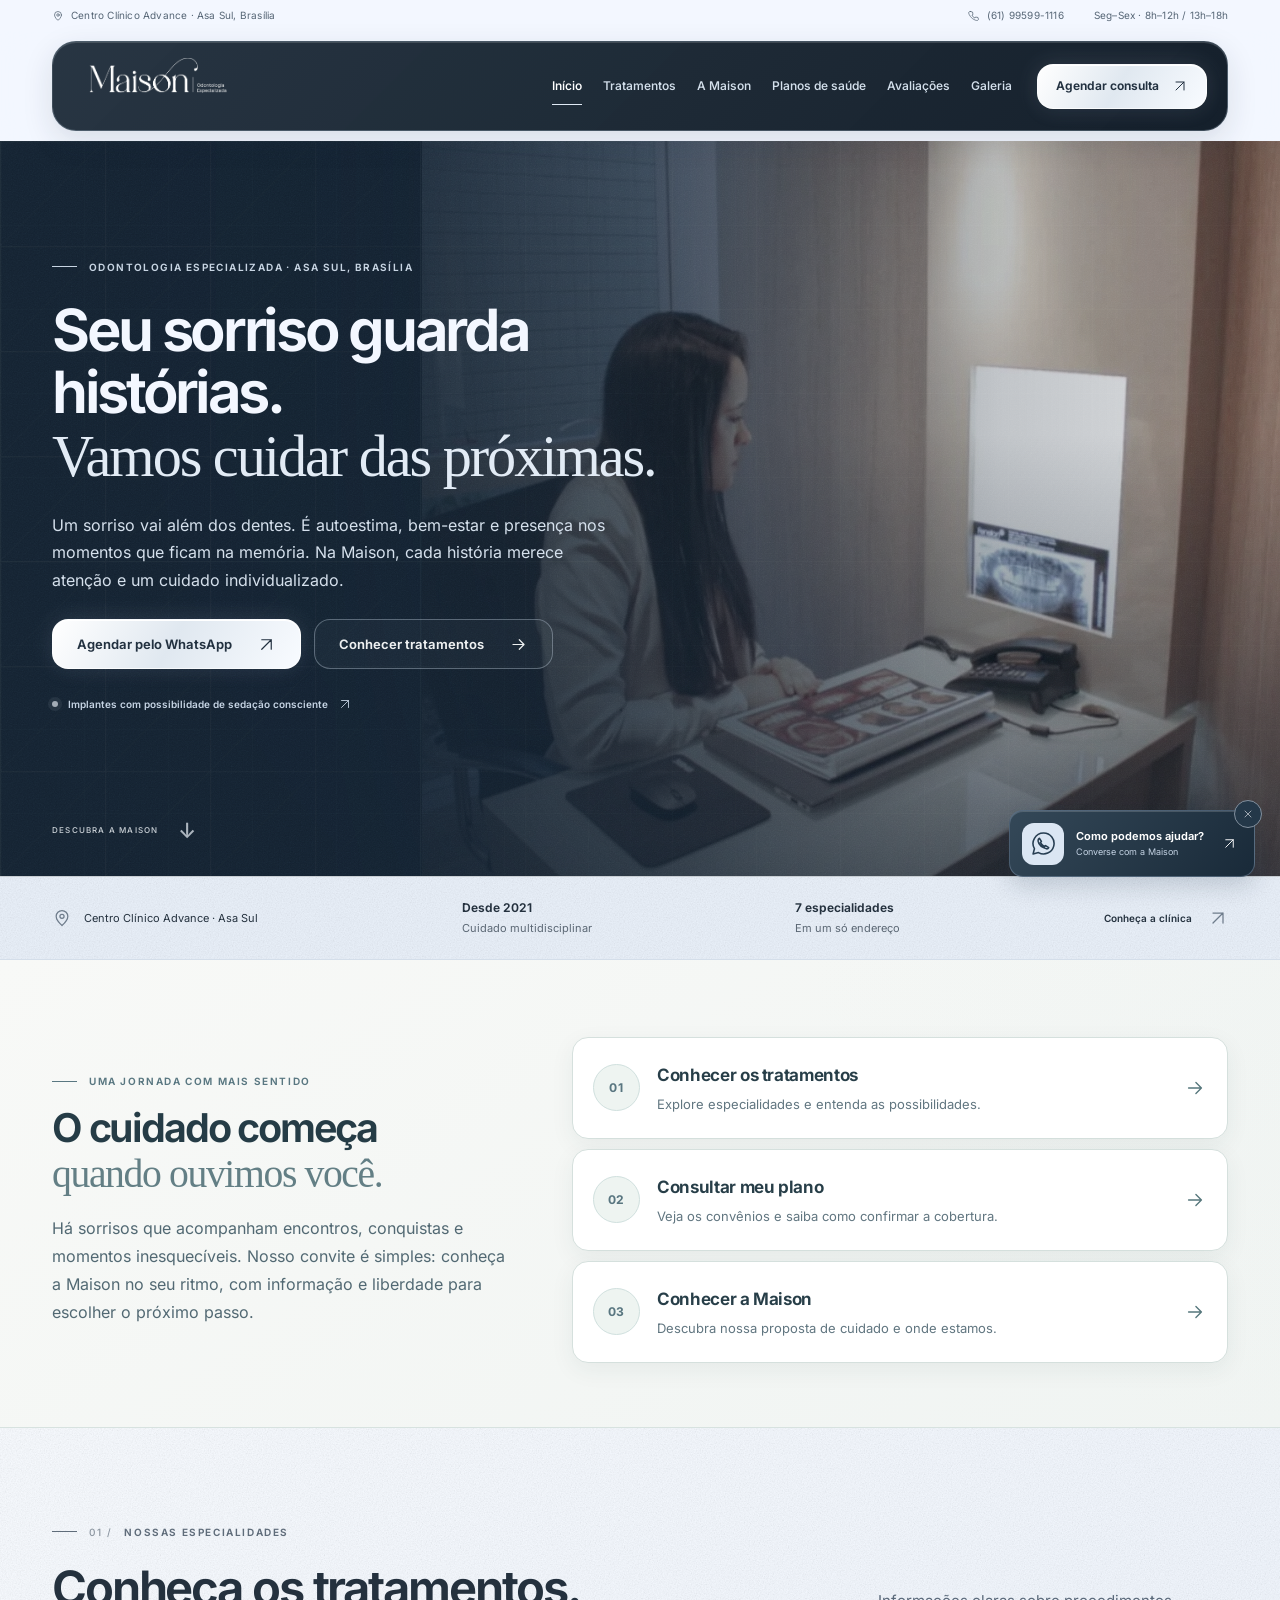
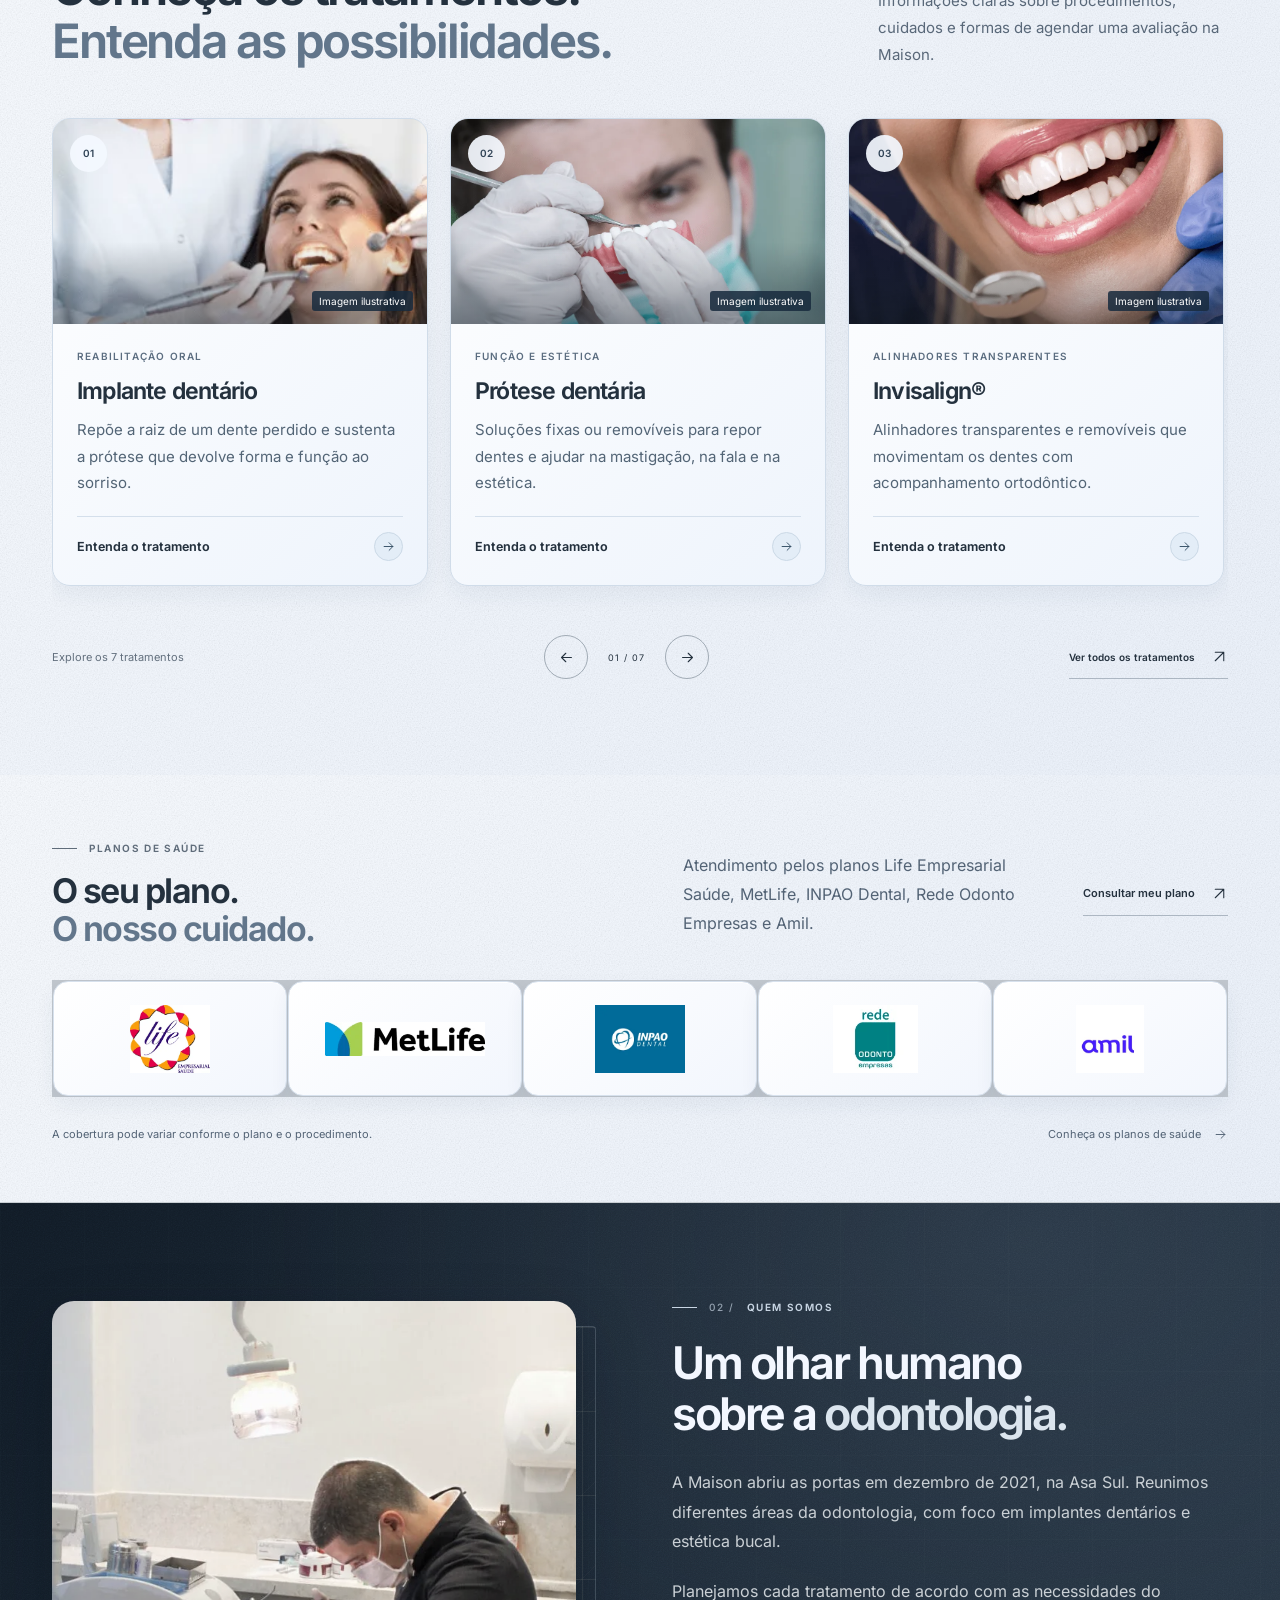
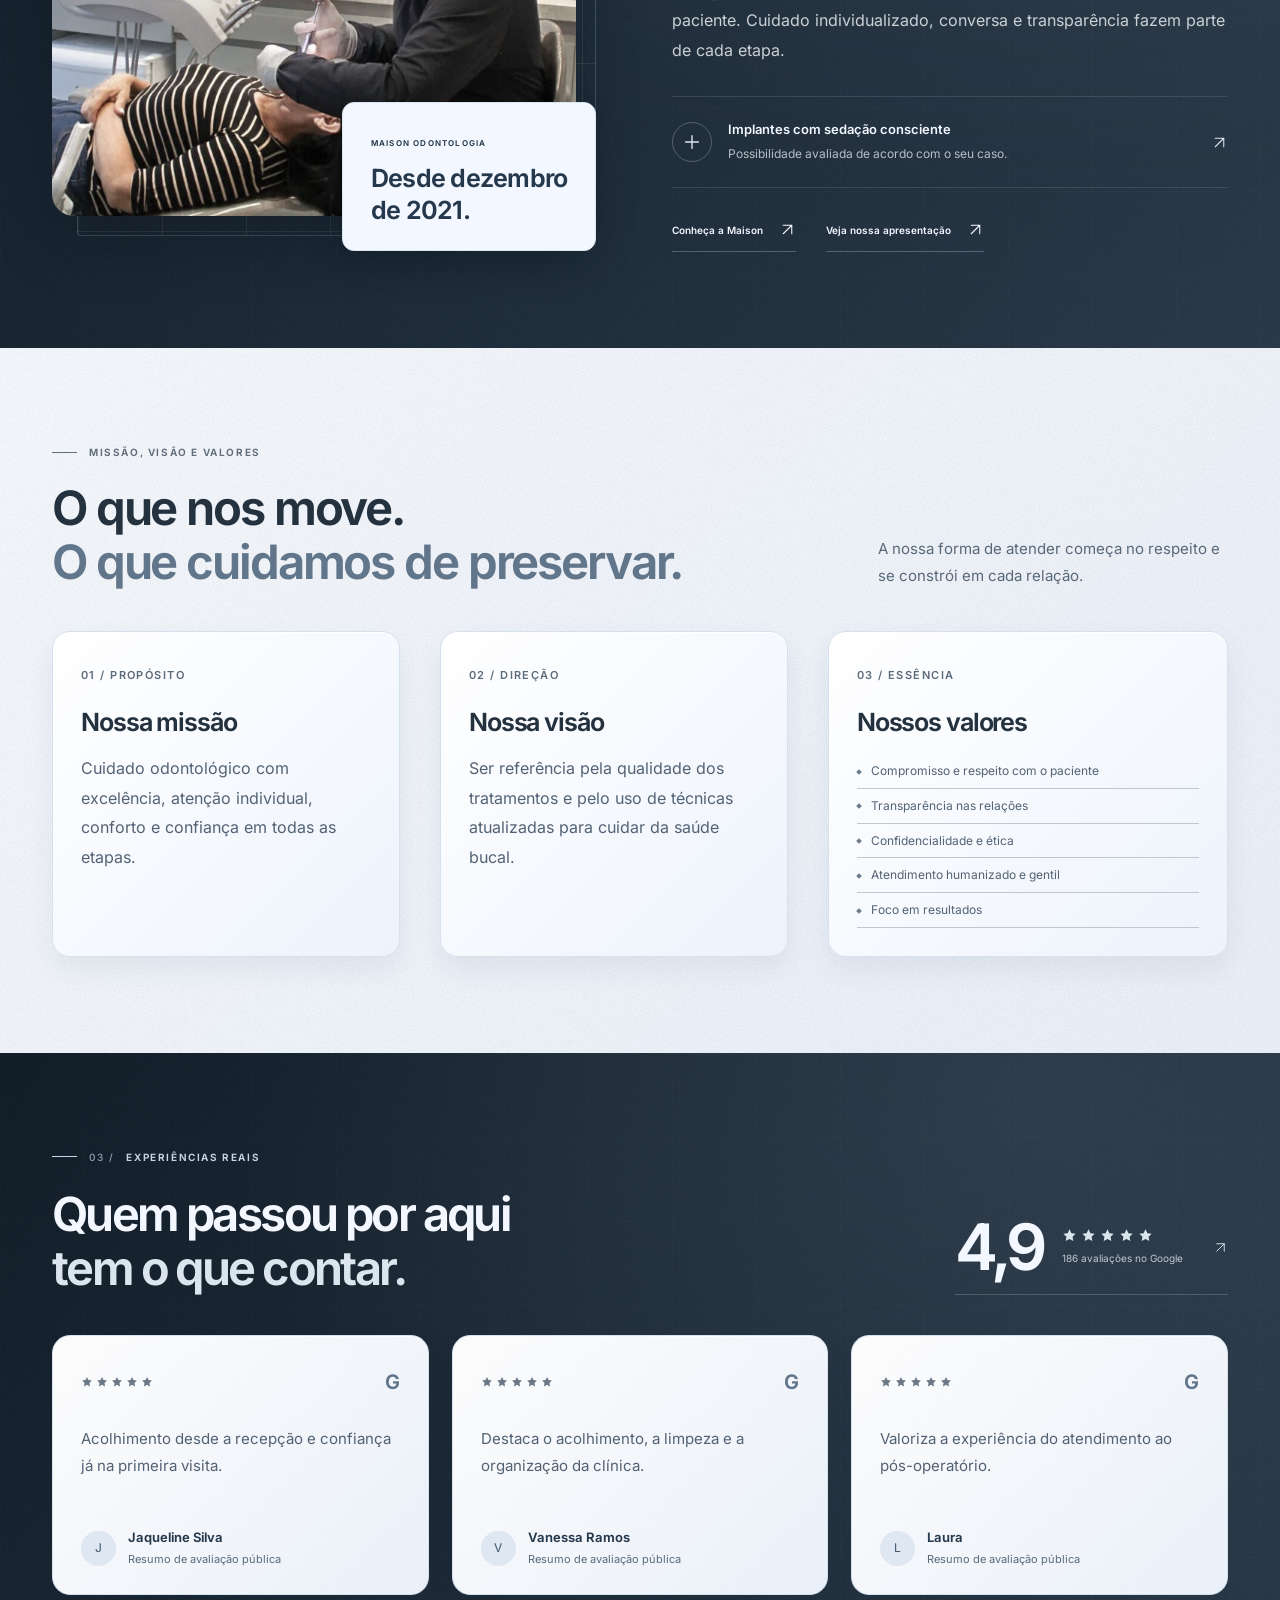
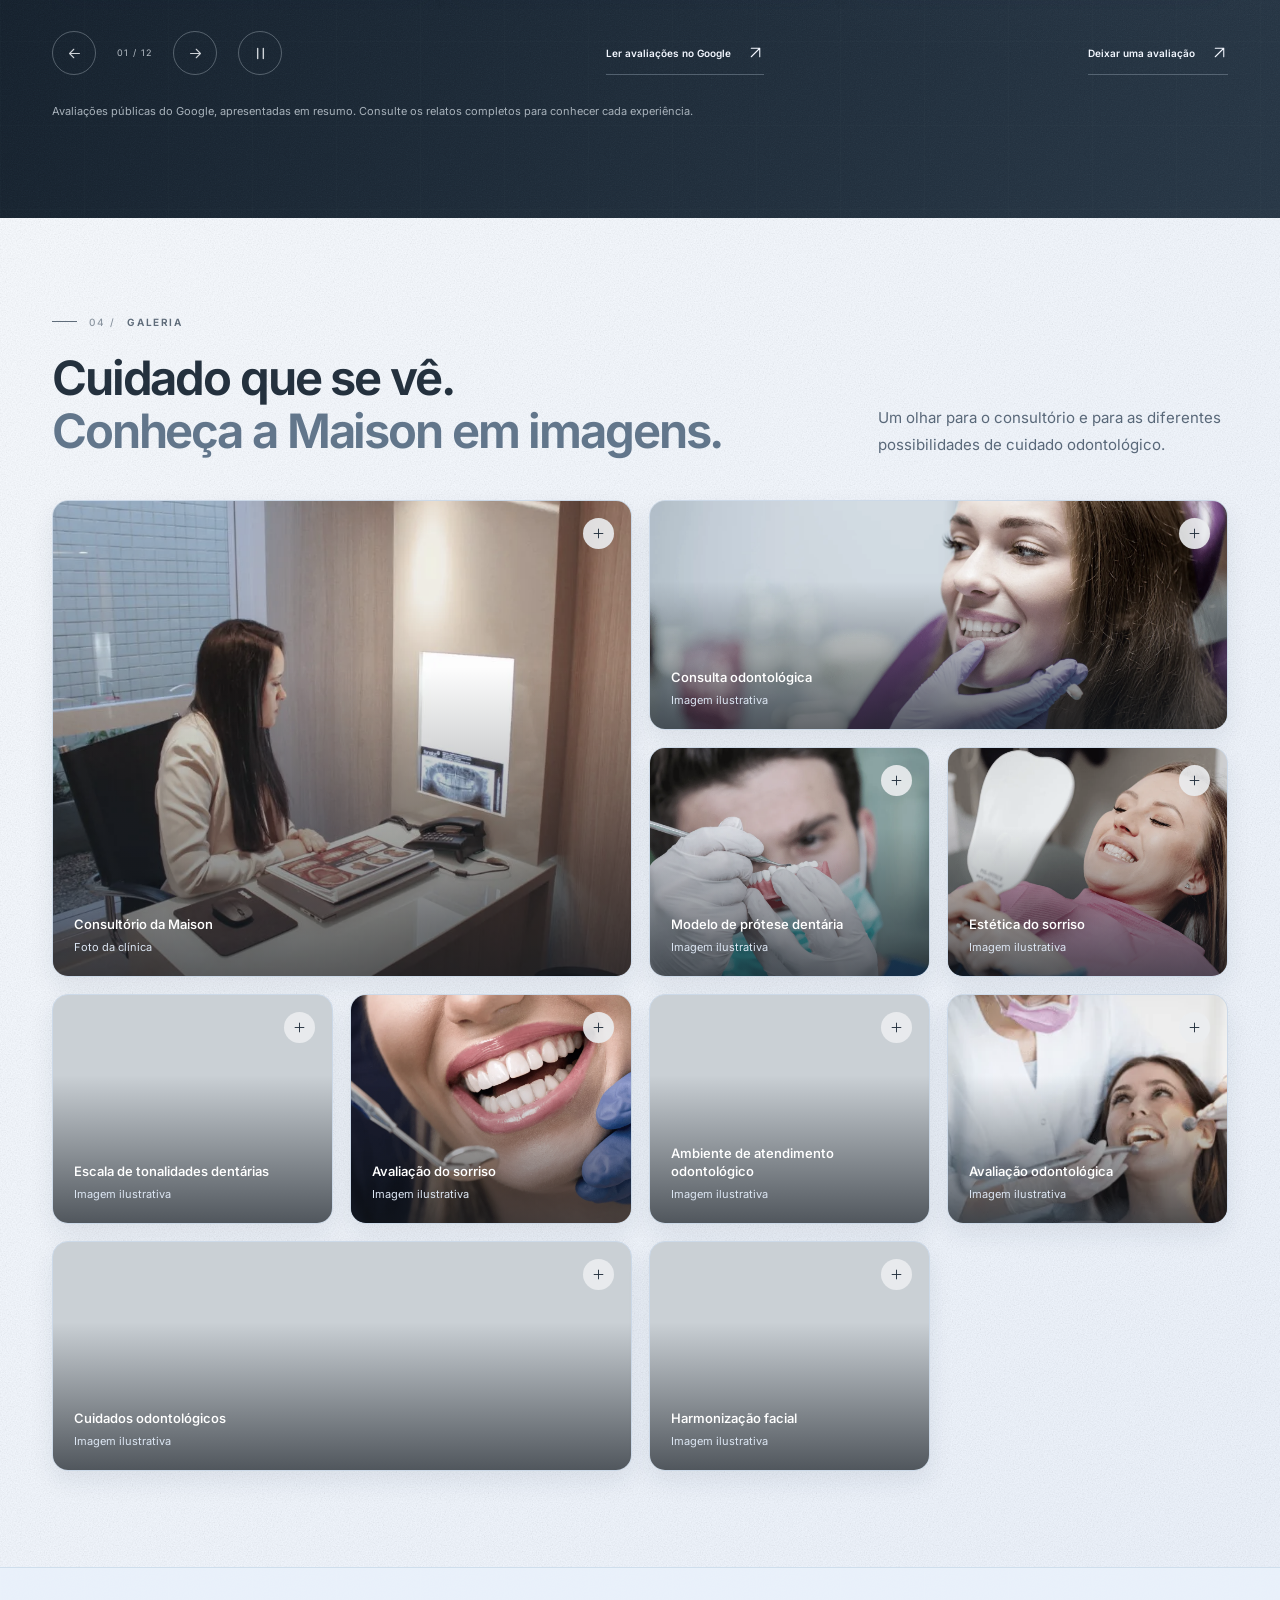
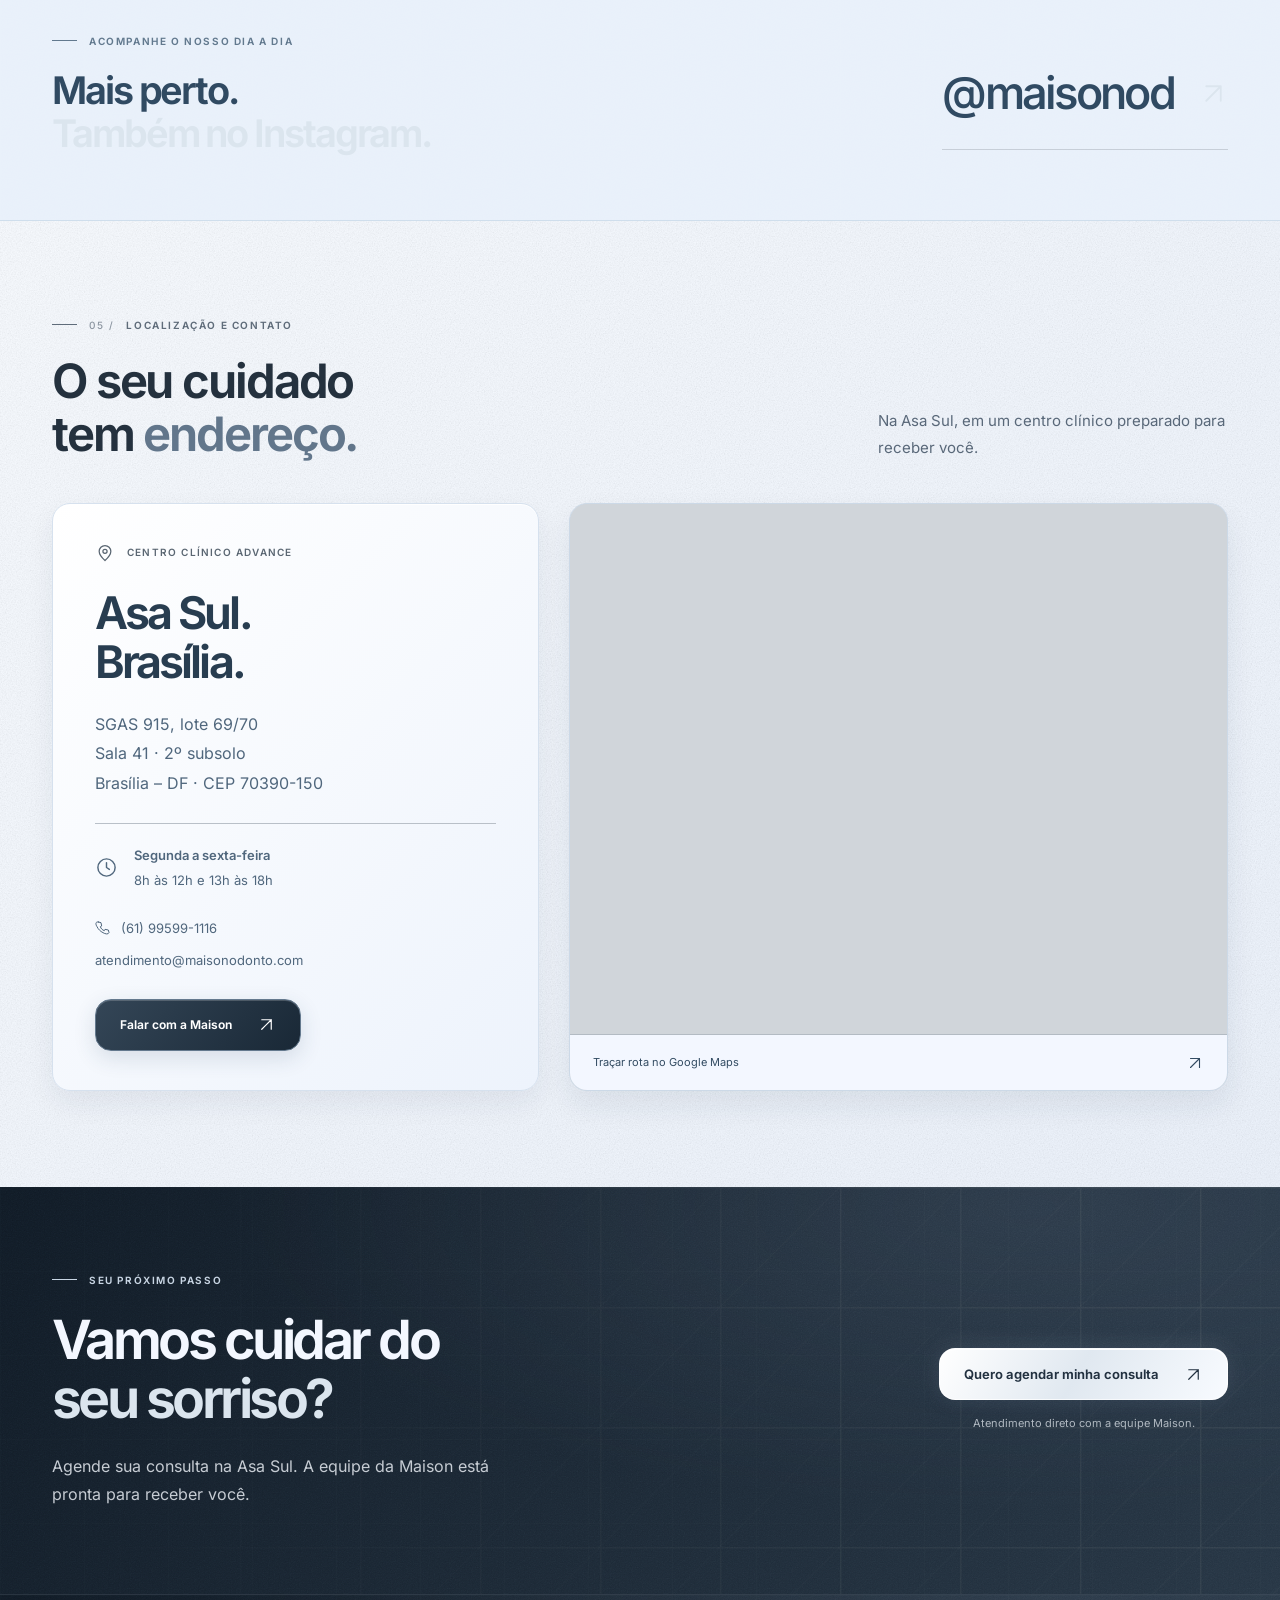
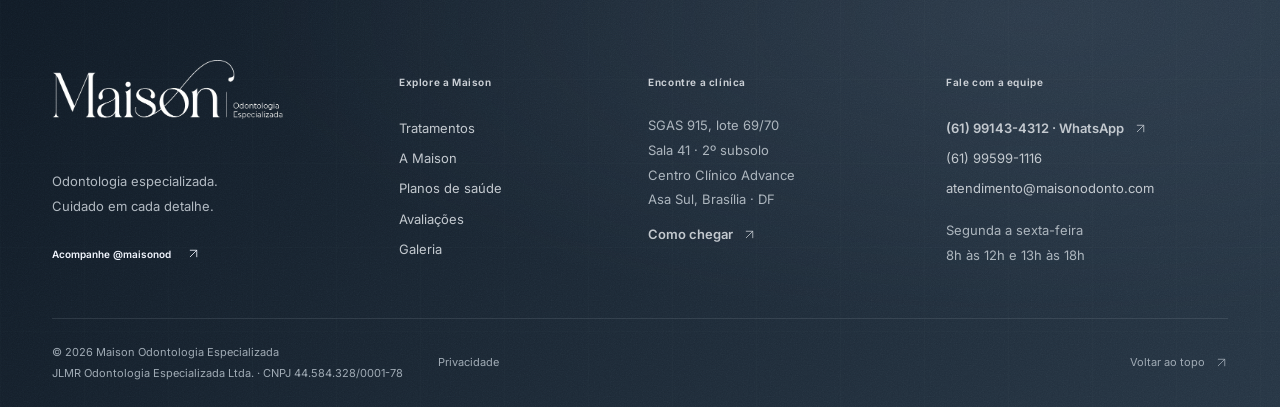
<file: index.html>
<!doctype html><html lang="pt-BR"><head><meta charset="utf-8"><meta name="viewport" content="width=device-width,initial-scale=1,viewport-fit=cover"><meta name="theme-color" content="#172b3b"><title>Maison Odontologia Especializada | Asa Sul, Brasília</title><meta name="description" content="Clínica odontológica na Asa Sul. Sete tratamentos, cinco planos de saúde, implantes com possibilidade de sedação consciente e WhatsApp direto."><meta name="robots" content="noindex,nofollow"><link rel="canonical" href="https://cornflowerblue-reindeer-259674.hostingersite.com/"><meta property="og:type" content="website"><meta property="og:locale" content="pt_BR"><meta property="og:site_name" content="Maison Odontologia Especializada"><meta property="og:title" content="Maison Odontologia Especializada | Asa Sul, Brasília"><meta property="og:description" content="Clínica odontológica na Asa Sul. Sete tratamentos, cinco planos de saúde, implantes com possibilidade de sedação consciente e WhatsApp direto."><meta property="og:url" content="https://cornflowerblue-reindeer-259674.hostingersite.com/"><meta property="og:image" content="https://cornflowerblue-reindeer-259674.hostingersite.com/assets/img/og-maison.jpg"><meta name="twitter:card" content="summary_large_image"><link rel="icon" type="image/svg+xml" href="assets/img/favicon.svg"><link rel="preload" href="assets/fonts/inter-variable.woff2" as="font" type="font/woff2" crossorigin><link rel="stylesheet" href="assets/css/maison.css?v=maison-v8"><link rel="stylesheet" href="assets/css/maison-v8.css?v=maison-v8"><link rel="stylesheet" href="assets/css/maison-desktop-v14.css?v=maison-v14"><script type="application/ld+json">{"@context": "https://schema.org", "@graph": [{"@type": "Dentist", "@id": "https://cornflowerblue-reindeer-259674.hostingersite.com/#maison", "name": "Maison Odontologia Especializada", "legalName": "JLMR Odontologia Especializada Ltda.", "taxID": "44.584.328/0001-78", "url": "https://cornflowerblue-reindeer-259674.hostingersite.com/", "telephone": "+55 61 99599-1116", "email": "atendimento@maisonodonto.com", "image": "https://cornflowerblue-reindeer-259674.hostingersite.com/assets/img/clinica.webp", "address": {"@type": "PostalAddress", "streetAddress": "SGAS 915, lote 69/70, sala 41, 2º subsolo, Centro Clínico Advance", "addressLocality": "Brasília", "addressRegion": "DF", "postalCode": "70390-150", "addressCountry": "BR"}, "openingHoursSpecification": [{"@type": "OpeningHoursSpecification", "dayOfWeek": ["Monday", "Tuesday", "Wednesday", "Thursday", "Friday"], "opens": "08:00", "closes": "12:00"}, {"@type": "OpeningHoursSpecification", "dayOfWeek": ["Monday", "Tuesday", "Wednesday", "Thursday", "Friday"], "opens": "13:00", "closes": "18:00"}], "sameAs": ["https://www.instagram.com/maisonod/"]}]}</script><style>#opening{opacity:0;visibility:hidden;pointer-events:none;animation:maison-opening-exit 2.3s both}#opening.is-hidden{animation:none;opacity:0;visibility:hidden;pointer-events:none}#conteudo:target~#opening{display:none}@keyframes maison-opening-exit{0%,72%{opacity:1;visibility:visible;pointer-events:auto}100%{opacity:0;visibility:hidden;pointer-events:none}}@media(prefers-reduced-motion:reduce){#opening{display:none;animation:none}}</style></head><body id="topo" class="home-page"><a class="skip-link" href="#conteudo">Pular para o conteúdo</a><div class="topbar"><div class="container"><span><svg class="icon " viewBox="0 0 24 24" fill="none" aria-hidden="true"><path d="M19 10c0 5-7 11-7 11S5 15 5 10a7 7 0 1 1 14 0Z"/><circle cx="12" cy="10" r="2.5"/></svg> Centro Clínico Advance · Asa Sul, Brasília</span><a href="tel:+5561995991116"><svg class="icon " viewBox="0 0 24 24" fill="none" aria-hidden="true"><path d="m5 3 4 1 1 5-2 1c1 3 3 5 6 6l1-2 5 1 1 4c-1 3-6 2-9 0-4-2-7-5-9-9-2-3-3-8 2-7Z"/></svg> (61) 99599-1116</a><span class="topbar-hours">Seg–Sex · 8h–12h / 13h–18h</span></div></div>
<header class="site-header"><div class="scroll-progress" aria-hidden="true"></div><div class="container header-inner"><a href="index.html" class="brand" aria-label="Maison Odontologia — início"><img src="assets/img/logo.webp" width="650" height="255" alt="Maison Odontologia Especializada"></a><nav class="desktop-nav" aria-label="Menu principal"><a href="index.html" aria-current="page">Início</a><a href="especialidades.html">Tratamentos</a><a href="a-maison.html">A Maison</a><a href="convenios.html">Planos de saúde</a><a href="index.html#avaliacoes">Avaliações</a><a href="index.html#galeria">Galeria</a></nav><a class="btn btn-gold header-cta" href="https://wa.me/5561991434312?text=Ol%C3%A1%2C%20Maison%21%20Gostaria%20de%20agendar%20uma%20consulta." target="_blank" rel="noopener noreferrer"><span class="desktop-label">Agendar consulta</span><span class="mobile-label">Agendar</span><svg class="icon " viewBox="0 0 24 24" fill="none" aria-hidden="true"><path d="M6 18 18 6M6 6h12v12"/></svg></a><details class="mobile-menu"><summary aria-label="Abrir ou fechar menu"><span></span><span></span><span></span></summary><div class="mobile-panel"><span class="eyebrow"><i></i>MAISON · ODONTOLOGIA ESPECIALIZADA</span><nav aria-label="Menu do celular"><a href="index.html" aria-current="page">Início</a><a href="especialidades.html">Tratamentos</a><a href="a-maison.html">A Maison</a><a href="convenios.html">Planos de saúde</a><a href="index.html#avaliacoes">Avaliações</a><a href="index.html#galeria">Galeria</a><a href="contato.html">Como chegar e contato</a></nav><a class="btn btn-gold " href="https://wa.me/5561991434312?text=Ol%C3%A1%2C%20Maison%21%20Gostaria%20de%20agendar%20uma%20consulta." target="_blank" rel="noopener noreferrer">Agendar pelo WhatsApp<svg class="icon " viewBox="0 0 24 24" fill="none" aria-hidden="true"><path d="M6 18 18 6M6 6h12v12"/></svg></a><a class="mobile-instagram" href="https://www.instagram.com/maisonod/" target="_blank" rel="noopener noreferrer">Instagram · @maisonod<svg class="icon " viewBox="0 0 24 24" fill="none" aria-hidden="true"><path d="M6 18 18 6M6 6h12v12"/></svg></a><p>SGAS 915 · Centro Clínico Advance<br>Sala 41 · 2º subsolo · Asa Sul</p></div></details></div></header><main id="conteudo" tabindex="-1"><section class="hero forest" id="inicio"><div class="hero-image"><img class="" src="assets/img/clinica.webp" alt="Ambiente de consulta da Maison Odontologia na Asa Sul" width="1024" height="683" loading="eager" fetchpriority="high" decoding="async"></div><div class="hero-shade"></div><div class="hero-lines" aria-hidden="true"></div><div class="container hero-content"><div class="hero-copy"><span class="eyebrow"><i></i>ODONTOLOGIA ESPECIALIZADA · ASA SUL, BRASÍLIA</span><h1>Seu sorriso guarda<br>histórias.<br><em>Vamos cuidar das próximas.</em></h1><p>Um sorriso vai além dos dentes. É autoestima, bem-estar e presença nos momentos que ficam na memória. Na Maison, cada história merece atenção e um cuidado individualizado.</p><div class="hero-actions"><a class="btn btn-gold " href="https://wa.me/5561991434312?text=Ol%C3%A1%2C%20Maison%21%20Gostaria%20de%20agendar%20uma%20consulta." target="_blank" rel="noopener noreferrer">Agendar pelo WhatsApp<svg class="icon " viewBox="0 0 24 24" fill="none" aria-hidden="true"><path d="M6 18 18 6M6 6h12v12"/></svg></a><a class="btn btn-ghost" href="#tratamentos">Conhecer tratamentos <svg class="icon " viewBox="0 0 24 24" fill="none" aria-hidden="true"><path d="M5 12h14m-6-6 6 6-6 6"/></svg></a></div><a class="hero-sedation" href="implantes-dentarios.html"><span></span>Implantes com possibilidade de sedação consciente <svg class="icon " viewBox="0 0 24 24" fill="none" aria-hidden="true"><path d="M6 18 18 6M6 6h12v12"/></svg></a></div><a class="hero-proof" href="#avaliacoes"><div><span class="stars" aria-label="5 estrelas"><svg class="icon " viewBox="0 0 24 24" fill="none" aria-hidden="true"><path d="m12 2 3 6.2 6.8 1-4.9 4.8 1.2 6.8L12 17.6l-6.1 3.2 1.2-6.8-4.9-4.8 6.8-1L12 2Z"/></svg><svg class="icon " viewBox="0 0 24 24" fill="none" aria-hidden="true"><path d="m12 2 3 6.2 6.8 1-4.9 4.8 1.2 6.8L12 17.6l-6.1 3.2 1.2-6.8-4.9-4.8 6.8-1L12 2Z"/></svg><svg class="icon " viewBox="0 0 24 24" fill="none" aria-hidden="true"><path d="m12 2 3 6.2 6.8 1-4.9 4.8 1.2 6.8L12 17.6l-6.1 3.2 1.2-6.8-4.9-4.8 6.8-1L12 2Z"/></svg><svg class="icon " viewBox="0 0 24 24" fill="none" aria-hidden="true"><path d="m12 2 3 6.2 6.8 1-4.9 4.8 1.2 6.8L12 17.6l-6.1 3.2 1.2-6.8-4.9-4.8 6.8-1L12 2Z"/></svg><svg class="icon " viewBox="0 0 24 24" fill="none" aria-hidden="true"><path d="m12 2 3 6.2 6.8 1-4.9 4.8 1.2 6.8L12 17.6l-6.1 3.2 1.2-6.8-4.9-4.8 6.8-1L12 2Z"/></svg></span><span>EXPERIÊNCIAS QUE INSPIRAM CONFIANÇA</span></div><strong>4,9 <small>/ 5</small></strong><p>186 avaliações no Google</p><span class="hero-proof-link">Conheça os relatos <svg class="icon " viewBox="0 0 24 24" fill="none" aria-hidden="true"><path d="M5 12h14m-6-6 6 6-6 6"/></svg></span></a><a class="hero-discover" href="#tratamentos">DESCUBRA A MAISON <span>↓</span></a><span class="hero-photo-label">MAISON ODONTOLOGIA · FOTO DA CLÍNICA</span></div></section>
<div class="credibility-strip paper"><div class="container"><span><svg class="icon " viewBox="0 0 24 24" fill="none" aria-hidden="true"><path d="M19 10c0 5-7 11-7 11S5 15 5 10a7 7 0 1 1 14 0Z"/><circle cx="12" cy="10" r="2.5"/></svg>Centro Clínico Advance · Asa Sul</span><span><b>Desde 2021</b> Cuidado multidisciplinar</span><span><b>7 especialidades</b> Em um só endereço</span><a href="contato.html">Conheça a clínica <svg class="icon " viewBox="0 0 24 24" fill="none" aria-hidden="true"><path d="M6 18 18 6M6 6h12v12"/></svg></a></div></div><section class="home-desktop-guide" aria-labelledby="home-guide-title"><div class="container"><div class="home-desktop-guide-intro"><span class="eyebrow"><i></i>UMA JORNADA COM MAIS SENTIDO</span><h2 id="home-guide-title">O cuidado começa<br><em>quando ouvimos você.</em></h2><p>Há sorrisos que acompanham encontros, conquistas e momentos inesquecíveis. Nosso convite é simples: conheça a Maison no seu ritmo, com informação e liberdade para escolher o próximo passo.</p></div><div class="home-desktop-guide-paths" aria-label="Por onde começar"><a class="home-desktop-guide-path" href="especialidades.html"><span class="home-desktop-guide-path-num" aria-hidden="true">01</span><span class="home-desktop-guide-path-copy"><strong>Conhecer os tratamentos</strong><span>Explore especialidades e entenda as possibilidades.</span></span><svg class="icon " viewBox="0 0 24 24" fill="none" aria-hidden="true"><path d="M5 12h14m-6-6 6 6-6 6"/></svg></a><a class="home-desktop-guide-path" href="convenios.html"><span class="home-desktop-guide-path-num" aria-hidden="true">02</span><span class="home-desktop-guide-path-copy"><strong>Consultar meu plano</strong><span>Veja os convênios e saiba como confirmar a cobertura.</span></span><svg class="icon " viewBox="0 0 24 24" fill="none" aria-hidden="true"><path d="M5 12h14m-6-6 6 6-6 6"/></svg></a><a class="home-desktop-guide-path" href="a-maison.html"><span class="home-desktop-guide-path-num" aria-hidden="true">03</span><span class="home-desktop-guide-path-copy"><strong>Conhecer a Maison</strong><span>Descubra nossa proposta de cuidado e onde estamos.</span></span><svg class="icon " viewBox="0 0 24 24" fill="none" aria-hidden="true"><path d="M5 12h14m-6-6 6 6-6 6"/></svg></a></div></div></section><section class="section treatments paper" id="tratamentos"><div class="container"><div class="section-heading"><div><span class="eyebrow"><i></i><b>01 /</b> NOSSAS ESPECIALIDADES</span><h2>Conheça os tratamentos.<br><em>Entenda as possibilidades.</em></h2></div><p>Informações claras sobre procedimentos, cuidados e formas de agendar uma avaliação na Maison.</p></div><div class="services-rail" data-carousel="services" aria-label="Sete tratamentos da Maison"><article class="service-card" id="implantes"><a href="implantes-dentarios.html"><div class="service-image"><img class="" src="assets/img/tratamento-implantes.webp" alt="Imagem ilustrativa de implante dentário" width="300" height="300" loading="lazy" decoding="async"><span class="service-number">01</span><span class="service-photo-note">Imagem ilustrativa</span></div><div class="service-card-content"><span class="micro-label">Reabilitação oral</span><h3>Implante dentário</h3><p>Repõe a raiz de um dente perdido e sustenta a prótese que devolve forma e função ao sorriso.</p><span class="card-link">Entenda o tratamento <span><svg class="icon " viewBox="0 0 24 24" fill="none" aria-hidden="true"><path d="M5 12h14m-6-6 6 6-6 6"/></svg></span></span></div></a></article><article class="service-card" id="proteses"><a href="proteses-dentarias.html"><div class="service-image"><img class="" src="assets/img/tratamento-protese.webp" alt="Imagem ilustrativa de prótese dentária" width="1024" height="1024" loading="lazy" decoding="async"><span class="service-number">02</span><span class="service-photo-note">Imagem ilustrativa</span></div><div class="service-card-content"><span class="micro-label">Função e estética</span><h3>Prótese dentária</h3><p>Soluções fixas ou removíveis para repor dentes e ajudar na mastigação, na fala e na estética.</p><span class="card-link">Entenda o tratamento <span><svg class="icon " viewBox="0 0 24 24" fill="none" aria-hidden="true"><path d="M5 12h14m-6-6 6 6-6 6"/></svg></span></span></div></a></article><article class="service-card" id="invisalign"><a href="invisalign.html"><div class="service-image"><img class="" src="assets/img/tratamento-invisalign.webp" alt="Imagem ilustrativa de invisalign®" width="1024" height="1024" loading="lazy" decoding="async"><span class="service-number">03</span><span class="service-photo-note">Imagem ilustrativa</span></div><div class="service-card-content"><span class="micro-label">Alinhadores transparentes</span><h3>Invisalign®</h3><p>Alinhadores transparentes e removíveis que movimentam os dentes com acompanhamento ortodôntico.</p><span class="card-link">Entenda o tratamento <span><svg class="icon " viewBox="0 0 24 24" fill="none" aria-hidden="true"><path d="M5 12h14m-6-6 6 6-6 6"/></svg></span></span></div></a></article><article class="service-card" id="lentes"><a href="lentes-de-contato-dental.html"><div class="service-image"><img class="" src="assets/img/tratamento-lentes.webp" alt="Imagem ilustrativa de lentes de contato dentais" width="1024" height="1024" loading="lazy" decoding="async"><span class="service-number">04</span><span class="service-photo-note">Imagem ilustrativa</span></div><div class="service-card-content"><span class="micro-label">Estética dental</span><h3>Lentes de contato dentais</h3><p>Lâminas finas sobre a frente dos dentes para planejar mudanças de cor, forma e proporção.</p><span class="card-link">Entenda o tratamento <span><svg class="icon " viewBox="0 0 24 24" fill="none" aria-hidden="true"><path d="M5 12h14m-6-6 6 6-6 6"/></svg></span></span></div></a></article><article class="service-card" id="cirurgia"><a href="cirurgia-dentaria.html"><div class="service-image"><img class="" src="assets/img/tratamento-cirurgia.webp" alt="Imagem ilustrativa de cirurgia dentária" width="1024" height="683" loading="lazy" decoding="async"><span class="service-number">05</span><span class="service-photo-note">Imagem ilustrativa</span></div><div class="service-card-content"><span class="micro-label">Cuidado cirúrgico</span><h3>Cirurgia dentária</h3><p>Procedimentos como extrações, com avaliação, planejamento e orientações para a recuperação.</p><span class="card-link">Entenda o tratamento <span><svg class="icon " viewBox="0 0 24 24" fill="none" aria-hidden="true"><path d="M5 12h14m-6-6 6 6-6 6"/></svg></span></span></div></a></article><article class="service-card" id="clareamento"><a href="clareamento-dental.html"><div class="service-image"><img class="" src="assets/img/tratamento-clareamento.webp" alt="Imagem ilustrativa de clareamento dentário" width="1024" height="1024" loading="lazy" decoding="async"><span class="service-number">06</span><span class="service-photo-note">Imagem ilustrativa</span></div><div class="service-card-content"><span class="micro-label">Estética do sorriso</span><h3>Clareamento dentário</h3><p>Tratamento para clarear dentes naturais, no consultório ou em casa com supervisão profissional.</p><span class="card-link">Entenda o tratamento <span><svg class="icon " viewBox="0 0 24 24" fill="none" aria-hidden="true"><path d="M5 12h14m-6-6 6 6-6 6"/></svg></span></span></div></a></article><article class="service-card" id="harmonizacao"><a href="harmonizacao-orofacial.html"><div class="service-image"><img class="" src="assets/img/tratamento-harmonizacao.webp" alt="Imagem ilustrativa de harmonização facial" width="1024" height="1024" loading="lazy" decoding="async"><span class="service-number">07</span><span class="service-photo-note">Imagem ilustrativa</span></div><div class="service-card-content"><span class="micro-label">Harmonia facial</span><h3>Harmonização facial</h3><p>Planejamento estético das proporções do rosto, com técnicas escolhidas para os seus objetivos.</p><span class="card-link">Entenda o tratamento <span><svg class="icon " viewBox="0 0 24 24" fill="none" aria-hidden="true"><path d="M5 12h14m-6-6 6 6-6 6"/></svg></span></span></div></a></article></div><div class="carousel-bottom"><span>Explore os 7 tratamentos <span class="mobile-hint">· Deslize para conhecer</span></span><div class="carousel-controls"><button type="button" data-prev="services" aria-label="Tratamento anterior"><svg class="icon reverse" viewBox="0 0 24 24" fill="none" aria-hidden="true"><path d="M5 12h14m-6-6 6 6-6 6"/></svg></button><span data-status="services">01 / 07</span><button type="button" data-next="services" aria-label="Próximo tratamento"><svg class="icon " viewBox="0 0 24 24" fill="none" aria-hidden="true"><path d="M5 12h14m-6-6 6 6-6 6"/></svg></button></div><a class="text-link" href="especialidades.html">Ver todos os tratamentos <svg class="icon " viewBox="0 0 24 24" fill="none" aria-hidden="true"><path d="M6 18 18 6M6 6h12v12"/></svg></a></div></div></section><section class="plans-section paper" id="planos"><div class="container"><div class="plans-heading"><div><span class="eyebrow"><i></i>PLANOS DE SAÚDE</span><h2>O seu plano.<br><em>O nosso cuidado.</em></h2></div><div><p>Atendimento pelos planos Life Empresarial Saúde, MetLife, INPAO Dental, Rede Odonto Empresas e Amil.</p><a class="text-link" href="https://wa.me/5561991434312?text=Ol%C3%A1%2C%20Maison%21%20Gostaria%20de%20consultar%20o%20atendimento%20pelo%20meu%20plano%20de%20sa%C3%BAde." target="_blank" rel="noopener noreferrer">Consultar meu plano<svg class="icon " viewBox="0 0 24 24" fill="none" aria-hidden="true"><path d="M6 18 18 6M6 6h12v12"/></svg></a></div></div><div class="plan-grid" aria-label="Planos de saúde atendidos"><div class="plan-logo" data-reveal><img src="assets/img/plan-life.webp" alt="Life Empresarial Saúde" width="240" height="200" loading="lazy" decoding="async"></div><div class="plan-logo" data-reveal><img src="assets/img/plan-metlife.webp" alt="MetLife" width="300" height="64" loading="lazy" decoding="async"></div><div class="plan-logo" data-reveal><img src="assets/img/plan-inpao.webp" alt="INPAO Dental" width="240" height="200" loading="lazy" decoding="async"></div><div class="plan-logo" data-reveal><img src="assets/img/plan-odontoempresas.webp" alt="Rede Odonto Empresas" width="240" height="200" loading="lazy" decoding="async"></div><div class="plan-logo" data-reveal><img src="assets/img/plan-amil.webp" alt="Amil" width="240" height="200" loading="lazy" decoding="async"></div></div><div class="plans-bottom"><span>A cobertura pode variar conforme o plano e o procedimento.</span><a href="convenios.html">Conheça os planos de saúde <svg class="icon " viewBox="0 0 24 24" fill="none" aria-hidden="true"><path d="M5 12h14m-6-6 6 6-6 6"/></svg></a></div></div></section><section class="section about-section forest" id="sobre"><div class="container about-grid"><div class="about-visual" data-reveal><img class="about-main-photo" src="assets/img/atendimento-1024.webp" alt="Atendimento odontológico na Maison" width="1024" height="686" loading="lazy" decoding="async"><div class="about-photo-tag"><span>MAISON ODONTOLOGIA</span><b>Desde dezembro<br>de 2021.</b></div></div><div class="about-copy" data-reveal><span class="eyebrow"><i></i><b>02 /</b> QUEM SOMOS</span><h2>Um olhar humano<br>sobre a <em>odontologia.</em></h2><p>A Maison abriu as portas em dezembro de 2021, na Asa Sul. Reunimos diferentes áreas da odontologia, com foco em implantes dentários e estética bucal.</p><p>Planejamos cada tratamento de acordo com as necessidades do paciente. Cuidado individualizado, conversa e transparência fazem parte de cada etapa.</p><a class="sedation-link" href="implantes-dentarios.html"><span><svg class="icon " viewBox="0 0 24 24" fill="none" aria-hidden="true"><path d="M12 5v14M5 12h14"/></svg></span><div><b>Implantes com sedação consciente</b><small>Possibilidade avaliada de acordo com o seu caso.</small></div><svg class="icon " viewBox="0 0 24 24" fill="none" aria-hidden="true"><path d="M6 18 18 6M6 6h12v12"/></svg></a><div class="about-actions"><a class="text-link" href="a-maison.html">Conheça a Maison <svg class="icon " viewBox="0 0 24 24" fill="none" aria-hidden="true"><path d="M6 18 18 6M6 6h12v12"/></svg></a><a class="text-link" href="https://www.instagram.com/maisonod/p/DBZYqyhp9SQ/" target="_blank" rel="noopener noreferrer">Veja nossa apresentação<svg class="icon " viewBox="0 0 24 24" fill="none" aria-hidden="true"><path d="M6 18 18 6M6 6h12v12"/></svg></a></div></div></div></section><section class="section purpose paper"><div class="container"><div class="section-heading"><div><span class="eyebrow"><i></i>MISSÃO, VISÃO E VALORES</span><h2>O que nos move.<br><em>O que cuidamos de preservar.</em></h2></div><p>A nossa forma de atender começa no respeito e se constrói em cada relação.</p></div><div class="purpose-grid"><article data-reveal><span class="purpose-num">01 / PROPÓSITO</span><h3>Nossa missão</h3><p>Cuidado odontológico com excelência, atenção individual, conforto e confiança em todas as etapas.</p></article><article data-reveal><span class="purpose-num">02 / DIREÇÃO</span><h3>Nossa visão</h3><p>Ser referência pela qualidade dos tratamentos e pelo uso de técnicas atualizadas para cuidar da saúde bucal.</p></article><article class="purpose-values" data-reveal><span class="purpose-num">03 / ESSÊNCIA</span><h3>Nossos valores</h3><ul><li>Compromisso e respeito com o paciente</li><li>Transparência nas relações</li><li>Confidencialidade e ética</li><li>Atendimento humanizado e gentil</li><li>Foco em resultados</li></ul></article></div></div></section><section class="section reviews-section forest" id="avaliacoes"><div class="container"><div class="reviews-heading"><div data-reveal><span class="eyebrow"><i></i><b>03 /</b> EXPERIÊNCIAS REAIS</span><h2>Quem passou por aqui<br><em>tem o que contar.</em></h2></div><a href="https://search.google.com/local/reviews?ludocid=7965416693532771631" target="_blank" rel="noopener noreferrer" class="rating-summary"><strong>4,9</strong><div><span class="stars" aria-label="5 estrelas"><svg class="icon " viewBox="0 0 24 24" fill="none" aria-hidden="true"><path d="m12 2 3 6.2 6.8 1-4.9 4.8 1.2 6.8L12 17.6l-6.1 3.2 1.2-6.8-4.9-4.8 6.8-1L12 2Z"/></svg><svg class="icon " viewBox="0 0 24 24" fill="none" aria-hidden="true"><path d="m12 2 3 6.2 6.8 1-4.9 4.8 1.2 6.8L12 17.6l-6.1 3.2 1.2-6.8-4.9-4.8 6.8-1L12 2Z"/></svg><svg class="icon " viewBox="0 0 24 24" fill="none" aria-hidden="true"><path d="m12 2 3 6.2 6.8 1-4.9 4.8 1.2 6.8L12 17.6l-6.1 3.2 1.2-6.8-4.9-4.8 6.8-1L12 2Z"/></svg><svg class="icon " viewBox="0 0 24 24" fill="none" aria-hidden="true"><path d="m12 2 3 6.2 6.8 1-4.9 4.8 1.2 6.8L12 17.6l-6.1 3.2 1.2-6.8-4.9-4.8 6.8-1L12 2Z"/></svg><svg class="icon " viewBox="0 0 24 24" fill="none" aria-hidden="true"><path d="m12 2 3 6.2 6.8 1-4.9 4.8 1.2 6.8L12 17.6l-6.1 3.2 1.2-6.8-4.9-4.8 6.8-1L12 2Z"/></svg></span><span>186 avaliações no Google</span></div><svg class="icon " viewBox="0 0 24 24" fill="none" aria-hidden="true"><path d="M6 18 18 6M6 6h12v12"/></svg></a></div><div class="reviews-rail" data-carousel="reviews" aria-label="Avaliações de pacientes"><article class="review-card"><div class="review-top"><span class="stars" aria-label="5 estrelas"><svg class="icon " viewBox="0 0 24 24" fill="none" aria-hidden="true"><path d="m12 2 3 6.2 6.8 1-4.9 4.8 1.2 6.8L12 17.6l-6.1 3.2 1.2-6.8-4.9-4.8 6.8-1L12 2Z"/></svg><svg class="icon " viewBox="0 0 24 24" fill="none" aria-hidden="true"><path d="m12 2 3 6.2 6.8 1-4.9 4.8 1.2 6.8L12 17.6l-6.1 3.2 1.2-6.8-4.9-4.8 6.8-1L12 2Z"/></svg><svg class="icon " viewBox="0 0 24 24" fill="none" aria-hidden="true"><path d="m12 2 3 6.2 6.8 1-4.9 4.8 1.2 6.8L12 17.6l-6.1 3.2 1.2-6.8-4.9-4.8 6.8-1L12 2Z"/></svg><svg class="icon " viewBox="0 0 24 24" fill="none" aria-hidden="true"><path d="m12 2 3 6.2 6.8 1-4.9 4.8 1.2 6.8L12 17.6l-6.1 3.2 1.2-6.8-4.9-4.8 6.8-1L12 2Z"/></svg><svg class="icon " viewBox="0 0 24 24" fill="none" aria-hidden="true"><path d="m12 2 3 6.2 6.8 1-4.9 4.8 1.2 6.8L12 17.6l-6.1 3.2 1.2-6.8-4.9-4.8 6.8-1L12 2Z"/></svg></span><span class="google-mark" aria-label="Google">G</span></div><p>Acolhimento desde a recepção e confiança já na primeira visita.</p><div class="review-person"><span class="review-initial">J</span><div><strong>Jaqueline Silva</strong><small>Resumo de avaliação pública</small></div></div></article><article class="review-card"><div class="review-top"><span class="stars" aria-label="5 estrelas"><svg class="icon " viewBox="0 0 24 24" fill="none" aria-hidden="true"><path d="m12 2 3 6.2 6.8 1-4.9 4.8 1.2 6.8L12 17.6l-6.1 3.2 1.2-6.8-4.9-4.8 6.8-1L12 2Z"/></svg><svg class="icon " viewBox="0 0 24 24" fill="none" aria-hidden="true"><path d="m12 2 3 6.2 6.8 1-4.9 4.8 1.2 6.8L12 17.6l-6.1 3.2 1.2-6.8-4.9-4.8 6.8-1L12 2Z"/></svg><svg class="icon " viewBox="0 0 24 24" fill="none" aria-hidden="true"><path d="m12 2 3 6.2 6.8 1-4.9 4.8 1.2 6.8L12 17.6l-6.1 3.2 1.2-6.8-4.9-4.8 6.8-1L12 2Z"/></svg><svg class="icon " viewBox="0 0 24 24" fill="none" aria-hidden="true"><path d="m12 2 3 6.2 6.8 1-4.9 4.8 1.2 6.8L12 17.6l-6.1 3.2 1.2-6.8-4.9-4.8 6.8-1L12 2Z"/></svg><svg class="icon " viewBox="0 0 24 24" fill="none" aria-hidden="true"><path d="m12 2 3 6.2 6.8 1-4.9 4.8 1.2 6.8L12 17.6l-6.1 3.2 1.2-6.8-4.9-4.8 6.8-1L12 2Z"/></svg></span><span class="google-mark" aria-label="Google">G</span></div><p>Destaca o acolhimento, a limpeza e a organização da clínica.</p><div class="review-person"><span class="review-initial">V</span><div><strong>Vanessa Ramos</strong><small>Resumo de avaliação pública</small></div></div></article><article class="review-card"><div class="review-top"><span class="stars" aria-label="5 estrelas"><svg class="icon " viewBox="0 0 24 24" fill="none" aria-hidden="true"><path d="m12 2 3 6.2 6.8 1-4.9 4.8 1.2 6.8L12 17.6l-6.1 3.2 1.2-6.8-4.9-4.8 6.8-1L12 2Z"/></svg><svg class="icon " viewBox="0 0 24 24" fill="none" aria-hidden="true"><path d="m12 2 3 6.2 6.8 1-4.9 4.8 1.2 6.8L12 17.6l-6.1 3.2 1.2-6.8-4.9-4.8 6.8-1L12 2Z"/></svg><svg class="icon " viewBox="0 0 24 24" fill="none" aria-hidden="true"><path d="m12 2 3 6.2 6.8 1-4.9 4.8 1.2 6.8L12 17.6l-6.1 3.2 1.2-6.8-4.9-4.8 6.8-1L12 2Z"/></svg><svg class="icon " viewBox="0 0 24 24" fill="none" aria-hidden="true"><path d="m12 2 3 6.2 6.8 1-4.9 4.8 1.2 6.8L12 17.6l-6.1 3.2 1.2-6.8-4.9-4.8 6.8-1L12 2Z"/></svg><svg class="icon " viewBox="0 0 24 24" fill="none" aria-hidden="true"><path d="m12 2 3 6.2 6.8 1-4.9 4.8 1.2 6.8L12 17.6l-6.1 3.2 1.2-6.8-4.9-4.8 6.8-1L12 2Z"/></svg></span><span class="google-mark" aria-label="Google">G</span></div><p>Valoriza a experiência do atendimento ao pós-operatório.</p><div class="review-person"><span class="review-initial">L</span><div><strong>Laura</strong><small>Resumo de avaliação pública</small></div></div></article><article class="review-card"><div class="review-top"><span class="stars" aria-label="5 estrelas"><svg class="icon " viewBox="0 0 24 24" fill="none" aria-hidden="true"><path d="m12 2 3 6.2 6.8 1-4.9 4.8 1.2 6.8L12 17.6l-6.1 3.2 1.2-6.8-4.9-4.8 6.8-1L12 2Z"/></svg><svg class="icon " viewBox="0 0 24 24" fill="none" aria-hidden="true"><path d="m12 2 3 6.2 6.8 1-4.9 4.8 1.2 6.8L12 17.6l-6.1 3.2 1.2-6.8-4.9-4.8 6.8-1L12 2Z"/></svg><svg class="icon " viewBox="0 0 24 24" fill="none" aria-hidden="true"><path d="m12 2 3 6.2 6.8 1-4.9 4.8 1.2 6.8L12 17.6l-6.1 3.2 1.2-6.8-4.9-4.8 6.8-1L12 2Z"/></svg><svg class="icon " viewBox="0 0 24 24" fill="none" aria-hidden="true"><path d="m12 2 3 6.2 6.8 1-4.9 4.8 1.2 6.8L12 17.6l-6.1 3.2 1.2-6.8-4.9-4.8 6.8-1L12 2Z"/></svg><svg class="icon " viewBox="0 0 24 24" fill="none" aria-hidden="true"><path d="m12 2 3 6.2 6.8 1-4.9 4.8 1.2 6.8L12 17.6l-6.1 3.2 1.2-6.8-4.9-4.8 6.8-1L12 2Z"/></svg></span><span class="google-mark" aria-label="Google">G</span></div><p>Elogia o atendimento e a qualidade dos profissionais.</p><div class="review-person"><span class="review-initial">V</span><div><strong>Valdecir Simao</strong><small>Resumo de avaliação pública</small></div></div></article><article class="review-card"><div class="review-top"><span class="stars" aria-label="5 estrelas"><svg class="icon " viewBox="0 0 24 24" fill="none" aria-hidden="true"><path d="m12 2 3 6.2 6.8 1-4.9 4.8 1.2 6.8L12 17.6l-6.1 3.2 1.2-6.8-4.9-4.8 6.8-1L12 2Z"/></svg><svg class="icon " viewBox="0 0 24 24" fill="none" aria-hidden="true"><path d="m12 2 3 6.2 6.8 1-4.9 4.8 1.2 6.8L12 17.6l-6.1 3.2 1.2-6.8-4.9-4.8 6.8-1L12 2Z"/></svg><svg class="icon " viewBox="0 0 24 24" fill="none" aria-hidden="true"><path d="m12 2 3 6.2 6.8 1-4.9 4.8 1.2 6.8L12 17.6l-6.1 3.2 1.2-6.8-4.9-4.8 6.8-1L12 2Z"/></svg><svg class="icon " viewBox="0 0 24 24" fill="none" aria-hidden="true"><path d="m12 2 3 6.2 6.8 1-4.9 4.8 1.2 6.8L12 17.6l-6.1 3.2 1.2-6.8-4.9-4.8 6.8-1L12 2Z"/></svg><svg class="icon " viewBox="0 0 24 24" fill="none" aria-hidden="true"><path d="m12 2 3 6.2 6.8 1-4.9 4.8 1.2 6.8L12 17.6l-6.1 3.2 1.2-6.8-4.9-4.8 6.8-1L12 2Z"/></svg></span><span class="google-mark" aria-label="Google">G</span></div><p>Relata uma experiência muito positiva com a clínica.</p><div class="review-person"><span class="review-initial">A</span><div><strong>Antonio Gomes</strong><small>Resumo de avaliação pública</small></div></div></article><article class="review-card"><div class="review-top"><span class="stars" aria-label="5 estrelas"><svg class="icon " viewBox="0 0 24 24" fill="none" aria-hidden="true"><path d="m12 2 3 6.2 6.8 1-4.9 4.8 1.2 6.8L12 17.6l-6.1 3.2 1.2-6.8-4.9-4.8 6.8-1L12 2Z"/></svg><svg class="icon " viewBox="0 0 24 24" fill="none" aria-hidden="true"><path d="m12 2 3 6.2 6.8 1-4.9 4.8 1.2 6.8L12 17.6l-6.1 3.2 1.2-6.8-4.9-4.8 6.8-1L12 2Z"/></svg><svg class="icon " viewBox="0 0 24 24" fill="none" aria-hidden="true"><path d="m12 2 3 6.2 6.8 1-4.9 4.8 1.2 6.8L12 17.6l-6.1 3.2 1.2-6.8-4.9-4.8 6.8-1L12 2Z"/></svg><svg class="icon " viewBox="0 0 24 24" fill="none" aria-hidden="true"><path d="m12 2 3 6.2 6.8 1-4.9 4.8 1.2 6.8L12 17.6l-6.1 3.2 1.2-6.8-4.9-4.8 6.8-1L12 2Z"/></svg><svg class="icon " viewBox="0 0 24 24" fill="none" aria-hidden="true"><path d="m12 2 3 6.2 6.8 1-4.9 4.8 1.2 6.8L12 17.6l-6.1 3.2 1.2-6.8-4.9-4.8 6.8-1L12 2Z"/></svg></span><span class="google-mark" aria-label="Google">G</span></div><p>Destaca o atendimento diferenciado e o ambiente acolhedor.</p><div class="review-person"><span class="review-initial">A</span><div><strong>Ana Carolina Lucena</strong><small>Resumo de avaliação pública</small></div></div></article><article class="review-card"><div class="review-top"><span class="stars" aria-label="5 estrelas"><svg class="icon " viewBox="0 0 24 24" fill="none" aria-hidden="true"><path d="m12 2 3 6.2 6.8 1-4.9 4.8 1.2 6.8L12 17.6l-6.1 3.2 1.2-6.8-4.9-4.8 6.8-1L12 2Z"/></svg><svg class="icon " viewBox="0 0 24 24" fill="none" aria-hidden="true"><path d="m12 2 3 6.2 6.8 1-4.9 4.8 1.2 6.8L12 17.6l-6.1 3.2 1.2-6.8-4.9-4.8 6.8-1L12 2Z"/></svg><svg class="icon " viewBox="0 0 24 24" fill="none" aria-hidden="true"><path d="m12 2 3 6.2 6.8 1-4.9 4.8 1.2 6.8L12 17.6l-6.1 3.2 1.2-6.8-4.9-4.8 6.8-1L12 2Z"/></svg><svg class="icon " viewBox="0 0 24 24" fill="none" aria-hidden="true"><path d="m12 2 3 6.2 6.8 1-4.9 4.8 1.2 6.8L12 17.6l-6.1 3.2 1.2-6.8-4.9-4.8 6.8-1L12 2Z"/></svg><svg class="icon " viewBox="0 0 24 24" fill="none" aria-hidden="true"><path d="m12 2 3 6.2 6.8 1-4.9 4.8 1.2 6.8L12 17.6l-6.1 3.2 1.2-6.8-4.9-4.8 6.8-1L12 2Z"/></svg></span><span class="google-mark" aria-label="Google">G</span></div><p>Elogia a estrutura, a limpeza e o atendimento dos profissionais.</p><div class="review-person"><span class="review-initial">E</span><div><strong>Erica Sousa</strong><small>Resumo de avaliação pública</small></div></div></article><article class="review-card"><div class="review-top"><span class="stars" aria-label="5 estrelas"><svg class="icon " viewBox="0 0 24 24" fill="none" aria-hidden="true"><path d="m12 2 3 6.2 6.8 1-4.9 4.8 1.2 6.8L12 17.6l-6.1 3.2 1.2-6.8-4.9-4.8 6.8-1L12 2Z"/></svg><svg class="icon " viewBox="0 0 24 24" fill="none" aria-hidden="true"><path d="m12 2 3 6.2 6.8 1-4.9 4.8 1.2 6.8L12 17.6l-6.1 3.2 1.2-6.8-4.9-4.8 6.8-1L12 2Z"/></svg><svg class="icon " viewBox="0 0 24 24" fill="none" aria-hidden="true"><path d="m12 2 3 6.2 6.8 1-4.9 4.8 1.2 6.8L12 17.6l-6.1 3.2 1.2-6.8-4.9-4.8 6.8-1L12 2Z"/></svg><svg class="icon " viewBox="0 0 24 24" fill="none" aria-hidden="true"><path d="m12 2 3 6.2 6.8 1-4.9 4.8 1.2 6.8L12 17.6l-6.1 3.2 1.2-6.8-4.9-4.8 6.8-1L12 2Z"/></svg><svg class="icon " viewBox="0 0 24 24" fill="none" aria-hidden="true"><path d="m12 2 3 6.2 6.8 1-4.9 4.8 1.2 6.8L12 17.6l-6.1 3.2 1.2-6.8-4.9-4.8 6.8-1L12 2Z"/></svg></span><span class="google-mark" aria-label="Google">G</span></div><p>Conta que a equipe ajudou a tornar a consulta mais tranquila.</p><div class="review-person"><span class="review-initial">M</span><div><strong>Mayara Melo</strong><small>Resumo de avaliação pública</small></div></div></article><article class="review-card"><div class="review-top"><span class="stars" aria-label="5 estrelas"><svg class="icon " viewBox="0 0 24 24" fill="none" aria-hidden="true"><path d="m12 2 3 6.2 6.8 1-4.9 4.8 1.2 6.8L12 17.6l-6.1 3.2 1.2-6.8-4.9-4.8 6.8-1L12 2Z"/></svg><svg class="icon " viewBox="0 0 24 24" fill="none" aria-hidden="true"><path d="m12 2 3 6.2 6.8 1-4.9 4.8 1.2 6.8L12 17.6l-6.1 3.2 1.2-6.8-4.9-4.8 6.8-1L12 2Z"/></svg><svg class="icon " viewBox="0 0 24 24" fill="none" aria-hidden="true"><path d="m12 2 3 6.2 6.8 1-4.9 4.8 1.2 6.8L12 17.6l-6.1 3.2 1.2-6.8-4.9-4.8 6.8-1L12 2Z"/></svg><svg class="icon " viewBox="0 0 24 24" fill="none" aria-hidden="true"><path d="m12 2 3 6.2 6.8 1-4.9 4.8 1.2 6.8L12 17.6l-6.1 3.2 1.2-6.8-4.9-4.8 6.8-1L12 2Z"/></svg><svg class="icon " viewBox="0 0 24 24" fill="none" aria-hidden="true"><path d="m12 2 3 6.2 6.8 1-4.9 4.8 1.2 6.8L12 17.6l-6.1 3.2 1.2-6.8-4.9-4.8 6.8-1L12 2Z"/></svg></span><span class="google-mark" aria-label="Google">G</span></div><p>Destaca a disponibilidade da equipe e a confiança no atendimento.</p><div class="review-person"><span class="review-initial">I</span><div><strong>Iasmim Lessa</strong><small>Resumo de avaliação pública</small></div></div></article><article class="review-card"><div class="review-top"><span class="stars" aria-label="5 estrelas"><svg class="icon " viewBox="0 0 24 24" fill="none" aria-hidden="true"><path d="m12 2 3 6.2 6.8 1-4.9 4.8 1.2 6.8L12 17.6l-6.1 3.2 1.2-6.8-4.9-4.8 6.8-1L12 2Z"/></svg><svg class="icon " viewBox="0 0 24 24" fill="none" aria-hidden="true"><path d="m12 2 3 6.2 6.8 1-4.9 4.8 1.2 6.8L12 17.6l-6.1 3.2 1.2-6.8-4.9-4.8 6.8-1L12 2Z"/></svg><svg class="icon " viewBox="0 0 24 24" fill="none" aria-hidden="true"><path d="m12 2 3 6.2 6.8 1-4.9 4.8 1.2 6.8L12 17.6l-6.1 3.2 1.2-6.8-4.9-4.8 6.8-1L12 2Z"/></svg><svg class="icon " viewBox="0 0 24 24" fill="none" aria-hidden="true"><path d="m12 2 3 6.2 6.8 1-4.9 4.8 1.2 6.8L12 17.6l-6.1 3.2 1.2-6.8-4.9-4.8 6.8-1L12 2Z"/></svg><svg class="icon " viewBox="0 0 24 24" fill="none" aria-hidden="true"><path d="m12 2 3 6.2 6.8 1-4.9 4.8 1.2 6.8L12 17.6l-6.1 3.2 1.2-6.8-4.9-4.8 6.8-1L12 2Z"/></svg></span><span class="google-mark" aria-label="Google">G</span></div><p>Relata boas experiências recorrentes com a clínica.</p><div class="review-person"><span class="review-initial">R</span><div><strong>Rayane Pereira Silva</strong><small>Resumo de avaliação pública</small></div></div></article><article class="review-card"><div class="review-top"><span class="stars" aria-label="5 estrelas"><svg class="icon " viewBox="0 0 24 24" fill="none" aria-hidden="true"><path d="m12 2 3 6.2 6.8 1-4.9 4.8 1.2 6.8L12 17.6l-6.1 3.2 1.2-6.8-4.9-4.8 6.8-1L12 2Z"/></svg><svg class="icon " viewBox="0 0 24 24" fill="none" aria-hidden="true"><path d="m12 2 3 6.2 6.8 1-4.9 4.8 1.2 6.8L12 17.6l-6.1 3.2 1.2-6.8-4.9-4.8 6.8-1L12 2Z"/></svg><svg class="icon " viewBox="0 0 24 24" fill="none" aria-hidden="true"><path d="m12 2 3 6.2 6.8 1-4.9 4.8 1.2 6.8L12 17.6l-6.1 3.2 1.2-6.8-4.9-4.8 6.8-1L12 2Z"/></svg><svg class="icon " viewBox="0 0 24 24" fill="none" aria-hidden="true"><path d="m12 2 3 6.2 6.8 1-4.9 4.8 1.2 6.8L12 17.6l-6.1 3.2 1.2-6.8-4.9-4.8 6.8-1L12 2Z"/></svg><svg class="icon " viewBox="0 0 24 24" fill="none" aria-hidden="true"><path d="m12 2 3 6.2 6.8 1-4.9 4.8 1.2 6.8L12 17.6l-6.1 3.2 1.2-6.8-4.9-4.8 6.8-1L12 2Z"/></svg></span><span class="google-mark" aria-label="Google">G</span></div><p>Valoriza a tranquilidade do ambiente e a confiança desde a recepção.</p><div class="review-person"><span class="review-initial">R</span><div><strong>Roberto Teles Garcia</strong><small>Resumo de avaliação pública</small></div></div></article><article class="review-card"><div class="review-top"><span class="stars" aria-label="5 estrelas"><svg class="icon " viewBox="0 0 24 24" fill="none" aria-hidden="true"><path d="m12 2 3 6.2 6.8 1-4.9 4.8 1.2 6.8L12 17.6l-6.1 3.2 1.2-6.8-4.9-4.8 6.8-1L12 2Z"/></svg><svg class="icon " viewBox="0 0 24 24" fill="none" aria-hidden="true"><path d="m12 2 3 6.2 6.8 1-4.9 4.8 1.2 6.8L12 17.6l-6.1 3.2 1.2-6.8-4.9-4.8 6.8-1L12 2Z"/></svg><svg class="icon " viewBox="0 0 24 24" fill="none" aria-hidden="true"><path d="m12 2 3 6.2 6.8 1-4.9 4.8 1.2 6.8L12 17.6l-6.1 3.2 1.2-6.8-4.9-4.8 6.8-1L12 2Z"/></svg><svg class="icon " viewBox="0 0 24 24" fill="none" aria-hidden="true"><path d="m12 2 3 6.2 6.8 1-4.9 4.8 1.2 6.8L12 17.6l-6.1 3.2 1.2-6.8-4.9-4.8 6.8-1L12 2Z"/></svg><svg class="icon " viewBox="0 0 24 24" fill="none" aria-hidden="true"><path d="m12 2 3 6.2 6.8 1-4.9 4.8 1.2 6.8L12 17.6l-6.1 3.2 1.2-6.8-4.9-4.8 6.8-1L12 2Z"/></svg></span><span class="google-mark" aria-label="Google">G</span></div><p>Destaca a boa recepção de toda a equipe desde o primeiro atendimento.</p><div class="review-person"><span class="review-initial">J</span><div><strong>João Pedro Cardoso Mattos</strong><small>Resumo de avaliação pública</small></div></div></article></div><div class="reviews-bottom"><div class="carousel-controls"><button type="button" data-prev="reviews" aria-label="Avaliação anterior"><svg class="icon reverse" viewBox="0 0 24 24" fill="none" aria-hidden="true"><path d="M5 12h14m-6-6 6 6-6 6"/></svg></button><span data-status="reviews">01 / 12</span><button type="button" data-next="reviews" aria-label="Próxima avaliação"><svg class="icon " viewBox="0 0 24 24" fill="none" aria-hidden="true"><path d="M5 12h14m-6-6 6 6-6 6"/></svg></button><button type="button" class="autoplay-control" data-autoplay="reviews" aria-label="Pausar rotação de avaliações"><svg class="icon " viewBox="0 0 24 24" fill="none" aria-hidden="true"><path d="M9 5v14M15 5v14"/></svg></button></div><a class="text-link" href="https://search.google.com/local/reviews?ludocid=7965416693532771631" target="_blank" rel="noopener noreferrer">Ler avaliações no Google<svg class="icon " viewBox="0 0 24 24" fill="none" aria-hidden="true"><path d="M6 18 18 6M6 6h12v12"/></svg></a><a class="text-link" href="https://share.google/kGlUzJOM2j24OXxMI" target="_blank" rel="noopener noreferrer">Deixar uma avaliação<svg class="icon " viewBox="0 0 24 24" fill="none" aria-hidden="true"><path d="M6 18 18 6M6 6h12v12"/></svg></a></div><p class="review-note">Avaliações públicas do Google, apresentadas em resumo. Consulte os relatos completos para conhecer cada experiência.</p></div></section><section class="section gallery-section paper" id="galeria"><div class="container"><div class="section-heading"><div><span class="eyebrow"><i></i><b>04 /</b> GALERIA</span><h2>Cuidado que se vê.<br><em>Conheça a Maison em imagens.</em></h2></div><p>Um olhar para o consultório e para as diferentes possibilidades de cuidado odontológico.</p></div><div class="gallery-grid"><figure class="gallery-item gallery-item-1" data-reveal><a href="assets/img/clinica.webp" target="_blank" rel="noopener noreferrer" data-gallery data-caption="Consultório da Maison · Foto da clínica" aria-label="Ampliar foto: Consultório da Maison"><img class="" src="assets/img/clinica.webp" alt="Consultório da Maison" width="1024" height="683" loading="lazy" decoding="async"><span class="gallery-plus"><svg class="icon " viewBox="0 0 24 24" fill="none" aria-hidden="true"><path d="M12 5v14M5 12h14"/></svg></span><figcaption><b>Consultório da Maison</b><span>Foto da clínica</span></figcaption></a></figure><figure class="gallery-item gallery-item-2" data-reveal><a href="assets/img/galeria-maison-1.webp" target="_blank" rel="noopener noreferrer" data-gallery data-caption="Consulta odontológica · Imagem ilustrativa" aria-label="Ampliar foto: Consulta odontológica"><img class="" src="assets/img/galeria-maison-1.webp" alt="Consulta odontológica" width="1920" height="883" loading="lazy" decoding="async"><span class="gallery-plus"><svg class="icon " viewBox="0 0 24 24" fill="none" aria-hidden="true"><path d="M12 5v14M5 12h14"/></svg></span><figcaption><b>Consulta odontológica</b><span>Imagem ilustrativa</span></figcaption></a></figure><figure class="gallery-item gallery-item-3" data-reveal><a href="assets/img/tratamento-protese.webp" target="_blank" rel="noopener noreferrer" data-gallery data-caption="Modelo de prótese dentária · Imagem ilustrativa" aria-label="Ampliar foto: Modelo de prótese dentária"><img class="" src="assets/img/tratamento-protese.webp" alt="Modelo de prótese dentária" width="1024" height="1024" loading="lazy" decoding="async"><span class="gallery-plus"><svg class="icon " viewBox="0 0 24 24" fill="none" aria-hidden="true"><path d="M12 5v14M5 12h14"/></svg></span><figcaption><b>Modelo de prótese dentária</b><span>Imagem ilustrativa</span></figcaption></a></figure><figure class="gallery-item gallery-item-4" data-reveal><a href="assets/img/tratamento-lentes.webp" target="_blank" rel="noopener noreferrer" data-gallery data-caption="Estética do sorriso · Imagem ilustrativa" aria-label="Ampliar foto: Estética do sorriso"><img class="" src="assets/img/tratamento-lentes.webp" alt="Estética do sorriso" width="1024" height="1024" loading="lazy" decoding="async"><span class="gallery-plus"><svg class="icon " viewBox="0 0 24 24" fill="none" aria-hidden="true"><path d="M12 5v14M5 12h14"/></svg></span><figcaption><b>Estética do sorriso</b><span>Imagem ilustrativa</span></figcaption></a></figure><figure class="gallery-item gallery-item-5" data-reveal><a href="assets/img/tratamento-clareamento.webp" target="_blank" rel="noopener noreferrer" data-gallery data-caption="Escala de tonalidades dentárias · Imagem ilustrativa" aria-label="Ampliar foto: Escala de tonalidades dentárias"><img class="" src="assets/img/tratamento-clareamento.webp" alt="Escala de tonalidades dentárias" width="1024" height="1024" loading="lazy" decoding="async"><span class="gallery-plus"><svg class="icon " viewBox="0 0 24 24" fill="none" aria-hidden="true"><path d="M12 5v14M5 12h14"/></svg></span><figcaption><b>Escala de tonalidades dentárias</b><span>Imagem ilustrativa</span></figcaption></a></figure><figure class="gallery-item gallery-item-6" data-reveal><a href="assets/img/tratamento-invisalign.webp" target="_blank" rel="noopener noreferrer" data-gallery data-caption="Avaliação do sorriso · Imagem ilustrativa" aria-label="Ampliar foto: Avaliação do sorriso"><img class="" src="assets/img/tratamento-invisalign.webp" alt="Avaliação do sorriso" width="1024" height="1024" loading="lazy" decoding="async"><span class="gallery-plus"><svg class="icon " viewBox="0 0 24 24" fill="none" aria-hidden="true"><path d="M12 5v14M5 12h14"/></svg></span><figcaption><b>Avaliação do sorriso</b><span>Imagem ilustrativa</span></figcaption></a></figure><figure class="gallery-item gallery-item-7" data-reveal><a href="assets/img/tratamento-cirurgia.webp" target="_blank" rel="noopener noreferrer" data-gallery data-caption="Ambiente de atendimento odontológico · Imagem ilustrativa" aria-label="Ampliar foto: Ambiente de atendimento odontológico"><img class="" src="assets/img/tratamento-cirurgia.webp" alt="Ambiente de atendimento odontológico" width="1024" height="683" loading="lazy" decoding="async"><span class="gallery-plus"><svg class="icon " viewBox="0 0 24 24" fill="none" aria-hidden="true"><path d="M12 5v14M5 12h14"/></svg></span><figcaption><b>Ambiente de atendimento odontológico</b><span>Imagem ilustrativa</span></figcaption></a></figure><figure class="gallery-item gallery-item-8" data-reveal><a href="assets/img/tratamento-implantes.webp" target="_blank" rel="noopener noreferrer" data-gallery data-caption="Avaliação odontológica · Imagem ilustrativa" aria-label="Ampliar foto: Avaliação odontológica"><img class="" src="assets/img/tratamento-implantes.webp" alt="Avaliação odontológica" width="300" height="300" loading="lazy" decoding="async"><span class="gallery-plus"><svg class="icon " viewBox="0 0 24 24" fill="none" aria-hidden="true"><path d="M12 5v14M5 12h14"/></svg></span><figcaption><b>Avaliação odontológica</b><span>Imagem ilustrativa</span></figcaption></a></figure><figure class="gallery-item gallery-item-9" data-reveal><a href="assets/img/galeria-maison-2.webp" target="_blank" rel="noopener noreferrer" data-gallery data-caption="Cuidados odontológicos · Imagem ilustrativa" aria-label="Ampliar foto: Cuidados odontológicos"><img class="" src="assets/img/galeria-maison-2.webp" alt="Cuidados odontológicos" width="1920" height="1080" loading="lazy" decoding="async"><span class="gallery-plus"><svg class="icon " viewBox="0 0 24 24" fill="none" aria-hidden="true"><path d="M12 5v14M5 12h14"/></svg></span><figcaption><b>Cuidados odontológicos</b><span>Imagem ilustrativa</span></figcaption></a></figure><figure class="gallery-item gallery-item-10" data-reveal><a href="assets/img/tratamento-harmonizacao.webp" target="_blank" rel="noopener noreferrer" data-gallery data-caption="Harmonização facial · Imagem ilustrativa" aria-label="Ampliar foto: Harmonização facial"><img class="" src="assets/img/tratamento-harmonizacao.webp" alt="Harmonização facial" width="1024" height="1024" loading="lazy" decoding="async"><span class="gallery-plus"><svg class="icon " viewBox="0 0 24 24" fill="none" aria-hidden="true"><path d="M12 5v14M5 12h14"/></svg></span><figcaption><b>Harmonização facial</b><span>Imagem ilustrativa</span></figcaption></a></figure></div></div></section><dialog class="gallery-modal" aria-label="Galeria de fotos"><div class="modal-toolbar"><span data-modal-count></span><button type="button" data-modal-close aria-label="Fechar foto"><svg class="icon " viewBox="0 0 24 24" fill="none" aria-hidden="true"><path d="m6 6 12 12M18 6 6 18"/></svg></button></div><div class="modal-image-wrap"><button type="button" data-modal-prev aria-label="Foto anterior"><svg class="icon reverse" viewBox="0 0 24 24" fill="none" aria-hidden="true"><path d="M5 12h14m-6-6 6 6-6 6"/></svg></button><img data-modal-image alt=""><button type="button" data-modal-next aria-label="Próxima foto"><svg class="icon " viewBox="0 0 24 24" fill="none" aria-hidden="true"><path d="M5 12h14m-6-6 6 6-6 6"/></svg></button></div><p data-modal-caption></p></dialog><section class="instagram-band forest"><div class="container"><div><span class="eyebrow"><i></i>ACOMPANHE O NOSSO DIA A DIA</span><h2>Mais perto.<br><em>Também no Instagram.</em></h2></div><a class="instagram-handle" href="https://www.instagram.com/maisonod/" target="_blank" rel="noopener noreferrer">@maisonod<svg class="icon " viewBox="0 0 24 24" fill="none" aria-hidden="true"><path d="M6 18 18 6M6 6h12v12"/></svg></a></div></section><section class="section location paper" id="como-chegar"><div class="container"><div class="section-heading"><div><span class="eyebrow"><i></i><b>05 /</b> LOCALIZAÇÃO E CONTATO</span><h2>O seu cuidado<br>tem <em>endereço.</em></h2></div><p>Na Asa Sul, em um centro clínico preparado para receber você.</p></div><div class="location-grid" id="contato"><div class="address-card" data-reveal><div><svg class="icon " viewBox="0 0 24 24" fill="none" aria-hidden="true"><path d="M19 10c0 5-7 11-7 11S5 15 5 10a7 7 0 1 1 14 0Z"/><circle cx="12" cy="10" r="2.5"/></svg><span class="micro-label">CENTRO CLÍNICO ADVANCE</span></div><h3>Asa Sul.<br>Brasília.</h3><p>SGAS 915, lote 69/70<br>Sala 41 · 2º subsolo<br>Brasília – DF · CEP 70390-150</p><div class="hours-row"><svg class="icon " viewBox="0 0 24 24" fill="none" aria-hidden="true"><circle cx="12" cy="12" r="9"/><path d="M12 7v5l3 2"/></svg><div><b>Segunda a sexta-feira</b><span>8h às 12h e 13h às 18h</span></div></div><div class="contact-channels"><a href="tel:+5561995991116"><svg class="icon " viewBox="0 0 24 24" fill="none" aria-hidden="true"><path d="m5 3 4 1 1 5-2 1c1 3 3 5 6 6l1-2 5 1 1 4c-1 3-6 2-9 0-4-2-7-5-9-9-2-3-3-8 2-7Z"/></svg>(61) 99599-1116</a><a href="mailto:atendimento@maisonodonto.com">atendimento@maisonodonto.com</a></div><a class="btn btn-green " href="https://wa.me/5561991434312?text=Ol%C3%A1%2C%20Maison%21%20Gostaria%20de%20agendar%20uma%20consulta." target="_blank" rel="noopener noreferrer">Falar com a Maison<svg class="icon " viewBox="0 0 24 24" fill="none" aria-hidden="true"><path d="M6 18 18 6M6 6h12v12"/></svg></a></div><div class="map-card" data-reveal><iframe src="https://maps.google.com/maps?q=Maison%20Odontologia%20Especializada%2C%20SGAS%20915%2C%20Centro%20Cl%C3%ADnico%20Advance%2C%20Asa%20Sul%2C%20Bras%C3%ADlia%20-%20DF&amp;z=16&amp;output=embed" title="Localização da Maison Odontologia no Google Maps" loading="lazy" referrerpolicy="no-referrer-when-downgrade" allowfullscreen></iframe><a class="map-link" href="https://www.google.com/maps/dir/?api=1&amp;destination=Maison%20Odontologia%20Especializada%2C%20SGAS%20915%2C%20Centro%20Cl%C3%ADnico%20Advance%2C%20Asa%20Sul%2C%20Bras%C3%ADlia%20-%20DF" target="_blank" rel="noopener noreferrer">Traçar rota no Google Maps<svg class="icon " viewBox="0 0 24 24" fill="none" aria-hidden="true"><path d="M6 18 18 6M6 6h12v12"/></svg></a></div></div></div></section><section class="final-cta forest"><div class="container"><div data-reveal><span class="eyebrow"><i></i>SEU PRÓXIMO PASSO</span><h2>Vamos cuidar do<br><em>seu sorriso?</em></h2><p>Agende sua consulta na Asa Sul. A equipe da Maison está pronta para receber você.</p></div><div data-reveal><a class="btn btn-gold " href="https://wa.me/5561991434312?text=Ol%C3%A1%2C%20Maison%21%20Gostaria%20de%20agendar%20uma%20consulta." target="_blank" rel="noopener noreferrer">Quero agendar minha consulta<svg class="icon " viewBox="0 0 24 24" fill="none" aria-hidden="true"><path d="M6 18 18 6M6 6h12v12"/></svg></a><span class="cta-sub">Atendimento direto com a equipe Maison.</span></div></div></section></main><div id="opening" class="opening forest" aria-label="Apresentação da Maison"><a href="#conteudo" class="opening-skip">Entrar direto <svg class="icon " viewBox="0 0 24 24" fill="none" aria-hidden="true"><path d="M6 18 18 6M6 6h12v12"/></svg></a><div class="opening-orbit" aria-hidden="true"></div><div class="opening-center"><span class="eyebrow"><i></i>ODONTOLOGIA ESPECIALIZADA · BRASÍLIA</span><div class="opening-name" aria-label="Maison"><span style="--i:0" aria-hidden="true">M</span><span style="--i:1" aria-hidden="true">A</span><span style="--i:2" aria-hidden="true">I</span><span style="--i:3" aria-hidden="true">S</span><span style="--i:4" aria-hidden="true">O</span><span style="--i:5" aria-hidden="true">N</span></div><span class="opening-rule"></span><p>O cuidado está em cada detalhe.</p></div><div class="opening-bottom"><span>Asa Sul · Brasília</span><span>Desde 2021</span></div></div><footer class="footer forest"><div class="container"><div class="footer-top"><div class="footer-brand"><a href="index.html"><img src="assets/img/logo.webp" width="650" height="255" alt="Maison Odontologia Especializada" loading="lazy"></a><p>Odontologia especializada.<br>Cuidado em cada detalhe.</p><a class="text-link" href="https://www.instagram.com/maisonod/" target="_blank" rel="noopener noreferrer">Acompanhe @maisonod<svg class="icon " viewBox="0 0 24 24" fill="none" aria-hidden="true"><path d="M6 18 18 6M6 6h12v12"/></svg></a></div><div><h2>Explore a Maison</h2><a href="especialidades.html">Tratamentos</a><a href="a-maison.html">A Maison</a><a href="convenios.html">Planos de saúde</a><a href="index.html#avaliacoes">Avaliações</a><a href="index.html#galeria">Galeria</a></div><div><h2>Encontre a clínica</h2><p>SGAS 915, lote 69/70<br>Sala 41 · 2º subsolo<br>Centro Clínico Advance<br>Asa Sul, Brasília · DF</p><a class="text-link" href="https://www.google.com/maps/dir/?api=1&amp;destination=Maison%20Odontologia%20Especializada%2C%20SGAS%20915%2C%20Centro%20Cl%C3%ADnico%20Advance%2C%20Asa%20Sul%2C%20Bras%C3%ADlia%20-%20DF" target="_blank" rel="noopener noreferrer">Como chegar<svg class="icon " viewBox="0 0 24 24" fill="none" aria-hidden="true"><path d="M6 18 18 6M6 6h12v12"/></svg></a></div><div><h2>Fale com a equipe</h2><a class="text-link" href="https://wa.me/5561991434312?text=Ol%C3%A1%2C%20Maison%21%20Gostaria%20de%20agendar%20uma%20consulta." target="_blank" rel="noopener noreferrer">(61) 99143-4312 · WhatsApp<svg class="icon " viewBox="0 0 24 24" fill="none" aria-hidden="true"><path d="M6 18 18 6M6 6h12v12"/></svg></a><a href="tel:+5561995991116">(61) 99599-1116</a><a href="mailto:atendimento@maisonodonto.com">atendimento@maisonodonto.com</a><p>Segunda a sexta-feira<br>8h às 12h e 13h às 18h</p></div></div><div class="footer-bottom"><span>© 2026 Maison Odontologia Especializada<br><small>JLMR Odontologia Especializada Ltda. · CNPJ 44.584.328/0001-78</small></span><a href="privacidade.html">Privacidade</a><a href="#topo">Voltar ao topo <svg class="icon " viewBox="0 0 24 24" fill="none" aria-hidden="true"><path d="M6 18 18 6M6 6h12v12"/></svg></a></div></div></footer>
<div class="contact-float"><button class="contact-dismiss" type="button" aria-label="Fechar mensagem de atendimento"><svg class="icon " viewBox="0 0 24 24" fill="none" aria-hidden="true"><path d="m6 6 12 12M18 6 6 18"/></svg></button><a href="https://wa.me/5561991434312?text=Ol%C3%A1%2C%20Maison%21%20Gostaria%20de%20agendar%20uma%20consulta." target="_blank" rel="noopener noreferrer"><span class="wa-round"><svg class="icon " viewBox="0 0 24 24" fill="none" aria-hidden="true"><path d="M12 2a10 10 0 0 0-8.7 15L2 22l5.2-1.3A10 10 0 1 0 12 2Z"/><path d="m8 7 2 3-1 1c1 2 2 3 4 4l1-1 3 2c-1 2-3 1-5 0-4-2-6-6-5-8l1-1Z"/></svg></span><span>Como podemos ajudar?<small>Converse com a Maison</small></span><svg class="icon " viewBox="0 0 24 24" fill="none" aria-hidden="true"><path d="M6 18 18 6M6 6h12v12"/></svg></a></div><div class="mobile-contact"><a href="https://wa.me/5561991434312?text=Ol%C3%A1%2C%20Maison%21%20Gostaria%20de%20agendar%20uma%20consulta." target="_blank" rel="noopener noreferrer"><svg class="icon " viewBox="0 0 24 24" fill="none" aria-hidden="true"><path d="M12 2a10 10 0 0 0-8.7 15L2 22l5.2-1.3A10 10 0 1 0 12 2Z"/><path d="m8 7 2 3-1 1c1 2 2 3 4 4l1-1 3 2c-1 2-3 1-5 0-4-2-6-6-5-8l1-1Z"/></svg><span>Agendar pelo WhatsApp<small>Fale diretamente com a Maison</small></span><svg class="icon " viewBox="0 0 24 24" fill="none" aria-hidden="true"><path d="M6 18 18 6M6 6h12v12"/></svg></a></div><script src="assets/js/maison.js?v=maison-v8"></script></body></html>
</file>
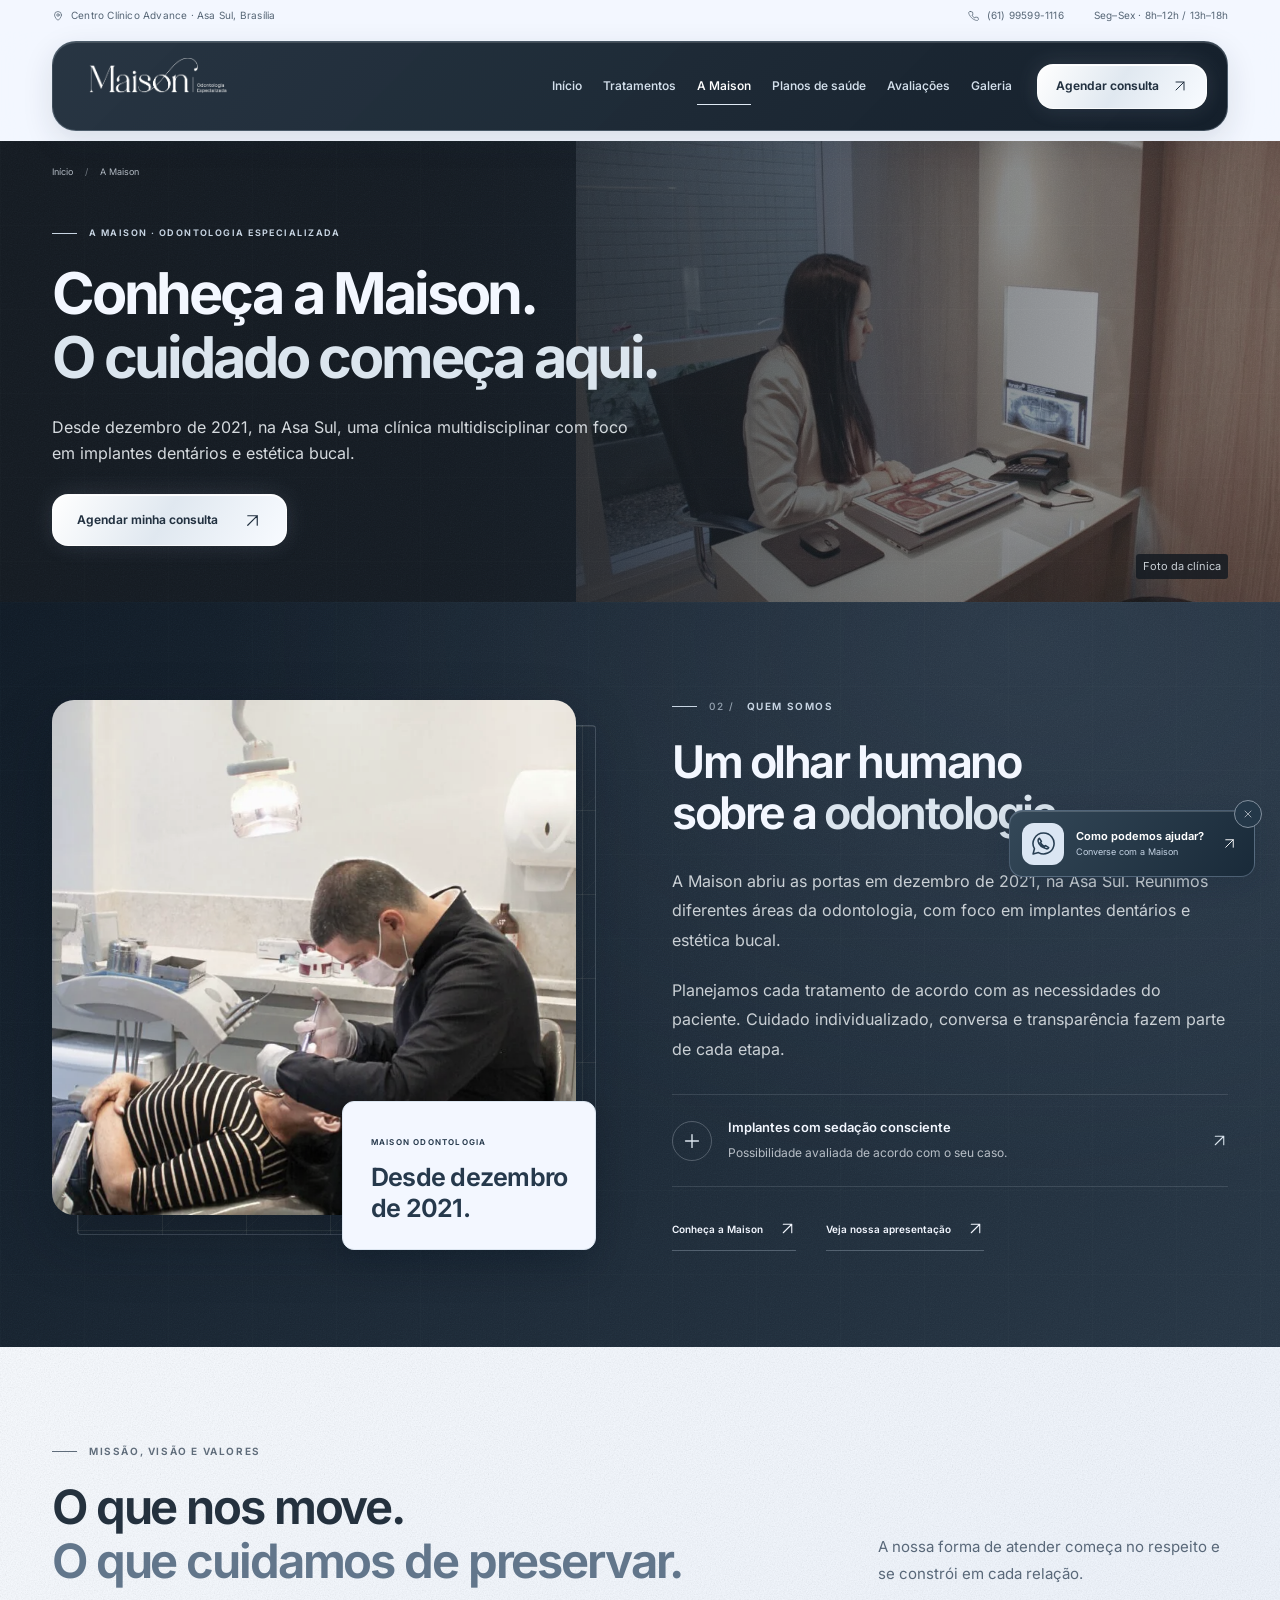
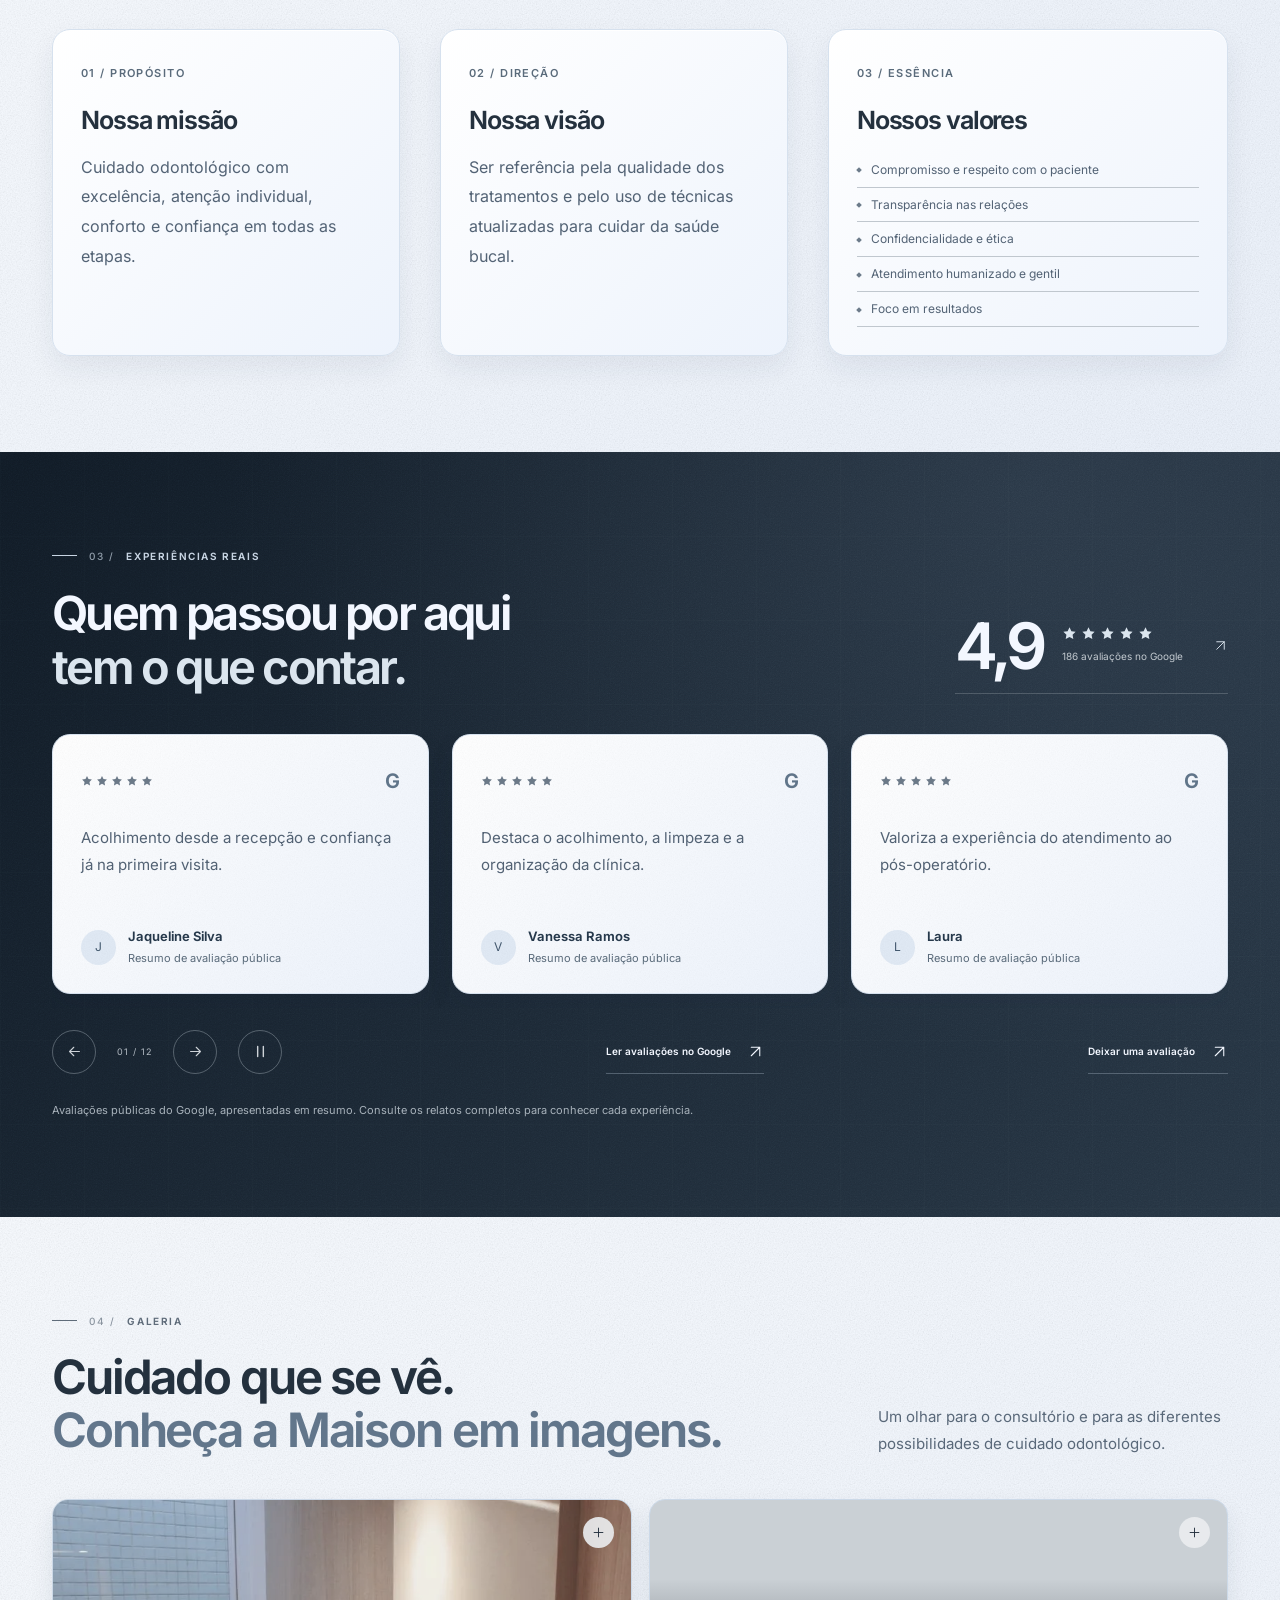
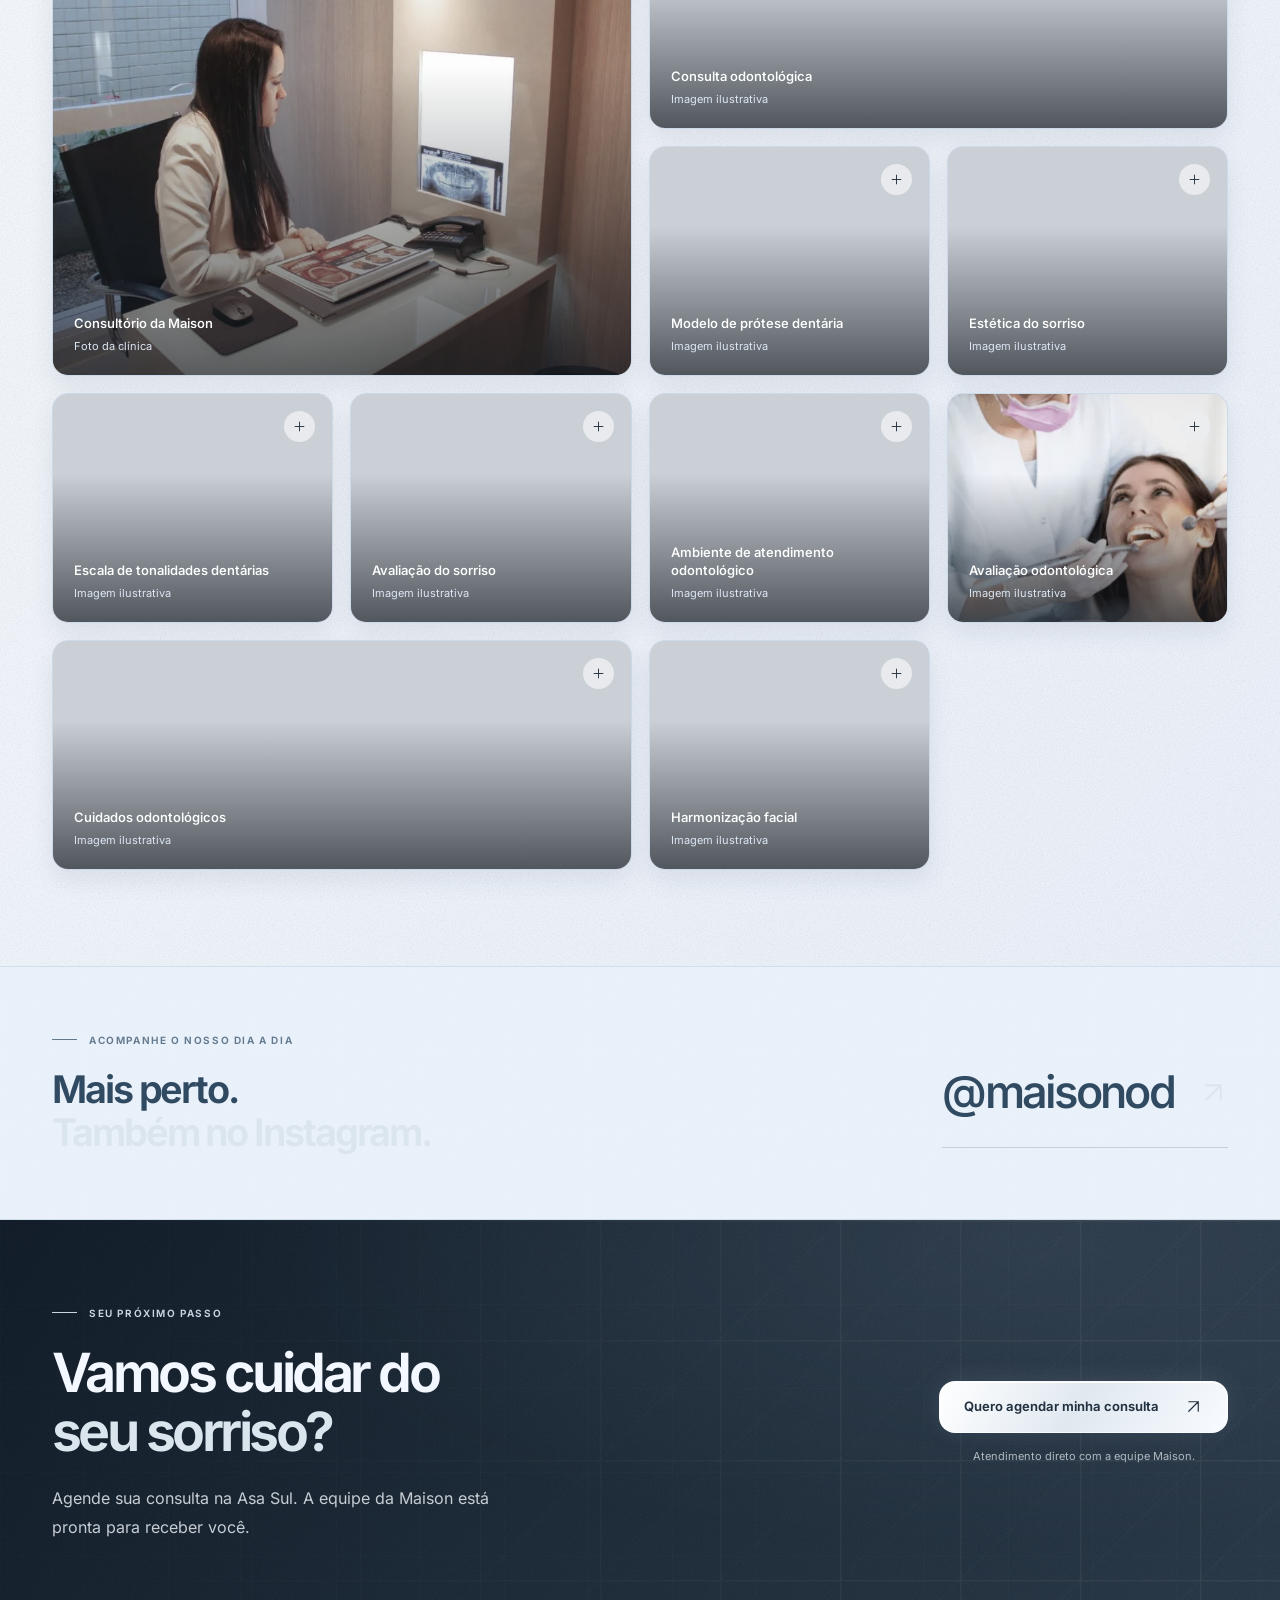
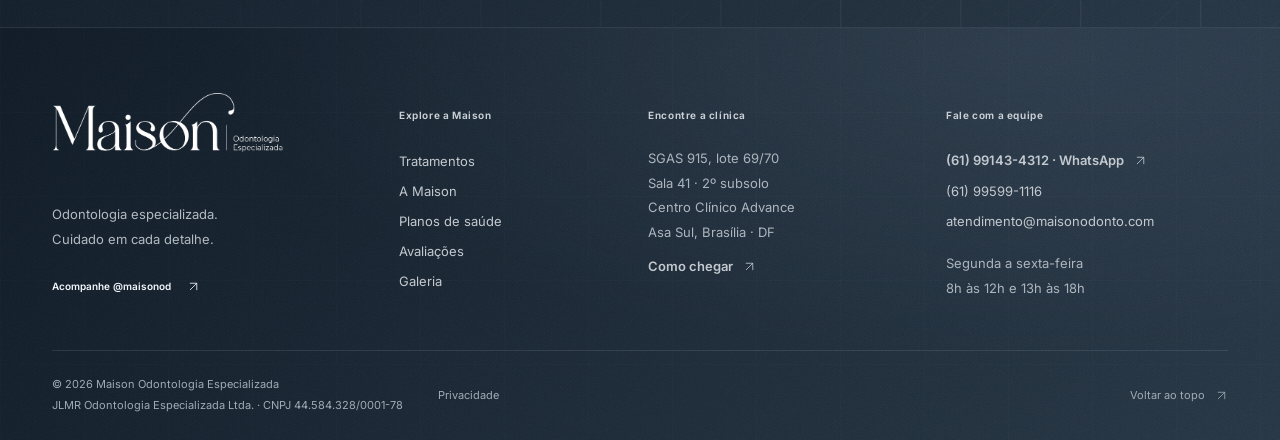
<file: a-maison.html>
<!doctype html><html lang="pt-BR"><head><meta charset="utf-8"><meta name="viewport" content="width=device-width,initial-scale=1,viewport-fit=cover"><meta name="theme-color" content="#172b3b"><title>Conheça a Maison Odontologia | Asa Sul, Brasília</title><meta name="description" content="Conheça a história, os valores e a proposta de atendimento da Maison, na Asa Sul. Clínica multidisciplinar desde dezembro de 2021."><meta name="robots" content="noindex,nofollow"><link rel="canonical" href="https://cornflowerblue-reindeer-259674.hostingersite.com/a-maison.html"><meta property="og:type" content="website"><meta property="og:locale" content="pt_BR"><meta property="og:site_name" content="Maison Odontologia Especializada"><meta property="og:title" content="Conheça a Maison Odontologia | Asa Sul, Brasília"><meta property="og:description" content="Conheça a história, os valores e a proposta de atendimento da Maison, na Asa Sul. Clínica multidisciplinar desde dezembro de 2021."><meta property="og:url" content="https://cornflowerblue-reindeer-259674.hostingersite.com/a-maison.html"><meta property="og:image" content="https://cornflowerblue-reindeer-259674.hostingersite.com/assets/img/og-maison.jpg"><meta name="twitter:card" content="summary_large_image"><link rel="icon" type="image/svg+xml" href="assets/img/favicon.svg"><link rel="preload" href="assets/fonts/inter-variable.woff2" as="font" type="font/woff2" crossorigin><link rel="stylesheet" href="assets/css/maison.css?v=maison-v8"><link rel="stylesheet" href="assets/css/maison-v8.css?v=maison-v8"><script type="application/ld+json">{"@context": "https://schema.org", "@graph": [{"@type": "Dentist", "@id": "https://cornflowerblue-reindeer-259674.hostingersite.com/#maison", "name": "Maison Odontologia Especializada", "legalName": "JLMR Odontologia Especializada Ltda.", "taxID": "44.584.328/0001-78", "url": "https://cornflowerblue-reindeer-259674.hostingersite.com/", "telephone": "+55 61 99599-1116", "email": "atendimento@maisonodonto.com", "image": "https://cornflowerblue-reindeer-259674.hostingersite.com/assets/img/clinica.webp", "address": {"@type": "PostalAddress", "streetAddress": "SGAS 915, lote 69/70, sala 41, 2º subsolo, Centro Clínico Advance", "addressLocality": "Brasília", "addressRegion": "DF", "postalCode": "70390-150", "addressCountry": "BR"}, "openingHoursSpecification": [{"@type": "OpeningHoursSpecification", "dayOfWeek": ["Monday", "Tuesday", "Wednesday", "Thursday", "Friday"], "opens": "08:00", "closes": "12:00"}, {"@type": "OpeningHoursSpecification", "dayOfWeek": ["Monday", "Tuesday", "Wednesday", "Thursday", "Friday"], "opens": "13:00", "closes": "18:00"}], "sameAs": ["https://www.instagram.com/maisonod/"]}, {"@type": "BreadcrumbList", "itemListElement": [{"@type": "ListItem", "position": 1, "name": "Início", "item": "https://cornflowerblue-reindeer-259674.hostingersite.com/"}, {"@type": "ListItem", "position": 2, "name": "Conheça a Maison Odontologia", "item": "https://cornflowerblue-reindeer-259674.hostingersite.com/a-maison.html"}]}]}</script></head><body id="topo" class="inner-page"><a class="skip-link" href="#conteudo">Pular para o conteúdo</a><div class="topbar"><div class="container"><span><svg class="icon " viewBox="0 0 24 24" fill="none" aria-hidden="true"><path d="M19 10c0 5-7 11-7 11S5 15 5 10a7 7 0 1 1 14 0Z"/><circle cx="12" cy="10" r="2.5"/></svg> Centro Clínico Advance · Asa Sul, Brasília</span><a href="tel:+5561995991116"><svg class="icon " viewBox="0 0 24 24" fill="none" aria-hidden="true"><path d="m5 3 4 1 1 5-2 1c1 3 3 5 6 6l1-2 5 1 1 4c-1 3-6 2-9 0-4-2-7-5-9-9-2-3-3-8 2-7Z"/></svg> (61) 99599-1116</a><span class="topbar-hours">Seg–Sex · 8h–12h / 13h–18h</span></div></div>
<header class="site-header"><div class="scroll-progress" aria-hidden="true"></div><div class="container header-inner"><a href="index.html" class="brand" aria-label="Maison Odontologia — início"><img src="assets/img/logo.webp" width="650" height="255" alt="Maison Odontologia Especializada"></a><nav class="desktop-nav" aria-label="Menu principal"><a href="index.html">Início</a><a href="especialidades.html">Tratamentos</a><a href="a-maison.html" aria-current="page">A Maison</a><a href="convenios.html">Planos de saúde</a><a href="index.html#avaliacoes">Avaliações</a><a href="index.html#galeria">Galeria</a></nav><a class="btn btn-gold header-cta" href="https://wa.me/5561991434312?text=Ol%C3%A1%2C%20Maison%21%20Gostaria%20de%20agendar%20uma%20consulta." target="_blank" rel="noopener noreferrer"><span class="desktop-label">Agendar consulta</span><span class="mobile-label">Agendar</span><svg class="icon " viewBox="0 0 24 24" fill="none" aria-hidden="true"><path d="M6 18 18 6M6 6h12v12"/></svg></a><details class="mobile-menu"><summary aria-label="Abrir ou fechar menu"><span></span><span></span><span></span></summary><div class="mobile-panel"><span class="eyebrow"><i></i>MAISON · ODONTOLOGIA ESPECIALIZADA</span><nav aria-label="Menu do celular"><a href="index.html">Início</a><a href="especialidades.html">Tratamentos</a><a href="a-maison.html" aria-current="page">A Maison</a><a href="convenios.html">Planos de saúde</a><a href="index.html#avaliacoes">Avaliações</a><a href="index.html#galeria">Galeria</a><a href="contato.html">Como chegar e contato</a></nav><a class="btn btn-gold " href="https://wa.me/5561991434312?text=Ol%C3%A1%2C%20Maison%21%20Gostaria%20de%20agendar%20uma%20consulta." target="_blank" rel="noopener noreferrer">Agendar pelo WhatsApp<svg class="icon " viewBox="0 0 24 24" fill="none" aria-hidden="true"><path d="M6 18 18 6M6 6h12v12"/></svg></a><a class="mobile-instagram" href="https://www.instagram.com/maisonod/" target="_blank" rel="noopener noreferrer">Instagram · @maisonod<svg class="icon " viewBox="0 0 24 24" fill="none" aria-hidden="true"><path d="M6 18 18 6M6 6h12v12"/></svg></a><p>SGAS 915 · Centro Clínico Advance<br>Sala 41 · 2º subsolo · Asa Sul</p></div></details></div></header><main id="conteudo" tabindex="-1"><section class="page-hero forest"><div class="page-hero-photo"><img class="" src="assets/img/clinica.webp" alt="Foto da clínica" width="1024" height="683" loading="eager" fetchpriority="high" decoding="async"></div><div class="container"><div class="breadcrumb"><a href="index.html">Início</a><span>/</span>A Maison</div><div class="page-hero-copy"><span class="eyebrow"><i></i>A MAISON · ODONTOLOGIA ESPECIALIZADA</span><h1>Conheça a Maison.<br><em>O cuidado começa aqui.</em></h1><p>Desde dezembro de 2021, na Asa Sul, uma clínica multidisciplinar com foco em implantes dentários e estética bucal.</p><a class="btn btn-gold " href="https://wa.me/5561991434312?text=Ol%C3%A1%2C%20Maison%21%20Gostaria%20de%20agendar%20uma%20consulta." target="_blank" rel="noopener noreferrer">Agendar minha consulta<svg class="icon " viewBox="0 0 24 24" fill="none" aria-hidden="true"><path d="M6 18 18 6M6 6h12v12"/></svg></a></div><span class="page-photo-label">Foto da clínica</span></div></section><section class="section about-section forest" id="sobre"><div class="container about-grid"><div class="about-visual" data-reveal><img class="about-main-photo" src="assets/img/atendimento-1024.webp" alt="Atendimento odontológico na Maison" width="1024" height="686" loading="lazy" decoding="async"><div class="about-photo-tag"><span>MAISON ODONTOLOGIA</span><b>Desde dezembro<br>de 2021.</b></div></div><div class="about-copy" data-reveal><span class="eyebrow"><i></i><b>02 /</b> QUEM SOMOS</span><h2>Um olhar humano<br>sobre a <em>odontologia.</em></h2><p>A Maison abriu as portas em dezembro de 2021, na Asa Sul. Reunimos diferentes áreas da odontologia, com foco em implantes dentários e estética bucal.</p><p>Planejamos cada tratamento de acordo com as necessidades do paciente. Cuidado individualizado, conversa e transparência fazem parte de cada etapa.</p><a class="sedation-link" href="implantes-dentarios.html"><span><svg class="icon " viewBox="0 0 24 24" fill="none" aria-hidden="true"><path d="M12 5v14M5 12h14"/></svg></span><div><b>Implantes com sedação consciente</b><small>Possibilidade avaliada de acordo com o seu caso.</small></div><svg class="icon " viewBox="0 0 24 24" fill="none" aria-hidden="true"><path d="M6 18 18 6M6 6h12v12"/></svg></a><div class="about-actions"><a class="text-link" href="a-maison.html">Conheça a Maison <svg class="icon " viewBox="0 0 24 24" fill="none" aria-hidden="true"><path d="M6 18 18 6M6 6h12v12"/></svg></a><a class="text-link" href="https://www.instagram.com/maisonod/p/DBZYqyhp9SQ/" target="_blank" rel="noopener noreferrer">Veja nossa apresentação<svg class="icon " viewBox="0 0 24 24" fill="none" aria-hidden="true"><path d="M6 18 18 6M6 6h12v12"/></svg></a></div></div></div></section><section class="section purpose paper"><div class="container"><div class="section-heading"><div><span class="eyebrow"><i></i>MISSÃO, VISÃO E VALORES</span><h2>O que nos move.<br><em>O que cuidamos de preservar.</em></h2></div><p>A nossa forma de atender começa no respeito e se constrói em cada relação.</p></div><div class="purpose-grid"><article data-reveal><span class="purpose-num">01 / PROPÓSITO</span><h3>Nossa missão</h3><p>Cuidado odontológico com excelência, atenção individual, conforto e confiança em todas as etapas.</p></article><article data-reveal><span class="purpose-num">02 / DIREÇÃO</span><h3>Nossa visão</h3><p>Ser referência pela qualidade dos tratamentos e pelo uso de técnicas atualizadas para cuidar da saúde bucal.</p></article><article class="purpose-values" data-reveal><span class="purpose-num">03 / ESSÊNCIA</span><h3>Nossos valores</h3><ul><li>Compromisso e respeito com o paciente</li><li>Transparência nas relações</li><li>Confidencialidade e ética</li><li>Atendimento humanizado e gentil</li><li>Foco em resultados</li></ul></article></div></div></section><section class="section reviews-section forest" id="avaliacoes"><div class="container"><div class="reviews-heading"><div data-reveal><span class="eyebrow"><i></i><b>03 /</b> EXPERIÊNCIAS REAIS</span><h2>Quem passou por aqui<br><em>tem o que contar.</em></h2></div><a href="https://search.google.com/local/reviews?ludocid=7965416693532771631" target="_blank" rel="noopener noreferrer" class="rating-summary"><strong>4,9</strong><div><span class="stars" aria-label="5 estrelas"><svg class="icon " viewBox="0 0 24 24" fill="none" aria-hidden="true"><path d="m12 2 3 6.2 6.8 1-4.9 4.8 1.2 6.8L12 17.6l-6.1 3.2 1.2-6.8-4.9-4.8 6.8-1L12 2Z"/></svg><svg class="icon " viewBox="0 0 24 24" fill="none" aria-hidden="true"><path d="m12 2 3 6.2 6.8 1-4.9 4.8 1.2 6.8L12 17.6l-6.1 3.2 1.2-6.8-4.9-4.8 6.8-1L12 2Z"/></svg><svg class="icon " viewBox="0 0 24 24" fill="none" aria-hidden="true"><path d="m12 2 3 6.2 6.8 1-4.9 4.8 1.2 6.8L12 17.6l-6.1 3.2 1.2-6.8-4.9-4.8 6.8-1L12 2Z"/></svg><svg class="icon " viewBox="0 0 24 24" fill="none" aria-hidden="true"><path d="m12 2 3 6.2 6.8 1-4.9 4.8 1.2 6.8L12 17.6l-6.1 3.2 1.2-6.8-4.9-4.8 6.8-1L12 2Z"/></svg><svg class="icon " viewBox="0 0 24 24" fill="none" aria-hidden="true"><path d="m12 2 3 6.2 6.8 1-4.9 4.8 1.2 6.8L12 17.6l-6.1 3.2 1.2-6.8-4.9-4.8 6.8-1L12 2Z"/></svg></span><span>186 avaliações no Google</span></div><svg class="icon " viewBox="0 0 24 24" fill="none" aria-hidden="true"><path d="M6 18 18 6M6 6h12v12"/></svg></a></div><div class="reviews-rail" data-carousel="reviews" aria-label="Avaliações de pacientes"><article class="review-card"><div class="review-top"><span class="stars" aria-label="5 estrelas"><svg class="icon " viewBox="0 0 24 24" fill="none" aria-hidden="true"><path d="m12 2 3 6.2 6.8 1-4.9 4.8 1.2 6.8L12 17.6l-6.1 3.2 1.2-6.8-4.9-4.8 6.8-1L12 2Z"/></svg><svg class="icon " viewBox="0 0 24 24" fill="none" aria-hidden="true"><path d="m12 2 3 6.2 6.8 1-4.9 4.8 1.2 6.8L12 17.6l-6.1 3.2 1.2-6.8-4.9-4.8 6.8-1L12 2Z"/></svg><svg class="icon " viewBox="0 0 24 24" fill="none" aria-hidden="true"><path d="m12 2 3 6.2 6.8 1-4.9 4.8 1.2 6.8L12 17.6l-6.1 3.2 1.2-6.8-4.9-4.8 6.8-1L12 2Z"/></svg><svg class="icon " viewBox="0 0 24 24" fill="none" aria-hidden="true"><path d="m12 2 3 6.2 6.8 1-4.9 4.8 1.2 6.8L12 17.6l-6.1 3.2 1.2-6.8-4.9-4.8 6.8-1L12 2Z"/></svg><svg class="icon " viewBox="0 0 24 24" fill="none" aria-hidden="true"><path d="m12 2 3 6.2 6.8 1-4.9 4.8 1.2 6.8L12 17.6l-6.1 3.2 1.2-6.8-4.9-4.8 6.8-1L12 2Z"/></svg></span><span class="google-mark" aria-label="Google">G</span></div><p>Acolhimento desde a recepção e confiança já na primeira visita.</p><div class="review-person"><span class="review-initial">J</span><div><strong>Jaqueline Silva</strong><small>Resumo de avaliação pública</small></div></div></article><article class="review-card"><div class="review-top"><span class="stars" aria-label="5 estrelas"><svg class="icon " viewBox="0 0 24 24" fill="none" aria-hidden="true"><path d="m12 2 3 6.2 6.8 1-4.9 4.8 1.2 6.8L12 17.6l-6.1 3.2 1.2-6.8-4.9-4.8 6.8-1L12 2Z"/></svg><svg class="icon " viewBox="0 0 24 24" fill="none" aria-hidden="true"><path d="m12 2 3 6.2 6.8 1-4.9 4.8 1.2 6.8L12 17.6l-6.1 3.2 1.2-6.8-4.9-4.8 6.8-1L12 2Z"/></svg><svg class="icon " viewBox="0 0 24 24" fill="none" aria-hidden="true"><path d="m12 2 3 6.2 6.8 1-4.9 4.8 1.2 6.8L12 17.6l-6.1 3.2 1.2-6.8-4.9-4.8 6.8-1L12 2Z"/></svg><svg class="icon " viewBox="0 0 24 24" fill="none" aria-hidden="true"><path d="m12 2 3 6.2 6.8 1-4.9 4.8 1.2 6.8L12 17.6l-6.1 3.2 1.2-6.8-4.9-4.8 6.8-1L12 2Z"/></svg><svg class="icon " viewBox="0 0 24 24" fill="none" aria-hidden="true"><path d="m12 2 3 6.2 6.8 1-4.9 4.8 1.2 6.8L12 17.6l-6.1 3.2 1.2-6.8-4.9-4.8 6.8-1L12 2Z"/></svg></span><span class="google-mark" aria-label="Google">G</span></div><p>Destaca o acolhimento, a limpeza e a organização da clínica.</p><div class="review-person"><span class="review-initial">V</span><div><strong>Vanessa Ramos</strong><small>Resumo de avaliação pública</small></div></div></article><article class="review-card"><div class="review-top"><span class="stars" aria-label="5 estrelas"><svg class="icon " viewBox="0 0 24 24" fill="none" aria-hidden="true"><path d="m12 2 3 6.2 6.8 1-4.9 4.8 1.2 6.8L12 17.6l-6.1 3.2 1.2-6.8-4.9-4.8 6.8-1L12 2Z"/></svg><svg class="icon " viewBox="0 0 24 24" fill="none" aria-hidden="true"><path d="m12 2 3 6.2 6.8 1-4.9 4.8 1.2 6.8L12 17.6l-6.1 3.2 1.2-6.8-4.9-4.8 6.8-1L12 2Z"/></svg><svg class="icon " viewBox="0 0 24 24" fill="none" aria-hidden="true"><path d="m12 2 3 6.2 6.8 1-4.9 4.8 1.2 6.8L12 17.6l-6.1 3.2 1.2-6.8-4.9-4.8 6.8-1L12 2Z"/></svg><svg class="icon " viewBox="0 0 24 24" fill="none" aria-hidden="true"><path d="m12 2 3 6.2 6.8 1-4.9 4.8 1.2 6.8L12 17.6l-6.1 3.2 1.2-6.8-4.9-4.8 6.8-1L12 2Z"/></svg><svg class="icon " viewBox="0 0 24 24" fill="none" aria-hidden="true"><path d="m12 2 3 6.2 6.8 1-4.9 4.8 1.2 6.8L12 17.6l-6.1 3.2 1.2-6.8-4.9-4.8 6.8-1L12 2Z"/></svg></span><span class="google-mark" aria-label="Google">G</span></div><p>Valoriza a experiência do atendimento ao pós-operatório.</p><div class="review-person"><span class="review-initial">L</span><div><strong>Laura</strong><small>Resumo de avaliação pública</small></div></div></article><article class="review-card"><div class="review-top"><span class="stars" aria-label="5 estrelas"><svg class="icon " viewBox="0 0 24 24" fill="none" aria-hidden="true"><path d="m12 2 3 6.2 6.8 1-4.9 4.8 1.2 6.8L12 17.6l-6.1 3.2 1.2-6.8-4.9-4.8 6.8-1L12 2Z"/></svg><svg class="icon " viewBox="0 0 24 24" fill="none" aria-hidden="true"><path d="m12 2 3 6.2 6.8 1-4.9 4.8 1.2 6.8L12 17.6l-6.1 3.2 1.2-6.8-4.9-4.8 6.8-1L12 2Z"/></svg><svg class="icon " viewBox="0 0 24 24" fill="none" aria-hidden="true"><path d="m12 2 3 6.2 6.8 1-4.9 4.8 1.2 6.8L12 17.6l-6.1 3.2 1.2-6.8-4.9-4.8 6.8-1L12 2Z"/></svg><svg class="icon " viewBox="0 0 24 24" fill="none" aria-hidden="true"><path d="m12 2 3 6.2 6.8 1-4.9 4.8 1.2 6.8L12 17.6l-6.1 3.2 1.2-6.8-4.9-4.8 6.8-1L12 2Z"/></svg><svg class="icon " viewBox="0 0 24 24" fill="none" aria-hidden="true"><path d="m12 2 3 6.2 6.8 1-4.9 4.8 1.2 6.8L12 17.6l-6.1 3.2 1.2-6.8-4.9-4.8 6.8-1L12 2Z"/></svg></span><span class="google-mark" aria-label="Google">G</span></div><p>Elogia o atendimento e a qualidade dos profissionais.</p><div class="review-person"><span class="review-initial">V</span><div><strong>Valdecir Simao</strong><small>Resumo de avaliação pública</small></div></div></article><article class="review-card"><div class="review-top"><span class="stars" aria-label="5 estrelas"><svg class="icon " viewBox="0 0 24 24" fill="none" aria-hidden="true"><path d="m12 2 3 6.2 6.8 1-4.9 4.8 1.2 6.8L12 17.6l-6.1 3.2 1.2-6.8-4.9-4.8 6.8-1L12 2Z"/></svg><svg class="icon " viewBox="0 0 24 24" fill="none" aria-hidden="true"><path d="m12 2 3 6.2 6.8 1-4.9 4.8 1.2 6.8L12 17.6l-6.1 3.2 1.2-6.8-4.9-4.8 6.8-1L12 2Z"/></svg><svg class="icon " viewBox="0 0 24 24" fill="none" aria-hidden="true"><path d="m12 2 3 6.2 6.8 1-4.9 4.8 1.2 6.8L12 17.6l-6.1 3.2 1.2-6.8-4.9-4.8 6.8-1L12 2Z"/></svg><svg class="icon " viewBox="0 0 24 24" fill="none" aria-hidden="true"><path d="m12 2 3 6.2 6.8 1-4.9 4.8 1.2 6.8L12 17.6l-6.1 3.2 1.2-6.8-4.9-4.8 6.8-1L12 2Z"/></svg><svg class="icon " viewBox="0 0 24 24" fill="none" aria-hidden="true"><path d="m12 2 3 6.2 6.8 1-4.9 4.8 1.2 6.8L12 17.6l-6.1 3.2 1.2-6.8-4.9-4.8 6.8-1L12 2Z"/></svg></span><span class="google-mark" aria-label="Google">G</span></div><p>Relata uma experiência muito positiva com a clínica.</p><div class="review-person"><span class="review-initial">A</span><div><strong>Antonio Gomes</strong><small>Resumo de avaliação pública</small></div></div></article><article class="review-card"><div class="review-top"><span class="stars" aria-label="5 estrelas"><svg class="icon " viewBox="0 0 24 24" fill="none" aria-hidden="true"><path d="m12 2 3 6.2 6.8 1-4.9 4.8 1.2 6.8L12 17.6l-6.1 3.2 1.2-6.8-4.9-4.8 6.8-1L12 2Z"/></svg><svg class="icon " viewBox="0 0 24 24" fill="none" aria-hidden="true"><path d="m12 2 3 6.2 6.8 1-4.9 4.8 1.2 6.8L12 17.6l-6.1 3.2 1.2-6.8-4.9-4.8 6.8-1L12 2Z"/></svg><svg class="icon " viewBox="0 0 24 24" fill="none" aria-hidden="true"><path d="m12 2 3 6.2 6.8 1-4.9 4.8 1.2 6.8L12 17.6l-6.1 3.2 1.2-6.8-4.9-4.8 6.8-1L12 2Z"/></svg><svg class="icon " viewBox="0 0 24 24" fill="none" aria-hidden="true"><path d="m12 2 3 6.2 6.8 1-4.9 4.8 1.2 6.8L12 17.6l-6.1 3.2 1.2-6.8-4.9-4.8 6.8-1L12 2Z"/></svg><svg class="icon " viewBox="0 0 24 24" fill="none" aria-hidden="true"><path d="m12 2 3 6.2 6.8 1-4.9 4.8 1.2 6.8L12 17.6l-6.1 3.2 1.2-6.8-4.9-4.8 6.8-1L12 2Z"/></svg></span><span class="google-mark" aria-label="Google">G</span></div><p>Destaca o atendimento diferenciado e o ambiente acolhedor.</p><div class="review-person"><span class="review-initial">A</span><div><strong>Ana Carolina Lucena</strong><small>Resumo de avaliação pública</small></div></div></article><article class="review-card"><div class="review-top"><span class="stars" aria-label="5 estrelas"><svg class="icon " viewBox="0 0 24 24" fill="none" aria-hidden="true"><path d="m12 2 3 6.2 6.8 1-4.9 4.8 1.2 6.8L12 17.6l-6.1 3.2 1.2-6.8-4.9-4.8 6.8-1L12 2Z"/></svg><svg class="icon " viewBox="0 0 24 24" fill="none" aria-hidden="true"><path d="m12 2 3 6.2 6.8 1-4.9 4.8 1.2 6.8L12 17.6l-6.1 3.2 1.2-6.8-4.9-4.8 6.8-1L12 2Z"/></svg><svg class="icon " viewBox="0 0 24 24" fill="none" aria-hidden="true"><path d="m12 2 3 6.2 6.8 1-4.9 4.8 1.2 6.8L12 17.6l-6.1 3.2 1.2-6.8-4.9-4.8 6.8-1L12 2Z"/></svg><svg class="icon " viewBox="0 0 24 24" fill="none" aria-hidden="true"><path d="m12 2 3 6.2 6.8 1-4.9 4.8 1.2 6.8L12 17.6l-6.1 3.2 1.2-6.8-4.9-4.8 6.8-1L12 2Z"/></svg><svg class="icon " viewBox="0 0 24 24" fill="none" aria-hidden="true"><path d="m12 2 3 6.2 6.8 1-4.9 4.8 1.2 6.8L12 17.6l-6.1 3.2 1.2-6.8-4.9-4.8 6.8-1L12 2Z"/></svg></span><span class="google-mark" aria-label="Google">G</span></div><p>Elogia a estrutura, a limpeza e o atendimento dos profissionais.</p><div class="review-person"><span class="review-initial">E</span><div><strong>Erica Sousa</strong><small>Resumo de avaliação pública</small></div></div></article><article class="review-card"><div class="review-top"><span class="stars" aria-label="5 estrelas"><svg class="icon " viewBox="0 0 24 24" fill="none" aria-hidden="true"><path d="m12 2 3 6.2 6.8 1-4.9 4.8 1.2 6.8L12 17.6l-6.1 3.2 1.2-6.8-4.9-4.8 6.8-1L12 2Z"/></svg><svg class="icon " viewBox="0 0 24 24" fill="none" aria-hidden="true"><path d="m12 2 3 6.2 6.8 1-4.9 4.8 1.2 6.8L12 17.6l-6.1 3.2 1.2-6.8-4.9-4.8 6.8-1L12 2Z"/></svg><svg class="icon " viewBox="0 0 24 24" fill="none" aria-hidden="true"><path d="m12 2 3 6.2 6.8 1-4.9 4.8 1.2 6.8L12 17.6l-6.1 3.2 1.2-6.8-4.9-4.8 6.8-1L12 2Z"/></svg><svg class="icon " viewBox="0 0 24 24" fill="none" aria-hidden="true"><path d="m12 2 3 6.2 6.8 1-4.9 4.8 1.2 6.8L12 17.6l-6.1 3.2 1.2-6.8-4.9-4.8 6.8-1L12 2Z"/></svg><svg class="icon " viewBox="0 0 24 24" fill="none" aria-hidden="true"><path d="m12 2 3 6.2 6.8 1-4.9 4.8 1.2 6.8L12 17.6l-6.1 3.2 1.2-6.8-4.9-4.8 6.8-1L12 2Z"/></svg></span><span class="google-mark" aria-label="Google">G</span></div><p>Conta que a equipe ajudou a tornar a consulta mais tranquila.</p><div class="review-person"><span class="review-initial">M</span><div><strong>Mayara Melo</strong><small>Resumo de avaliação pública</small></div></div></article><article class="review-card"><div class="review-top"><span class="stars" aria-label="5 estrelas"><svg class="icon " viewBox="0 0 24 24" fill="none" aria-hidden="true"><path d="m12 2 3 6.2 6.8 1-4.9 4.8 1.2 6.8L12 17.6l-6.1 3.2 1.2-6.8-4.9-4.8 6.8-1L12 2Z"/></svg><svg class="icon " viewBox="0 0 24 24" fill="none" aria-hidden="true"><path d="m12 2 3 6.2 6.8 1-4.9 4.8 1.2 6.8L12 17.6l-6.1 3.2 1.2-6.8-4.9-4.8 6.8-1L12 2Z"/></svg><svg class="icon " viewBox="0 0 24 24" fill="none" aria-hidden="true"><path d="m12 2 3 6.2 6.8 1-4.9 4.8 1.2 6.8L12 17.6l-6.1 3.2 1.2-6.8-4.9-4.8 6.8-1L12 2Z"/></svg><svg class="icon " viewBox="0 0 24 24" fill="none" aria-hidden="true"><path d="m12 2 3 6.2 6.8 1-4.9 4.8 1.2 6.8L12 17.6l-6.1 3.2 1.2-6.8-4.9-4.8 6.8-1L12 2Z"/></svg><svg class="icon " viewBox="0 0 24 24" fill="none" aria-hidden="true"><path d="m12 2 3 6.2 6.8 1-4.9 4.8 1.2 6.8L12 17.6l-6.1 3.2 1.2-6.8-4.9-4.8 6.8-1L12 2Z"/></svg></span><span class="google-mark" aria-label="Google">G</span></div><p>Destaca a disponibilidade da equipe e a confiança no atendimento.</p><div class="review-person"><span class="review-initial">I</span><div><strong>Iasmim Lessa</strong><small>Resumo de avaliação pública</small></div></div></article><article class="review-card"><div class="review-top"><span class="stars" aria-label="5 estrelas"><svg class="icon " viewBox="0 0 24 24" fill="none" aria-hidden="true"><path d="m12 2 3 6.2 6.8 1-4.9 4.8 1.2 6.8L12 17.6l-6.1 3.2 1.2-6.8-4.9-4.8 6.8-1L12 2Z"/></svg><svg class="icon " viewBox="0 0 24 24" fill="none" aria-hidden="true"><path d="m12 2 3 6.2 6.8 1-4.9 4.8 1.2 6.8L12 17.6l-6.1 3.2 1.2-6.8-4.9-4.8 6.8-1L12 2Z"/></svg><svg class="icon " viewBox="0 0 24 24" fill="none" aria-hidden="true"><path d="m12 2 3 6.2 6.8 1-4.9 4.8 1.2 6.8L12 17.6l-6.1 3.2 1.2-6.8-4.9-4.8 6.8-1L12 2Z"/></svg><svg class="icon " viewBox="0 0 24 24" fill="none" aria-hidden="true"><path d="m12 2 3 6.2 6.8 1-4.9 4.8 1.2 6.8L12 17.6l-6.1 3.2 1.2-6.8-4.9-4.8 6.8-1L12 2Z"/></svg><svg class="icon " viewBox="0 0 24 24" fill="none" aria-hidden="true"><path d="m12 2 3 6.2 6.8 1-4.9 4.8 1.2 6.8L12 17.6l-6.1 3.2 1.2-6.8-4.9-4.8 6.8-1L12 2Z"/></svg></span><span class="google-mark" aria-label="Google">G</span></div><p>Relata boas experiências recorrentes com a clínica.</p><div class="review-person"><span class="review-initial">R</span><div><strong>Rayane Pereira Silva</strong><small>Resumo de avaliação pública</small></div></div></article><article class="review-card"><div class="review-top"><span class="stars" aria-label="5 estrelas"><svg class="icon " viewBox="0 0 24 24" fill="none" aria-hidden="true"><path d="m12 2 3 6.2 6.8 1-4.9 4.8 1.2 6.8L12 17.6l-6.1 3.2 1.2-6.8-4.9-4.8 6.8-1L12 2Z"/></svg><svg class="icon " viewBox="0 0 24 24" fill="none" aria-hidden="true"><path d="m12 2 3 6.2 6.8 1-4.9 4.8 1.2 6.8L12 17.6l-6.1 3.2 1.2-6.8-4.9-4.8 6.8-1L12 2Z"/></svg><svg class="icon " viewBox="0 0 24 24" fill="none" aria-hidden="true"><path d="m12 2 3 6.2 6.8 1-4.9 4.8 1.2 6.8L12 17.6l-6.1 3.2 1.2-6.8-4.9-4.8 6.8-1L12 2Z"/></svg><svg class="icon " viewBox="0 0 24 24" fill="none" aria-hidden="true"><path d="m12 2 3 6.2 6.8 1-4.9 4.8 1.2 6.8L12 17.6l-6.1 3.2 1.2-6.8-4.9-4.8 6.8-1L12 2Z"/></svg><svg class="icon " viewBox="0 0 24 24" fill="none" aria-hidden="true"><path d="m12 2 3 6.2 6.8 1-4.9 4.8 1.2 6.8L12 17.6l-6.1 3.2 1.2-6.8-4.9-4.8 6.8-1L12 2Z"/></svg></span><span class="google-mark" aria-label="Google">G</span></div><p>Valoriza a tranquilidade do ambiente e a confiança desde a recepção.</p><div class="review-person"><span class="review-initial">R</span><div><strong>Roberto Teles Garcia</strong><small>Resumo de avaliação pública</small></div></div></article><article class="review-card"><div class="review-top"><span class="stars" aria-label="5 estrelas"><svg class="icon " viewBox="0 0 24 24" fill="none" aria-hidden="true"><path d="m12 2 3 6.2 6.8 1-4.9 4.8 1.2 6.8L12 17.6l-6.1 3.2 1.2-6.8-4.9-4.8 6.8-1L12 2Z"/></svg><svg class="icon " viewBox="0 0 24 24" fill="none" aria-hidden="true"><path d="m12 2 3 6.2 6.8 1-4.9 4.8 1.2 6.8L12 17.6l-6.1 3.2 1.2-6.8-4.9-4.8 6.8-1L12 2Z"/></svg><svg class="icon " viewBox="0 0 24 24" fill="none" aria-hidden="true"><path d="m12 2 3 6.2 6.8 1-4.9 4.8 1.2 6.8L12 17.6l-6.1 3.2 1.2-6.8-4.9-4.8 6.8-1L12 2Z"/></svg><svg class="icon " viewBox="0 0 24 24" fill="none" aria-hidden="true"><path d="m12 2 3 6.2 6.8 1-4.9 4.8 1.2 6.8L12 17.6l-6.1 3.2 1.2-6.8-4.9-4.8 6.8-1L12 2Z"/></svg><svg class="icon " viewBox="0 0 24 24" fill="none" aria-hidden="true"><path d="m12 2 3 6.2 6.8 1-4.9 4.8 1.2 6.8L12 17.6l-6.1 3.2 1.2-6.8-4.9-4.8 6.8-1L12 2Z"/></svg></span><span class="google-mark" aria-label="Google">G</span></div><p>Destaca a boa recepção de toda a equipe desde o primeiro atendimento.</p><div class="review-person"><span class="review-initial">J</span><div><strong>João Pedro Cardoso Mattos</strong><small>Resumo de avaliação pública</small></div></div></article></div><div class="reviews-bottom"><div class="carousel-controls"><button type="button" data-prev="reviews" aria-label="Avaliação anterior"><svg class="icon reverse" viewBox="0 0 24 24" fill="none" aria-hidden="true"><path d="M5 12h14m-6-6 6 6-6 6"/></svg></button><span data-status="reviews">01 / 12</span><button type="button" data-next="reviews" aria-label="Próxima avaliação"><svg class="icon " viewBox="0 0 24 24" fill="none" aria-hidden="true"><path d="M5 12h14m-6-6 6 6-6 6"/></svg></button><button type="button" class="autoplay-control" data-autoplay="reviews" aria-label="Pausar rotação de avaliações"><svg class="icon " viewBox="0 0 24 24" fill="none" aria-hidden="true"><path d="M9 5v14M15 5v14"/></svg></button></div><a class="text-link" href="https://search.google.com/local/reviews?ludocid=7965416693532771631" target="_blank" rel="noopener noreferrer">Ler avaliações no Google<svg class="icon " viewBox="0 0 24 24" fill="none" aria-hidden="true"><path d="M6 18 18 6M6 6h12v12"/></svg></a><a class="text-link" href="https://share.google/kGlUzJOM2j24OXxMI" target="_blank" rel="noopener noreferrer">Deixar uma avaliação<svg class="icon " viewBox="0 0 24 24" fill="none" aria-hidden="true"><path d="M6 18 18 6M6 6h12v12"/></svg></a></div><p class="review-note">Avaliações públicas do Google, apresentadas em resumo. Consulte os relatos completos para conhecer cada experiência.</p></div></section><section class="section gallery-section paper" id="galeria"><div class="container"><div class="section-heading"><div><span class="eyebrow"><i></i><b>04 /</b> GALERIA</span><h2>Cuidado que se vê.<br><em>Conheça a Maison em imagens.</em></h2></div><p>Um olhar para o consultório e para as diferentes possibilidades de cuidado odontológico.</p></div><div class="gallery-grid"><figure class="gallery-item gallery-item-1" data-reveal><a href="assets/img/clinica.webp" target="_blank" rel="noopener noreferrer" data-gallery data-caption="Consultório da Maison · Foto da clínica" aria-label="Ampliar foto: Consultório da Maison"><img class="" src="assets/img/clinica.webp" alt="Consultório da Maison" width="1024" height="683" loading="lazy" decoding="async"><span class="gallery-plus"><svg class="icon " viewBox="0 0 24 24" fill="none" aria-hidden="true"><path d="M12 5v14M5 12h14"/></svg></span><figcaption><b>Consultório da Maison</b><span>Foto da clínica</span></figcaption></a></figure><figure class="gallery-item gallery-item-2" data-reveal><a href="assets/img/galeria-maison-1.webp" target="_blank" rel="noopener noreferrer" data-gallery data-caption="Consulta odontológica · Imagem ilustrativa" aria-label="Ampliar foto: Consulta odontológica"><img class="" src="assets/img/galeria-maison-1.webp" alt="Consulta odontológica" width="1920" height="883" loading="lazy" decoding="async"><span class="gallery-plus"><svg class="icon " viewBox="0 0 24 24" fill="none" aria-hidden="true"><path d="M12 5v14M5 12h14"/></svg></span><figcaption><b>Consulta odontológica</b><span>Imagem ilustrativa</span></figcaption></a></figure><figure class="gallery-item gallery-item-3" data-reveal><a href="assets/img/tratamento-protese.webp" target="_blank" rel="noopener noreferrer" data-gallery data-caption="Modelo de prótese dentária · Imagem ilustrativa" aria-label="Ampliar foto: Modelo de prótese dentária"><img class="" src="assets/img/tratamento-protese.webp" alt="Modelo de prótese dentária" width="1024" height="1024" loading="lazy" decoding="async"><span class="gallery-plus"><svg class="icon " viewBox="0 0 24 24" fill="none" aria-hidden="true"><path d="M12 5v14M5 12h14"/></svg></span><figcaption><b>Modelo de prótese dentária</b><span>Imagem ilustrativa</span></figcaption></a></figure><figure class="gallery-item gallery-item-4" data-reveal><a href="assets/img/tratamento-lentes.webp" target="_blank" rel="noopener noreferrer" data-gallery data-caption="Estética do sorriso · Imagem ilustrativa" aria-label="Ampliar foto: Estética do sorriso"><img class="" src="assets/img/tratamento-lentes.webp" alt="Estética do sorriso" width="1024" height="1024" loading="lazy" decoding="async"><span class="gallery-plus"><svg class="icon " viewBox="0 0 24 24" fill="none" aria-hidden="true"><path d="M12 5v14M5 12h14"/></svg></span><figcaption><b>Estética do sorriso</b><span>Imagem ilustrativa</span></figcaption></a></figure><figure class="gallery-item gallery-item-5" data-reveal><a href="assets/img/tratamento-clareamento.webp" target="_blank" rel="noopener noreferrer" data-gallery data-caption="Escala de tonalidades dentárias · Imagem ilustrativa" aria-label="Ampliar foto: Escala de tonalidades dentárias"><img class="" src="assets/img/tratamento-clareamento.webp" alt="Escala de tonalidades dentárias" width="1024" height="1024" loading="lazy" decoding="async"><span class="gallery-plus"><svg class="icon " viewBox="0 0 24 24" fill="none" aria-hidden="true"><path d="M12 5v14M5 12h14"/></svg></span><figcaption><b>Escala de tonalidades dentárias</b><span>Imagem ilustrativa</span></figcaption></a></figure><figure class="gallery-item gallery-item-6" data-reveal><a href="assets/img/tratamento-invisalign.webp" target="_blank" rel="noopener noreferrer" data-gallery data-caption="Avaliação do sorriso · Imagem ilustrativa" aria-label="Ampliar foto: Avaliação do sorriso"><img class="" src="assets/img/tratamento-invisalign.webp" alt="Avaliação do sorriso" width="1024" height="1024" loading="lazy" decoding="async"><span class="gallery-plus"><svg class="icon " viewBox="0 0 24 24" fill="none" aria-hidden="true"><path d="M12 5v14M5 12h14"/></svg></span><figcaption><b>Avaliação do sorriso</b><span>Imagem ilustrativa</span></figcaption></a></figure><figure class="gallery-item gallery-item-7" data-reveal><a href="assets/img/tratamento-cirurgia.webp" target="_blank" rel="noopener noreferrer" data-gallery data-caption="Ambiente de atendimento odontológico · Imagem ilustrativa" aria-label="Ampliar foto: Ambiente de atendimento odontológico"><img class="" src="assets/img/tratamento-cirurgia.webp" alt="Ambiente de atendimento odontológico" width="1024" height="683" loading="lazy" decoding="async"><span class="gallery-plus"><svg class="icon " viewBox="0 0 24 24" fill="none" aria-hidden="true"><path d="M12 5v14M5 12h14"/></svg></span><figcaption><b>Ambiente de atendimento odontológico</b><span>Imagem ilustrativa</span></figcaption></a></figure><figure class="gallery-item gallery-item-8" data-reveal><a href="assets/img/tratamento-implantes.webp" target="_blank" rel="noopener noreferrer" data-gallery data-caption="Avaliação odontológica · Imagem ilustrativa" aria-label="Ampliar foto: Avaliação odontológica"><img class="" src="assets/img/tratamento-implantes.webp" alt="Avaliação odontológica" width="300" height="300" loading="lazy" decoding="async"><span class="gallery-plus"><svg class="icon " viewBox="0 0 24 24" fill="none" aria-hidden="true"><path d="M12 5v14M5 12h14"/></svg></span><figcaption><b>Avaliação odontológica</b><span>Imagem ilustrativa</span></figcaption></a></figure><figure class="gallery-item gallery-item-9" data-reveal><a href="assets/img/galeria-maison-2.webp" target="_blank" rel="noopener noreferrer" data-gallery data-caption="Cuidados odontológicos · Imagem ilustrativa" aria-label="Ampliar foto: Cuidados odontológicos"><img class="" src="assets/img/galeria-maison-2.webp" alt="Cuidados odontológicos" width="1920" height="1080" loading="lazy" decoding="async"><span class="gallery-plus"><svg class="icon " viewBox="0 0 24 24" fill="none" aria-hidden="true"><path d="M12 5v14M5 12h14"/></svg></span><figcaption><b>Cuidados odontológicos</b><span>Imagem ilustrativa</span></figcaption></a></figure><figure class="gallery-item gallery-item-10" data-reveal><a href="assets/img/tratamento-harmonizacao.webp" target="_blank" rel="noopener noreferrer" data-gallery data-caption="Harmonização facial · Imagem ilustrativa" aria-label="Ampliar foto: Harmonização facial"><img class="" src="assets/img/tratamento-harmonizacao.webp" alt="Harmonização facial" width="1024" height="1024" loading="lazy" decoding="async"><span class="gallery-plus"><svg class="icon " viewBox="0 0 24 24" fill="none" aria-hidden="true"><path d="M12 5v14M5 12h14"/></svg></span><figcaption><b>Harmonização facial</b><span>Imagem ilustrativa</span></figcaption></a></figure></div></div></section><dialog class="gallery-modal" aria-label="Galeria de fotos"><div class="modal-toolbar"><span data-modal-count></span><button type="button" data-modal-close aria-label="Fechar foto"><svg class="icon " viewBox="0 0 24 24" fill="none" aria-hidden="true"><path d="m6 6 12 12M18 6 6 18"/></svg></button></div><div class="modal-image-wrap"><button type="button" data-modal-prev aria-label="Foto anterior"><svg class="icon reverse" viewBox="0 0 24 24" fill="none" aria-hidden="true"><path d="M5 12h14m-6-6 6 6-6 6"/></svg></button><img data-modal-image alt=""><button type="button" data-modal-next aria-label="Próxima foto"><svg class="icon " viewBox="0 0 24 24" fill="none" aria-hidden="true"><path d="M5 12h14m-6-6 6 6-6 6"/></svg></button></div><p data-modal-caption></p></dialog><section class="instagram-band forest"><div class="container"><div><span class="eyebrow"><i></i>ACOMPANHE O NOSSO DIA A DIA</span><h2>Mais perto.<br><em>Também no Instagram.</em></h2></div><a class="instagram-handle" href="https://www.instagram.com/maisonod/" target="_blank" rel="noopener noreferrer">@maisonod<svg class="icon " viewBox="0 0 24 24" fill="none" aria-hidden="true"><path d="M6 18 18 6M6 6h12v12"/></svg></a></div></section><section class="final-cta forest"><div class="container"><div data-reveal><span class="eyebrow"><i></i>SEU PRÓXIMO PASSO</span><h2>Vamos cuidar do<br><em>seu sorriso?</em></h2><p>Agende sua consulta na Asa Sul. A equipe da Maison está pronta para receber você.</p></div><div data-reveal><a class="btn btn-gold " href="https://wa.me/5561991434312?text=Ol%C3%A1%2C%20Maison%21%20Gostaria%20de%20agendar%20uma%20consulta." target="_blank" rel="noopener noreferrer">Quero agendar minha consulta<svg class="icon " viewBox="0 0 24 24" fill="none" aria-hidden="true"><path d="M6 18 18 6M6 6h12v12"/></svg></a><span class="cta-sub">Atendimento direto com a equipe Maison.</span></div></div></section></main><footer class="footer forest"><div class="container"><div class="footer-top"><div class="footer-brand"><a href="index.html"><img src="assets/img/logo.webp" width="650" height="255" alt="Maison Odontologia Especializada" loading="lazy"></a><p>Odontologia especializada.<br>Cuidado em cada detalhe.</p><a class="text-link" href="https://www.instagram.com/maisonod/" target="_blank" rel="noopener noreferrer">Acompanhe @maisonod<svg class="icon " viewBox="0 0 24 24" fill="none" aria-hidden="true"><path d="M6 18 18 6M6 6h12v12"/></svg></a></div><div><h2>Explore a Maison</h2><a href="especialidades.html">Tratamentos</a><a href="a-maison.html">A Maison</a><a href="convenios.html">Planos de saúde</a><a href="index.html#avaliacoes">Avaliações</a><a href="index.html#galeria">Galeria</a></div><div><h2>Encontre a clínica</h2><p>SGAS 915, lote 69/70<br>Sala 41 · 2º subsolo<br>Centro Clínico Advance<br>Asa Sul, Brasília · DF</p><a class="text-link" href="https://www.google.com/maps/dir/?api=1&amp;destination=Maison%20Odontologia%20Especializada%2C%20SGAS%20915%2C%20Centro%20Cl%C3%ADnico%20Advance%2C%20Asa%20Sul%2C%20Bras%C3%ADlia%20-%20DF" target="_blank" rel="noopener noreferrer">Como chegar<svg class="icon " viewBox="0 0 24 24" fill="none" aria-hidden="true"><path d="M6 18 18 6M6 6h12v12"/></svg></a></div><div><h2>Fale com a equipe</h2><a class="text-link" href="https://wa.me/5561991434312?text=Ol%C3%A1%2C%20Maison%21%20Gostaria%20de%20agendar%20uma%20consulta." target="_blank" rel="noopener noreferrer">(61) 99143-4312 · WhatsApp<svg class="icon " viewBox="0 0 24 24" fill="none" aria-hidden="true"><path d="M6 18 18 6M6 6h12v12"/></svg></a><a href="tel:+5561995991116">(61) 99599-1116</a><a href="mailto:atendimento@maisonodonto.com">atendimento@maisonodonto.com</a><p>Segunda a sexta-feira<br>8h às 12h e 13h às 18h</p></div></div><div class="footer-bottom"><span>© 2026 Maison Odontologia Especializada<br><small>JLMR Odontologia Especializada Ltda. · CNPJ 44.584.328/0001-78</small></span><a href="privacidade.html">Privacidade</a><a href="#topo">Voltar ao topo <svg class="icon " viewBox="0 0 24 24" fill="none" aria-hidden="true"><path d="M6 18 18 6M6 6h12v12"/></svg></a></div></div></footer>
<div class="contact-float"><button class="contact-dismiss" type="button" aria-label="Fechar mensagem de atendimento"><svg class="icon " viewBox="0 0 24 24" fill="none" aria-hidden="true"><path d="m6 6 12 12M18 6 6 18"/></svg></button><a href="https://wa.me/5561991434312?text=Ol%C3%A1%2C%20Maison%21%20Gostaria%20de%20agendar%20uma%20consulta." target="_blank" rel="noopener noreferrer"><span class="wa-round"><svg class="icon " viewBox="0 0 24 24" fill="none" aria-hidden="true"><path d="M12 2a10 10 0 0 0-8.7 15L2 22l5.2-1.3A10 10 0 1 0 12 2Z"/><path d="m8 7 2 3-1 1c1 2 2 3 4 4l1-1 3 2c-1 2-3 1-5 0-4-2-6-6-5-8l1-1Z"/></svg></span><span>Como podemos ajudar?<small>Converse com a Maison</small></span><svg class="icon " viewBox="0 0 24 24" fill="none" aria-hidden="true"><path d="M6 18 18 6M6 6h12v12"/></svg></a></div><div class="mobile-contact"><a href="https://wa.me/5561991434312?text=Ol%C3%A1%2C%20Maison%21%20Gostaria%20de%20agendar%20uma%20consulta." target="_blank" rel="noopener noreferrer"><svg class="icon " viewBox="0 0 24 24" fill="none" aria-hidden="true"><path d="M12 2a10 10 0 0 0-8.7 15L2 22l5.2-1.3A10 10 0 1 0 12 2Z"/><path d="m8 7 2 3-1 1c1 2 2 3 4 4l1-1 3 2c-1 2-3 1-5 0-4-2-6-6-5-8l1-1Z"/></svg><span>Agendar pelo WhatsApp<small>Fale diretamente com a Maison</small></span><svg class="icon " viewBox="0 0 24 24" fill="none" aria-hidden="true"><path d="M6 18 18 6M6 6h12v12"/></svg></a></div><script src="assets/js/maison.js?v=maison-v8"></script></body></html>
</file>
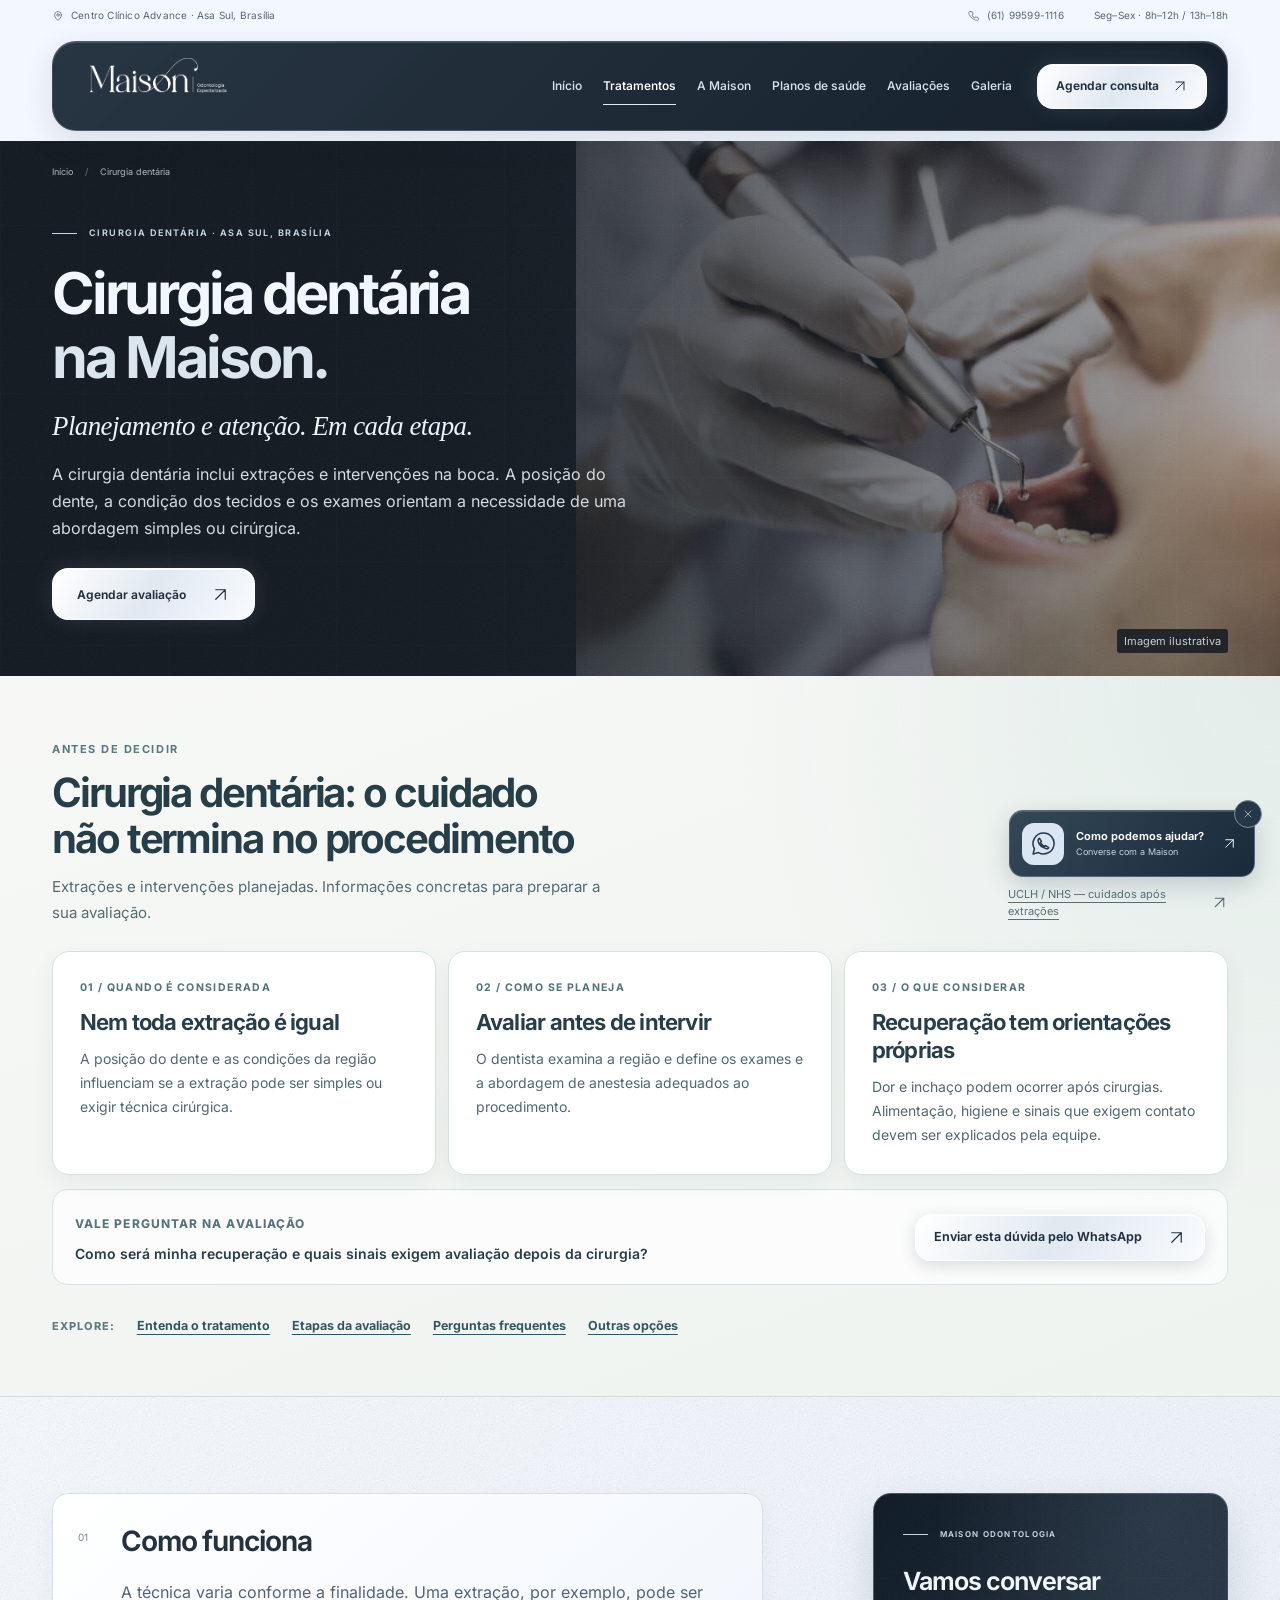
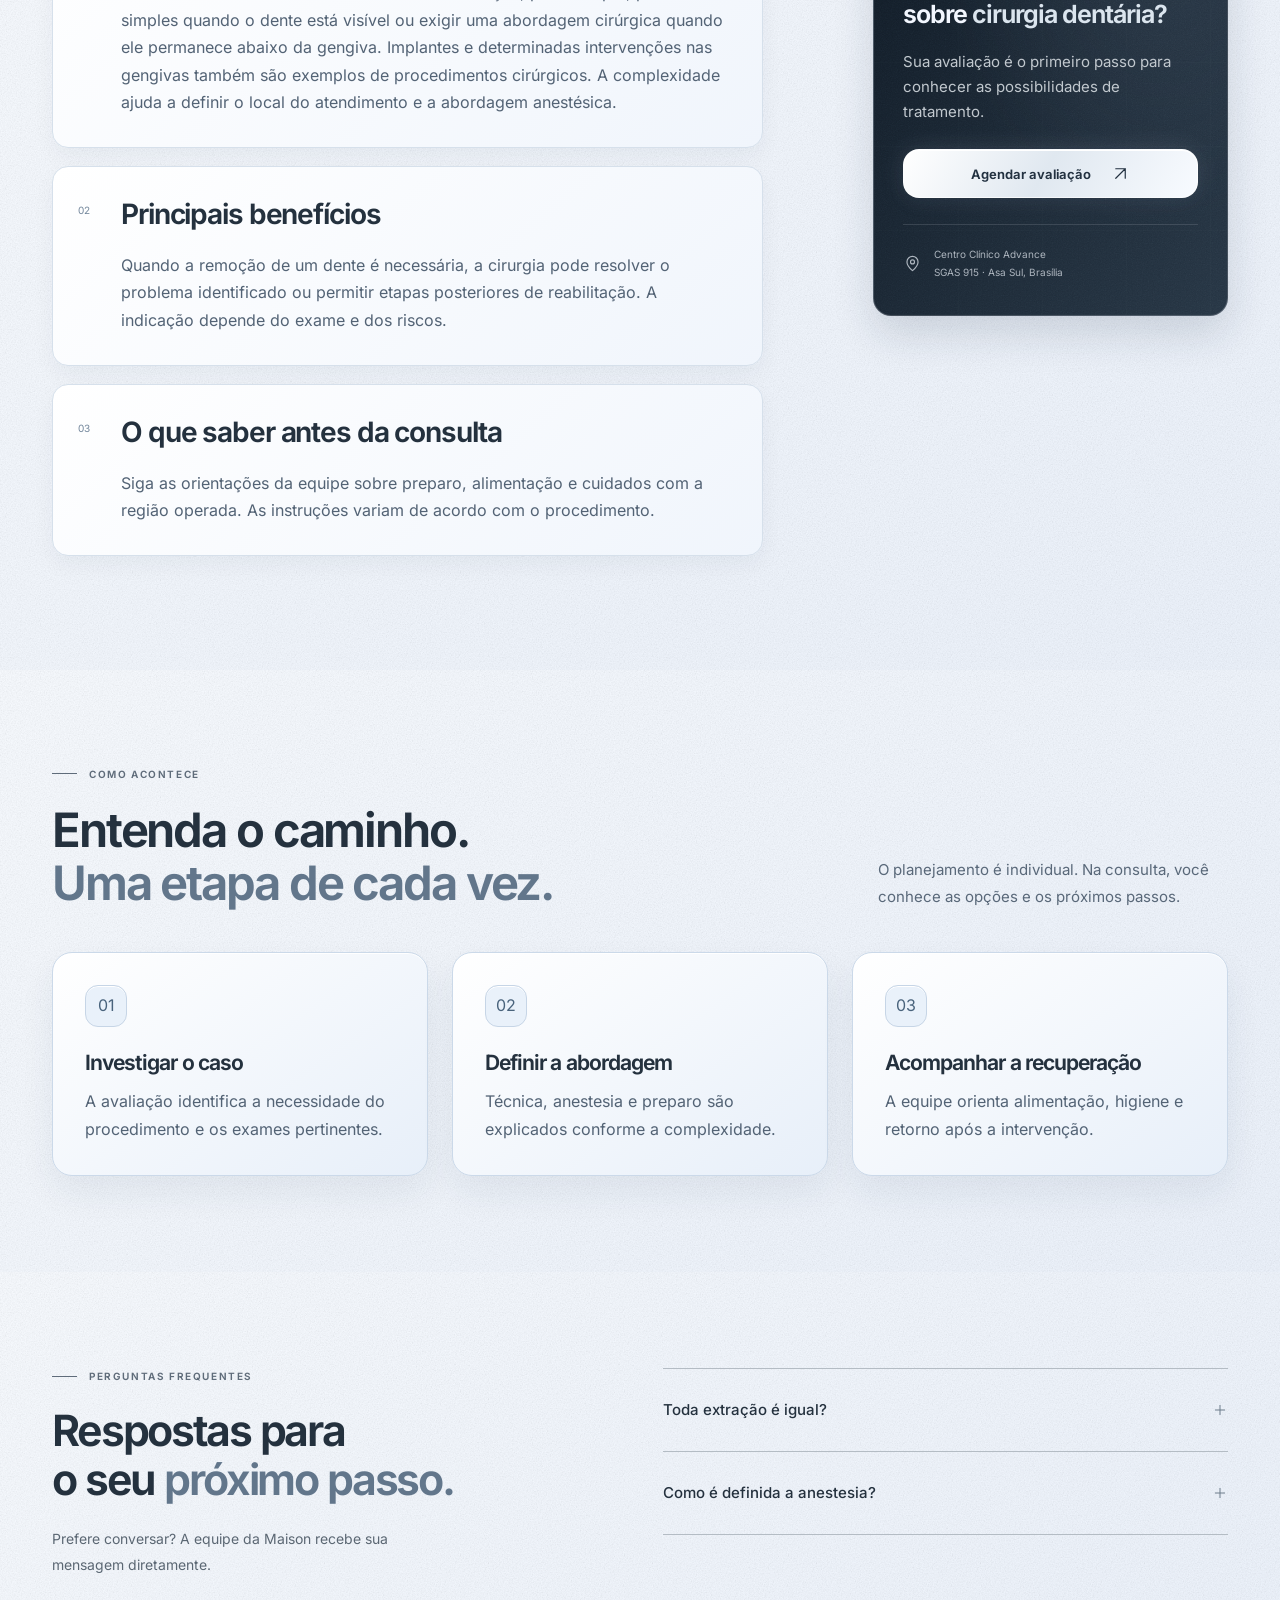
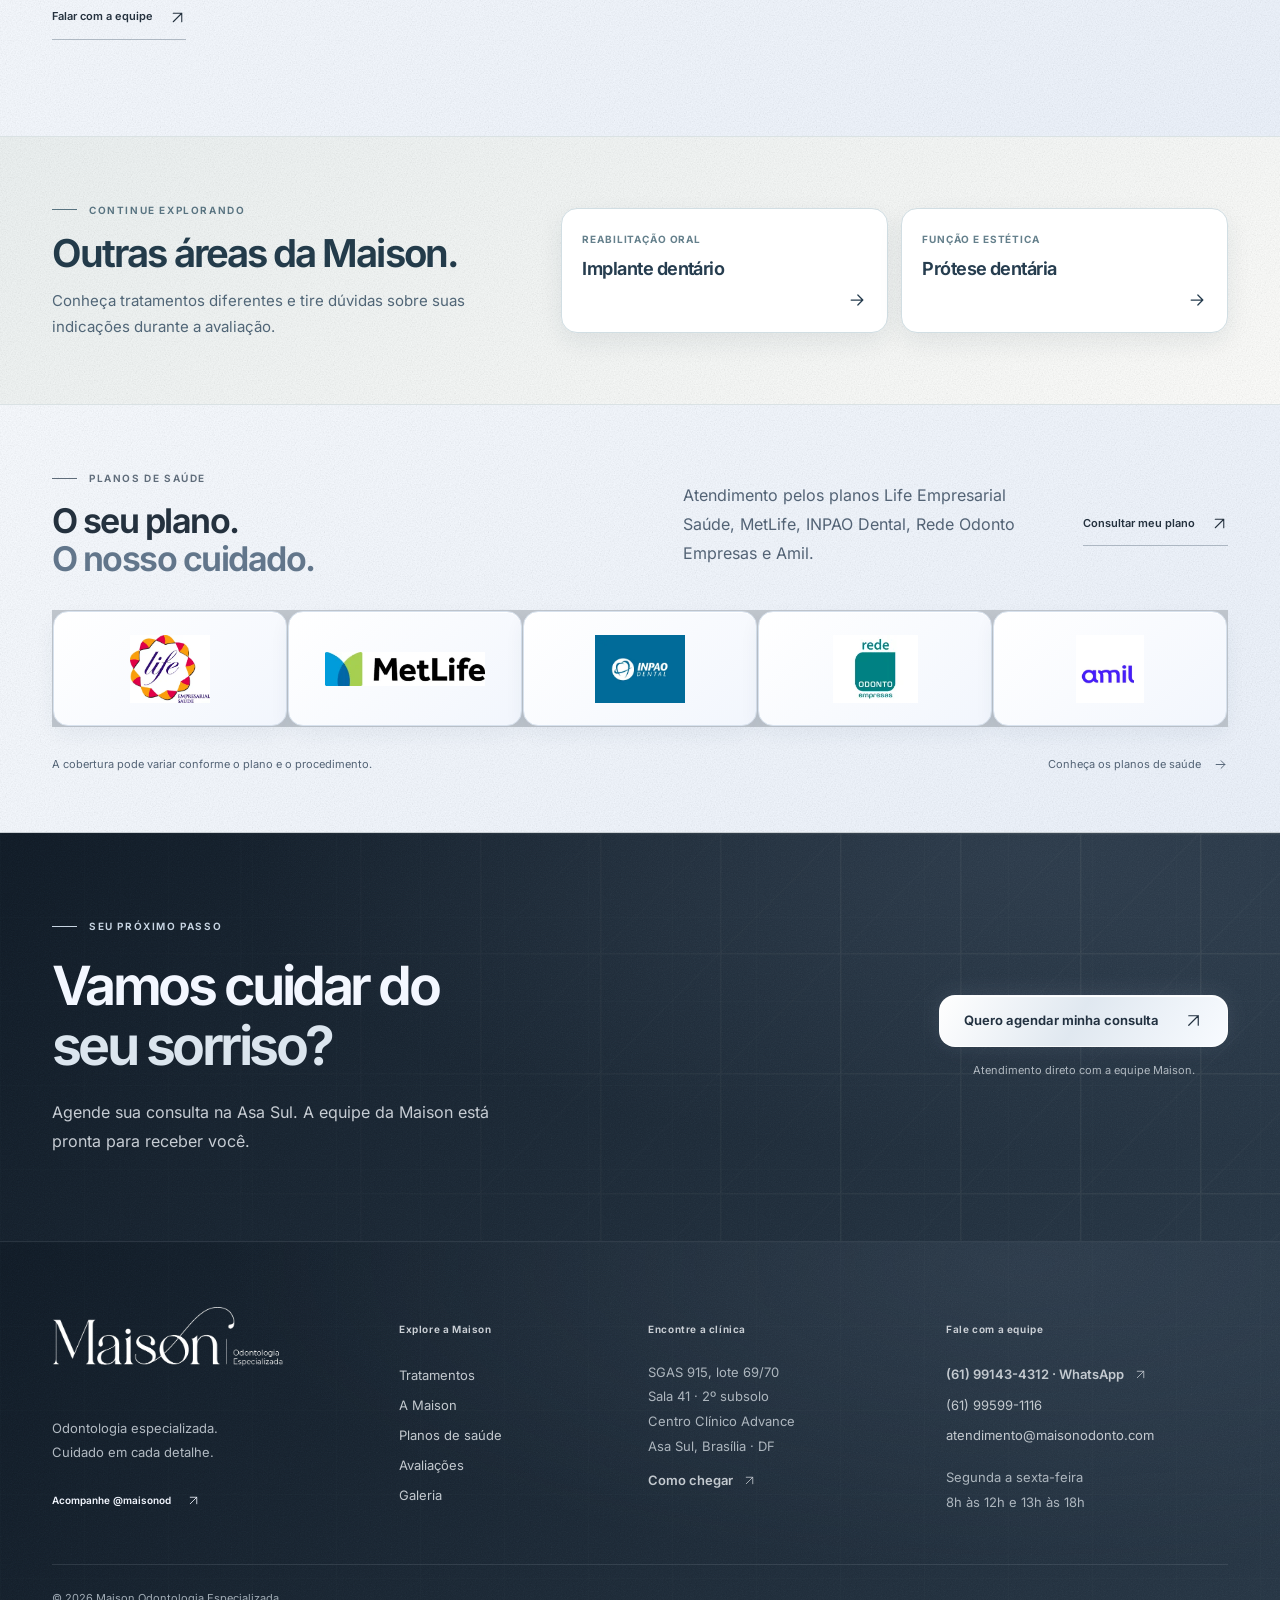
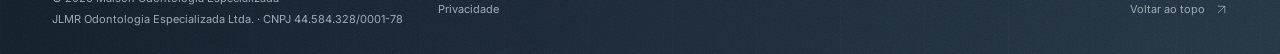
<file: cirurgia-dentaria.html>
<!doctype html><html lang="pt-BR"><head><meta charset="utf-8"><meta name="viewport" content="width=device-width,initial-scale=1,viewport-fit=cover"><meta name="theme-color" content="#172b3b"><title>Cirurgia dentária na Asa Sul, Brasília | Maison</title><meta name="description" content="Cirurgia dentária na Asa Sul: saiba como são avaliadas extrações, técnica, recuperação e sinais de atenção. Converse com a Maison."><meta name="robots" content="noindex,nofollow"><link rel="canonical" href="https://cornflowerblue-reindeer-259674.hostingersite.com/cirurgia-dentaria.html"><meta property="og:type" content="website"><meta property="og:locale" content="pt_BR"><meta property="og:site_name" content="Maison Odontologia Especializada"><meta property="og:title" content="Cirurgia dentária na Asa Sul, Brasília | Maison"><meta property="og:description" content="Cirurgia dentária na Asa Sul: saiba como são avaliadas extrações, técnica, recuperação e sinais de atenção. Converse com a Maison."><meta property="og:url" content="https://cornflowerblue-reindeer-259674.hostingersite.com/cirurgia-dentaria.html"><meta property="og:image" content="https://cornflowerblue-reindeer-259674.hostingersite.com/assets/img/og-maison.jpg"><meta name="twitter:card" content="summary_large_image"><link rel="icon" type="image/svg+xml" href="assets/img/favicon.svg"><link rel="preload" href="assets/fonts/inter-variable.woff2" as="font" type="font/woff2" crossorigin><link rel="stylesheet" href="assets/css/maison.css?v=maison-v8"><link rel="stylesheet" href="assets/css/maison-v8.css?v=maison-v8"><link rel="stylesheet" href="assets/css/maison-story-v11.css?v=maison-v11"><link rel="stylesheet" href="assets/css/maison-compact-v12.css?v=maison-v12"><link rel="stylesheet" href="assets/css/maison-v13.css?v=maison-v13"><link rel="stylesheet" href="assets/css/maison-guide-v16.css?v=maison-v16"><script type="application/ld+json">{"@context": "https://schema.org", "@graph": [{"@type": "Dentist", "@id": "https://cornflowerblue-reindeer-259674.hostingersite.com/#maison", "name": "Maison Odontologia Especializada", "legalName": "JLMR Odontologia Especializada Ltda.", "taxID": "44.584.328/0001-78", "url": "https://cornflowerblue-reindeer-259674.hostingersite.com/", "telephone": "+55 61 99599-1116", "email": "atendimento@maisonodonto.com", "image": "https://cornflowerblue-reindeer-259674.hostingersite.com/assets/img/clinica.webp", "address": {"@type": "PostalAddress", "streetAddress": "SGAS 915, lote 69/70, sala 41, 2º subsolo, Centro Clínico Advance", "addressLocality": "Brasília", "addressRegion": "DF", "postalCode": "70390-150", "addressCountry": "BR"}, "openingHoursSpecification": [{"@type": "OpeningHoursSpecification", "dayOfWeek": ["Monday", "Tuesday", "Wednesday", "Thursday", "Friday"], "opens": "08:00", "closes": "12:00"}, {"@type": "OpeningHoursSpecification", "dayOfWeek": ["Monday", "Tuesday", "Wednesday", "Thursday", "Friday"], "opens": "13:00", "closes": "18:00"}], "sameAs": ["https://www.instagram.com/maisonod/"]}, {"@type": "BreadcrumbList", "itemListElement": [{"@type": "ListItem", "position": 1, "name": "Início", "item": "https://cornflowerblue-reindeer-259674.hostingersite.com/"}, {"@type": "ListItem", "position": 2, "name": "Cirurgia dentária na Asa Sul, Brasília", "item": "https://cornflowerblue-reindeer-259674.hostingersite.com/cirurgia-dentaria.html"}]}]}</script></head><body id="topo" class="inner-page story-service-page"><a class="skip-link" href="#conteudo">Pular para o conteúdo</a><div class="topbar"><div class="container"><span><svg class="icon " viewBox="0 0 24 24" fill="none" aria-hidden="true"><path d="M19 10c0 5-7 11-7 11S5 15 5 10a7 7 0 1 1 14 0Z"/><circle cx="12" cy="10" r="2.5"/></svg> Centro Clínico Advance · Asa Sul, Brasília</span><a href="tel:+5561995991116"><svg class="icon " viewBox="0 0 24 24" fill="none" aria-hidden="true"><path d="m5 3 4 1 1 5-2 1c1 3 3 5 6 6l1-2 5 1 1 4c-1 3-6 2-9 0-4-2-7-5-9-9-2-3-3-8 2-7Z"/></svg> (61) 99599-1116</a><span class="topbar-hours">Seg–Sex · 8h–12h / 13h–18h</span></div></div>
<header class="site-header"><div class="scroll-progress" aria-hidden="true"></div><div class="container header-inner"><a href="index.html" class="brand" aria-label="Maison Odontologia — início"><img src="assets/img/logo.webp" width="650" height="255" alt="Maison Odontologia Especializada"></a><nav class="desktop-nav" aria-label="Menu principal"><a href="index.html">Início</a><a href="especialidades.html" aria-current="page">Tratamentos</a><a href="a-maison.html">A Maison</a><a href="convenios.html">Planos de saúde</a><a href="index.html#avaliacoes">Avaliações</a><a href="index.html#galeria">Galeria</a></nav><a class="btn btn-gold header-cta" href="https://wa.me/5561991434312?text=Ol%C3%A1%2C%20Maison%21%20Gostaria%20de%20agendar%20uma%20avalia%C3%A7%C3%A3o%20sobre%20cirurgia%20dent%C3%A1ria." target="_blank" rel="noopener noreferrer"><span class="desktop-label">Agendar consulta</span><span class="mobile-label">Agendar</span><svg class="icon " viewBox="0 0 24 24" fill="none" aria-hidden="true"><path d="M6 18 18 6M6 6h12v12"/></svg></a><details class="mobile-menu"><summary aria-label="Abrir ou fechar menu"><span></span><span></span><span></span></summary><div class="mobile-panel"><span class="eyebrow"><i></i>MAISON · ODONTOLOGIA ESPECIALIZADA</span><nav aria-label="Menu do celular"><a href="index.html">Início</a><a href="especialidades.html" aria-current="page">Tratamentos</a><a href="a-maison.html">A Maison</a><a href="convenios.html">Planos de saúde</a><a href="index.html#avaliacoes">Avaliações</a><a href="index.html#galeria">Galeria</a><a href="contato.html">Como chegar e contato</a></nav><a class="btn btn-gold " href="https://wa.me/5561991434312?text=Ol%C3%A1%2C%20Maison%21%20Gostaria%20de%20agendar%20uma%20avalia%C3%A7%C3%A3o%20sobre%20cirurgia%20dent%C3%A1ria." target="_blank" rel="noopener noreferrer">Agendar pelo WhatsApp<svg class="icon " viewBox="0 0 24 24" fill="none" aria-hidden="true"><path d="M6 18 18 6M6 6h12v12"/></svg></a><a class="mobile-instagram" href="https://www.instagram.com/maisonod/" target="_blank" rel="noopener noreferrer">Instagram · @maisonod<svg class="icon " viewBox="0 0 24 24" fill="none" aria-hidden="true"><path d="M6 18 18 6M6 6h12v12"/></svg></a><p>SGAS 915 · Centro Clínico Advance<br>Sala 41 · 2º subsolo · Asa Sul</p></div></details></div></header><main id="conteudo" tabindex="-1"><section class="page-hero forest"><div class="page-hero-photo"><img class="" src="assets/img/tratamento-cirurgia.webp" alt="Imagem ilustrativa relacionada a cirurgia dentária" width="1024" height="683" loading="eager" fetchpriority="high" decoding="async"></div><div class="container"><div class="breadcrumb"><a href="index.html">Início</a><span>/</span>Cirurgia dentária</div><div class="page-hero-copy"><span class="eyebrow"><i></i>CIRURGIA DENTÁRIA · ASA SUL, BRASÍLIA</span><h1>Cirurgia dentária<br><em>na Maison.</em></h1><p class="page-hero-tagline">Planejamento e atenção. Em cada etapa.</p><p>A cirurgia dentária inclui extrações e intervenções na boca. A posição do dente, a condição dos tecidos e os exames orientam a necessidade de uma abordagem simples ou cirúrgica.</p><a class="btn btn-gold " href="https://wa.me/5561991434312?text=Ol%C3%A1%2C%20Maison%21%20Gostaria%20de%20agendar%20uma%20avalia%C3%A7%C3%A3o%20sobre%20cirurgia%20dent%C3%A1ria." target="_blank" rel="noopener noreferrer">Agendar avaliação<svg class="icon " viewBox="0 0 24 24" fill="none" aria-hidden="true"><path d="M6 18 18 6M6 6h12v12"/></svg></a></div><span class="page-photo-label">Imagem ilustrativa</span></div></section><section class="desktop-treatment-guide" id="guia-tratamento" aria-labelledby="treatment-guide-heading"><div class="container"><div class="treatment-guide-intro"><div><span class="treatment-guide-eyebrow">ANTES DE DECIDIR</span><h2 id="treatment-guide-heading">Cirurgia dentária: o cuidado não termina no procedimento</h2><p>Extrações e intervenções planejadas. Informações concretas para preparar a sua avaliação.</p></div><a class="treatment-guide-source" href="https://www.uclh.nhs.uk/patients-and-visitors/patient-information-pages/dental-extractions-post-operative-instructions" target="_blank" rel="noopener noreferrer">UCLH / NHS — cuidados após extrações<svg class="icon " viewBox="0 0 24 24" fill="none" aria-hidden="true"><path d="M6 18 18 6M6 6h12v12"/></svg></a></div><div class="treatment-guide-facts"><article class="treatment-guide-fact"><span class="treatment-guide-fact-label">01 / QUANDO É CONSIDERADA</span><h3>Nem toda extração é igual</h3><p>A posição do dente e as condições da região influenciam se a extração pode ser simples ou exigir técnica cirúrgica.</p></article><article class="treatment-guide-fact"><span class="treatment-guide-fact-label">02 / COMO SE PLANEJA</span><h3>Avaliar antes de intervir</h3><p>O dentista examina a região e define os exames e a abordagem de anestesia adequados ao procedimento.</p></article><article class="treatment-guide-fact"><span class="treatment-guide-fact-label">03 / O QUE CONSIDERAR</span><h3>Recuperação tem orientações próprias</h3><p>Dor e inchaço podem ocorrer após cirurgias. Alimentação, higiene e sinais que exigem contato devem ser explicados pela equipe.</p></article></div><div class="treatment-guide-bottom"><div class="treatment-guide-question"><strong>VALE PERGUNTAR NA AVALIAÇÃO</strong><p>Como será minha recuperação e quais sinais exigem avaliação depois da cirurgia?</p></div><div class="treatment-guide-actions"><a class="btn btn-gold " href="https://wa.me/5561991434312?text=Ol%C3%A1%2C%20Maison%21%20Tenho%20uma%20d%C3%BAvida%20sobre%20cirurgia%20dent%C3%A1ria%3A%20Como%20ser%C3%A1%20minha%20recupera%C3%A7%C3%A3o%20e%20quais%20sinais%20exigem%20avalia%C3%A7%C3%A3o%20depois%20da%20cirurgia%3F" target="_blank" rel="noopener noreferrer">Enviar esta dúvida pelo WhatsApp<svg class="icon " viewBox="0 0 24 24" fill="none" aria-hidden="true"><path d="M6 18 18 6M6 6h12v12"/></svg></a></div></div><nav class="treatment-guide-links" aria-label="Ir diretamente à informação"><span>EXPLORE:</span><a href="#informacoes-completas">Entenda o tratamento</a><a href="#etapas-tratamento">Etapas da avaliação</a><a href="#duvidas-tratamento">Perguntas frequentes</a><a href="#opcoes-relacionadas">Outras opções</a></nav></div></section><section class="mobile-treatment-story" data-treatment-story aria-label="Entenda o atendimento em Cirurgia dentária"><div class="story-container"><section class="story-narrative" id="historia-tratamento" aria-labelledby="story-narrative-title"><span class="story-eyebrow">COMO FUNCIONA</span><h2 class="story-title" id="story-narrative-title">Em três etapas.</h2><p class="story-lead">Cada atendimento é individual. A indicação depende de avaliação clínica.</p><ol class="story-chapters"><li class="story-chapter" data-story-chapter><div class="story-chapter-top"><span class="story-chapter-number">01 / 03</span><span class="story-chapter-art" aria-hidden="true"></span></div><h3>Investigar o caso</h3><p>A avaliação identifica a necessidade do procedimento e os exames pertinentes.</p></li><li class="story-chapter" data-story-chapter><div class="story-chapter-top"><span class="story-chapter-number">02 / 03</span><span class="story-chapter-art" aria-hidden="true"></span></div><h3>Definir a abordagem</h3><p>Técnica, anestesia e preparo são explicados conforme a complexidade.</p></li><li class="story-chapter" data-story-chapter><div class="story-chapter-top"><span class="story-chapter-number">03 / 03</span><span class="story-chapter-art" aria-hidden="true"></span></div><h3>Acompanhar a recuperação</h3><p>A equipe orienta alimentação, higiene e retorno após a intervenção.</p></li></ol></section><section class="story-quickfaq" aria-labelledby="quickfaq-title"><span class="story-eyebrow">RESPOSTAS RÁPIDAS</span><h2 id="quickfaq-title">Dúvidas comuns.</h2><details><summary>Toda extração é igual?<svg class="icon " viewBox="0 0 24 24" fill="none" aria-hidden="true"><path d="M12 5v14M5 12h14"/></svg></summary><p>A abordagem depende da posição e da condição do dente. A avaliação orienta a escolha da técnica.</p></details><details><summary>Como é definida a anestesia?<svg class="icon " viewBox="0 0 24 24" fill="none" aria-hidden="true"><path d="M12 5v14M5 12h14"/></svg></summary><p>O profissional considera a complexidade do procedimento e as necessidades do paciente.</p></details></section><div class="story-ending"><span class="story-eyebrow">SEU PRÓXIMO PASSO</span><h2>Vamos conversar?</h2><p>Tire suas dúvidas sobre cirurgia dentária com a equipe da Maison.</p><a class="btn btn-gold " href="https://wa.me/5561991434312?text=Ol%C3%A1%2C%20Maison%21%20Gostaria%20de%20agendar%20uma%20avalia%C3%A7%C3%A3o%20sobre%20cirurgia%20dent%C3%A1ria." target="_blank" rel="noopener noreferrer">Falar pelo WhatsApp<svg class="icon " viewBox="0 0 24 24" fill="none" aria-hidden="true"><path d="M6 18 18 6M6 6h12v12"/></svg></a></div><div class="story-extra"><button class="story-more" type="button" data-story-expand aria-expanded="false" aria-controls="informacoes-completas">Ver detalhes completos</button><a class="story-back" href="especialidades.html" data-return-to-quiz>Outros tratamentos <svg class="icon " viewBox="0 0 24 24" fill="none" aria-hidden="true"><path d="M5 12h14m-6-6 6 6-6 6"/></svg></a></div></div></section><section class="section service-details paper" id="informacoes-completas"><div class="container service-detail-grid"><div class="service-detail-content"><article data-reveal><span class="section-index">01</span><h2>Como funciona</h2><p>A técnica varia conforme a finalidade. Uma extração, por exemplo, pode ser simples quando o dente está visível ou exigir uma abordagem cirúrgica quando ele permanece abaixo da gengiva. Implantes e determinadas intervenções nas gengivas também são exemplos de procedimentos cirúrgicos. A complexidade ajuda a definir o local do atendimento e a abordagem anestésica.</p></article><article data-reveal><span class="section-index">02</span><h2>Principais benefícios</h2><p>Quando a remoção de um dente é necessária, a cirurgia pode resolver o problema identificado ou permitir etapas posteriores de reabilitação. A indicação depende do exame e dos riscos.</p></article><article data-reveal><span class="section-index">03</span><h2>O que saber antes da consulta</h2><p>Siga as orientações da equipe sobre preparo, alimentação e cuidados com a região operada. As instruções variam de acordo com o procedimento.</p></article></div><aside class="service-aside forest"><span class="eyebrow"><i></i>MAISON ODONTOLOGIA</span><h3>Vamos conversar<br>sobre <em>cirurgia dentária?</em></h3><p>Sua avaliação é o primeiro passo para conhecer as possibilidades de tratamento.</p><a class="btn btn-gold " href="https://wa.me/5561991434312?text=Ol%C3%A1%2C%20Maison%21%20Gostaria%20de%20agendar%20uma%20avalia%C3%A7%C3%A3o%20sobre%20cirurgia%20dent%C3%A1ria." target="_blank" rel="noopener noreferrer">Agendar avaliação<svg class="icon " viewBox="0 0 24 24" fill="none" aria-hidden="true"><path d="M6 18 18 6M6 6h12v12"/></svg></a><div class="service-aside-address"><svg class="icon " viewBox="0 0 24 24" fill="none" aria-hidden="true"><path d="M19 10c0 5-7 11-7 11S5 15 5 10a7 7 0 1 1 14 0Z"/><circle cx="12" cy="10" r="2.5"/></svg><span>Centro Clínico Advance<br>SGAS 915 · Asa Sul, Brasília</span></div></aside></div></section><section class="section treatment-journey paper" id="etapas-tratamento"><div class="container"><div class="section-heading"><div><span class="eyebrow"><i></i>COMO ACONTECE</span><h2>Entenda o caminho.<br><em>Uma etapa de cada vez.</em></h2></div><p>O planejamento é individual. Na consulta, você conhece as opções e os próximos passos.</p></div><ol class="journey-grid"><li><span>01</span><h3>Investigar o caso</h3><p>A avaliação identifica a necessidade do procedimento e os exames pertinentes.</p></li><li><span>02</span><h3>Definir a abordagem</h3><p>Técnica, anestesia e preparo são explicados conforme a complexidade.</p></li><li><span>03</span><h3>Acompanhar a recuperação</h3><p>A equipe orienta alimentação, higiene e retorno após a intervenção.</p></li></ol></div></section><section class="section faq-section paper" id="duvidas-tratamento"><div class="container faq-grid"><div><span class="eyebrow"><i></i>PERGUNTAS FREQUENTES</span><h2>Respostas para<br>o seu <em>próximo passo.</em></h2><p>Prefere conversar? A equipe da Maison recebe sua mensagem diretamente.</p><a class="text-link" href="https://wa.me/5561991434312?text=Ol%C3%A1%2C%20Maison%21%20Gostaria%20de%20tirar%20uma%20d%C3%BAvida%20antes%20de%20agendar." target="_blank" rel="noopener noreferrer">Falar com a equipe<svg class="icon " viewBox="0 0 24 24" fill="none" aria-hidden="true"><path d="M6 18 18 6M6 6h12v12"/></svg></a></div><div class="faq-list"><details><summary>Toda extração é igual?<svg class="icon " viewBox="0 0 24 24" fill="none" aria-hidden="true"><path d="M12 5v14M5 12h14"/></svg></summary><p>A abordagem depende da posição e da condição do dente. A avaliação orienta a escolha da técnica.</p></details><details><summary>Como é definida a anestesia?<svg class="icon " viewBox="0 0 24 24" fill="none" aria-hidden="true"><path d="M12 5v14M5 12h14"/></svg></summary><p>O profissional considera a complexidade do procedimento e as necessidades do paciente.</p></details></div></div></section><section class="related-treatments paper" id="opcoes-relacionadas" aria-labelledby="related-heading"><div class="container"><div class="related-heading"><span class="eyebrow"><i></i>CONTINUE EXPLORANDO</span><h2 id="related-heading">Outras áreas da Maison.</h2><p>Conheça tratamentos diferentes e tire dúvidas sobre suas indicações durante a avaliação.</p></div><div class="related-links"><a href="implantes-dentarios.html"><span>Reabilitação oral</span><strong>Implante dentário</strong><svg class="icon " viewBox="0 0 24 24" fill="none" aria-hidden="true"><path d="M5 12h14m-6-6 6 6-6 6"/></svg></a><a href="proteses-dentarias.html"><span>Função e estética</span><strong>Prótese dentária</strong><svg class="icon " viewBox="0 0 24 24" fill="none" aria-hidden="true"><path d="M5 12h14m-6-6 6 6-6 6"/></svg></a></div></div></section><section class="plans-section paper" id="planos"><div class="container"><div class="plans-heading"><div><span class="eyebrow"><i></i>PLANOS DE SAÚDE</span><h2>O seu plano.<br><em>O nosso cuidado.</em></h2></div><div><p>Atendimento pelos planos Life Empresarial Saúde, MetLife, INPAO Dental, Rede Odonto Empresas e Amil.</p><a class="text-link" href="https://wa.me/5561991434312?text=Ol%C3%A1%2C%20Maison%21%20Gostaria%20de%20consultar%20o%20atendimento%20pelo%20meu%20plano%20de%20sa%C3%BAde." target="_blank" rel="noopener noreferrer">Consultar meu plano<svg class="icon " viewBox="0 0 24 24" fill="none" aria-hidden="true"><path d="M6 18 18 6M6 6h12v12"/></svg></a></div></div><div class="plan-grid" aria-label="Planos de saúde atendidos"><div class="plan-logo" data-reveal><img src="assets/img/plan-life.webp" alt="Life Empresarial Saúde" width="240" height="200" loading="lazy" decoding="async"></div><div class="plan-logo" data-reveal><img src="assets/img/plan-metlife.webp" alt="MetLife" width="300" height="64" loading="lazy" decoding="async"></div><div class="plan-logo" data-reveal><img src="assets/img/plan-inpao.webp" alt="INPAO Dental" width="240" height="200" loading="lazy" decoding="async"></div><div class="plan-logo" data-reveal><img src="assets/img/plan-odontoempresas.webp" alt="Rede Odonto Empresas" width="240" height="200" loading="lazy" decoding="async"></div><div class="plan-logo" data-reveal><img src="assets/img/plan-amil.webp" alt="Amil" width="240" height="200" loading="lazy" decoding="async"></div></div><div class="plans-bottom"><span>A cobertura pode variar conforme o plano e o procedimento.</span><a href="convenios.html">Conheça os planos de saúde <svg class="icon " viewBox="0 0 24 24" fill="none" aria-hidden="true"><path d="M5 12h14m-6-6 6 6-6 6"/></svg></a></div></div></section><section class="final-cta forest"><div class="container"><div data-reveal><span class="eyebrow"><i></i>SEU PRÓXIMO PASSO</span><h2>Vamos cuidar do<br><em>seu sorriso?</em></h2><p>Agende sua consulta na Asa Sul. A equipe da Maison está pronta para receber você.</p></div><div data-reveal><a class="btn btn-gold " href="https://wa.me/5561991434312?text=Ol%C3%A1%2C%20Maison%21%20Gostaria%20de%20agendar%20uma%20consulta." target="_blank" rel="noopener noreferrer">Quero agendar minha consulta<svg class="icon " viewBox="0 0 24 24" fill="none" aria-hidden="true"><path d="M6 18 18 6M6 6h12v12"/></svg></a><span class="cta-sub">Atendimento direto com a equipe Maison.</span></div></div></section></main><footer class="footer forest"><div class="container"><div class="footer-top"><div class="footer-brand"><a href="index.html"><img src="assets/img/logo.webp" width="650" height="255" alt="Maison Odontologia Especializada" loading="lazy"></a><p>Odontologia especializada.<br>Cuidado em cada detalhe.</p><a class="text-link" href="https://www.instagram.com/maisonod/" target="_blank" rel="noopener noreferrer">Acompanhe @maisonod<svg class="icon " viewBox="0 0 24 24" fill="none" aria-hidden="true"><path d="M6 18 18 6M6 6h12v12"/></svg></a></div><div><h2>Explore a Maison</h2><a href="especialidades.html">Tratamentos</a><a href="a-maison.html">A Maison</a><a href="convenios.html">Planos de saúde</a><a href="index.html#avaliacoes">Avaliações</a><a href="index.html#galeria">Galeria</a></div><div><h2>Encontre a clínica</h2><p>SGAS 915, lote 69/70<br>Sala 41 · 2º subsolo<br>Centro Clínico Advance<br>Asa Sul, Brasília · DF</p><a class="text-link" href="https://www.google.com/maps/dir/?api=1&amp;destination=Maison%20Odontologia%20Especializada%2C%20SGAS%20915%2C%20Centro%20Cl%C3%ADnico%20Advance%2C%20Asa%20Sul%2C%20Bras%C3%ADlia%20-%20DF" target="_blank" rel="noopener noreferrer">Como chegar<svg class="icon " viewBox="0 0 24 24" fill="none" aria-hidden="true"><path d="M6 18 18 6M6 6h12v12"/></svg></a></div><div><h2>Fale com a equipe</h2><a class="text-link" href="https://wa.me/5561991434312?text=Ol%C3%A1%2C%20Maison%21%20Gostaria%20de%20agendar%20uma%20consulta." target="_blank" rel="noopener noreferrer">(61) 99143-4312 · WhatsApp<svg class="icon " viewBox="0 0 24 24" fill="none" aria-hidden="true"><path d="M6 18 18 6M6 6h12v12"/></svg></a><a href="tel:+5561995991116">(61) 99599-1116</a><a href="mailto:atendimento@maisonodonto.com">atendimento@maisonodonto.com</a><p>Segunda a sexta-feira<br>8h às 12h e 13h às 18h</p></div></div><div class="footer-bottom"><span>© 2026 Maison Odontologia Especializada<br><small>JLMR Odontologia Especializada Ltda. · CNPJ 44.584.328/0001-78</small></span><a href="privacidade.html">Privacidade</a><a href="#topo">Voltar ao topo <svg class="icon " viewBox="0 0 24 24" fill="none" aria-hidden="true"><path d="M6 18 18 6M6 6h12v12"/></svg></a></div></div></footer>
<div class="contact-float"><button class="contact-dismiss" type="button" aria-label="Fechar mensagem de atendimento"><svg class="icon " viewBox="0 0 24 24" fill="none" aria-hidden="true"><path d="m6 6 12 12M18 6 6 18"/></svg></button><a href="https://wa.me/5561991434312?text=Ol%C3%A1%2C%20Maison%21%20Gostaria%20de%20agendar%20uma%20avalia%C3%A7%C3%A3o%20sobre%20cirurgia%20dent%C3%A1ria." target="_blank" rel="noopener noreferrer"><span class="wa-round"><svg class="icon " viewBox="0 0 24 24" fill="none" aria-hidden="true"><path d="M12 2a10 10 0 0 0-8.7 15L2 22l5.2-1.3A10 10 0 1 0 12 2Z"/><path d="m8 7 2 3-1 1c1 2 2 3 4 4l1-1 3 2c-1 2-3 1-5 0-4-2-6-6-5-8l1-1Z"/></svg></span><span>Como podemos ajudar?<small>Converse com a Maison</small></span><svg class="icon " viewBox="0 0 24 24" fill="none" aria-hidden="true"><path d="M6 18 18 6M6 6h12v12"/></svg></a></div><div class="mobile-contact"><a href="https://wa.me/5561991434312?text=Ol%C3%A1%2C%20Maison%21%20Gostaria%20de%20agendar%20uma%20avalia%C3%A7%C3%A3o%20sobre%20cirurgia%20dent%C3%A1ria." target="_blank" rel="noopener noreferrer"><svg class="icon " viewBox="0 0 24 24" fill="none" aria-hidden="true"><path d="M12 2a10 10 0 0 0-8.7 15L2 22l5.2-1.3A10 10 0 1 0 12 2Z"/><path d="m8 7 2 3-1 1c1 2 2 3 4 4l1-1 3 2c-1 2-3 1-5 0-4-2-6-6-5-8l1-1Z"/></svg><span>Agendar pelo WhatsApp<small>Fale diretamente com a Maison</small></span><svg class="icon " viewBox="0 0 24 24" fill="none" aria-hidden="true"><path d="M6 18 18 6M6 6h12v12"/></svg></a></div><script src="assets/js/maison.js?v=maison-v8"></script><script src="assets/js/maison-story-v11.js?v=maison-v11" defer></script><script src="assets/js/maison-compare-v13.js?v=maison-v13" defer></script></body></html>
</file>
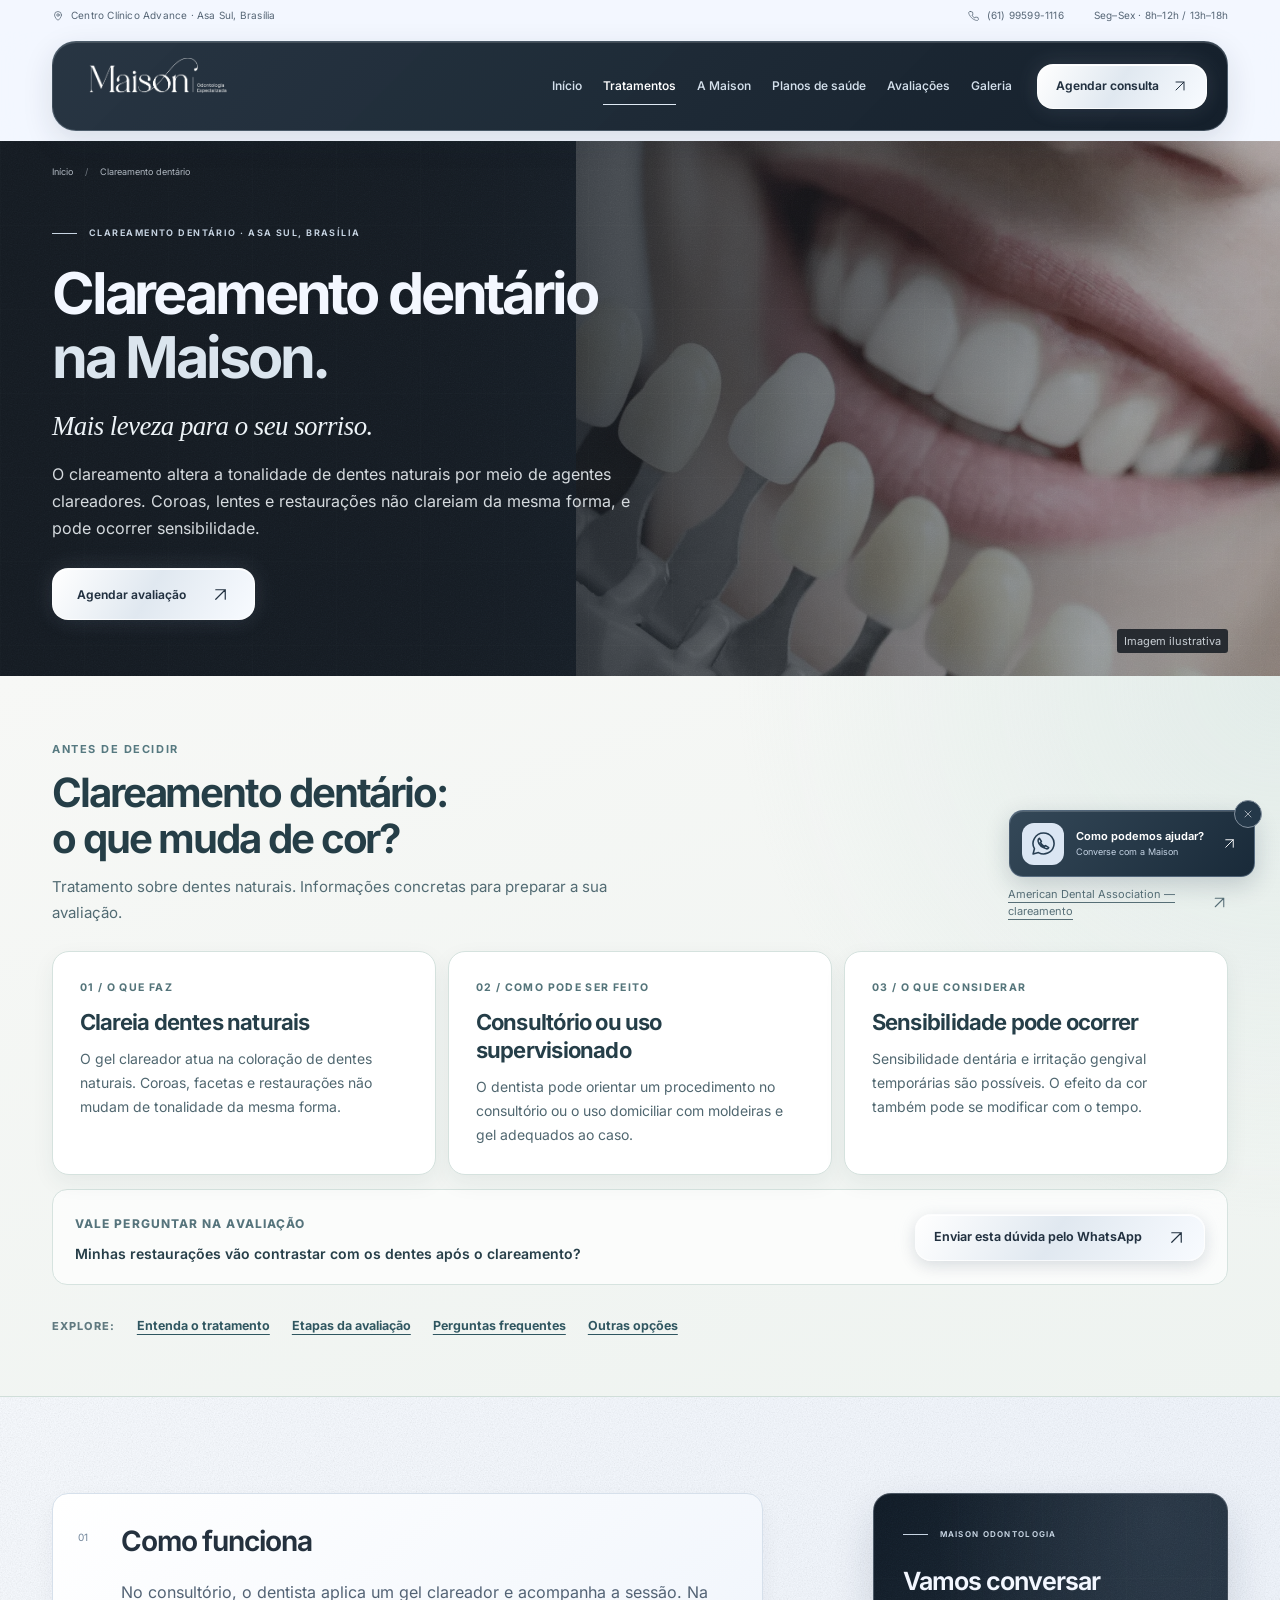
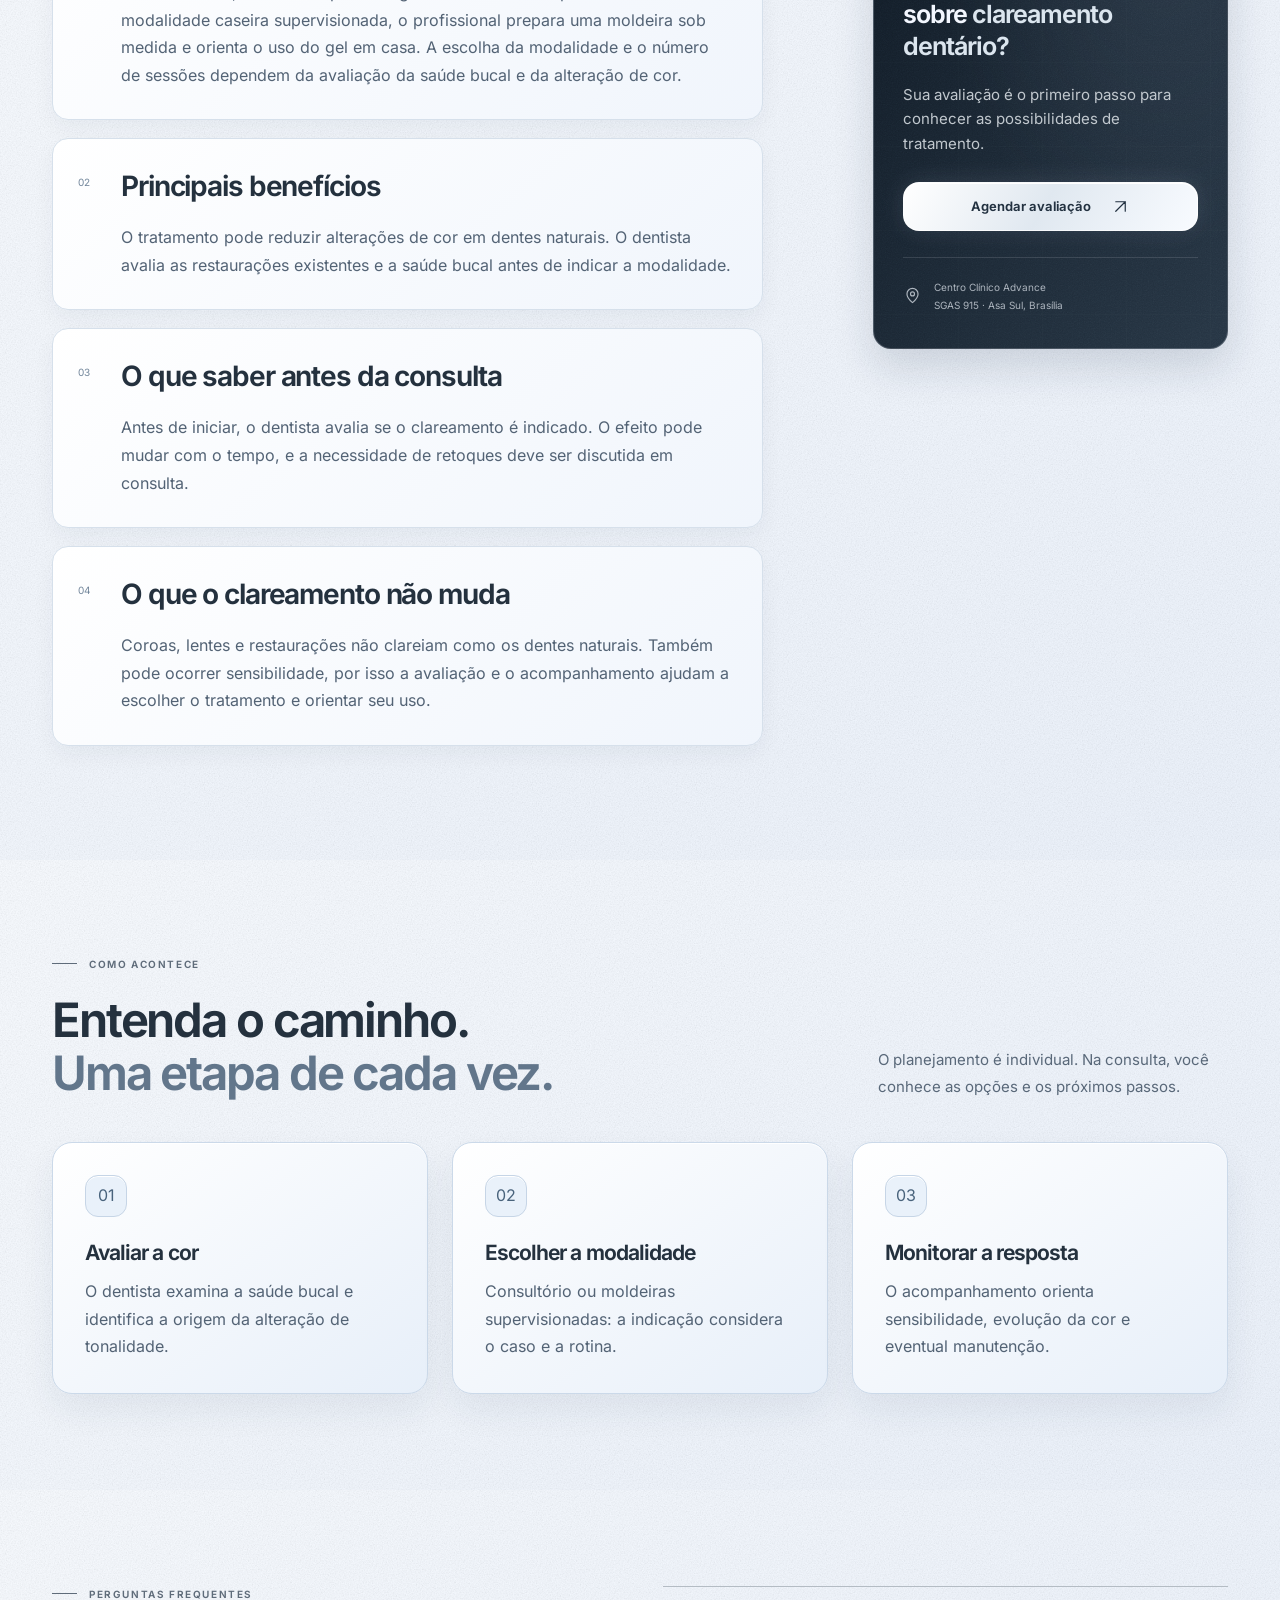
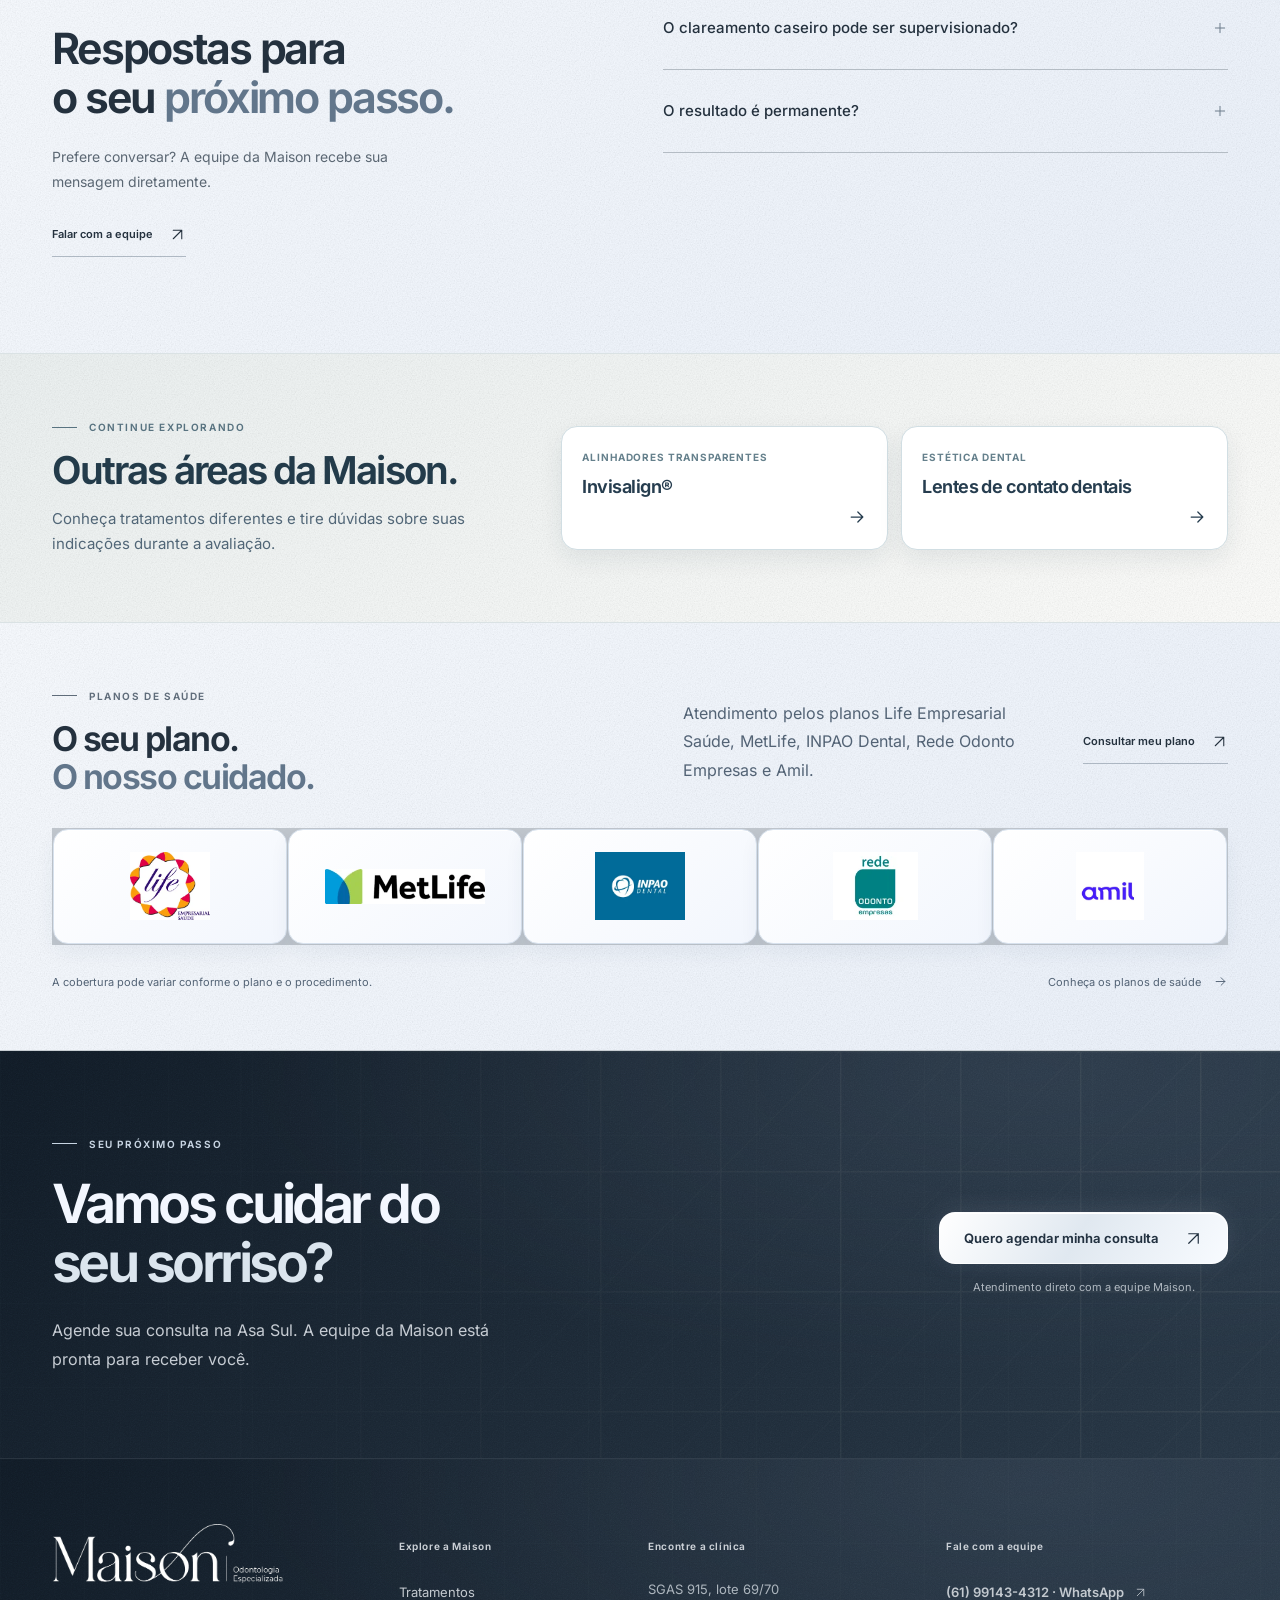
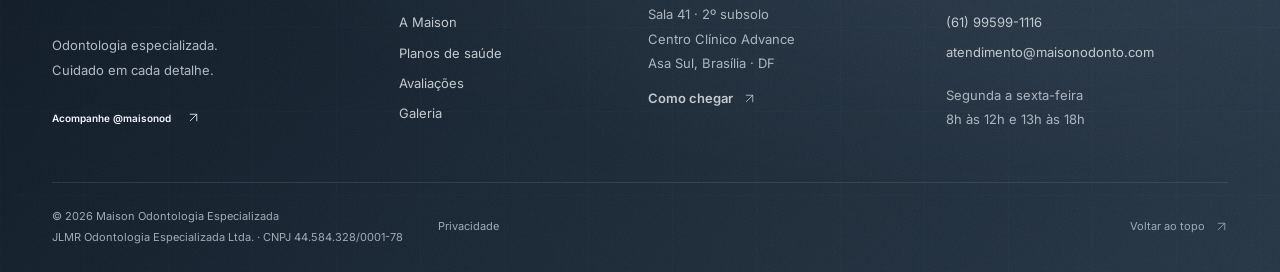
<file: clareamento-dental.html>
<!doctype html><html lang="pt-BR"><head><meta charset="utf-8"><meta name="viewport" content="width=device-width,initial-scale=1,viewport-fit=cover"><meta name="theme-color" content="#172b3b"><title>Clareamento dentário na Asa Sul, Brasília | Maison</title><meta name="description" content="Clareamento de dentes naturais: consultório ou moldeiras supervisionadas, sensibilidade e diferença de cor em restaurações. Maison Asa Sul."><meta name="robots" content="noindex,nofollow"><link rel="canonical" href="https://cornflowerblue-reindeer-259674.hostingersite.com/clareamento-dental.html"><meta property="og:type" content="website"><meta property="og:locale" content="pt_BR"><meta property="og:site_name" content="Maison Odontologia Especializada"><meta property="og:title" content="Clareamento dentário na Asa Sul, Brasília | Maison"><meta property="og:description" content="Clareamento de dentes naturais: consultório ou moldeiras supervisionadas, sensibilidade e diferença de cor em restaurações. Maison Asa Sul."><meta property="og:url" content="https://cornflowerblue-reindeer-259674.hostingersite.com/clareamento-dental.html"><meta property="og:image" content="https://cornflowerblue-reindeer-259674.hostingersite.com/assets/img/og-maison.jpg"><meta name="twitter:card" content="summary_large_image"><link rel="icon" type="image/svg+xml" href="assets/img/favicon.svg"><link rel="preload" href="assets/fonts/inter-variable.woff2" as="font" type="font/woff2" crossorigin><link rel="stylesheet" href="assets/css/maison.css?v=maison-v8"><link rel="stylesheet" href="assets/css/maison-v8.css?v=maison-v8"><link rel="stylesheet" href="assets/css/maison-story-v11.css?v=maison-v11"><link rel="stylesheet" href="assets/css/maison-compact-v12.css?v=maison-v12"><link rel="stylesheet" href="assets/css/maison-v13.css?v=maison-v13"><link rel="stylesheet" href="assets/css/maison-guide-v16.css?v=maison-v16"><script type="application/ld+json">{"@context": "https://schema.org", "@graph": [{"@type": "Dentist", "@id": "https://cornflowerblue-reindeer-259674.hostingersite.com/#maison", "name": "Maison Odontologia Especializada", "legalName": "JLMR Odontologia Especializada Ltda.", "taxID": "44.584.328/0001-78", "url": "https://cornflowerblue-reindeer-259674.hostingersite.com/", "telephone": "+55 61 99599-1116", "email": "atendimento@maisonodonto.com", "image": "https://cornflowerblue-reindeer-259674.hostingersite.com/assets/img/clinica.webp", "address": {"@type": "PostalAddress", "streetAddress": "SGAS 915, lote 69/70, sala 41, 2º subsolo, Centro Clínico Advance", "addressLocality": "Brasília", "addressRegion": "DF", "postalCode": "70390-150", "addressCountry": "BR"}, "openingHoursSpecification": [{"@type": "OpeningHoursSpecification", "dayOfWeek": ["Monday", "Tuesday", "Wednesday", "Thursday", "Friday"], "opens": "08:00", "closes": "12:00"}, {"@type": "OpeningHoursSpecification", "dayOfWeek": ["Monday", "Tuesday", "Wednesday", "Thursday", "Friday"], "opens": "13:00", "closes": "18:00"}], "sameAs": ["https://www.instagram.com/maisonod/"]}, {"@type": "BreadcrumbList", "itemListElement": [{"@type": "ListItem", "position": 1, "name": "Início", "item": "https://cornflowerblue-reindeer-259674.hostingersite.com/"}, {"@type": "ListItem", "position": 2, "name": "Clareamento dentário na Asa Sul, Brasília", "item": "https://cornflowerblue-reindeer-259674.hostingersite.com/clareamento-dental.html"}]}]}</script></head><body id="topo" class="inner-page story-service-page"><a class="skip-link" href="#conteudo">Pular para o conteúdo</a><div class="topbar"><div class="container"><span><svg class="icon " viewBox="0 0 24 24" fill="none" aria-hidden="true"><path d="M19 10c0 5-7 11-7 11S5 15 5 10a7 7 0 1 1 14 0Z"/><circle cx="12" cy="10" r="2.5"/></svg> Centro Clínico Advance · Asa Sul, Brasília</span><a href="tel:+5561995991116"><svg class="icon " viewBox="0 0 24 24" fill="none" aria-hidden="true"><path d="m5 3 4 1 1 5-2 1c1 3 3 5 6 6l1-2 5 1 1 4c-1 3-6 2-9 0-4-2-7-5-9-9-2-3-3-8 2-7Z"/></svg> (61) 99599-1116</a><span class="topbar-hours">Seg–Sex · 8h–12h / 13h–18h</span></div></div>
<header class="site-header"><div class="scroll-progress" aria-hidden="true"></div><div class="container header-inner"><a href="index.html" class="brand" aria-label="Maison Odontologia — início"><img src="assets/img/logo.webp" width="650" height="255" alt="Maison Odontologia Especializada"></a><nav class="desktop-nav" aria-label="Menu principal"><a href="index.html">Início</a><a href="especialidades.html" aria-current="page">Tratamentos</a><a href="a-maison.html">A Maison</a><a href="convenios.html">Planos de saúde</a><a href="index.html#avaliacoes">Avaliações</a><a href="index.html#galeria">Galeria</a></nav><a class="btn btn-gold header-cta" href="https://wa.me/5561991434312?text=Ol%C3%A1%2C%20Maison%21%20Gostaria%20de%20agendar%20uma%20avalia%C3%A7%C3%A3o%20sobre%20clareamento%20dent%C3%A1rio." target="_blank" rel="noopener noreferrer"><span class="desktop-label">Agendar consulta</span><span class="mobile-label">Agendar</span><svg class="icon " viewBox="0 0 24 24" fill="none" aria-hidden="true"><path d="M6 18 18 6M6 6h12v12"/></svg></a><details class="mobile-menu"><summary aria-label="Abrir ou fechar menu"><span></span><span></span><span></span></summary><div class="mobile-panel"><span class="eyebrow"><i></i>MAISON · ODONTOLOGIA ESPECIALIZADA</span><nav aria-label="Menu do celular"><a href="index.html">Início</a><a href="especialidades.html" aria-current="page">Tratamentos</a><a href="a-maison.html">A Maison</a><a href="convenios.html">Planos de saúde</a><a href="index.html#avaliacoes">Avaliações</a><a href="index.html#galeria">Galeria</a><a href="contato.html">Como chegar e contato</a></nav><a class="btn btn-gold " href="https://wa.me/5561991434312?text=Ol%C3%A1%2C%20Maison%21%20Gostaria%20de%20agendar%20uma%20avalia%C3%A7%C3%A3o%20sobre%20clareamento%20dent%C3%A1rio." target="_blank" rel="noopener noreferrer">Agendar pelo WhatsApp<svg class="icon " viewBox="0 0 24 24" fill="none" aria-hidden="true"><path d="M6 18 18 6M6 6h12v12"/></svg></a><a class="mobile-instagram" href="https://www.instagram.com/maisonod/" target="_blank" rel="noopener noreferrer">Instagram · @maisonod<svg class="icon " viewBox="0 0 24 24" fill="none" aria-hidden="true"><path d="M6 18 18 6M6 6h12v12"/></svg></a><p>SGAS 915 · Centro Clínico Advance<br>Sala 41 · 2º subsolo · Asa Sul</p></div></details></div></header><main id="conteudo" tabindex="-1"><section class="page-hero forest"><div class="page-hero-photo"><img class="" src="assets/img/tratamento-clareamento.webp" alt="Imagem ilustrativa relacionada a clareamento dentário" width="1024" height="1024" loading="eager" fetchpriority="high" decoding="async"></div><div class="container"><div class="breadcrumb"><a href="index.html">Início</a><span>/</span>Clareamento dentário</div><div class="page-hero-copy"><span class="eyebrow"><i></i>CLAREAMENTO DENTÁRIO · ASA SUL, BRASÍLIA</span><h1>Clareamento dentário<br><em>na Maison.</em></h1><p class="page-hero-tagline">Mais leveza para o seu sorriso.</p><p>O clareamento altera a tonalidade de dentes naturais por meio de agentes clareadores. Coroas, lentes e restaurações não clareiam da mesma forma, e pode ocorrer sensibilidade.</p><a class="btn btn-gold " href="https://wa.me/5561991434312?text=Ol%C3%A1%2C%20Maison%21%20Gostaria%20de%20agendar%20uma%20avalia%C3%A7%C3%A3o%20sobre%20clareamento%20dent%C3%A1rio." target="_blank" rel="noopener noreferrer">Agendar avaliação<svg class="icon " viewBox="0 0 24 24" fill="none" aria-hidden="true"><path d="M6 18 18 6M6 6h12v12"/></svg></a></div><span class="page-photo-label">Imagem ilustrativa</span></div></section><section class="desktop-treatment-guide" id="guia-tratamento" aria-labelledby="treatment-guide-heading"><div class="container"><div class="treatment-guide-intro"><div><span class="treatment-guide-eyebrow">ANTES DE DECIDIR</span><h2 id="treatment-guide-heading">Clareamento dentário: o que muda de cor?</h2><p>Tratamento sobre dentes naturais. Informações concretas para preparar a sua avaliação.</p></div><a class="treatment-guide-source" href="https://www.ada.org/resources/ada-library/oral-health-topics/whitening" target="_blank" rel="noopener noreferrer">American Dental Association — clareamento<svg class="icon " viewBox="0 0 24 24" fill="none" aria-hidden="true"><path d="M6 18 18 6M6 6h12v12"/></svg></a></div><div class="treatment-guide-facts"><article class="treatment-guide-fact"><span class="treatment-guide-fact-label">01 / O QUE FAZ</span><h3>Clareia dentes naturais</h3><p>O gel clareador atua na coloração de dentes naturais. Coroas, facetas e restaurações não mudam de tonalidade da mesma forma.</p></article><article class="treatment-guide-fact"><span class="treatment-guide-fact-label">02 / COMO PODE SER FEITO</span><h3>Consultório ou uso supervisionado</h3><p>O dentista pode orientar um procedimento no consultório ou o uso domiciliar com moldeiras e gel adequados ao caso.</p></article><article class="treatment-guide-fact"><span class="treatment-guide-fact-label">03 / O QUE CONSIDERAR</span><h3>Sensibilidade pode ocorrer</h3><p>Sensibilidade dentária e irritação gengival temporárias são possíveis. O efeito da cor também pode se modificar com o tempo.</p></article></div><div class="treatment-guide-bottom"><div class="treatment-guide-question"><strong>VALE PERGUNTAR NA AVALIAÇÃO</strong><p>Minhas restaurações vão contrastar com os dentes após o clareamento?</p></div><div class="treatment-guide-actions"><a class="btn btn-gold " href="https://wa.me/5561991434312?text=Ol%C3%A1%2C%20Maison%21%20Tenho%20uma%20d%C3%BAvida%20sobre%20clareamento%20dent%C3%A1rio%3A%20Minhas%20restaura%C3%A7%C3%B5es%20v%C3%A3o%20contrastar%20com%20os%20dentes%20ap%C3%B3s%20o%20clareamento%3F" target="_blank" rel="noopener noreferrer">Enviar esta dúvida pelo WhatsApp<svg class="icon " viewBox="0 0 24 24" fill="none" aria-hidden="true"><path d="M6 18 18 6M6 6h12v12"/></svg></a></div></div><nav class="treatment-guide-links" aria-label="Ir diretamente à informação"><span>EXPLORE:</span><a href="#informacoes-completas">Entenda o tratamento</a><a href="#etapas-tratamento">Etapas da avaliação</a><a href="#duvidas-tratamento">Perguntas frequentes</a><a href="#opcoes-relacionadas">Outras opções</a></nav></div></section><section class="mobile-treatment-story" data-treatment-story aria-label="Entenda o atendimento em Clareamento dentário"><div class="story-container"><section class="story-narrative" id="historia-tratamento" aria-labelledby="story-narrative-title"><span class="story-eyebrow">COMO FUNCIONA</span><h2 class="story-title" id="story-narrative-title">Em três etapas.</h2><p class="story-lead">Cada atendimento é individual. A indicação depende de avaliação clínica.</p><ol class="story-chapters"><li class="story-chapter" data-story-chapter><div class="story-chapter-top"><span class="story-chapter-number">01 / 03</span><span class="story-chapter-art" aria-hidden="true"></span></div><h3>Avaliar a cor</h3><p>O dentista examina a saúde bucal e identifica a origem da alteração de tonalidade.</p></li><li class="story-chapter" data-story-chapter><div class="story-chapter-top"><span class="story-chapter-number">02 / 03</span><span class="story-chapter-art" aria-hidden="true"></span></div><h3>Escolher a modalidade</h3><p>Consultório ou moldeiras supervisionadas: a indicação considera o caso e a rotina.</p></li><li class="story-chapter" data-story-chapter><div class="story-chapter-top"><span class="story-chapter-number">03 / 03</span><span class="story-chapter-art" aria-hidden="true"></span></div><h3>Monitorar a resposta</h3><p>O acompanhamento orienta sensibilidade, evolução da cor e eventual manutenção.</p></li></ol></section><section class="story-quickfaq" aria-labelledby="quickfaq-title"><span class="story-eyebrow">RESPOSTAS RÁPIDAS</span><h2 id="quickfaq-title">Dúvidas comuns.</h2><details><summary>O clareamento caseiro pode ser supervisionado?<svg class="icon " viewBox="0 0 24 24" fill="none" aria-hidden="true"><path d="M12 5v14M5 12h14"/></svg></summary><p>Sim. O dentista prepara a moldeira e orienta a aplicação do gel e o período de uso.</p></details><details><summary>O resultado é permanente?<svg class="icon " viewBox="0 0 24 24" fill="none" aria-hidden="true"><path d="M12 5v14M5 12h14"/></svg></summary><p>A tonalidade pode mudar ao longo do tempo. O dentista pode avaliar se há indicação de retoque.</p></details></section><details class="story-compare" data-care-compare><summary>Clareamento ou lentes: o que muda?<svg class="icon " viewBox="0 0 24 24" fill="none" aria-hidden="true"><path d="m9 5 7 7-7 7"/></svg></summary><div class="story-compare-body"><p class="story-compare-explain">Os dois procedimentos têm objetivos e cuidados diferentes.</p><div class="story-compare-tabs" data-compare-tabs><button type="button" class="story-compare-tab" id="compare-tab-clareamento" data-compare-tab="clareamento" aria-controls="compare-clareamento">Clareamento dentário</button><button type="button" class="story-compare-tab" id="compare-tab-lentes" data-compare-tab="lentes" aria-controls="compare-lentes">Lentes de contato dentais</button></div><div class="story-compare-panels"><div class="story-compare-panel" data-compare-panel="clareamento" id="compare-clareamento" aria-labelledby="compare-tab-clareamento"><h3>Clareamento dentário</h3><p>Busca clarear dentes naturais com acompanhamento profissional.</p><p>Coroas, lentes e restaurações não clareiam da mesma forma que dentes naturais.</p><a href="clareamento-dental.html">Conhecer o tratamento <svg class="icon " viewBox="0 0 24 24" fill="none" aria-hidden="true"><path d="M5 12h14m-6-6 6 6-6 6"/></svg></a></div><div class="story-compare-panel" data-compare-panel="lentes" id="compare-lentes" aria-labelledby="compare-tab-lentes"><h3>Lentes de contato dentais</h3><p>Lâminas finas aplicadas à frente dos dentes para planejar mudanças de forma, cor e proporção.</p><p>O preparo varia conforme o caso e pode envolver alterações irreversíveis do esmalte.</p><a href="lentes-de-contato-dental.html">Conhecer o tratamento <svg class="icon " viewBox="0 0 24 24" fill="none" aria-hidden="true"><path d="M5 12h14m-6-6 6 6-6 6"/></svg></a></div></div><p class="story-compare-note">Informações educativas. Os tratamentos podem se complementar e a indicação depende de avaliação odontológica.</p></div></details><div class="story-ending"><span class="story-eyebrow">SEU PRÓXIMO PASSO</span><h2>Vamos conversar?</h2><p>Tire suas dúvidas sobre clareamento dentário com a equipe da Maison.</p><a class="btn btn-gold " href="https://wa.me/5561991434312?text=Ol%C3%A1%2C%20Maison%21%20Gostaria%20de%20agendar%20uma%20avalia%C3%A7%C3%A3o%20sobre%20clareamento%20dent%C3%A1rio." target="_blank" rel="noopener noreferrer">Falar pelo WhatsApp<svg class="icon " viewBox="0 0 24 24" fill="none" aria-hidden="true"><path d="M6 18 18 6M6 6h12v12"/></svg></a></div><div class="story-extra"><button class="story-more" type="button" data-story-expand aria-expanded="false" aria-controls="informacoes-completas">Ver detalhes completos</button><a class="story-back" href="especialidades.html" data-return-to-quiz>Outros tratamentos <svg class="icon " viewBox="0 0 24 24" fill="none" aria-hidden="true"><path d="M5 12h14m-6-6 6 6-6 6"/></svg></a></div></div></section><section class="section service-details paper" id="informacoes-completas"><div class="container service-detail-grid"><div class="service-detail-content"><article data-reveal><span class="section-index">01</span><h2>Como funciona</h2><p>No consultório, o dentista aplica um gel clareador e acompanha a sessão. Na modalidade caseira supervisionada, o profissional prepara uma moldeira sob medida e orienta o uso do gel em casa. A escolha da modalidade e o número de sessões dependem da avaliação da saúde bucal e da alteração de cor.</p></article><article data-reveal><span class="section-index">02</span><h2>Principais benefícios</h2><p>O tratamento pode reduzir alterações de cor em dentes naturais. O dentista avalia as restaurações existentes e a saúde bucal antes de indicar a modalidade.</p></article><article data-reveal><span class="section-index">03</span><h2>O que saber antes da consulta</h2><p>Antes de iniciar, o dentista avalia se o clareamento é indicado. O efeito pode mudar com o tempo, e a necessidade de retoques deve ser discutida em consulta.</p></article><article data-reveal><span class="section-index">04</span><h2>O que o clareamento não muda</h2><p>Coroas, lentes e restaurações não clareiam como os dentes naturais. Também pode ocorrer sensibilidade, por isso a avaliação e o acompanhamento ajudam a escolher o tratamento e orientar seu uso.</p></article></div><aside class="service-aside forest"><span class="eyebrow"><i></i>MAISON ODONTOLOGIA</span><h3>Vamos conversar<br>sobre <em>clareamento dentário?</em></h3><p>Sua avaliação é o primeiro passo para conhecer as possibilidades de tratamento.</p><a class="btn btn-gold " href="https://wa.me/5561991434312?text=Ol%C3%A1%2C%20Maison%21%20Gostaria%20de%20agendar%20uma%20avalia%C3%A7%C3%A3o%20sobre%20clareamento%20dent%C3%A1rio." target="_blank" rel="noopener noreferrer">Agendar avaliação<svg class="icon " viewBox="0 0 24 24" fill="none" aria-hidden="true"><path d="M6 18 18 6M6 6h12v12"/></svg></a><div class="service-aside-address"><svg class="icon " viewBox="0 0 24 24" fill="none" aria-hidden="true"><path d="M19 10c0 5-7 11-7 11S5 15 5 10a7 7 0 1 1 14 0Z"/><circle cx="12" cy="10" r="2.5"/></svg><span>Centro Clínico Advance<br>SGAS 915 · Asa Sul, Brasília</span></div></aside></div></section><section class="section treatment-journey paper" id="etapas-tratamento"><div class="container"><div class="section-heading"><div><span class="eyebrow"><i></i>COMO ACONTECE</span><h2>Entenda o caminho.<br><em>Uma etapa de cada vez.</em></h2></div><p>O planejamento é individual. Na consulta, você conhece as opções e os próximos passos.</p></div><ol class="journey-grid"><li><span>01</span><h3>Avaliar a cor</h3><p>O dentista examina a saúde bucal e identifica a origem da alteração de tonalidade.</p></li><li><span>02</span><h3>Escolher a modalidade</h3><p>Consultório ou moldeiras supervisionadas: a indicação considera o caso e a rotina.</p></li><li><span>03</span><h3>Monitorar a resposta</h3><p>O acompanhamento orienta sensibilidade, evolução da cor e eventual manutenção.</p></li></ol></div></section><section class="section faq-section paper" id="duvidas-tratamento"><div class="container faq-grid"><div><span class="eyebrow"><i></i>PERGUNTAS FREQUENTES</span><h2>Respostas para<br>o seu <em>próximo passo.</em></h2><p>Prefere conversar? A equipe da Maison recebe sua mensagem diretamente.</p><a class="text-link" href="https://wa.me/5561991434312?text=Ol%C3%A1%2C%20Maison%21%20Gostaria%20de%20tirar%20uma%20d%C3%BAvida%20antes%20de%20agendar." target="_blank" rel="noopener noreferrer">Falar com a equipe<svg class="icon " viewBox="0 0 24 24" fill="none" aria-hidden="true"><path d="M6 18 18 6M6 6h12v12"/></svg></a></div><div class="faq-list"><details><summary>O clareamento caseiro pode ser supervisionado?<svg class="icon " viewBox="0 0 24 24" fill="none" aria-hidden="true"><path d="M12 5v14M5 12h14"/></svg></summary><p>Sim. O dentista prepara a moldeira e orienta a aplicação do gel e o período de uso.</p></details><details><summary>O resultado é permanente?<svg class="icon " viewBox="0 0 24 24" fill="none" aria-hidden="true"><path d="M12 5v14M5 12h14"/></svg></summary><p>A tonalidade pode mudar ao longo do tempo. O dentista pode avaliar se há indicação de retoque.</p></details></div></div></section><section class="related-treatments paper" id="opcoes-relacionadas" aria-labelledby="related-heading"><div class="container"><div class="related-heading"><span class="eyebrow"><i></i>CONTINUE EXPLORANDO</span><h2 id="related-heading">Outras áreas da Maison.</h2><p>Conheça tratamentos diferentes e tire dúvidas sobre suas indicações durante a avaliação.</p></div><div class="related-links"><a href="invisalign.html"><span>Alinhadores transparentes</span><strong>Invisalign®</strong><svg class="icon " viewBox="0 0 24 24" fill="none" aria-hidden="true"><path d="M5 12h14m-6-6 6 6-6 6"/></svg></a><a href="lentes-de-contato-dental.html"><span>Estética dental</span><strong>Lentes de contato dentais</strong><svg class="icon " viewBox="0 0 24 24" fill="none" aria-hidden="true"><path d="M5 12h14m-6-6 6 6-6 6"/></svg></a></div></div></section><section class="plans-section paper" id="planos"><div class="container"><div class="plans-heading"><div><span class="eyebrow"><i></i>PLANOS DE SAÚDE</span><h2>O seu plano.<br><em>O nosso cuidado.</em></h2></div><div><p>Atendimento pelos planos Life Empresarial Saúde, MetLife, INPAO Dental, Rede Odonto Empresas e Amil.</p><a class="text-link" href="https://wa.me/5561991434312?text=Ol%C3%A1%2C%20Maison%21%20Gostaria%20de%20consultar%20o%20atendimento%20pelo%20meu%20plano%20de%20sa%C3%BAde." target="_blank" rel="noopener noreferrer">Consultar meu plano<svg class="icon " viewBox="0 0 24 24" fill="none" aria-hidden="true"><path d="M6 18 18 6M6 6h12v12"/></svg></a></div></div><div class="plan-grid" aria-label="Planos de saúde atendidos"><div class="plan-logo" data-reveal><img src="assets/img/plan-life.webp" alt="Life Empresarial Saúde" width="240" height="200" loading="lazy" decoding="async"></div><div class="plan-logo" data-reveal><img src="assets/img/plan-metlife.webp" alt="MetLife" width="300" height="64" loading="lazy" decoding="async"></div><div class="plan-logo" data-reveal><img src="assets/img/plan-inpao.webp" alt="INPAO Dental" width="240" height="200" loading="lazy" decoding="async"></div><div class="plan-logo" data-reveal><img src="assets/img/plan-odontoempresas.webp" alt="Rede Odonto Empresas" width="240" height="200" loading="lazy" decoding="async"></div><div class="plan-logo" data-reveal><img src="assets/img/plan-amil.webp" alt="Amil" width="240" height="200" loading="lazy" decoding="async"></div></div><div class="plans-bottom"><span>A cobertura pode variar conforme o plano e o procedimento.</span><a href="convenios.html">Conheça os planos de saúde <svg class="icon " viewBox="0 0 24 24" fill="none" aria-hidden="true"><path d="M5 12h14m-6-6 6 6-6 6"/></svg></a></div></div></section><section class="final-cta forest"><div class="container"><div data-reveal><span class="eyebrow"><i></i>SEU PRÓXIMO PASSO</span><h2>Vamos cuidar do<br><em>seu sorriso?</em></h2><p>Agende sua consulta na Asa Sul. A equipe da Maison está pronta para receber você.</p></div><div data-reveal><a class="btn btn-gold " href="https://wa.me/5561991434312?text=Ol%C3%A1%2C%20Maison%21%20Gostaria%20de%20agendar%20uma%20consulta." target="_blank" rel="noopener noreferrer">Quero agendar minha consulta<svg class="icon " viewBox="0 0 24 24" fill="none" aria-hidden="true"><path d="M6 18 18 6M6 6h12v12"/></svg></a><span class="cta-sub">Atendimento direto com a equipe Maison.</span></div></div></section></main><footer class="footer forest"><div class="container"><div class="footer-top"><div class="footer-brand"><a href="index.html"><img src="assets/img/logo.webp" width="650" height="255" alt="Maison Odontologia Especializada" loading="lazy"></a><p>Odontologia especializada.<br>Cuidado em cada detalhe.</p><a class="text-link" href="https://www.instagram.com/maisonod/" target="_blank" rel="noopener noreferrer">Acompanhe @maisonod<svg class="icon " viewBox="0 0 24 24" fill="none" aria-hidden="true"><path d="M6 18 18 6M6 6h12v12"/></svg></a></div><div><h2>Explore a Maison</h2><a href="especialidades.html">Tratamentos</a><a href="a-maison.html">A Maison</a><a href="convenios.html">Planos de saúde</a><a href="index.html#avaliacoes">Avaliações</a><a href="index.html#galeria">Galeria</a></div><div><h2>Encontre a clínica</h2><p>SGAS 915, lote 69/70<br>Sala 41 · 2º subsolo<br>Centro Clínico Advance<br>Asa Sul, Brasília · DF</p><a class="text-link" href="https://www.google.com/maps/dir/?api=1&amp;destination=Maison%20Odontologia%20Especializada%2C%20SGAS%20915%2C%20Centro%20Cl%C3%ADnico%20Advance%2C%20Asa%20Sul%2C%20Bras%C3%ADlia%20-%20DF" target="_blank" rel="noopener noreferrer">Como chegar<svg class="icon " viewBox="0 0 24 24" fill="none" aria-hidden="true"><path d="M6 18 18 6M6 6h12v12"/></svg></a></div><div><h2>Fale com a equipe</h2><a class="text-link" href="https://wa.me/5561991434312?text=Ol%C3%A1%2C%20Maison%21%20Gostaria%20de%20agendar%20uma%20consulta." target="_blank" rel="noopener noreferrer">(61) 99143-4312 · WhatsApp<svg class="icon " viewBox="0 0 24 24" fill="none" aria-hidden="true"><path d="M6 18 18 6M6 6h12v12"/></svg></a><a href="tel:+5561995991116">(61) 99599-1116</a><a href="mailto:atendimento@maisonodonto.com">atendimento@maisonodonto.com</a><p>Segunda a sexta-feira<br>8h às 12h e 13h às 18h</p></div></div><div class="footer-bottom"><span>© 2026 Maison Odontologia Especializada<br><small>JLMR Odontologia Especializada Ltda. · CNPJ 44.584.328/0001-78</small></span><a href="privacidade.html">Privacidade</a><a href="#topo">Voltar ao topo <svg class="icon " viewBox="0 0 24 24" fill="none" aria-hidden="true"><path d="M6 18 18 6M6 6h12v12"/></svg></a></div></div></footer>
<div class="contact-float"><button class="contact-dismiss" type="button" aria-label="Fechar mensagem de atendimento"><svg class="icon " viewBox="0 0 24 24" fill="none" aria-hidden="true"><path d="m6 6 12 12M18 6 6 18"/></svg></button><a href="https://wa.me/5561991434312?text=Ol%C3%A1%2C%20Maison%21%20Gostaria%20de%20agendar%20uma%20avalia%C3%A7%C3%A3o%20sobre%20clareamento%20dent%C3%A1rio." target="_blank" rel="noopener noreferrer"><span class="wa-round"><svg class="icon " viewBox="0 0 24 24" fill="none" aria-hidden="true"><path d="M12 2a10 10 0 0 0-8.7 15L2 22l5.2-1.3A10 10 0 1 0 12 2Z"/><path d="m8 7 2 3-1 1c1 2 2 3 4 4l1-1 3 2c-1 2-3 1-5 0-4-2-6-6-5-8l1-1Z"/></svg></span><span>Como podemos ajudar?<small>Converse com a Maison</small></span><svg class="icon " viewBox="0 0 24 24" fill="none" aria-hidden="true"><path d="M6 18 18 6M6 6h12v12"/></svg></a></div><div class="mobile-contact"><a href="https://wa.me/5561991434312?text=Ol%C3%A1%2C%20Maison%21%20Gostaria%20de%20agendar%20uma%20avalia%C3%A7%C3%A3o%20sobre%20clareamento%20dent%C3%A1rio." target="_blank" rel="noopener noreferrer"><svg class="icon " viewBox="0 0 24 24" fill="none" aria-hidden="true"><path d="M12 2a10 10 0 0 0-8.7 15L2 22l5.2-1.3A10 10 0 1 0 12 2Z"/><path d="m8 7 2 3-1 1c1 2 2 3 4 4l1-1 3 2c-1 2-3 1-5 0-4-2-6-6-5-8l1-1Z"/></svg><span>Agendar pelo WhatsApp<small>Fale diretamente com a Maison</small></span><svg class="icon " viewBox="0 0 24 24" fill="none" aria-hidden="true"><path d="M6 18 18 6M6 6h12v12"/></svg></a></div><script src="assets/js/maison.js?v=maison-v8"></script><script src="assets/js/maison-story-v11.js?v=maison-v11" defer></script><script src="assets/js/maison-compare-v13.js?v=maison-v13" defer></script></body></html>
</file>
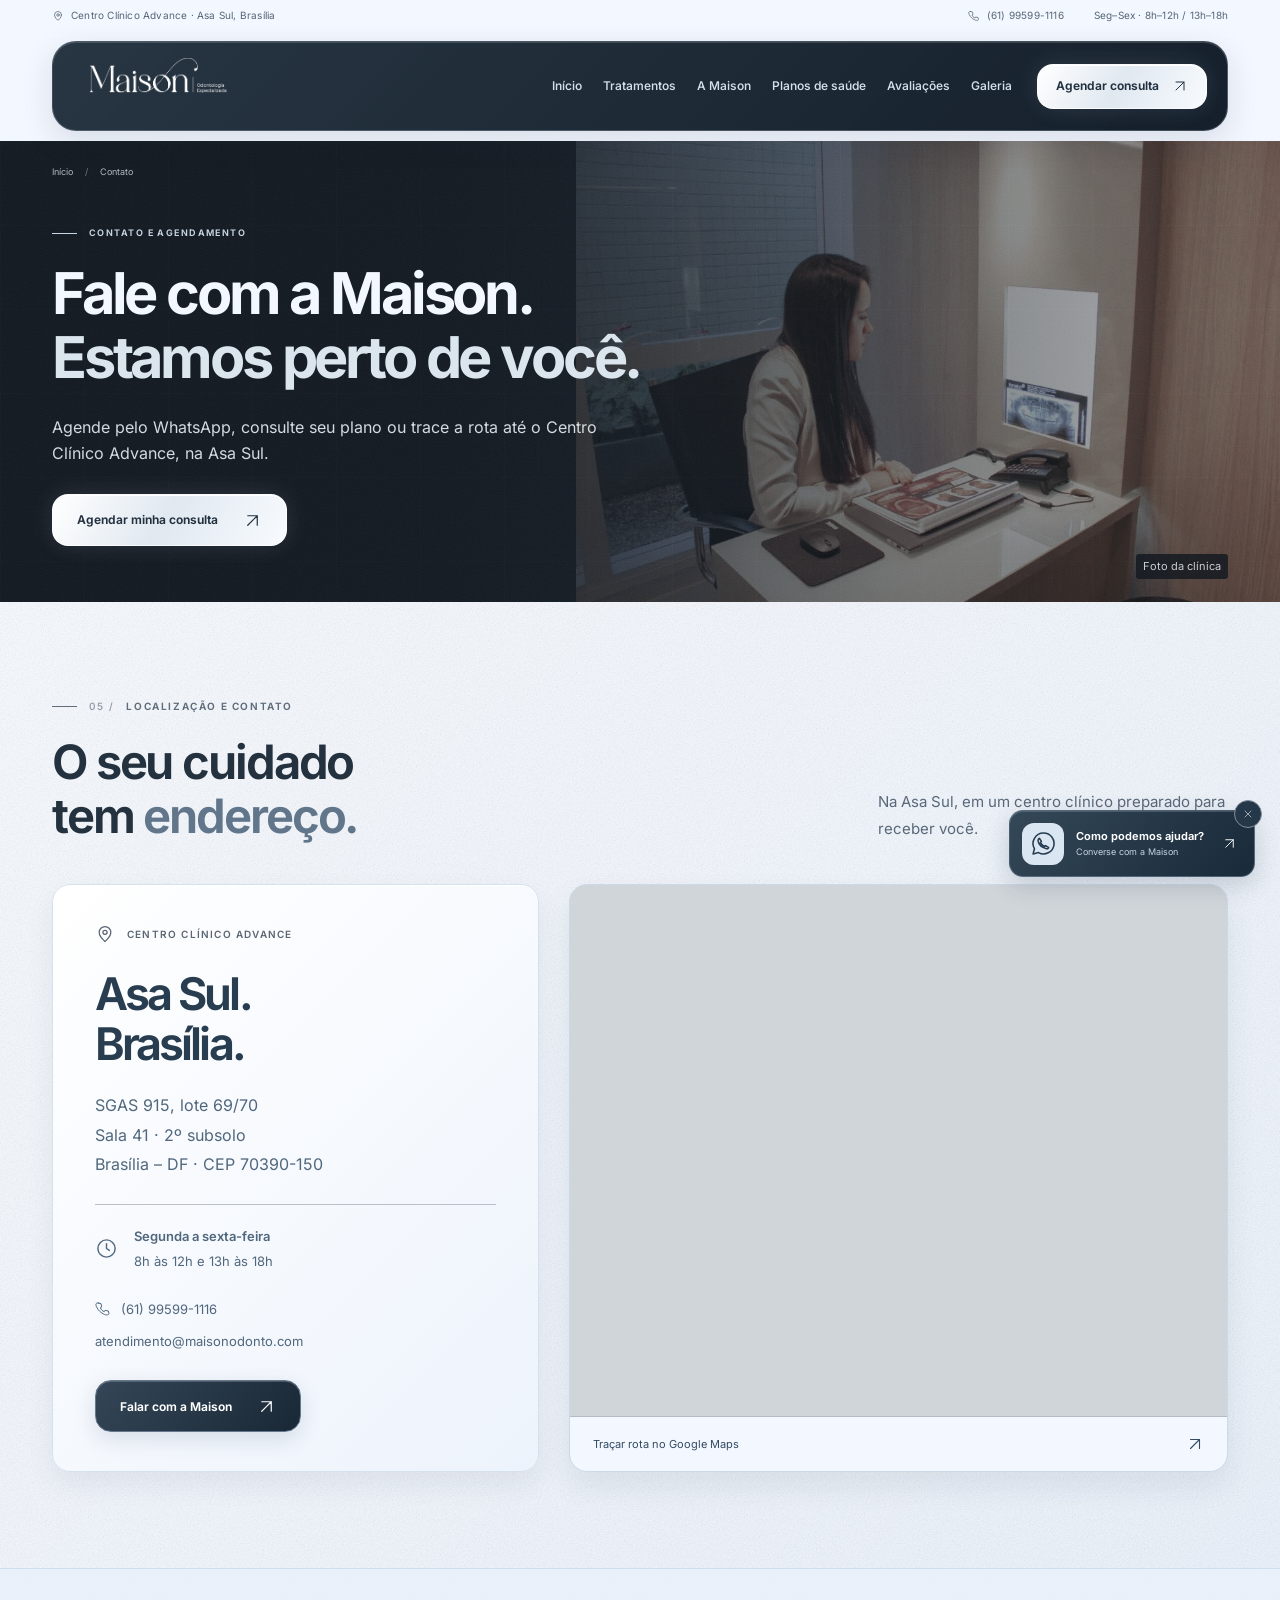
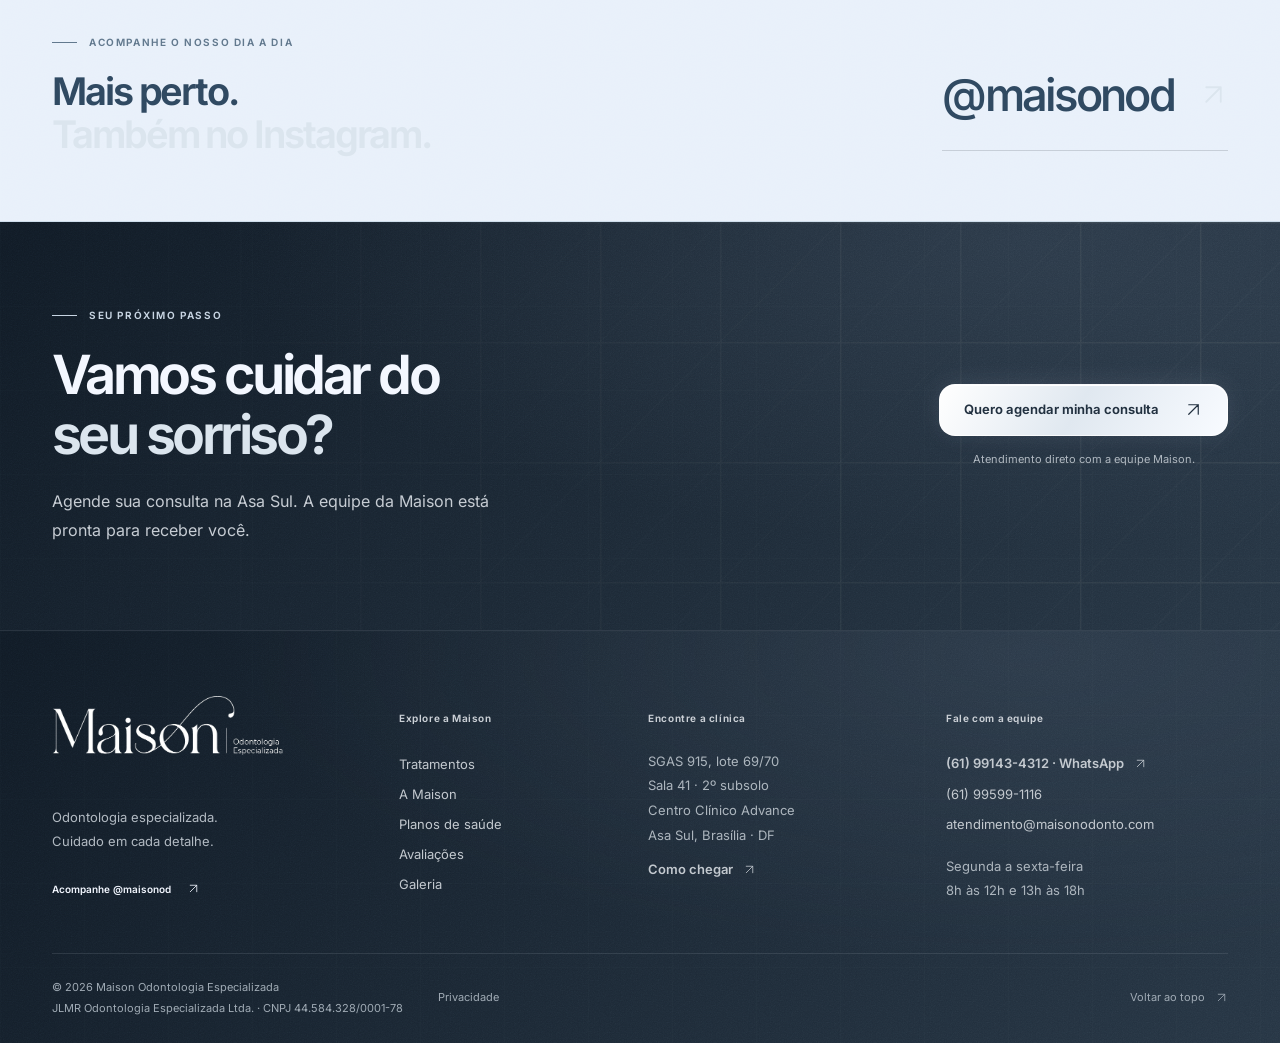
<file: contato.html>
<!doctype html><html lang="pt-BR"><head><meta charset="utf-8"><meta name="viewport" content="width=device-width,initial-scale=1,viewport-fit=cover"><meta name="theme-color" content="#172b3b"><title>Contato e agendamento na Asa Sul | Maison Odontologia</title><meta name="description" content="WhatsApp (61) 99143-4312 e telefone (61) 99599-1116. Seg–Sex, 8h–12h e 13h–18h. SGAS 915, Centro Clínico Advance, Asa Sul, Brasília."><meta name="robots" content="noindex,nofollow"><link rel="canonical" href="https://cornflowerblue-reindeer-259674.hostingersite.com/contato.html"><meta property="og:type" content="website"><meta property="og:locale" content="pt_BR"><meta property="og:site_name" content="Maison Odontologia Especializada"><meta property="og:title" content="Contato e agendamento na Asa Sul | Maison Odontologia"><meta property="og:description" content="WhatsApp (61) 99143-4312 e telefone (61) 99599-1116. Seg–Sex, 8h–12h e 13h–18h. SGAS 915, Centro Clínico Advance, Asa Sul, Brasília."><meta property="og:url" content="https://cornflowerblue-reindeer-259674.hostingersite.com/contato.html"><meta property="og:image" content="https://cornflowerblue-reindeer-259674.hostingersite.com/assets/img/og-maison.jpg"><meta name="twitter:card" content="summary_large_image"><link rel="icon" type="image/svg+xml" href="assets/img/favicon.svg"><link rel="preload" href="assets/fonts/inter-variable.woff2" as="font" type="font/woff2" crossorigin><link rel="stylesheet" href="assets/css/maison.css?v=maison-v8"><link rel="stylesheet" href="assets/css/maison-v8.css?v=maison-v8"><script type="application/ld+json">{"@context": "https://schema.org", "@graph": [{"@type": "Dentist", "@id": "https://cornflowerblue-reindeer-259674.hostingersite.com/#maison", "name": "Maison Odontologia Especializada", "legalName": "JLMR Odontologia Especializada Ltda.", "taxID": "44.584.328/0001-78", "url": "https://cornflowerblue-reindeer-259674.hostingersite.com/", "telephone": "+55 61 99599-1116", "email": "atendimento@maisonodonto.com", "image": "https://cornflowerblue-reindeer-259674.hostingersite.com/assets/img/clinica.webp", "address": {"@type": "PostalAddress", "streetAddress": "SGAS 915, lote 69/70, sala 41, 2º subsolo, Centro Clínico Advance", "addressLocality": "Brasília", "addressRegion": "DF", "postalCode": "70390-150", "addressCountry": "BR"}, "openingHoursSpecification": [{"@type": "OpeningHoursSpecification", "dayOfWeek": ["Monday", "Tuesday", "Wednesday", "Thursday", "Friday"], "opens": "08:00", "closes": "12:00"}, {"@type": "OpeningHoursSpecification", "dayOfWeek": ["Monday", "Tuesday", "Wednesday", "Thursday", "Friday"], "opens": "13:00", "closes": "18:00"}], "sameAs": ["https://www.instagram.com/maisonod/"]}, {"@type": "BreadcrumbList", "itemListElement": [{"@type": "ListItem", "position": 1, "name": "Início", "item": "https://cornflowerblue-reindeer-259674.hostingersite.com/"}, {"@type": "ListItem", "position": 2, "name": "Contato e agendamento na Asa Sul", "item": "https://cornflowerblue-reindeer-259674.hostingersite.com/contato.html"}]}]}</script></head><body id="topo" class="inner-page"><a class="skip-link" href="#conteudo">Pular para o conteúdo</a><div class="topbar"><div class="container"><span><svg class="icon " viewBox="0 0 24 24" fill="none" aria-hidden="true"><path d="M19 10c0 5-7 11-7 11S5 15 5 10a7 7 0 1 1 14 0Z"/><circle cx="12" cy="10" r="2.5"/></svg> Centro Clínico Advance · Asa Sul, Brasília</span><a href="tel:+5561995991116"><svg class="icon " viewBox="0 0 24 24" fill="none" aria-hidden="true"><path d="m5 3 4 1 1 5-2 1c1 3 3 5 6 6l1-2 5 1 1 4c-1 3-6 2-9 0-4-2-7-5-9-9-2-3-3-8 2-7Z"/></svg> (61) 99599-1116</a><span class="topbar-hours">Seg–Sex · 8h–12h / 13h–18h</span></div></div>
<header class="site-header"><div class="scroll-progress" aria-hidden="true"></div><div class="container header-inner"><a href="index.html" class="brand" aria-label="Maison Odontologia — início"><img src="assets/img/logo.webp" width="650" height="255" alt="Maison Odontologia Especializada"></a><nav class="desktop-nav" aria-label="Menu principal"><a href="index.html">Início</a><a href="especialidades.html">Tratamentos</a><a href="a-maison.html">A Maison</a><a href="convenios.html">Planos de saúde</a><a href="index.html#avaliacoes">Avaliações</a><a href="index.html#galeria">Galeria</a></nav><a class="btn btn-gold header-cta" href="https://wa.me/5561991434312?text=Ol%C3%A1%2C%20Maison%21%20Gostaria%20de%20agendar%20uma%20consulta." target="_blank" rel="noopener noreferrer"><span class="desktop-label">Agendar consulta</span><span class="mobile-label">Agendar</span><svg class="icon " viewBox="0 0 24 24" fill="none" aria-hidden="true"><path d="M6 18 18 6M6 6h12v12"/></svg></a><details class="mobile-menu"><summary aria-label="Abrir ou fechar menu"><span></span><span></span><span></span></summary><div class="mobile-panel"><span class="eyebrow"><i></i>MAISON · ODONTOLOGIA ESPECIALIZADA</span><nav aria-label="Menu do celular"><a href="index.html">Início</a><a href="especialidades.html">Tratamentos</a><a href="a-maison.html">A Maison</a><a href="convenios.html">Planos de saúde</a><a href="index.html#avaliacoes">Avaliações</a><a href="index.html#galeria">Galeria</a><a href="contato.html">Como chegar e contato</a></nav><a class="btn btn-gold " href="https://wa.me/5561991434312?text=Ol%C3%A1%2C%20Maison%21%20Gostaria%20de%20agendar%20uma%20consulta." target="_blank" rel="noopener noreferrer">Agendar pelo WhatsApp<svg class="icon " viewBox="0 0 24 24" fill="none" aria-hidden="true"><path d="M6 18 18 6M6 6h12v12"/></svg></a><a class="mobile-instagram" href="https://www.instagram.com/maisonod/" target="_blank" rel="noopener noreferrer">Instagram · @maisonod<svg class="icon " viewBox="0 0 24 24" fill="none" aria-hidden="true"><path d="M6 18 18 6M6 6h12v12"/></svg></a><p>SGAS 915 · Centro Clínico Advance<br>Sala 41 · 2º subsolo · Asa Sul</p></div></details></div></header><main id="conteudo" tabindex="-1"><section class="page-hero forest"><div class="page-hero-photo"><img class="" src="assets/img/clinica.webp" alt="Foto da clínica" width="1024" height="683" loading="eager" fetchpriority="high" decoding="async"></div><div class="container"><div class="breadcrumb"><a href="index.html">Início</a><span>/</span>Contato</div><div class="page-hero-copy"><span class="eyebrow"><i></i>CONTATO E AGENDAMENTO</span><h1>Fale com a Maison.<br><em>Estamos perto de você.</em></h1><p>Agende pelo WhatsApp, consulte seu plano ou trace a rota até o Centro Clínico Advance, na Asa Sul.</p><a class="btn btn-gold " href="https://wa.me/5561991434312?text=Ol%C3%A1%2C%20Maison%21%20Gostaria%20de%20agendar%20uma%20consulta." target="_blank" rel="noopener noreferrer">Agendar minha consulta<svg class="icon " viewBox="0 0 24 24" fill="none" aria-hidden="true"><path d="M6 18 18 6M6 6h12v12"/></svg></a></div><span class="page-photo-label">Foto da clínica</span></div></section><section class="section location paper" id="como-chegar"><div class="container"><div class="section-heading"><div><span class="eyebrow"><i></i><b>05 /</b> LOCALIZAÇÃO E CONTATO</span><h2>O seu cuidado<br>tem <em>endereço.</em></h2></div><p>Na Asa Sul, em um centro clínico preparado para receber você.</p></div><div class="location-grid" id="contato"><div class="address-card" data-reveal><div><svg class="icon " viewBox="0 0 24 24" fill="none" aria-hidden="true"><path d="M19 10c0 5-7 11-7 11S5 15 5 10a7 7 0 1 1 14 0Z"/><circle cx="12" cy="10" r="2.5"/></svg><span class="micro-label">CENTRO CLÍNICO ADVANCE</span></div><h3>Asa Sul.<br>Brasília.</h3><p>SGAS 915, lote 69/70<br>Sala 41 · 2º subsolo<br>Brasília – DF · CEP 70390-150</p><div class="hours-row"><svg class="icon " viewBox="0 0 24 24" fill="none" aria-hidden="true"><circle cx="12" cy="12" r="9"/><path d="M12 7v5l3 2"/></svg><div><b>Segunda a sexta-feira</b><span>8h às 12h e 13h às 18h</span></div></div><div class="contact-channels"><a href="tel:+5561995991116"><svg class="icon " viewBox="0 0 24 24" fill="none" aria-hidden="true"><path d="m5 3 4 1 1 5-2 1c1 3 3 5 6 6l1-2 5 1 1 4c-1 3-6 2-9 0-4-2-7-5-9-9-2-3-3-8 2-7Z"/></svg>(61) 99599-1116</a><a href="mailto:atendimento@maisonodonto.com">atendimento@maisonodonto.com</a></div><a class="btn btn-green " href="https://wa.me/5561991434312?text=Ol%C3%A1%2C%20Maison%21%20Gostaria%20de%20agendar%20uma%20consulta." target="_blank" rel="noopener noreferrer">Falar com a Maison<svg class="icon " viewBox="0 0 24 24" fill="none" aria-hidden="true"><path d="M6 18 18 6M6 6h12v12"/></svg></a></div><div class="map-card" data-reveal><iframe src="https://maps.google.com/maps?q=Maison%20Odontologia%20Especializada%2C%20SGAS%20915%2C%20Centro%20Cl%C3%ADnico%20Advance%2C%20Asa%20Sul%2C%20Bras%C3%ADlia%20-%20DF&amp;z=16&amp;output=embed" title="Localização da Maison Odontologia no Google Maps" loading="lazy" referrerpolicy="no-referrer-when-downgrade" allowfullscreen></iframe><a class="map-link" href="https://www.google.com/maps/dir/?api=1&amp;destination=Maison%20Odontologia%20Especializada%2C%20SGAS%20915%2C%20Centro%20Cl%C3%ADnico%20Advance%2C%20Asa%20Sul%2C%20Bras%C3%ADlia%20-%20DF" target="_blank" rel="noopener noreferrer">Traçar rota no Google Maps<svg class="icon " viewBox="0 0 24 24" fill="none" aria-hidden="true"><path d="M6 18 18 6M6 6h12v12"/></svg></a></div></div></div></section><section class="instagram-band forest"><div class="container"><div><span class="eyebrow"><i></i>ACOMPANHE O NOSSO DIA A DIA</span><h2>Mais perto.<br><em>Também no Instagram.</em></h2></div><a class="instagram-handle" href="https://www.instagram.com/maisonod/" target="_blank" rel="noopener noreferrer">@maisonod<svg class="icon " viewBox="0 0 24 24" fill="none" aria-hidden="true"><path d="M6 18 18 6M6 6h12v12"/></svg></a></div></section><section class="final-cta forest"><div class="container"><div data-reveal><span class="eyebrow"><i></i>SEU PRÓXIMO PASSO</span><h2>Vamos cuidar do<br><em>seu sorriso?</em></h2><p>Agende sua consulta na Asa Sul. A equipe da Maison está pronta para receber você.</p></div><div data-reveal><a class="btn btn-gold " href="https://wa.me/5561991434312?text=Ol%C3%A1%2C%20Maison%21%20Gostaria%20de%20agendar%20uma%20consulta." target="_blank" rel="noopener noreferrer">Quero agendar minha consulta<svg class="icon " viewBox="0 0 24 24" fill="none" aria-hidden="true"><path d="M6 18 18 6M6 6h12v12"/></svg></a><span class="cta-sub">Atendimento direto com a equipe Maison.</span></div></div></section></main><footer class="footer forest"><div class="container"><div class="footer-top"><div class="footer-brand"><a href="index.html"><img src="assets/img/logo.webp" width="650" height="255" alt="Maison Odontologia Especializada" loading="lazy"></a><p>Odontologia especializada.<br>Cuidado em cada detalhe.</p><a class="text-link" href="https://www.instagram.com/maisonod/" target="_blank" rel="noopener noreferrer">Acompanhe @maisonod<svg class="icon " viewBox="0 0 24 24" fill="none" aria-hidden="true"><path d="M6 18 18 6M6 6h12v12"/></svg></a></div><div><h2>Explore a Maison</h2><a href="especialidades.html">Tratamentos</a><a href="a-maison.html">A Maison</a><a href="convenios.html">Planos de saúde</a><a href="index.html#avaliacoes">Avaliações</a><a href="index.html#galeria">Galeria</a></div><div><h2>Encontre a clínica</h2><p>SGAS 915, lote 69/70<br>Sala 41 · 2º subsolo<br>Centro Clínico Advance<br>Asa Sul, Brasília · DF</p><a class="text-link" href="https://www.google.com/maps/dir/?api=1&amp;destination=Maison%20Odontologia%20Especializada%2C%20SGAS%20915%2C%20Centro%20Cl%C3%ADnico%20Advance%2C%20Asa%20Sul%2C%20Bras%C3%ADlia%20-%20DF" target="_blank" rel="noopener noreferrer">Como chegar<svg class="icon " viewBox="0 0 24 24" fill="none" aria-hidden="true"><path d="M6 18 18 6M6 6h12v12"/></svg></a></div><div><h2>Fale com a equipe</h2><a class="text-link" href="https://wa.me/5561991434312?text=Ol%C3%A1%2C%20Maison%21%20Gostaria%20de%20agendar%20uma%20consulta." target="_blank" rel="noopener noreferrer">(61) 99143-4312 · WhatsApp<svg class="icon " viewBox="0 0 24 24" fill="none" aria-hidden="true"><path d="M6 18 18 6M6 6h12v12"/></svg></a><a href="tel:+5561995991116">(61) 99599-1116</a><a href="mailto:atendimento@maisonodonto.com">atendimento@maisonodonto.com</a><p>Segunda a sexta-feira<br>8h às 12h e 13h às 18h</p></div></div><div class="footer-bottom"><span>© 2026 Maison Odontologia Especializada<br><small>JLMR Odontologia Especializada Ltda. · CNPJ 44.584.328/0001-78</small></span><a href="privacidade.html">Privacidade</a><a href="#topo">Voltar ao topo <svg class="icon " viewBox="0 0 24 24" fill="none" aria-hidden="true"><path d="M6 18 18 6M6 6h12v12"/></svg></a></div></div></footer>
<div class="contact-float"><button class="contact-dismiss" type="button" aria-label="Fechar mensagem de atendimento"><svg class="icon " viewBox="0 0 24 24" fill="none" aria-hidden="true"><path d="m6 6 12 12M18 6 6 18"/></svg></button><a href="https://wa.me/5561991434312?text=Ol%C3%A1%2C%20Maison%21%20Gostaria%20de%20agendar%20uma%20consulta." target="_blank" rel="noopener noreferrer"><span class="wa-round"><svg class="icon " viewBox="0 0 24 24" fill="none" aria-hidden="true"><path d="M12 2a10 10 0 0 0-8.7 15L2 22l5.2-1.3A10 10 0 1 0 12 2Z"/><path d="m8 7 2 3-1 1c1 2 2 3 4 4l1-1 3 2c-1 2-3 1-5 0-4-2-6-6-5-8l1-1Z"/></svg></span><span>Como podemos ajudar?<small>Converse com a Maison</small></span><svg class="icon " viewBox="0 0 24 24" fill="none" aria-hidden="true"><path d="M6 18 18 6M6 6h12v12"/></svg></a></div><div class="mobile-contact"><a href="https://wa.me/5561991434312?text=Ol%C3%A1%2C%20Maison%21%20Gostaria%20de%20agendar%20uma%20consulta." target="_blank" rel="noopener noreferrer"><svg class="icon " viewBox="0 0 24 24" fill="none" aria-hidden="true"><path d="M12 2a10 10 0 0 0-8.7 15L2 22l5.2-1.3A10 10 0 1 0 12 2Z"/><path d="m8 7 2 3-1 1c1 2 2 3 4 4l1-1 3 2c-1 2-3 1-5 0-4-2-6-6-5-8l1-1Z"/></svg><span>Agendar pelo WhatsApp<small>Fale diretamente com a Maison</small></span><svg class="icon " viewBox="0 0 24 24" fill="none" aria-hidden="true"><path d="M6 18 18 6M6 6h12v12"/></svg></a></div><script src="assets/js/maison.js?v=maison-v8"></script></body></html>
</file>
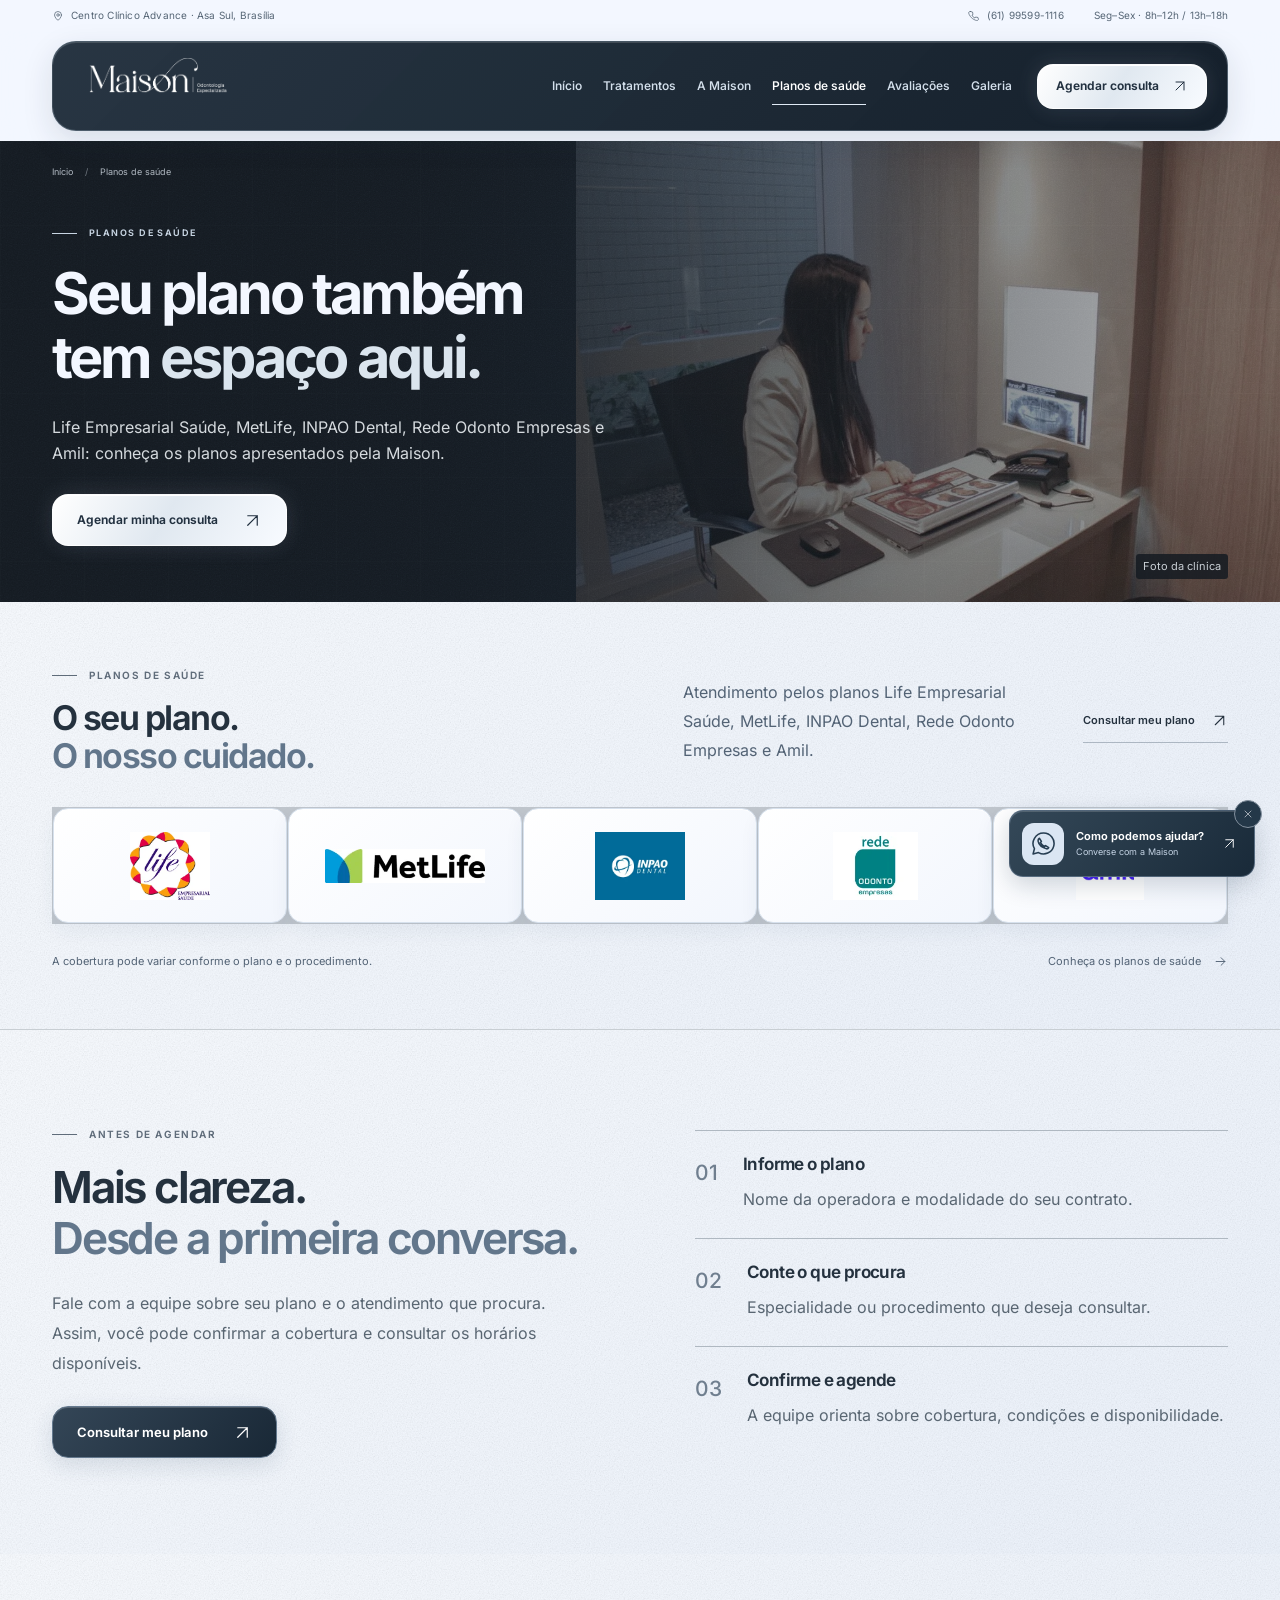
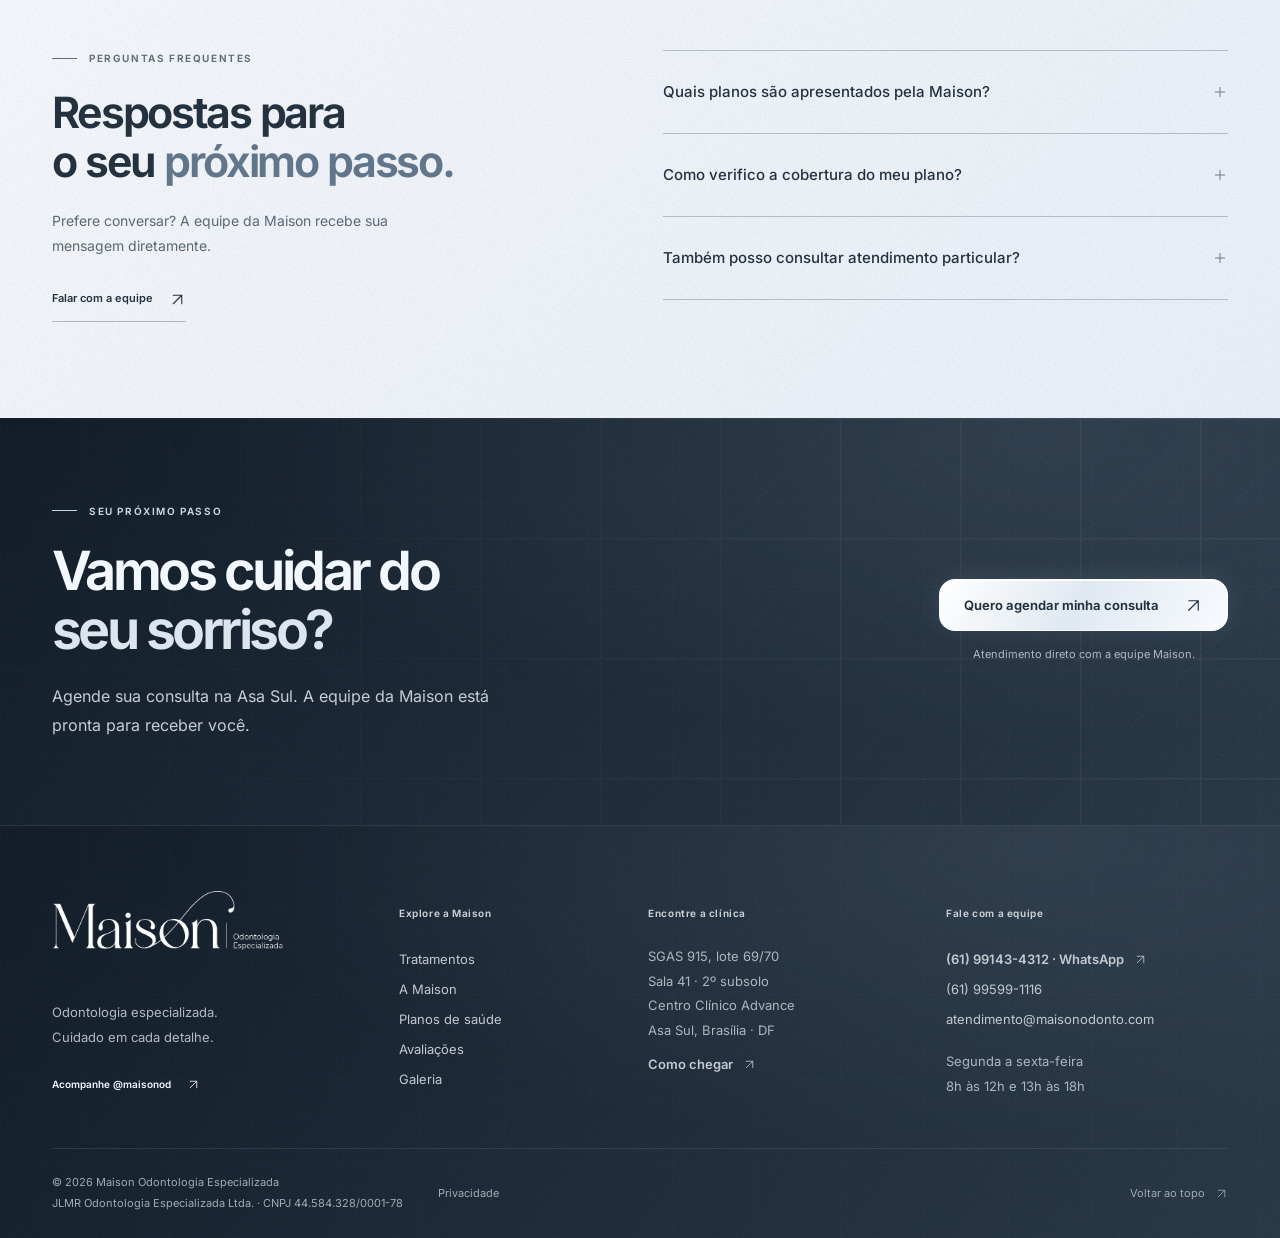
<file: convenios.html>
<!doctype html><html lang="pt-BR"><head><meta charset="utf-8"><meta name="viewport" content="width=device-width,initial-scale=1,viewport-fit=cover"><meta name="theme-color" content="#172b3b"><title>Planos de saúde e convênios | Maison Odontologia</title><meta name="description" content="Life Empresarial Saúde, MetLife, INPAO Dental, Rede Odonto Empresas e Amil. Consulte a cobertura na Maison Odontologia, Asa Sul, Brasília."><meta name="robots" content="noindex,nofollow"><link rel="canonical" href="https://cornflowerblue-reindeer-259674.hostingersite.com/convenios.html"><meta property="og:type" content="website"><meta property="og:locale" content="pt_BR"><meta property="og:site_name" content="Maison Odontologia Especializada"><meta property="og:title" content="Planos de saúde e convênios | Maison Odontologia"><meta property="og:description" content="Life Empresarial Saúde, MetLife, INPAO Dental, Rede Odonto Empresas e Amil. Consulte a cobertura na Maison Odontologia, Asa Sul, Brasília."><meta property="og:url" content="https://cornflowerblue-reindeer-259674.hostingersite.com/convenios.html"><meta property="og:image" content="https://cornflowerblue-reindeer-259674.hostingersite.com/assets/img/og-maison.jpg"><meta name="twitter:card" content="summary_large_image"><link rel="icon" type="image/svg+xml" href="assets/img/favicon.svg"><link rel="preload" href="assets/fonts/inter-variable.woff2" as="font" type="font/woff2" crossorigin><link rel="stylesheet" href="assets/css/maison.css?v=maison-v8"><link rel="stylesheet" href="assets/css/maison-v8.css?v=maison-v8"><script type="application/ld+json">{"@context": "https://schema.org", "@graph": [{"@type": "Dentist", "@id": "https://cornflowerblue-reindeer-259674.hostingersite.com/#maison", "name": "Maison Odontologia Especializada", "legalName": "JLMR Odontologia Especializada Ltda.", "taxID": "44.584.328/0001-78", "url": "https://cornflowerblue-reindeer-259674.hostingersite.com/", "telephone": "+55 61 99599-1116", "email": "atendimento@maisonodonto.com", "image": "https://cornflowerblue-reindeer-259674.hostingersite.com/assets/img/clinica.webp", "address": {"@type": "PostalAddress", "streetAddress": "SGAS 915, lote 69/70, sala 41, 2º subsolo, Centro Clínico Advance", "addressLocality": "Brasília", "addressRegion": "DF", "postalCode": "70390-150", "addressCountry": "BR"}, "openingHoursSpecification": [{"@type": "OpeningHoursSpecification", "dayOfWeek": ["Monday", "Tuesday", "Wednesday", "Thursday", "Friday"], "opens": "08:00", "closes": "12:00"}, {"@type": "OpeningHoursSpecification", "dayOfWeek": ["Monday", "Tuesday", "Wednesday", "Thursday", "Friday"], "opens": "13:00", "closes": "18:00"}], "sameAs": ["https://www.instagram.com/maisonod/"]}, {"@type": "BreadcrumbList", "itemListElement": [{"@type": "ListItem", "position": 1, "name": "Início", "item": "https://cornflowerblue-reindeer-259674.hostingersite.com/"}, {"@type": "ListItem", "position": 2, "name": "Planos de saúde e convênios", "item": "https://cornflowerblue-reindeer-259674.hostingersite.com/convenios.html"}]}]}</script></head><body id="topo" class="inner-page"><a class="skip-link" href="#conteudo">Pular para o conteúdo</a><div class="topbar"><div class="container"><span><svg class="icon " viewBox="0 0 24 24" fill="none" aria-hidden="true"><path d="M19 10c0 5-7 11-7 11S5 15 5 10a7 7 0 1 1 14 0Z"/><circle cx="12" cy="10" r="2.5"/></svg> Centro Clínico Advance · Asa Sul, Brasília</span><a href="tel:+5561995991116"><svg class="icon " viewBox="0 0 24 24" fill="none" aria-hidden="true"><path d="m5 3 4 1 1 5-2 1c1 3 3 5 6 6l1-2 5 1 1 4c-1 3-6 2-9 0-4-2-7-5-9-9-2-3-3-8 2-7Z"/></svg> (61) 99599-1116</a><span class="topbar-hours">Seg–Sex · 8h–12h / 13h–18h</span></div></div>
<header class="site-header"><div class="scroll-progress" aria-hidden="true"></div><div class="container header-inner"><a href="index.html" class="brand" aria-label="Maison Odontologia — início"><img src="assets/img/logo.webp" width="650" height="255" alt="Maison Odontologia Especializada"></a><nav class="desktop-nav" aria-label="Menu principal"><a href="index.html">Início</a><a href="especialidades.html">Tratamentos</a><a href="a-maison.html">A Maison</a><a href="convenios.html" aria-current="page">Planos de saúde</a><a href="index.html#avaliacoes">Avaliações</a><a href="index.html#galeria">Galeria</a></nav><a class="btn btn-gold header-cta" href="https://wa.me/5561991434312?text=Ol%C3%A1%2C%20Maison%21%20Gostaria%20de%20agendar%20uma%20consulta." target="_blank" rel="noopener noreferrer"><span class="desktop-label">Agendar consulta</span><span class="mobile-label">Agendar</span><svg class="icon " viewBox="0 0 24 24" fill="none" aria-hidden="true"><path d="M6 18 18 6M6 6h12v12"/></svg></a><details class="mobile-menu"><summary aria-label="Abrir ou fechar menu"><span></span><span></span><span></span></summary><div class="mobile-panel"><span class="eyebrow"><i></i>MAISON · ODONTOLOGIA ESPECIALIZADA</span><nav aria-label="Menu do celular"><a href="index.html">Início</a><a href="especialidades.html">Tratamentos</a><a href="a-maison.html">A Maison</a><a href="convenios.html" aria-current="page">Planos de saúde</a><a href="index.html#avaliacoes">Avaliações</a><a href="index.html#galeria">Galeria</a><a href="contato.html">Como chegar e contato</a></nav><a class="btn btn-gold " href="https://wa.me/5561991434312?text=Ol%C3%A1%2C%20Maison%21%20Gostaria%20de%20agendar%20uma%20consulta." target="_blank" rel="noopener noreferrer">Agendar pelo WhatsApp<svg class="icon " viewBox="0 0 24 24" fill="none" aria-hidden="true"><path d="M6 18 18 6M6 6h12v12"/></svg></a><a class="mobile-instagram" href="https://www.instagram.com/maisonod/" target="_blank" rel="noopener noreferrer">Instagram · @maisonod<svg class="icon " viewBox="0 0 24 24" fill="none" aria-hidden="true"><path d="M6 18 18 6M6 6h12v12"/></svg></a><p>SGAS 915 · Centro Clínico Advance<br>Sala 41 · 2º subsolo · Asa Sul</p></div></details></div></header><main id="conteudo" tabindex="-1"><section class="page-hero forest"><div class="page-hero-photo"><img class="" src="assets/img/clinica.webp" alt="Foto da clínica" width="1024" height="683" loading="eager" fetchpriority="high" decoding="async"></div><div class="container"><div class="breadcrumb"><a href="index.html">Início</a><span>/</span>Planos de saúde</div><div class="page-hero-copy"><span class="eyebrow"><i></i>PLANOS DE SAÚDE</span><h1>Seu plano também<br>tem <em>espaço aqui.</em></h1><p>Life Empresarial Saúde, MetLife, INPAO Dental, Rede Odonto Empresas e Amil: conheça os planos apresentados pela Maison.</p><a class="btn btn-gold " href="https://wa.me/5561991434312?text=Ol%C3%A1%2C%20Maison%21%20Gostaria%20de%20agendar%20uma%20consulta." target="_blank" rel="noopener noreferrer">Agendar minha consulta<svg class="icon " viewBox="0 0 24 24" fill="none" aria-hidden="true"><path d="M6 18 18 6M6 6h12v12"/></svg></a></div><span class="page-photo-label">Foto da clínica</span></div></section><section class="plans-section paper" id="planos"><div class="container"><div class="plans-heading"><div><span class="eyebrow"><i></i>PLANOS DE SAÚDE</span><h2>O seu plano.<br><em>O nosso cuidado.</em></h2></div><div><p>Atendimento pelos planos Life Empresarial Saúde, MetLife, INPAO Dental, Rede Odonto Empresas e Amil.</p><a class="text-link" href="https://wa.me/5561991434312?text=Ol%C3%A1%2C%20Maison%21%20Gostaria%20de%20consultar%20o%20atendimento%20pelo%20meu%20plano%20de%20sa%C3%BAde." target="_blank" rel="noopener noreferrer">Consultar meu plano<svg class="icon " viewBox="0 0 24 24" fill="none" aria-hidden="true"><path d="M6 18 18 6M6 6h12v12"/></svg></a></div></div><div class="plan-grid" aria-label="Planos de saúde atendidos"><div class="plan-logo" data-reveal><img src="assets/img/plan-life.webp" alt="Life Empresarial Saúde" width="240" height="200" loading="lazy" decoding="async"></div><div class="plan-logo" data-reveal><img src="assets/img/plan-metlife.webp" alt="MetLife" width="300" height="64" loading="lazy" decoding="async"></div><div class="plan-logo" data-reveal><img src="assets/img/plan-inpao.webp" alt="INPAO Dental" width="240" height="200" loading="lazy" decoding="async"></div><div class="plan-logo" data-reveal><img src="assets/img/plan-odontoempresas.webp" alt="Rede Odonto Empresas" width="240" height="200" loading="lazy" decoding="async"></div><div class="plan-logo" data-reveal><img src="assets/img/plan-amil.webp" alt="Amil" width="240" height="200" loading="lazy" decoding="async"></div></div><div class="plans-bottom"><span>A cobertura pode variar conforme o plano e o procedimento.</span><a href="convenios.html">Conheça os planos de saúde <svg class="icon " viewBox="0 0 24 24" fill="none" aria-hidden="true"><path d="M5 12h14m-6-6 6 6-6 6"/></svg></a></div></div></section><section class="section plans-info paper"><div class="container"><div><span class="eyebrow"><i></i>ANTES DE AGENDAR</span><h2>Mais clareza.<br><em>Desde a primeira conversa.</em></h2><p>Fale com a equipe sobre seu plano e o atendimento que procura. Assim, você pode confirmar a cobertura e consultar os horários disponíveis.</p><a class="btn btn-green " href="https://wa.me/5561991434312?text=Ol%C3%A1%2C%20Maison%21%20Gostaria%20de%20confirmar%20a%20cobertura%20do%20meu%20plano%20de%20sa%C3%BAde." target="_blank" rel="noopener noreferrer">Consultar meu plano<svg class="icon " viewBox="0 0 24 24" fill="none" aria-hidden="true"><path d="M6 18 18 6M6 6h12v12"/></svg></a></div><ol class="plan-steps"><li><b>01</b><div><h3>Informe o plano</h3><p>Nome da operadora e modalidade do seu contrato.</p></div></li><li><b>02</b><div><h3>Conte o que procura</h3><p>Especialidade ou procedimento que deseja consultar.</p></div></li><li><b>03</b><div><h3>Confirme e agende</h3><p>A equipe orienta sobre cobertura, condições e disponibilidade.</p></div></li></ol></div></section><section class="section faq-section paper"><div class="container faq-grid"><div><span class="eyebrow"><i></i>PERGUNTAS FREQUENTES</span><h2>Respostas para<br>o seu <em>próximo passo.</em></h2><p>Prefere conversar? A equipe da Maison recebe sua mensagem diretamente.</p><a class="text-link" href="https://wa.me/5561991434312?text=Ol%C3%A1%2C%20Maison%21%20Gostaria%20de%20tirar%20uma%20d%C3%BAvida%20antes%20de%20agendar." target="_blank" rel="noopener noreferrer">Falar com a equipe<svg class="icon " viewBox="0 0 24 24" fill="none" aria-hidden="true"><path d="M6 18 18 6M6 6h12v12"/></svg></a></div><div class="faq-list"><details><summary>Quais planos são apresentados pela Maison?<svg class="icon " viewBox="0 0 24 24" fill="none" aria-hidden="true"><path d="M12 5v14M5 12h14"/></svg></summary><p>Life Empresarial Saúde, MetLife, INPAO Dental, Rede Odonto Empresas e Amil.</p></details><details><summary>Como verifico a cobertura do meu plano?<svg class="icon " viewBox="0 0 24 24" fill="none" aria-hidden="true"><path d="M12 5v14M5 12h14"/></svg></summary><p>Converse com a equipe pelo WhatsApp. A cobertura pode variar conforme o plano e o procedimento.</p></details><details><summary>Também posso consultar atendimento particular?<svg class="icon " viewBox="0 0 24 24" fill="none" aria-hidden="true"><path d="M12 5v14M5 12h14"/></svg></summary><p>Sim. A equipe pode orientar sobre o atendimento particular e o agendamento da sua avaliação.</p></details></div></div></section><section class="final-cta forest"><div class="container"><div data-reveal><span class="eyebrow"><i></i>SEU PRÓXIMO PASSO</span><h2>Vamos cuidar do<br><em>seu sorriso?</em></h2><p>Agende sua consulta na Asa Sul. A equipe da Maison está pronta para receber você.</p></div><div data-reveal><a class="btn btn-gold " href="https://wa.me/5561991434312?text=Ol%C3%A1%2C%20Maison%21%20Gostaria%20de%20agendar%20uma%20consulta." target="_blank" rel="noopener noreferrer">Quero agendar minha consulta<svg class="icon " viewBox="0 0 24 24" fill="none" aria-hidden="true"><path d="M6 18 18 6M6 6h12v12"/></svg></a><span class="cta-sub">Atendimento direto com a equipe Maison.</span></div></div></section></main><footer class="footer forest"><div class="container"><div class="footer-top"><div class="footer-brand"><a href="index.html"><img src="assets/img/logo.webp" width="650" height="255" alt="Maison Odontologia Especializada" loading="lazy"></a><p>Odontologia especializada.<br>Cuidado em cada detalhe.</p><a class="text-link" href="https://www.instagram.com/maisonod/" target="_blank" rel="noopener noreferrer">Acompanhe @maisonod<svg class="icon " viewBox="0 0 24 24" fill="none" aria-hidden="true"><path d="M6 18 18 6M6 6h12v12"/></svg></a></div><div><h2>Explore a Maison</h2><a href="especialidades.html">Tratamentos</a><a href="a-maison.html">A Maison</a><a href="convenios.html">Planos de saúde</a><a href="index.html#avaliacoes">Avaliações</a><a href="index.html#galeria">Galeria</a></div><div><h2>Encontre a clínica</h2><p>SGAS 915, lote 69/70<br>Sala 41 · 2º subsolo<br>Centro Clínico Advance<br>Asa Sul, Brasília · DF</p><a class="text-link" href="https://www.google.com/maps/dir/?api=1&amp;destination=Maison%20Odontologia%20Especializada%2C%20SGAS%20915%2C%20Centro%20Cl%C3%ADnico%20Advance%2C%20Asa%20Sul%2C%20Bras%C3%ADlia%20-%20DF" target="_blank" rel="noopener noreferrer">Como chegar<svg class="icon " viewBox="0 0 24 24" fill="none" aria-hidden="true"><path d="M6 18 18 6M6 6h12v12"/></svg></a></div><div><h2>Fale com a equipe</h2><a class="text-link" href="https://wa.me/5561991434312?text=Ol%C3%A1%2C%20Maison%21%20Gostaria%20de%20agendar%20uma%20consulta." target="_blank" rel="noopener noreferrer">(61) 99143-4312 · WhatsApp<svg class="icon " viewBox="0 0 24 24" fill="none" aria-hidden="true"><path d="M6 18 18 6M6 6h12v12"/></svg></a><a href="tel:+5561995991116">(61) 99599-1116</a><a href="mailto:atendimento@maisonodonto.com">atendimento@maisonodonto.com</a><p>Segunda a sexta-feira<br>8h às 12h e 13h às 18h</p></div></div><div class="footer-bottom"><span>© 2026 Maison Odontologia Especializada<br><small>JLMR Odontologia Especializada Ltda. · CNPJ 44.584.328/0001-78</small></span><a href="privacidade.html">Privacidade</a><a href="#topo">Voltar ao topo <svg class="icon " viewBox="0 0 24 24" fill="none" aria-hidden="true"><path d="M6 18 18 6M6 6h12v12"/></svg></a></div></div></footer>
<div class="contact-float"><button class="contact-dismiss" type="button" aria-label="Fechar mensagem de atendimento"><svg class="icon " viewBox="0 0 24 24" fill="none" aria-hidden="true"><path d="m6 6 12 12M18 6 6 18"/></svg></button><a href="https://wa.me/5561991434312?text=Ol%C3%A1%2C%20Maison%21%20Gostaria%20de%20agendar%20uma%20consulta." target="_blank" rel="noopener noreferrer"><span class="wa-round"><svg class="icon " viewBox="0 0 24 24" fill="none" aria-hidden="true"><path d="M12 2a10 10 0 0 0-8.7 15L2 22l5.2-1.3A10 10 0 1 0 12 2Z"/><path d="m8 7 2 3-1 1c1 2 2 3 4 4l1-1 3 2c-1 2-3 1-5 0-4-2-6-6-5-8l1-1Z"/></svg></span><span>Como podemos ajudar?<small>Converse com a Maison</small></span><svg class="icon " viewBox="0 0 24 24" fill="none" aria-hidden="true"><path d="M6 18 18 6M6 6h12v12"/></svg></a></div><div class="mobile-contact"><a href="https://wa.me/5561991434312?text=Ol%C3%A1%2C%20Maison%21%20Gostaria%20de%20agendar%20uma%20consulta." target="_blank" rel="noopener noreferrer"><svg class="icon " viewBox="0 0 24 24" fill="none" aria-hidden="true"><path d="M12 2a10 10 0 0 0-8.7 15L2 22l5.2-1.3A10 10 0 1 0 12 2Z"/><path d="m8 7 2 3-1 1c1 2 2 3 4 4l1-1 3 2c-1 2-3 1-5 0-4-2-6-6-5-8l1-1Z"/></svg><span>Agendar pelo WhatsApp<small>Fale diretamente com a Maison</small></span><svg class="icon " viewBox="0 0 24 24" fill="none" aria-hidden="true"><path d="M6 18 18 6M6 6h12v12"/></svg></a></div><script src="assets/js/maison.js?v=maison-v8"></script></body></html>
</file>
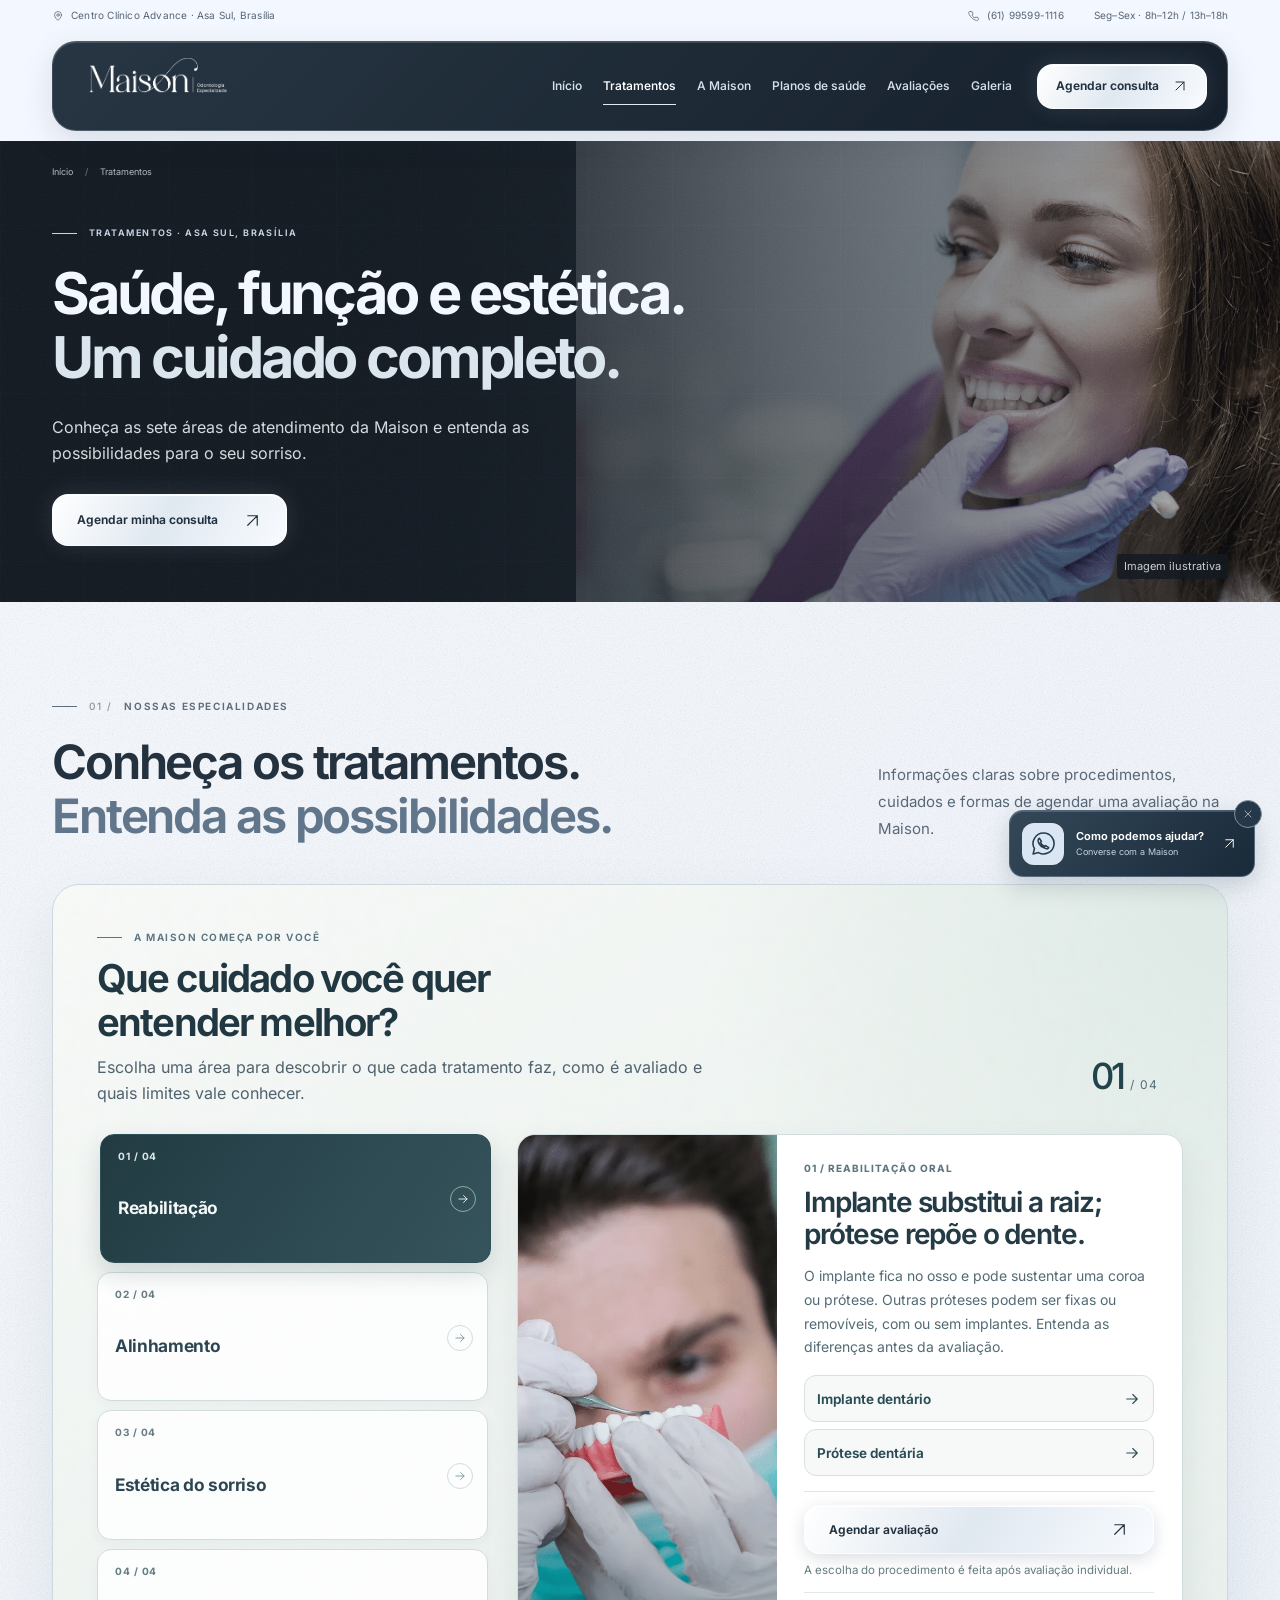
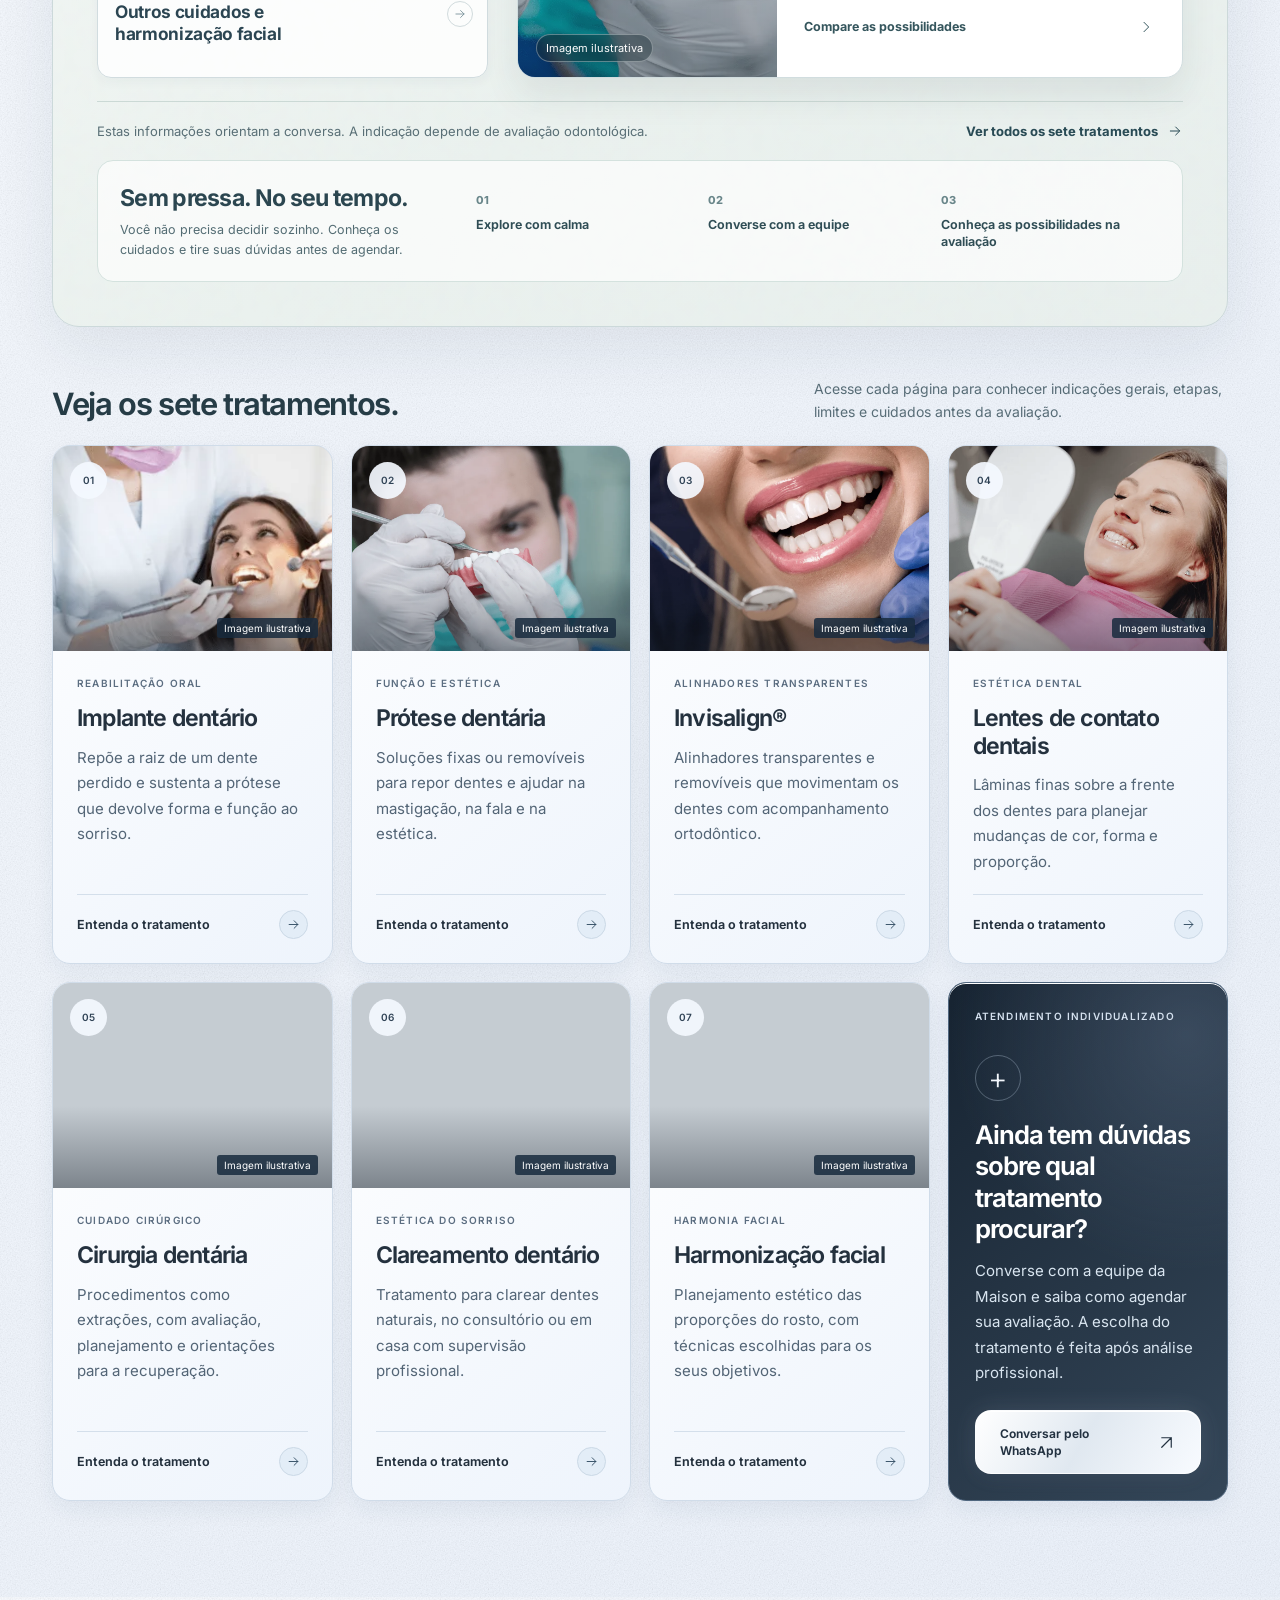
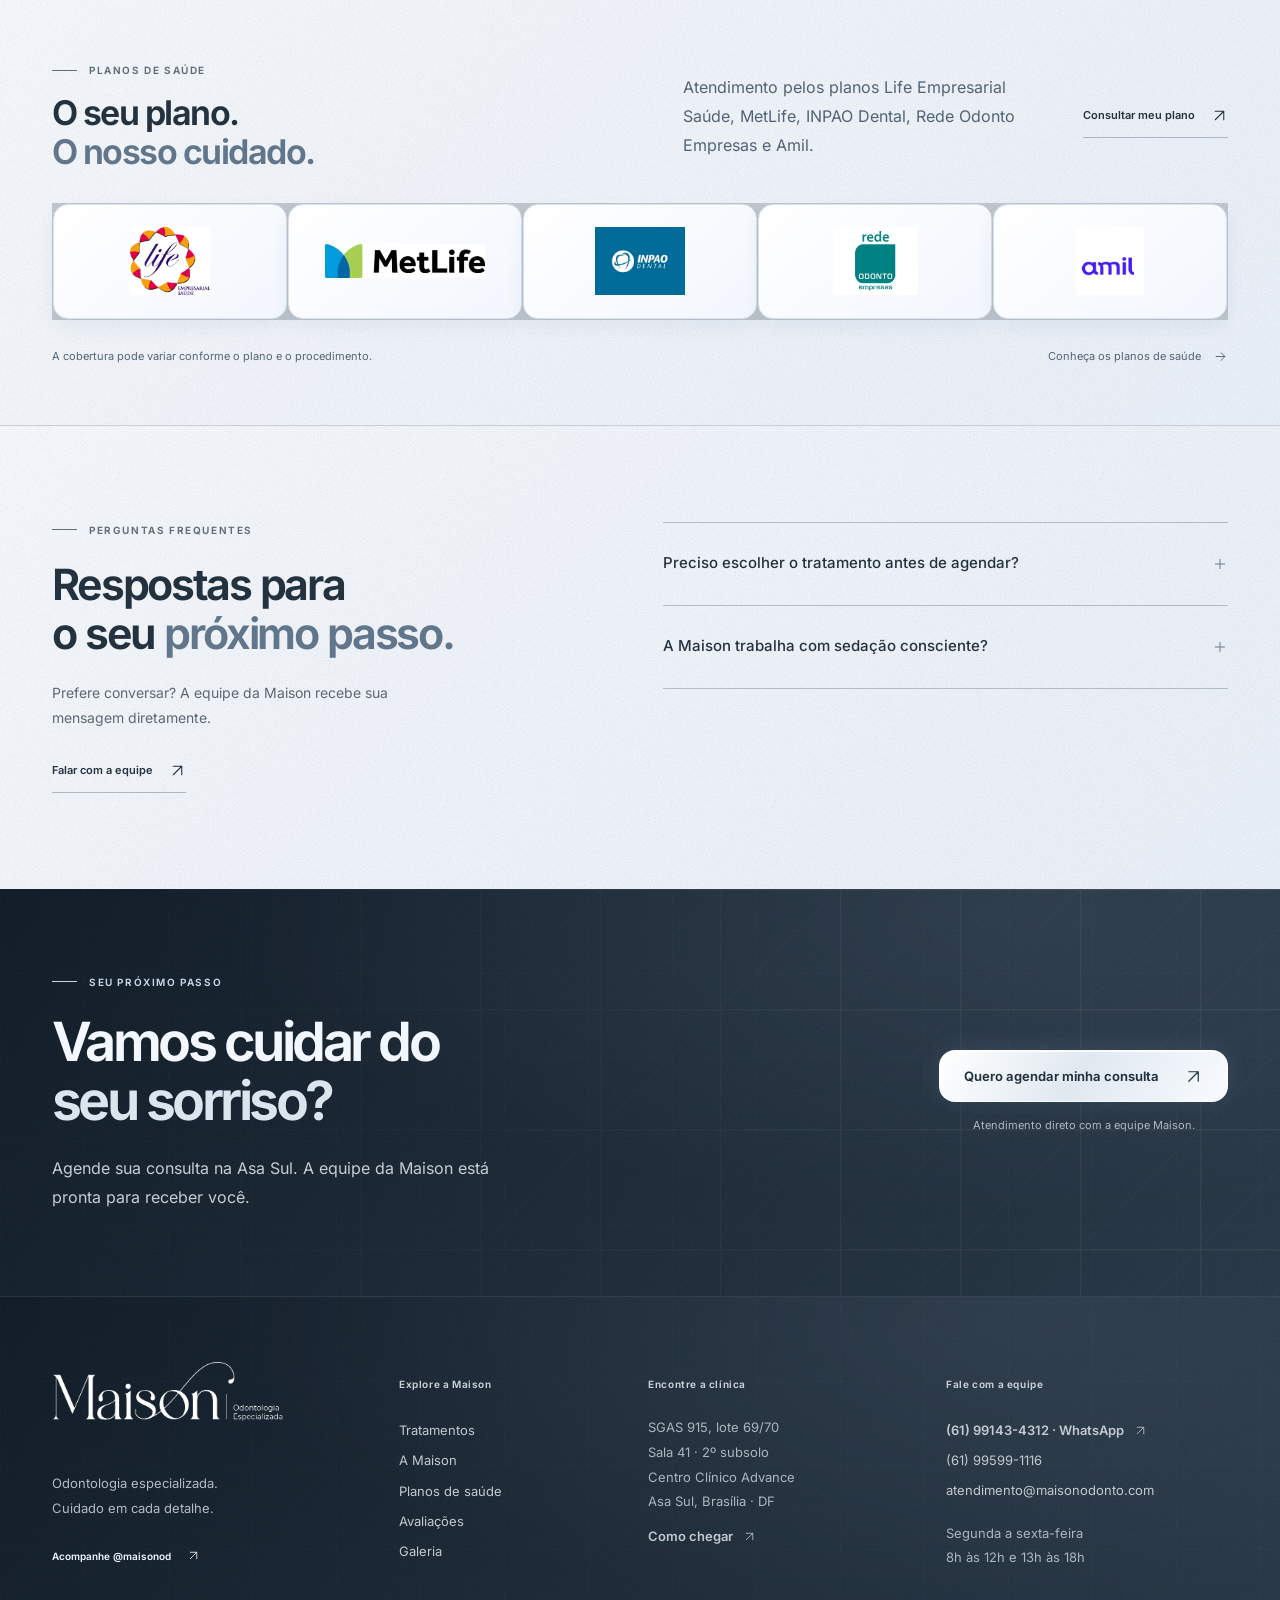
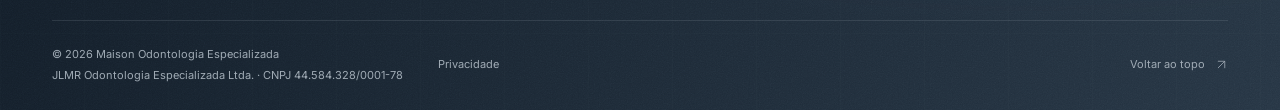
<file: especialidades.html>
<!doctype html><html lang="pt-BR"><head><meta charset="utf-8"><meta name="viewport" content="width=device-width,initial-scale=1,viewport-fit=cover"><meta name="theme-color" content="#172b3b"><title>Tratamentos odontológicos na Asa Sul | Maison</title><meta name="description" content="Implantes, próteses, Invisalign, lentes, cirurgia dentária, clareamento e harmonização facial na Maison Odontologia, Asa Sul, Brasília."><meta name="robots" content="noindex,nofollow"><link rel="canonical" href="https://cornflowerblue-reindeer-259674.hostingersite.com/especialidades.html"><meta property="og:type" content="website"><meta property="og:locale" content="pt_BR"><meta property="og:site_name" content="Maison Odontologia Especializada"><meta property="og:title" content="Tratamentos odontológicos na Asa Sul | Maison"><meta property="og:description" content="Implantes, próteses, Invisalign, lentes, cirurgia dentária, clareamento e harmonização facial na Maison Odontologia, Asa Sul, Brasília."><meta property="og:url" content="https://cornflowerblue-reindeer-259674.hostingersite.com/especialidades.html"><meta property="og:image" content="https://cornflowerblue-reindeer-259674.hostingersite.com/assets/img/og-maison.jpg"><meta name="twitter:card" content="summary_large_image"><link rel="icon" type="image/svg+xml" href="assets/img/favicon.svg"><link rel="preload" href="assets/fonts/inter-variable.woff2" as="font" type="font/woff2" crossorigin><link rel="stylesheet" href="assets/css/maison.css?v=maison-v8"><link rel="stylesheet" href="assets/css/maison-v8.css?v=maison-v8"><link rel="stylesheet" href="assets/css/maison-v9.css?v=maison-v9"><link rel="stylesheet" href="assets/css/maison-mobile-quiz.css?v=maison-v10"><link rel="stylesheet" href="assets/css/maison-compact-v12.css?v=maison-v12"><link rel="stylesheet" href="assets/css/maison-desktop-v15.css?v=maison-v15"><script type="application/ld+json">{"@context": "https://schema.org", "@graph": [{"@type": "Dentist", "@id": "https://cornflowerblue-reindeer-259674.hostingersite.com/#maison", "name": "Maison Odontologia Especializada", "legalName": "JLMR Odontologia Especializada Ltda.", "taxID": "44.584.328/0001-78", "url": "https://cornflowerblue-reindeer-259674.hostingersite.com/", "telephone": "+55 61 99599-1116", "email": "atendimento@maisonodonto.com", "image": "https://cornflowerblue-reindeer-259674.hostingersite.com/assets/img/clinica.webp", "address": {"@type": "PostalAddress", "streetAddress": "SGAS 915, lote 69/70, sala 41, 2º subsolo, Centro Clínico Advance", "addressLocality": "Brasília", "addressRegion": "DF", "postalCode": "70390-150", "addressCountry": "BR"}, "openingHoursSpecification": [{"@type": "OpeningHoursSpecification", "dayOfWeek": ["Monday", "Tuesday", "Wednesday", "Thursday", "Friday"], "opens": "08:00", "closes": "12:00"}, {"@type": "OpeningHoursSpecification", "dayOfWeek": ["Monday", "Tuesday", "Wednesday", "Thursday", "Friday"], "opens": "13:00", "closes": "18:00"}], "sameAs": ["https://www.instagram.com/maisonod/"]}, {"@type": "BreadcrumbList", "itemListElement": [{"@type": "ListItem", "position": 1, "name": "Início", "item": "https://cornflowerblue-reindeer-259674.hostingersite.com/"}, {"@type": "ListItem", "position": 2, "name": "Tratamentos odontológicos na Asa Sul", "item": "https://cornflowerblue-reindeer-259674.hostingersite.com/especialidades.html"}]}]}</script></head><body id="topo" class="inner-page"><a class="skip-link" href="#conteudo">Pular para o conteúdo</a><div class="topbar"><div class="container"><span><svg class="icon " viewBox="0 0 24 24" fill="none" aria-hidden="true"><path d="M19 10c0 5-7 11-7 11S5 15 5 10a7 7 0 1 1 14 0Z"/><circle cx="12" cy="10" r="2.5"/></svg> Centro Clínico Advance · Asa Sul, Brasília</span><a href="tel:+5561995991116"><svg class="icon " viewBox="0 0 24 24" fill="none" aria-hidden="true"><path d="m5 3 4 1 1 5-2 1c1 3 3 5 6 6l1-2 5 1 1 4c-1 3-6 2-9 0-4-2-7-5-9-9-2-3-3-8 2-7Z"/></svg> (61) 99599-1116</a><span class="topbar-hours">Seg–Sex · 8h–12h / 13h–18h</span></div></div>
<header class="site-header"><div class="scroll-progress" aria-hidden="true"></div><div class="container header-inner"><a href="index.html" class="brand" aria-label="Maison Odontologia — início"><img src="assets/img/logo.webp" width="650" height="255" alt="Maison Odontologia Especializada"></a><nav class="desktop-nav" aria-label="Menu principal"><a href="index.html">Início</a><a href="especialidades.html" aria-current="page">Tratamentos</a><a href="a-maison.html">A Maison</a><a href="convenios.html">Planos de saúde</a><a href="index.html#avaliacoes">Avaliações</a><a href="index.html#galeria">Galeria</a></nav><a class="btn btn-gold header-cta" href="https://wa.me/5561991434312?text=Ol%C3%A1%2C%20Maison%21%20Gostaria%20de%20agendar%20uma%20consulta." target="_blank" rel="noopener noreferrer"><span class="desktop-label">Agendar consulta</span><span class="mobile-label">Agendar</span><svg class="icon " viewBox="0 0 24 24" fill="none" aria-hidden="true"><path d="M6 18 18 6M6 6h12v12"/></svg></a><details class="mobile-menu"><summary aria-label="Abrir ou fechar menu"><span></span><span></span><span></span></summary><div class="mobile-panel"><span class="eyebrow"><i></i>MAISON · ODONTOLOGIA ESPECIALIZADA</span><nav aria-label="Menu do celular"><a href="index.html">Início</a><a href="especialidades.html" aria-current="page">Tratamentos</a><a href="a-maison.html">A Maison</a><a href="convenios.html">Planos de saúde</a><a href="index.html#avaliacoes">Avaliações</a><a href="index.html#galeria">Galeria</a><a href="contato.html">Como chegar e contato</a></nav><a class="btn btn-gold " href="https://wa.me/5561991434312?text=Ol%C3%A1%2C%20Maison%21%20Gostaria%20de%20agendar%20uma%20consulta." target="_blank" rel="noopener noreferrer">Agendar pelo WhatsApp<svg class="icon " viewBox="0 0 24 24" fill="none" aria-hidden="true"><path d="M6 18 18 6M6 6h12v12"/></svg></a><a class="mobile-instagram" href="https://www.instagram.com/maisonod/" target="_blank" rel="noopener noreferrer">Instagram · @maisonod<svg class="icon " viewBox="0 0 24 24" fill="none" aria-hidden="true"><path d="M6 18 18 6M6 6h12v12"/></svg></a><p>SGAS 915 · Centro Clínico Advance<br>Sala 41 · 2º subsolo · Asa Sul</p></div></details></div></header><main id="conteudo" tabindex="-1"><section class="page-hero forest"><div class="page-hero-photo"><img class="" src="assets/img/galeria-maison-1.webp" alt="Imagem ilustrativa" width="1920" height="883" loading="eager" fetchpriority="high" decoding="async"></div><div class="container"><div class="breadcrumb"><a href="index.html">Início</a><span>/</span>Tratamentos</div><div class="page-hero-copy"><span class="eyebrow"><i></i>TRATAMENTOS · ASA SUL, BRASÍLIA</span><h1>Saúde, função e estética.<br><em>Um cuidado completo.</em></h1><p>Conheça as sete áreas de atendimento da Maison e entenda as possibilidades para o seu sorriso.</p><a class="btn btn-gold " href="https://wa.me/5561991434312?text=Ol%C3%A1%2C%20Maison%21%20Gostaria%20de%20agendar%20uma%20consulta." target="_blank" rel="noopener noreferrer">Agendar minha consulta<svg class="icon " viewBox="0 0 24 24" fill="none" aria-hidden="true"><path d="M6 18 18 6M6 6h12v12"/></svg></a></div><span class="page-photo-label">Imagem ilustrativa</span></div></section><section class="mobile-care-wizard" id="mobile-tratamentos" data-mobile-care-wizard data-step="1" aria-labelledby="mobile-care-title"><div class="mobile-care-inner">
<span class="mobile-care-eyebrow">Maison · Escolha guiada</span>
<div class="mobile-care-progress-top"><span class="mobile-care-progress-label" data-care-step-label aria-live="polite">Etapa 1 de 2</span></div>
<div class="mobile-care-progress-track" aria-hidden="true"><span class="mobile-care-progress-fill"></span></div>
<h2 class="mobile-care-title" id="mobile-care-title" role="heading" aria-level="1" data-care-title tabindex="-1">Qual cuidado você procura?</h2>
<p class="mobile-care-support" data-care-intro>Selecione uma área para descobrir os tratamentos disponíveis na Maison.</p>
<div class="mobile-care-step" data-step-panel="1"><div class="mobile-care-choices" aria-label="Áreas de atendimento">
<button class="mobile-care-option" type="button" data-choose-care="reabilitacao" data-care-title="Reabilitação"><span class="mobile-care-symbol" aria-hidden="true"><svg viewBox="0 0 24 24" aria-hidden="true"><path d="M12 5C9 2.8 5 3.1 4.3 7c-.8 4.2 1.4 12.4 3.4 12.4 1.5 0 1.1-5.6 4.3-5.6s2.8 5.6 4.3 5.6c2 0 4.2-8.2 3.4-12.4C19 3.1 15 2.8 12 5Z"/></svg></span><span class="mobile-care-option-copy"><strong>Reabilitação</strong><small>Implantes e próteses dentárias</small></span><svg class="mobile-care-arrow" viewBox="0 0 24 24" aria-hidden="true"><path d="m9 5 7 7-7 7"/></svg></button><button class="mobile-care-option" type="button" data-choose-care="alinhamento" data-care-title="Alinhamento"><span class="mobile-care-symbol" aria-hidden="true"><svg viewBox="0 0 24 24" aria-hidden="true"><path d="M5 4v16M12 7v10M19 4v16M3 9h18M3 15h18"/></svg></span><span class="mobile-care-option-copy"><strong>Alinhamento</strong><small>Invisalign®</small></span><svg class="mobile-care-arrow" viewBox="0 0 24 24" aria-hidden="true"><path d="m9 5 7 7-7 7"/></svg></button><button class="mobile-care-option" type="button" data-choose-care="estetica" data-care-title="Estética do sorriso"><span class="mobile-care-symbol" aria-hidden="true"><svg viewBox="0 0 24 24" aria-hidden="true"><path d="m12 3 1.7 5.3L19 10l-5.3 1.7L12 17l-1.7-5.3L5 10l5.3-1.7L12 3ZM19 17l.8 2.2L22 20l-2.2.8L19 23l-.8-2.2L16 20l2.2-.8L19 17Z"/></svg></span><span class="mobile-care-option-copy"><strong>Estética do sorriso</strong><small>Lentes e clareamento</small></span><svg class="mobile-care-arrow" viewBox="0 0 24 24" aria-hidden="true"><path d="m9 5 7 7-7 7"/></svg></button><button class="mobile-care-option" type="button" data-choose-care="outros" data-care-title="Outros cuidados e harmonização facial"><span class="mobile-care-symbol" aria-hidden="true"><svg viewBox="0 0 24 24" aria-hidden="true"><path d="M12 2 20 6v6c0 4.6-3 7.8-8 10-5-2.2-8-5.4-8-10V6l8-4Z"/><path d="M12 8v8m-4-4h8"/></svg></span><span class="mobile-care-option-copy"><strong>Outros cuidados e harmonização facial</strong><small>Cirurgia e harmonização facial</small></span><svg class="mobile-care-arrow" viewBox="0 0 24 24" aria-hidden="true"><path d="m9 5 7 7-7 7"/></svg></button>
</div><div class="mobile-care-foot"><a class="mobile-care-help" href="https://wa.me/5561991434312?text=Ol%C3%A1%2C%20Maison!%20Gostaria%20de%20orienta%C3%A7%C3%A3o%20para%20agendar%20uma%20avalia%C3%A7%C3%A3o%20odontol%C3%B3gica." target="_blank" rel="noopener noreferrer"><span>Prefiro conversar com a equipe</span><svg class="mobile-care-arrow" viewBox="0 0 24 24" aria-hidden="true"><path d="m9 5 7 7-7 7"/></svg></a><p class="mobile-care-note">Sem cadastro e sem diagnóstico automático. A indicação de qualquer tratamento depende de avaliação odontológica.</p></div></div>
<div class="mobile-care-step" data-step-panel="2" hidden><button class="mobile-care-back" type="button" data-care-back><svg viewBox="0 0 24 24" aria-hidden="true"><path d="m15 5-7 7 7 7"/></svg> Voltar às categorias</button><p class="mobile-care-kicker" data-care-category>REABILITAÇÃO</p><div class="mobile-care-service-list" aria-label="Tratamentos disponíveis">
<a class="mobile-care-service" href="implantes-dentarios.html" data-wizard-service="reabilitacao"><span class="mobile-care-symbol" aria-hidden="true"><svg viewBox="0 0 24 24" aria-hidden="true"><path d="M12 5C9 2.8 5 3.1 4.3 7c-.8 4.2 1.4 12.4 3.4 12.4 1.5 0 1.1-5.6 4.3-5.6s2.8 5.6 4.3 5.6c2 0 4.2-8.2 3.4-12.4C19 3.1 15 2.8 12 5Z"/></svg></span><span class="mobile-care-service-copy"><strong>Implantes dentários</strong><small>Reposição de dentes com planejamento individual.</small></span><svg class="mobile-care-arrow" viewBox="0 0 24 24" aria-hidden="true"><path d="m9 5 7 7-7 7"/></svg></a><a class="mobile-care-service" href="proteses-dentarias.html" data-wizard-service="reabilitacao"><span class="mobile-care-symbol" aria-hidden="true"><svg viewBox="0 0 24 24" aria-hidden="true"><path d="m12 3 9 6-9 6-9-6 9-6Zm-9 10 9 6 9-6"/></svg></span><span class="mobile-care-service-copy"><strong>Próteses dentárias</strong><small>Alternativas fixas ou removíveis.</small></span><svg class="mobile-care-arrow" viewBox="0 0 24 24" aria-hidden="true"><path d="m9 5 7 7-7 7"/></svg></a><a class="mobile-care-service" href="invisalign.html" data-wizard-service="alinhamento"><span class="mobile-care-symbol" aria-hidden="true"><svg viewBox="0 0 24 24" aria-hidden="true"><path d="M5 4v16M12 7v10M19 4v16M3 9h18M3 15h18"/></svg></span><span class="mobile-care-service-copy"><strong>Invisalign®</strong><small>Alinhamento com placas transparentes.</small></span><svg class="mobile-care-arrow" viewBox="0 0 24 24" aria-hidden="true"><path d="m9 5 7 7-7 7"/></svg></a><a class="mobile-care-service" href="lentes-de-contato-dental.html" data-wizard-service="estetica"><span class="mobile-care-symbol" aria-hidden="true"><svg viewBox="0 0 24 24" aria-hidden="true"><path d="m12 3 1.7 5.3L19 10l-5.3 1.7L12 17l-1.7-5.3L5 10l5.3-1.7L12 3ZM19 17l.8 2.2L22 20l-2.2.8L19 23l-.8-2.2L16 20l2.2-.8L19 17Z"/></svg></span><span class="mobile-care-service-copy"><strong>Lentes de contato dentais</strong><small>Possibilidades para forma, cor e proporção.</small></span><svg class="mobile-care-arrow" viewBox="0 0 24 24" aria-hidden="true"><path d="m9 5 7 7-7 7"/></svg></a><a class="mobile-care-service" href="clareamento-dental.html" data-wizard-service="estetica"><span class="mobile-care-symbol" aria-hidden="true"><svg viewBox="0 0 24 24" aria-hidden="true"><circle cx="12" cy="12" r="4"/><path d="M12 2v3m0 14v3M2 12h3m14 0h3M5 5l2 2m10 10 2 2m0-14-2 2M7 17l-2 2"/></svg></span><span class="mobile-care-service-copy"><strong>Clareamento dentário</strong><small>Clareamento supervisionado por profissional.</small></span><svg class="mobile-care-arrow" viewBox="0 0 24 24" aria-hidden="true"><path d="m9 5 7 7-7 7"/></svg></a><a class="mobile-care-service" href="cirurgia-dentaria.html" data-wizard-service="outros"><span class="mobile-care-symbol" aria-hidden="true"><svg viewBox="0 0 24 24" aria-hidden="true"><circle cx="12" cy="12" r="9"/><path d="M12 7v10M7 12h10"/></svg></span><span class="mobile-care-service-copy"><strong>Cirurgia dentária</strong><small>Procedimentos e cuidados planejados.</small></span><svg class="mobile-care-arrow" viewBox="0 0 24 24" aria-hidden="true"><path d="m9 5 7 7-7 7"/></svg></a><a class="mobile-care-service" href="harmonizacao-orofacial.html" data-wizard-service="outros"><span class="mobile-care-symbol" aria-hidden="true"><svg viewBox="0 0 24 24" aria-hidden="true"><path d="M12 2c6 0 9 4.4 9 10 0 6-3.6 10-9 10s-9-4-9-10c0-5.6 3-10 9-10Z"/><path d="M8.5 10.2h1m5 0h1M10 15c1.5 1.2 2.5 1.2 4 0"/></svg></span><span class="mobile-care-service-copy"><strong>Harmonização facial</strong><small>Avaliação estética da harmonia do rosto.</small></span><svg class="mobile-care-arrow" viewBox="0 0 24 24" aria-hidden="true"><path d="m9 5 7 7-7 7"/></svg></a>
</div><div class="mobile-care-foot"><button type="button" class="mobile-care-plain" data-show-all>Ver todos os 7 tratamentos</button><a class="mobile-care-help" href="https://wa.me/5561991434312?text=Ol%C3%A1%2C%20Maison!%20Gostaria%20de%20orienta%C3%A7%C3%A3o%20para%20agendar%20uma%20avalia%C3%A7%C3%A3o%20odontol%C3%B3gica." target="_blank" rel="noopener noreferrer"><span>Ainda tem dúvidas? Fale com a Maison</span><svg class="mobile-care-arrow" viewBox="0 0 24 24" aria-hidden="true"><path d="m9 5 7 7-7 7"/></svg></a><p class="mobile-care-note">Essas opções são apenas informativas, não constituem indicação clínica.</p></div></div>
</div></section>
<section class="section treatments paper" id="tratamentos"><div class="container"><div class="section-heading"><div><span class="eyebrow"><i></i><b>01 /</b> NOSSAS ESPECIALIDADES</span><h2>Conheça os tratamentos.<br><em>Entenda as possibilidades.</em></h2></div><p>Informações claras sobre procedimentos, cuidados e formas de agendar uma avaliação na Maison.</p></div><section class="maison-concierge" data-maison-concierge aria-labelledby="concierge-title"><div class="concierge-intro"><div class="concierge-intro-main"><span class="eyebrow"><i></i>A MAISON COMEÇA POR VOCÊ</span><h3 id="concierge-title">Que cuidado você quer entender melhor?</h3><p>Escolha uma área para descobrir o que cada tratamento faz, como é avaliado e quais limites vale conhecer.</p></div><div class="concierge-step" aria-label="Quatro áreas para explorar"><strong data-concierge-counter>01</strong><span>/ 04</span></div></div><div class="concierge-choices" data-concierge-list aria-label="Áreas de tratamento"><a class="concierge-choice" href="#concierge-reabilitacao" data-concierge-tab="reabilitacao"><span class="concierge-choice-top"><span class="concierge-choice-number">01 / 04</span><span class="concierge-choice-indicator" aria-hidden="true"><svg class="icon " viewBox="0 0 24 24" fill="none" aria-hidden="true"><path d="M5 12h14m-6-6 6 6-6 6"/></svg></span></span><strong>Reabilitação</strong><small>Implantes e próteses</small></a><a class="concierge-choice" href="#concierge-alinhamento" data-concierge-tab="alinhamento"><span class="concierge-choice-top"><span class="concierge-choice-number">02 / 04</span><span class="concierge-choice-indicator" aria-hidden="true"><svg class="icon " viewBox="0 0 24 24" fill="none" aria-hidden="true"><path d="M5 12h14m-6-6 6 6-6 6"/></svg></span></span><strong>Alinhamento</strong><small>Invisalign®</small></a><a class="concierge-choice" href="#concierge-estetica" data-concierge-tab="estetica"><span class="concierge-choice-top"><span class="concierge-choice-number">03 / 04</span><span class="concierge-choice-indicator" aria-hidden="true"><svg class="icon " viewBox="0 0 24 24" fill="none" aria-hidden="true"><path d="M5 12h14m-6-6 6 6-6 6"/></svg></span></span><strong>Estética do sorriso</strong><small>Lentes e clareamento</small></a><a class="concierge-choice" href="#concierge-outros" data-concierge-tab="outros"><span class="concierge-choice-top"><span class="concierge-choice-number">04 / 04</span><span class="concierge-choice-indicator" aria-hidden="true"><svg class="icon " viewBox="0 0 24 24" fill="none" aria-hidden="true"><path d="M5 12h14m-6-6 6 6-6 6"/></svg></span></span><strong>Outros cuidados e harmonização facial</strong><small>Cirurgia e harmonização</small></a></div><div class="concierge-panels"><section class="concierge-panel" id="concierge-reabilitacao" data-concierge-panel="reabilitacao" aria-labelledby="concierge-heading-reabilitacao"><div class="concierge-panel-media"><img class="" src="assets/img/tratamento-protese.webp" alt="Prótese dentária em imagem ilustrativa" width="1024" height="1024" loading="lazy" decoding="async"><span class="concierge-panel-photo-label">Imagem ilustrativa</span></div><div class="concierge-panel-content"><span class="concierge-panel-kicker">01 / REABILITAÇÃO ORAL</span><h4 id="concierge-heading-reabilitacao">Implante substitui a raiz; prótese repõe o dente.</h4><p class="concierge-panel-summary">O implante fica no osso e pode sustentar uma coroa ou prótese. Outras próteses podem ser fixas ou removíveis, com ou sem implantes. Entenda as diferenças antes da avaliação.</p><div class="concierge-panel-services"><a href="implantes-dentarios.html">Implante dentário <svg class="icon " viewBox="0 0 24 24" fill="none" aria-hidden="true"><path d="M5 12h14m-6-6 6 6-6 6"/></svg></a><a href="proteses-dentarias.html">Prótese dentária <svg class="icon " viewBox="0 0 24 24" fill="none" aria-hidden="true"><path d="M5 12h14m-6-6 6 6-6 6"/></svg></a></div><div class="concierge-panel-footer"><a class="btn btn-gold " href="https://wa.me/5561991434312?text=Ol%C3%A1%2C%20Maison%21%20Gostaria%20de%20agendar%20uma%20avalia%C3%A7%C3%A3o%20sobre%20reabilita%C3%A7%C3%A3o%20oral." target="_blank" rel="noopener noreferrer">Agendar avaliação<svg class="icon " viewBox="0 0 24 24" fill="none" aria-hidden="true"><path d="M6 18 18 6M6 6h12v12"/></svg></a><span class="concierge-panel-note">A escolha do procedimento é feita após avaliação individual.</span></div><details class="concierge-deep-dive" data-desktop-deep-dive><summary>Compare as possibilidades <svg class="icon " viewBox="0 0 24 24" fill="none" aria-hidden="true"><path d="m9 5 7 7-7 7"/></svg></summary><p class="concierge-deep-dive-intro">Implantes podem servir de suporte a próteses. Não são soluções necessariamente excludentes.</p><div class="concierge-compare-rows"><article class="concierge-compare-card"><strong>Implante dentário</strong><p>Estrutura instalada no osso que pode dar suporte à reposição de dentes.</p><p>O dentista avalia as condições do osso e da gengiva antes do planejamento.</p><a href="implantes-dentarios.html">Ler sobre este tratamento <svg class="icon " viewBox="0 0 24 24" fill="none" aria-hidden="true"><path d="M5 12h14m-6-6 6 6-6 6"/></svg></a></article><article class="concierge-compare-card"><strong>Prótese dentária</strong><p>Soluções fixas ou removíveis para repor ou restaurar dentes.</p><p>O tipo de prótese depende das condições bucais e das necessidades da pessoa.</p><a href="proteses-dentarias.html">Ler sobre este tratamento <svg class="icon " viewBox="0 0 24 24" fill="none" aria-hidden="true"><path d="M5 12h14m-6-6 6 6-6 6"/></svg></a></article></div><p class="concierge-compare-note">Informações educativas. Os tratamentos podem se complementar e a indicação depende de avaliação odontológica.</p></details></div></section><section class="concierge-panel" id="concierge-alinhamento" data-concierge-panel="alinhamento" aria-labelledby="concierge-heading-alinhamento"><div class="concierge-panel-media"><img class="" src="assets/img/tratamento-invisalign.webp" alt="Alinhador transparente em imagem ilustrativa" width="1024" height="1024" loading="lazy" decoding="async"><span class="concierge-panel-photo-label">Imagem ilustrativa</span></div><div class="concierge-panel-content"><span class="concierge-panel-kicker">02 / ALINHAMENTO DENTÁRIO</span><h4 id="concierge-heading-alinhamento">Alinhadores transparentes exigem participação diária.</h4><p class="concierge-panel-summary">O Invisalign® movimenta os dentes por uma sequência de placas removíveis. O uso costuma exigir cerca de 22 horas por dia, consultas de acompanhamento e, depois, contenção.</p><div class="concierge-panel-services"><a href="invisalign.html">Invisalign® <svg class="icon " viewBox="0 0 24 24" fill="none" aria-hidden="true"><path d="M5 12h14m-6-6 6 6-6 6"/></svg></a></div><div class="concierge-panel-footer"><a class="btn btn-gold " href="https://wa.me/5561991434312?text=Ol%C3%A1%2C%20Maison%21%20Gostaria%20de%20agendar%20uma%20avalia%C3%A7%C3%A3o%20sobre%20alinhamento%20dent%C3%A1rio%20e%20Invisalign." target="_blank" rel="noopener noreferrer">Agendar avaliação<svg class="icon " viewBox="0 0 24 24" fill="none" aria-hidden="true"><path d="M6 18 18 6M6 6h12v12"/></svg></a><span class="concierge-panel-note">A escolha do procedimento é feita após avaliação individual.</span></div><details class="concierge-deep-dive" data-desktop-deep-dive><summary>Uma dúvida comum <svg class="icon " viewBox="0 0 24 24" fill="none" aria-hidden="true"><path d="m9 5 7 7-7 7"/></svg></summary><p class="concierge-deep-dive-question">Posso tirar os alinhadores para comer?</p><p class="concierge-deep-dive-answer">Sim. Eles são removíveis durante as refeições e a higiene. Siga o tempo de uso orientado pelo ortodontista.</p></details></div></section><section class="concierge-panel" id="concierge-estetica" data-concierge-panel="estetica" aria-labelledby="concierge-heading-estetica"><div class="concierge-panel-media"><img class="" src="assets/img/tratamento-lentes.webp" alt="Lentes de contato dentais em imagem ilustrativa" width="1024" height="1024" loading="lazy" decoding="async"><span class="concierge-panel-photo-label">Imagem ilustrativa</span></div><div class="concierge-panel-content"><span class="concierge-panel-kicker">03 / ESTÉTICA DENTAL</span><h4 id="concierge-heading-estetica">Clarear a cor ou mudar a forma? São escolhas diferentes.</h4><p class="concierge-panel-summary">O clareamento atua em dentes naturais, não na cor de coroas e facetas. Lentes modificam forma e aparência, mas podem exigir desgaste irreversível de esmalte.</p><div class="concierge-panel-services"><a href="lentes-de-contato-dental.html">Lentes de contato dentais <svg class="icon " viewBox="0 0 24 24" fill="none" aria-hidden="true"><path d="M5 12h14m-6-6 6 6-6 6"/></svg></a><a href="clareamento-dental.html">Clareamento dentário <svg class="icon " viewBox="0 0 24 24" fill="none" aria-hidden="true"><path d="M5 12h14m-6-6 6 6-6 6"/></svg></a></div><div class="concierge-panel-footer"><a class="btn btn-gold " href="https://wa.me/5561991434312?text=Ol%C3%A1%2C%20Maison%21%20Gostaria%20de%20agendar%20uma%20avalia%C3%A7%C3%A3o%20sobre%20est%C3%A9tica%20do%20sorriso." target="_blank" rel="noopener noreferrer">Agendar avaliação<svg class="icon " viewBox="0 0 24 24" fill="none" aria-hidden="true"><path d="M6 18 18 6M6 6h12v12"/></svg></a><span class="concierge-panel-note">A escolha do procedimento é feita após avaliação individual.</span></div><details class="concierge-deep-dive" data-desktop-deep-dive><summary>Compare as possibilidades <svg class="icon " viewBox="0 0 24 24" fill="none" aria-hidden="true"><path d="m9 5 7 7-7 7"/></svg></summary><p class="concierge-deep-dive-intro">Os dois procedimentos têm objetivos e cuidados diferentes.</p><div class="concierge-compare-rows"><article class="concierge-compare-card"><strong>Clareamento dentário</strong><p>Busca clarear dentes naturais com acompanhamento profissional.</p><p>Coroas, lentes e restaurações não clareiam da mesma forma que dentes naturais.</p><a href="clareamento-dental.html">Ler sobre este tratamento <svg class="icon " viewBox="0 0 24 24" fill="none" aria-hidden="true"><path d="M5 12h14m-6-6 6 6-6 6"/></svg></a></article><article class="concierge-compare-card"><strong>Lentes de contato dentais</strong><p>Lâminas finas aplicadas à frente dos dentes para planejar mudanças de forma, cor e proporção.</p><p>O preparo varia conforme o caso e pode envolver alterações irreversíveis do esmalte.</p><a href="lentes-de-contato-dental.html">Ler sobre este tratamento <svg class="icon " viewBox="0 0 24 24" fill="none" aria-hidden="true"><path d="M5 12h14m-6-6 6 6-6 6"/></svg></a></article></div><p class="concierge-compare-note">Informações educativas. Os tratamentos podem se complementar e a indicação depende de avaliação odontológica.</p></details></div></section><section class="concierge-panel" id="concierge-outros" data-concierge-panel="outros" aria-labelledby="concierge-heading-outros"><div class="concierge-panel-media"><img class="" src="assets/img/tratamento-harmonizacao.webp" alt="Harmonização facial em imagem ilustrativa" width="1024" height="1024" loading="lazy" decoding="async"><span class="concierge-panel-photo-label">Imagem ilustrativa</span></div><div class="concierge-panel-content"><span class="concierge-panel-kicker">04 / OUTROS CUIDADOS E HARMONIZAÇÃO FACIAL</span><h4 id="concierge-heading-outros">Cirurgia dentária e harmonização têm finalidades distintas.</h4><p class="concierge-panel-summary">Extrações e outros procedimentos cirúrgicos dependem de avaliação e cuidados de recuperação. Intervenções estéticas faciais exigem análise da anatomia e explicação dos riscos de cada técnica.</p><div class="concierge-panel-services"><a href="cirurgia-dentaria.html">Cirurgia dentária <svg class="icon " viewBox="0 0 24 24" fill="none" aria-hidden="true"><path d="M5 12h14m-6-6 6 6-6 6"/></svg></a><a href="harmonizacao-orofacial.html">Harmonização facial <svg class="icon " viewBox="0 0 24 24" fill="none" aria-hidden="true"><path d="M5 12h14m-6-6 6 6-6 6"/></svg></a></div><div class="concierge-panel-footer"><a class="btn btn-gold " href="https://wa.me/5561991434312?text=Ol%C3%A1%2C%20Maison%21%20Gostaria%20de%20agendar%20uma%20avalia%C3%A7%C3%A3o%20sobre%20outros%20cuidados%20e%20harmoniza%C3%A7%C3%A3o%20facial." target="_blank" rel="noopener noreferrer">Agendar avaliação<svg class="icon " viewBox="0 0 24 24" fill="none" aria-hidden="true"><path d="M6 18 18 6M6 6h12v12"/></svg></a><span class="concierge-panel-note">A escolha do procedimento é feita após avaliação individual.</span></div><details class="concierge-deep-dive" data-desktop-deep-dive><summary>Uma dúvida comum <svg class="icon " viewBox="0 0 24 24" fill="none" aria-hidden="true"><path d="m9 5 7 7-7 7"/></svg></summary><p class="concierge-deep-dive-question">Toda extração é igual?</p><p class="concierge-deep-dive-answer">A abordagem depende da posição e da condição do dente. A avaliação orienta a escolha da técnica.</p></details></div></section></div><div class="concierge-bottom"><span>Estas informações orientam a conversa. A indicação depende de avaliação odontológica.</span><a href="#todos-tratamentos">Ver todos os sete tratamentos <svg class="icon " viewBox="0 0 24 24" fill="none" aria-hidden="true"><path d="M5 12h14m-6-6 6 6-6 6"/></svg></a></div><aside class="concierge-first-visit" aria-labelledby="concierge-first-title"><div><h4 id="concierge-first-title">Sem pressa. No seu tempo.</h4><p>Você não precisa decidir sozinho. Conheça os cuidados e tire suas dúvidas antes de agendar.</p></div><ol><li><b>01</b><span>Explore com calma</span></li><li><b>02</b><span>Converse com a equipe</span></li><li><b>03</b><span>Conheça as possibilidades na avaliação</span></li></ol></aside></section><div class="service-grid-heading" id="todos-tratamentos"><h3>Veja os sete tratamentos.</h3><p>Acesse cada página para conhecer indicações gerais, etapas, limites e cuidados antes da avaliação.</p></div><div class="services-grid" data-grid aria-label="Sete tratamentos da Maison"><article class="service-card" id="implantes"><a href="implantes-dentarios.html"><div class="service-image"><img class="" src="assets/img/tratamento-implantes.webp" alt="Imagem ilustrativa de implante dentário" width="300" height="300" loading="lazy" decoding="async"><span class="service-number">01</span><span class="service-photo-note">Imagem ilustrativa</span></div><div class="service-card-content"><span class="micro-label">Reabilitação oral</span><h3>Implante dentário</h3><p>Repõe a raiz de um dente perdido e sustenta a prótese que devolve forma e função ao sorriso.</p><span class="card-link">Entenda o tratamento <span><svg class="icon " viewBox="0 0 24 24" fill="none" aria-hidden="true"><path d="M5 12h14m-6-6 6 6-6 6"/></svg></span></span></div></a></article><article class="service-card" id="proteses"><a href="proteses-dentarias.html"><div class="service-image"><img class="" src="assets/img/tratamento-protese.webp" alt="Imagem ilustrativa de prótese dentária" width="1024" height="1024" loading="lazy" decoding="async"><span class="service-number">02</span><span class="service-photo-note">Imagem ilustrativa</span></div><div class="service-card-content"><span class="micro-label">Função e estética</span><h3>Prótese dentária</h3><p>Soluções fixas ou removíveis para repor dentes e ajudar na mastigação, na fala e na estética.</p><span class="card-link">Entenda o tratamento <span><svg class="icon " viewBox="0 0 24 24" fill="none" aria-hidden="true"><path d="M5 12h14m-6-6 6 6-6 6"/></svg></span></span></div></a></article><article class="service-card" id="invisalign"><a href="invisalign.html"><div class="service-image"><img class="" src="assets/img/tratamento-invisalign.webp" alt="Imagem ilustrativa de invisalign®" width="1024" height="1024" loading="lazy" decoding="async"><span class="service-number">03</span><span class="service-photo-note">Imagem ilustrativa</span></div><div class="service-card-content"><span class="micro-label">Alinhadores transparentes</span><h3>Invisalign®</h3><p>Alinhadores transparentes e removíveis que movimentam os dentes com acompanhamento ortodôntico.</p><span class="card-link">Entenda o tratamento <span><svg class="icon " viewBox="0 0 24 24" fill="none" aria-hidden="true"><path d="M5 12h14m-6-6 6 6-6 6"/></svg></span></span></div></a></article><article class="service-card" id="lentes"><a href="lentes-de-contato-dental.html"><div class="service-image"><img class="" src="assets/img/tratamento-lentes.webp" alt="Imagem ilustrativa de lentes de contato dentais" width="1024" height="1024" loading="lazy" decoding="async"><span class="service-number">04</span><span class="service-photo-note">Imagem ilustrativa</span></div><div class="service-card-content"><span class="micro-label">Estética dental</span><h3>Lentes de contato dentais</h3><p>Lâminas finas sobre a frente dos dentes para planejar mudanças de cor, forma e proporção.</p><span class="card-link">Entenda o tratamento <span><svg class="icon " viewBox="0 0 24 24" fill="none" aria-hidden="true"><path d="M5 12h14m-6-6 6 6-6 6"/></svg></span></span></div></a></article><article class="service-card" id="cirurgia"><a href="cirurgia-dentaria.html"><div class="service-image"><img class="" src="assets/img/tratamento-cirurgia.webp" alt="Imagem ilustrativa de cirurgia dentária" width="1024" height="683" loading="lazy" decoding="async"><span class="service-number">05</span><span class="service-photo-note">Imagem ilustrativa</span></div><div class="service-card-content"><span class="micro-label">Cuidado cirúrgico</span><h3>Cirurgia dentária</h3><p>Procedimentos como extrações, com avaliação, planejamento e orientações para a recuperação.</p><span class="card-link">Entenda o tratamento <span><svg class="icon " viewBox="0 0 24 24" fill="none" aria-hidden="true"><path d="M5 12h14m-6-6 6 6-6 6"/></svg></span></span></div></a></article><article class="service-card" id="clareamento"><a href="clareamento-dental.html"><div class="service-image"><img class="" src="assets/img/tratamento-clareamento.webp" alt="Imagem ilustrativa de clareamento dentário" width="1024" height="1024" loading="lazy" decoding="async"><span class="service-number">06</span><span class="service-photo-note">Imagem ilustrativa</span></div><div class="service-card-content"><span class="micro-label">Estética do sorriso</span><h3>Clareamento dentário</h3><p>Tratamento para clarear dentes naturais, no consultório ou em casa com supervisão profissional.</p><span class="card-link">Entenda o tratamento <span><svg class="icon " viewBox="0 0 24 24" fill="none" aria-hidden="true"><path d="M5 12h14m-6-6 6 6-6 6"/></svg></span></span></div></a></article><article class="service-card" id="harmonizacao"><a href="harmonizacao-orofacial.html"><div class="service-image"><img class="" src="assets/img/tratamento-harmonizacao.webp" alt="Imagem ilustrativa de harmonização facial" width="1024" height="1024" loading="lazy" decoding="async"><span class="service-number">07</span><span class="service-photo-note">Imagem ilustrativa</span></div><div class="service-card-content"><span class="micro-label">Harmonia facial</span><h3>Harmonização facial</h3><p>Planejamento estético das proporções do rosto, com técnicas escolhidas para os seus objetivos.</p><span class="card-link">Entenda o tratamento <span><svg class="icon " viewBox="0 0 24 24" fill="none" aria-hidden="true"><path d="M5 12h14m-6-6 6 6-6 6"/></svg></span></span></div></a></article><article class="service-card service-card-consult"><div class="service-consult-inner"><span class="micro-label">ATENDIMENTO INDIVIDUALIZADO</span><span class="service-consult-symbol" aria-hidden="true">+</span><h3>Ainda tem dúvidas sobre qual tratamento procurar?</h3><p>Converse com a equipe da Maison e saiba como agendar sua avaliação. A escolha do tratamento é feita após análise profissional.</p><a class="btn btn-gold " href="https://wa.me/5561991434312?text=Ol%C3%A1%2C%20Maison%21%20Gostaria%20de%20orienta%C3%A7%C3%A3o%20para%20agendar%20uma%20avalia%C3%A7%C3%A3o%20odontol%C3%B3gica." target="_blank" rel="noopener noreferrer">Conversar pelo WhatsApp<svg class="icon " viewBox="0 0 24 24" fill="none" aria-hidden="true"><path d="M6 18 18 6M6 6h12v12"/></svg></a></div></article></div></div></section><section class="plans-section paper" id="planos"><div class="container"><div class="plans-heading"><div><span class="eyebrow"><i></i>PLANOS DE SAÚDE</span><h2>O seu plano.<br><em>O nosso cuidado.</em></h2></div><div><p>Atendimento pelos planos Life Empresarial Saúde, MetLife, INPAO Dental, Rede Odonto Empresas e Amil.</p><a class="text-link" href="https://wa.me/5561991434312?text=Ol%C3%A1%2C%20Maison%21%20Gostaria%20de%20consultar%20o%20atendimento%20pelo%20meu%20plano%20de%20sa%C3%BAde." target="_blank" rel="noopener noreferrer">Consultar meu plano<svg class="icon " viewBox="0 0 24 24" fill="none" aria-hidden="true"><path d="M6 18 18 6M6 6h12v12"/></svg></a></div></div><div class="plan-grid" aria-label="Planos de saúde atendidos"><div class="plan-logo" data-reveal><img src="assets/img/plan-life.webp" alt="Life Empresarial Saúde" width="240" height="200" loading="lazy" decoding="async"></div><div class="plan-logo" data-reveal><img src="assets/img/plan-metlife.webp" alt="MetLife" width="300" height="64" loading="lazy" decoding="async"></div><div class="plan-logo" data-reveal><img src="assets/img/plan-inpao.webp" alt="INPAO Dental" width="240" height="200" loading="lazy" decoding="async"></div><div class="plan-logo" data-reveal><img src="assets/img/plan-odontoempresas.webp" alt="Rede Odonto Empresas" width="240" height="200" loading="lazy" decoding="async"></div><div class="plan-logo" data-reveal><img src="assets/img/plan-amil.webp" alt="Amil" width="240" height="200" loading="lazy" decoding="async"></div></div><div class="plans-bottom"><span>A cobertura pode variar conforme o plano e o procedimento.</span><a href="convenios.html">Conheça os planos de saúde <svg class="icon " viewBox="0 0 24 24" fill="none" aria-hidden="true"><path d="M5 12h14m-6-6 6 6-6 6"/></svg></a></div></div></section><section class="section faq-section paper"><div class="container faq-grid"><div><span class="eyebrow"><i></i>PERGUNTAS FREQUENTES</span><h2>Respostas para<br>o seu <em>próximo passo.</em></h2><p>Prefere conversar? A equipe da Maison recebe sua mensagem diretamente.</p><a class="text-link" href="https://wa.me/5561991434312?text=Ol%C3%A1%2C%20Maison%21%20Gostaria%20de%20tirar%20uma%20d%C3%BAvida%20antes%20de%20agendar." target="_blank" rel="noopener noreferrer">Falar com a equipe<svg class="icon " viewBox="0 0 24 24" fill="none" aria-hidden="true"><path d="M6 18 18 6M6 6h12v12"/></svg></a></div><div class="faq-list"><details><summary>Preciso escolher o tratamento antes de agendar?<svg class="icon " viewBox="0 0 24 24" fill="none" aria-hidden="true"><path d="M12 5v14M5 12h14"/></svg></summary><p>Não. Na consulta, a equipe avalia a saúde bucal e apresenta as alternativas de acordo com suas necessidades.</p></details><details><summary>A Maison trabalha com sedação consciente?<svg class="icon " viewBox="0 0 24 24" fill="none" aria-hidden="true"><path d="M12 5v14M5 12h14"/></svg></summary><p>A clínica oferece a possibilidade de sedação consciente em tratamentos com implantes, conforme avaliação profissional.</p></details></div></div></section><section class="final-cta forest"><div class="container"><div data-reveal><span class="eyebrow"><i></i>SEU PRÓXIMO PASSO</span><h2>Vamos cuidar do<br><em>seu sorriso?</em></h2><p>Agende sua consulta na Asa Sul. A equipe da Maison está pronta para receber você.</p></div><div data-reveal><a class="btn btn-gold " href="https://wa.me/5561991434312?text=Ol%C3%A1%2C%20Maison%21%20Gostaria%20de%20agendar%20uma%20consulta." target="_blank" rel="noopener noreferrer">Quero agendar minha consulta<svg class="icon " viewBox="0 0 24 24" fill="none" aria-hidden="true"><path d="M6 18 18 6M6 6h12v12"/></svg></a><span class="cta-sub">Atendimento direto com a equipe Maison.</span></div></div></section></main><footer class="footer forest"><div class="container"><div class="footer-top"><div class="footer-brand"><a href="index.html"><img src="assets/img/logo.webp" width="650" height="255" alt="Maison Odontologia Especializada" loading="lazy"></a><p>Odontologia especializada.<br>Cuidado em cada detalhe.</p><a class="text-link" href="https://www.instagram.com/maisonod/" target="_blank" rel="noopener noreferrer">Acompanhe @maisonod<svg class="icon " viewBox="0 0 24 24" fill="none" aria-hidden="true"><path d="M6 18 18 6M6 6h12v12"/></svg></a></div><div><h2>Explore a Maison</h2><a href="especialidades.html">Tratamentos</a><a href="a-maison.html">A Maison</a><a href="convenios.html">Planos de saúde</a><a href="index.html#avaliacoes">Avaliações</a><a href="index.html#galeria">Galeria</a></div><div><h2>Encontre a clínica</h2><p>SGAS 915, lote 69/70<br>Sala 41 · 2º subsolo<br>Centro Clínico Advance<br>Asa Sul, Brasília · DF</p><a class="text-link" href="https://www.google.com/maps/dir/?api=1&amp;destination=Maison%20Odontologia%20Especializada%2C%20SGAS%20915%2C%20Centro%20Cl%C3%ADnico%20Advance%2C%20Asa%20Sul%2C%20Bras%C3%ADlia%20-%20DF" target="_blank" rel="noopener noreferrer">Como chegar<svg class="icon " viewBox="0 0 24 24" fill="none" aria-hidden="true"><path d="M6 18 18 6M6 6h12v12"/></svg></a></div><div><h2>Fale com a equipe</h2><a class="text-link" href="https://wa.me/5561991434312?text=Ol%C3%A1%2C%20Maison%21%20Gostaria%20de%20agendar%20uma%20consulta." target="_blank" rel="noopener noreferrer">(61) 99143-4312 · WhatsApp<svg class="icon " viewBox="0 0 24 24" fill="none" aria-hidden="true"><path d="M6 18 18 6M6 6h12v12"/></svg></a><a href="tel:+5561995991116">(61) 99599-1116</a><a href="mailto:atendimento@maisonodonto.com">atendimento@maisonodonto.com</a><p>Segunda a sexta-feira<br>8h às 12h e 13h às 18h</p></div></div><div class="footer-bottom"><span>© 2026 Maison Odontologia Especializada<br><small>JLMR Odontologia Especializada Ltda. · CNPJ 44.584.328/0001-78</small></span><a href="privacidade.html">Privacidade</a><a href="#topo">Voltar ao topo <svg class="icon " viewBox="0 0 24 24" fill="none" aria-hidden="true"><path d="M6 18 18 6M6 6h12v12"/></svg></a></div></div></footer>
<div class="contact-float"><button class="contact-dismiss" type="button" aria-label="Fechar mensagem de atendimento"><svg class="icon " viewBox="0 0 24 24" fill="none" aria-hidden="true"><path d="m6 6 12 12M18 6 6 18"/></svg></button><a href="https://wa.me/5561991434312?text=Ol%C3%A1%2C%20Maison%21%20Gostaria%20de%20agendar%20uma%20consulta." target="_blank" rel="noopener noreferrer"><span class="wa-round"><svg class="icon " viewBox="0 0 24 24" fill="none" aria-hidden="true"><path d="M12 2a10 10 0 0 0-8.7 15L2 22l5.2-1.3A10 10 0 1 0 12 2Z"/><path d="m8 7 2 3-1 1c1 2 2 3 4 4l1-1 3 2c-1 2-3 1-5 0-4-2-6-6-5-8l1-1Z"/></svg></span><span>Como podemos ajudar?<small>Converse com a Maison</small></span><svg class="icon " viewBox="0 0 24 24" fill="none" aria-hidden="true"><path d="M6 18 18 6M6 6h12v12"/></svg></a></div><div class="mobile-contact"><a href="https://wa.me/5561991434312?text=Ol%C3%A1%2C%20Maison%21%20Gostaria%20de%20agendar%20uma%20consulta." target="_blank" rel="noopener noreferrer"><svg class="icon " viewBox="0 0 24 24" fill="none" aria-hidden="true"><path d="M12 2a10 10 0 0 0-8.7 15L2 22l5.2-1.3A10 10 0 1 0 12 2Z"/><path d="m8 7 2 3-1 1c1 2 2 3 4 4l1-1 3 2c-1 2-3 1-5 0-4-2-6-6-5-8l1-1Z"/></svg><span>Agendar pelo WhatsApp<small>Fale diretamente com a Maison</small></span><svg class="icon " viewBox="0 0 24 24" fill="none" aria-hidden="true"><path d="M6 18 18 6M6 6h12v12"/></svg></a></div><script src="assets/js/maison.js?v=maison-v8"></script><script src="assets/js/maison-concierge.js?v=maison-v9" defer></script><script src="assets/js/maison-mobile-quiz.js?v=maison-v13" defer></script></body></html>
</file>
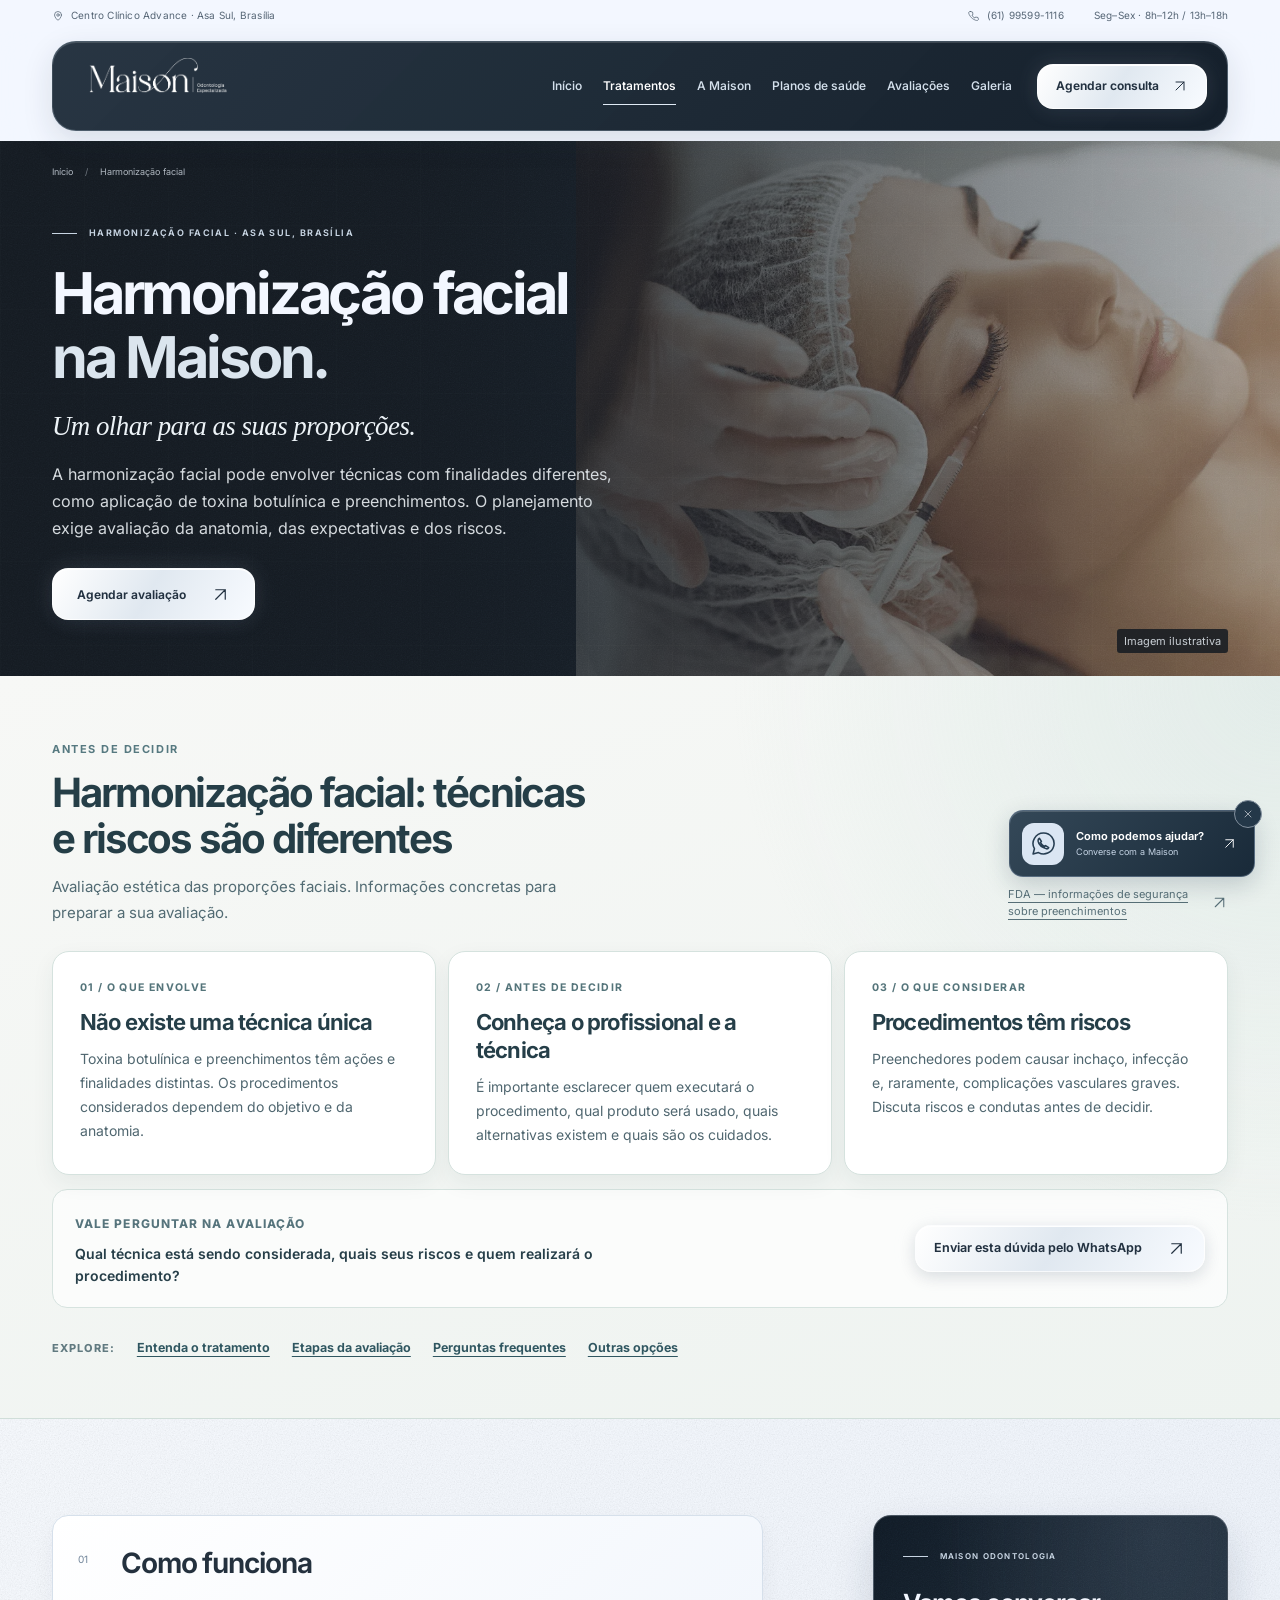
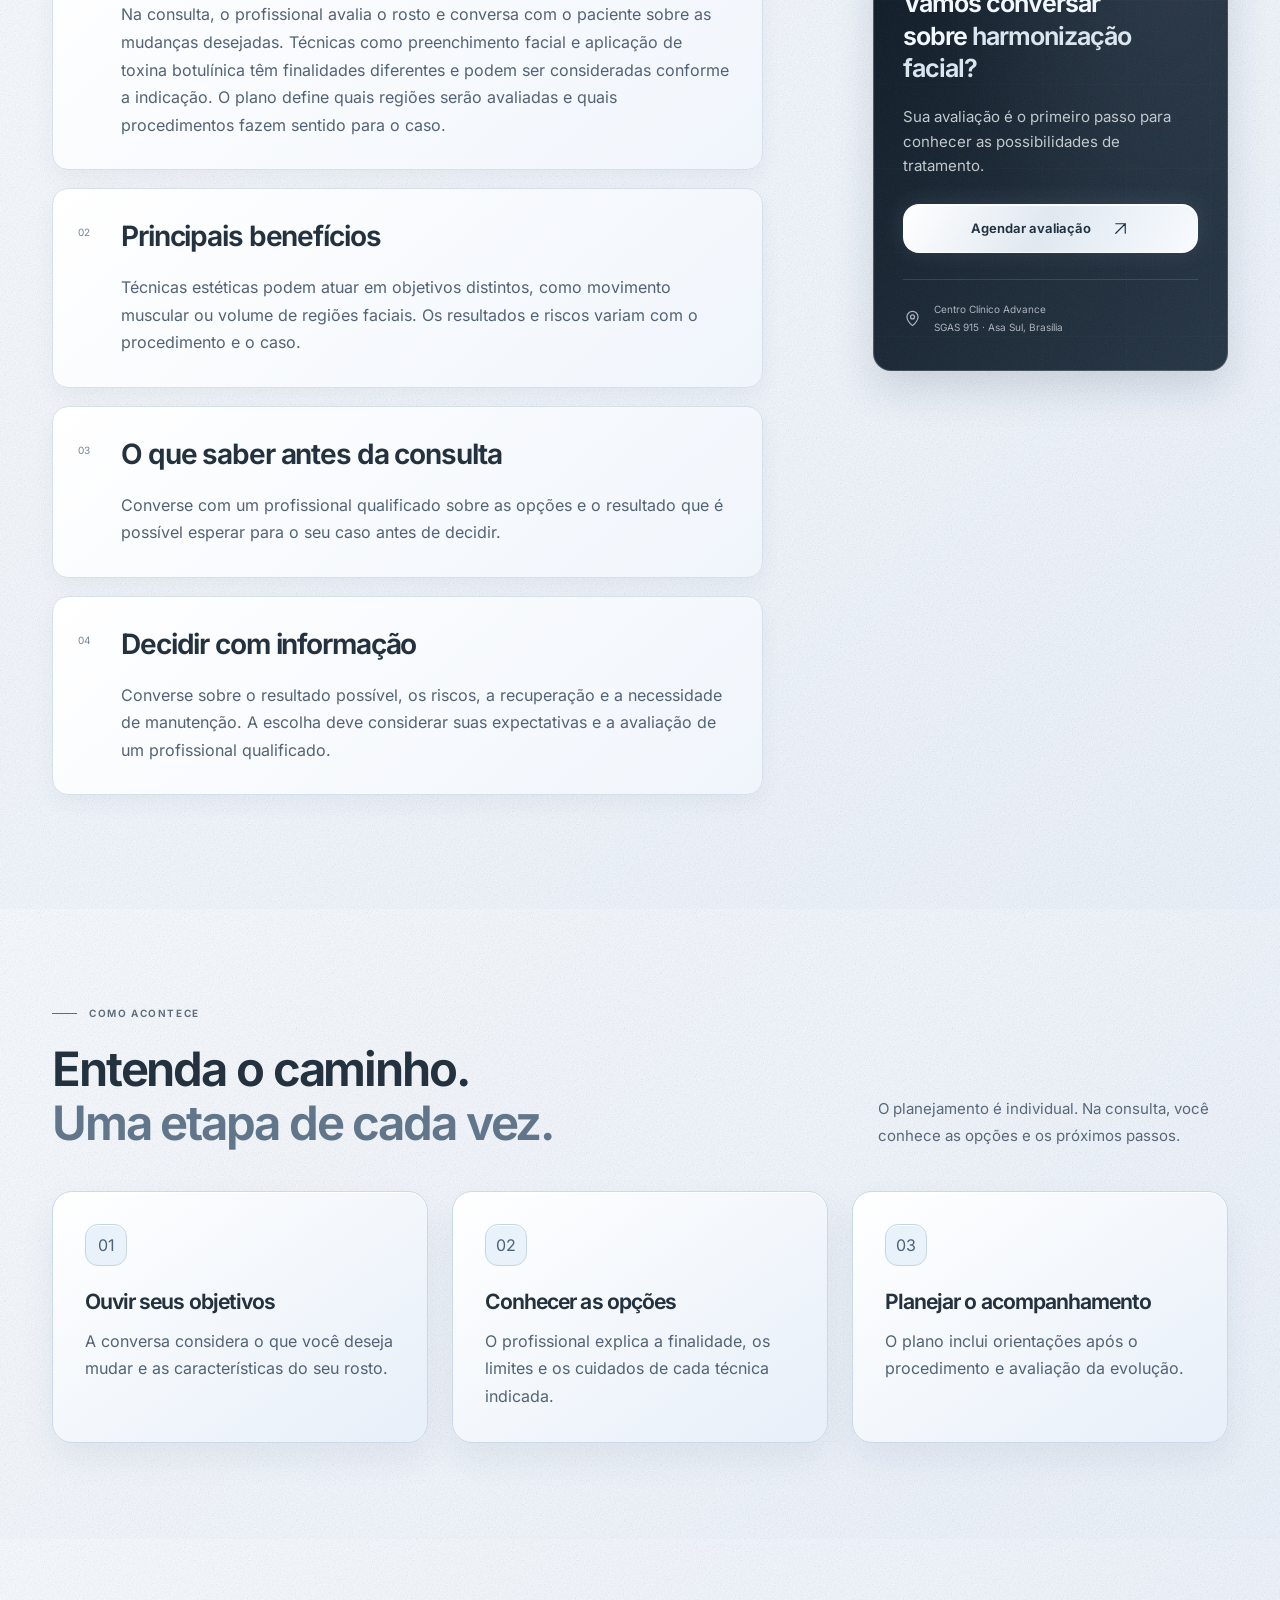
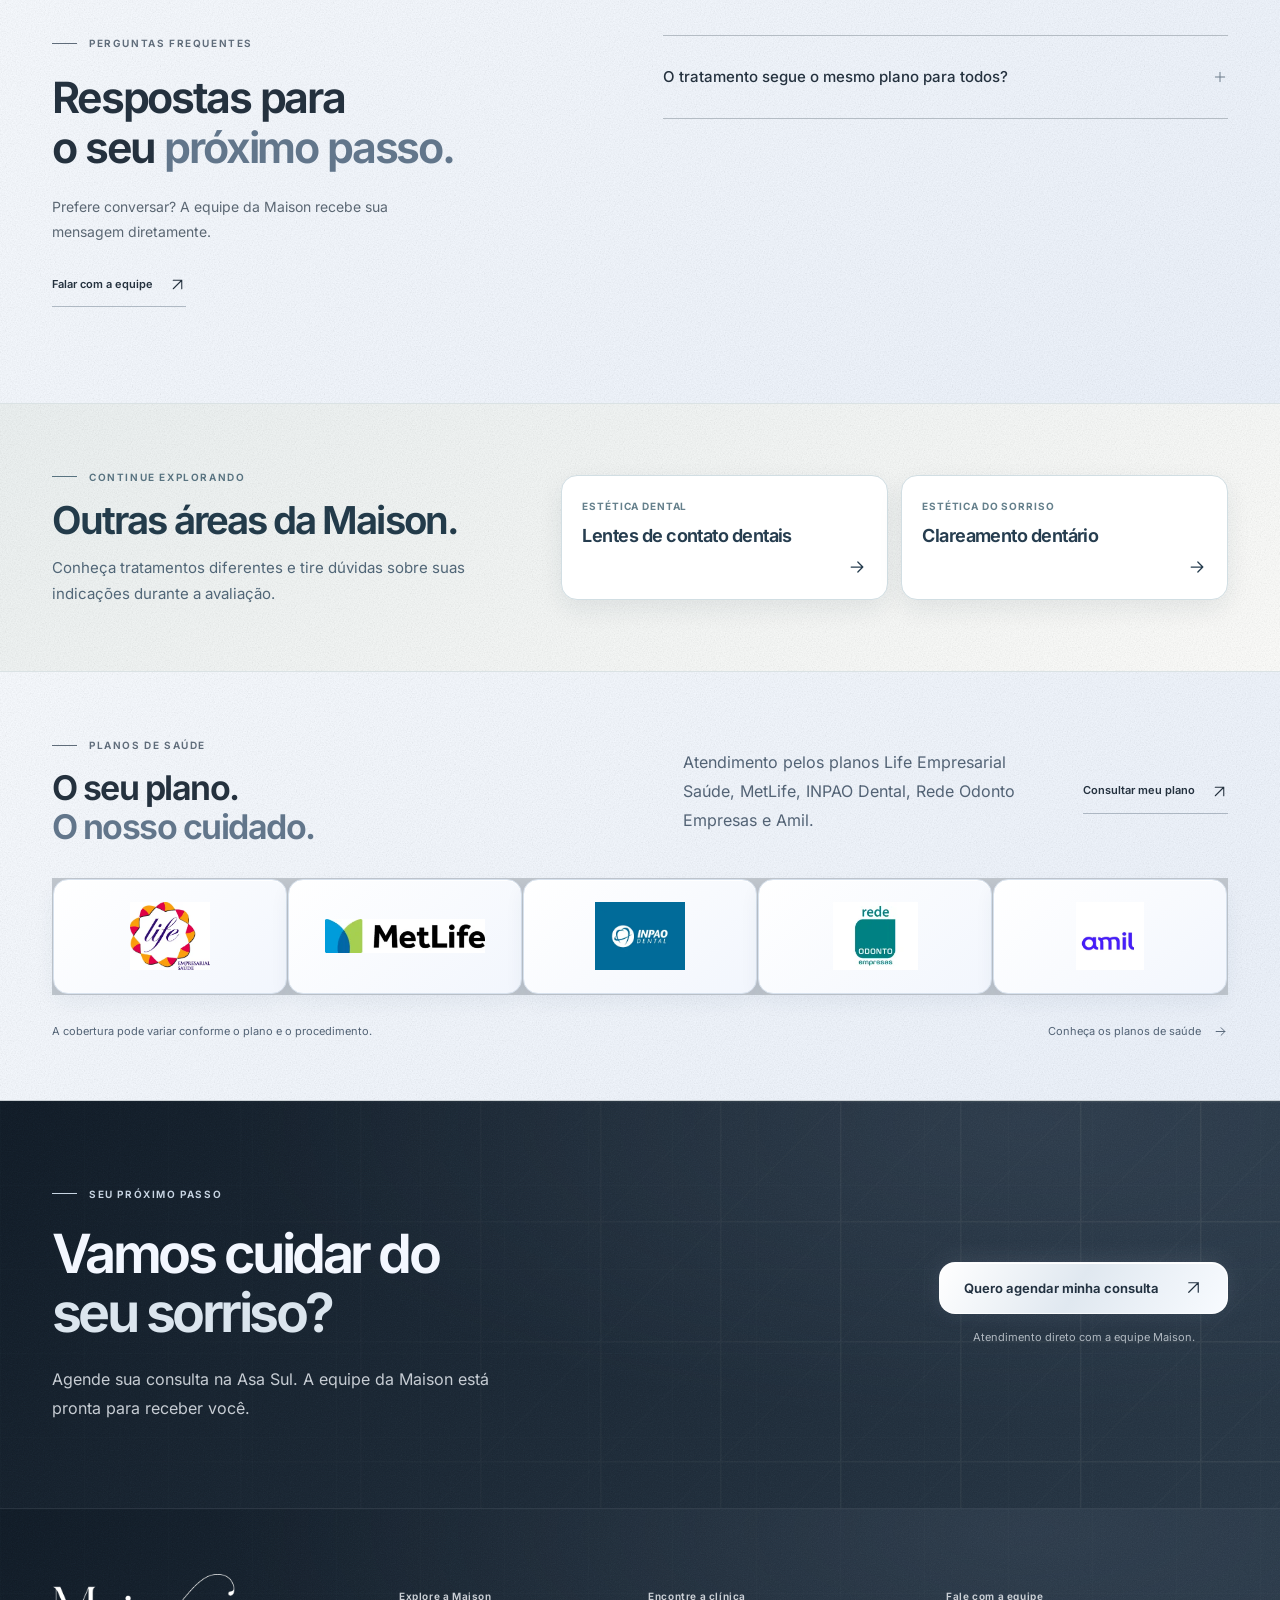
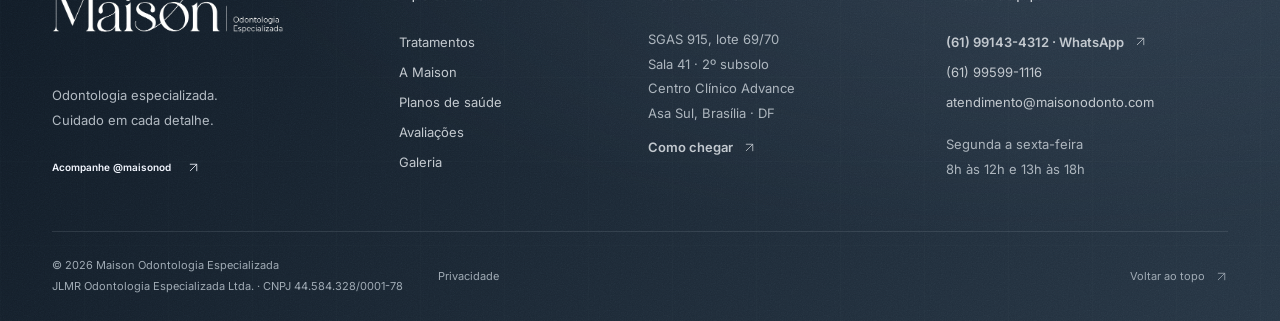
<file: harmonizacao-orofacial.html>
<!doctype html><html lang="pt-BR"><head><meta charset="utf-8"><meta name="viewport" content="width=device-width,initial-scale=1,viewport-fit=cover"><meta name="theme-color" content="#172b3b"><title>Harmonização facial na Asa Sul, Brasília | Maison</title><meta name="description" content="Harmonização facial: conheça diferenças entre técnicas, riscos, manutenção e perguntas para a avaliação profissional na Maison."><meta name="robots" content="noindex,nofollow"><link rel="canonical" href="https://cornflowerblue-reindeer-259674.hostingersite.com/harmonizacao-orofacial.html"><meta property="og:type" content="website"><meta property="og:locale" content="pt_BR"><meta property="og:site_name" content="Maison Odontologia Especializada"><meta property="og:title" content="Harmonização facial na Asa Sul, Brasília | Maison"><meta property="og:description" content="Harmonização facial: conheça diferenças entre técnicas, riscos, manutenção e perguntas para a avaliação profissional na Maison."><meta property="og:url" content="https://cornflowerblue-reindeer-259674.hostingersite.com/harmonizacao-orofacial.html"><meta property="og:image" content="https://cornflowerblue-reindeer-259674.hostingersite.com/assets/img/og-maison.jpg"><meta name="twitter:card" content="summary_large_image"><link rel="icon" type="image/svg+xml" href="assets/img/favicon.svg"><link rel="preload" href="assets/fonts/inter-variable.woff2" as="font" type="font/woff2" crossorigin><link rel="stylesheet" href="assets/css/maison.css?v=maison-v8"><link rel="stylesheet" href="assets/css/maison-v8.css?v=maison-v8"><link rel="stylesheet" href="assets/css/maison-story-v11.css?v=maison-v11"><link rel="stylesheet" href="assets/css/maison-compact-v12.css?v=maison-v12"><link rel="stylesheet" href="assets/css/maison-v13.css?v=maison-v13"><link rel="stylesheet" href="assets/css/maison-guide-v16.css?v=maison-v16"><script type="application/ld+json">{"@context": "https://schema.org", "@graph": [{"@type": "Dentist", "@id": "https://cornflowerblue-reindeer-259674.hostingersite.com/#maison", "name": "Maison Odontologia Especializada", "legalName": "JLMR Odontologia Especializada Ltda.", "taxID": "44.584.328/0001-78", "url": "https://cornflowerblue-reindeer-259674.hostingersite.com/", "telephone": "+55 61 99599-1116", "email": "atendimento@maisonodonto.com", "image": "https://cornflowerblue-reindeer-259674.hostingersite.com/assets/img/clinica.webp", "address": {"@type": "PostalAddress", "streetAddress": "SGAS 915, lote 69/70, sala 41, 2º subsolo, Centro Clínico Advance", "addressLocality": "Brasília", "addressRegion": "DF", "postalCode": "70390-150", "addressCountry": "BR"}, "openingHoursSpecification": [{"@type": "OpeningHoursSpecification", "dayOfWeek": ["Monday", "Tuesday", "Wednesday", "Thursday", "Friday"], "opens": "08:00", "closes": "12:00"}, {"@type": "OpeningHoursSpecification", "dayOfWeek": ["Monday", "Tuesday", "Wednesday", "Thursday", "Friday"], "opens": "13:00", "closes": "18:00"}], "sameAs": ["https://www.instagram.com/maisonod/"]}, {"@type": "BreadcrumbList", "itemListElement": [{"@type": "ListItem", "position": 1, "name": "Início", "item": "https://cornflowerblue-reindeer-259674.hostingersite.com/"}, {"@type": "ListItem", "position": 2, "name": "Harmonização facial na Asa Sul, Brasília", "item": "https://cornflowerblue-reindeer-259674.hostingersite.com/harmonizacao-orofacial.html"}]}]}</script></head><body id="topo" class="inner-page story-service-page"><a class="skip-link" href="#conteudo">Pular para o conteúdo</a><div class="topbar"><div class="container"><span><svg class="icon " viewBox="0 0 24 24" fill="none" aria-hidden="true"><path d="M19 10c0 5-7 11-7 11S5 15 5 10a7 7 0 1 1 14 0Z"/><circle cx="12" cy="10" r="2.5"/></svg> Centro Clínico Advance · Asa Sul, Brasília</span><a href="tel:+5561995991116"><svg class="icon " viewBox="0 0 24 24" fill="none" aria-hidden="true"><path d="m5 3 4 1 1 5-2 1c1 3 3 5 6 6l1-2 5 1 1 4c-1 3-6 2-9 0-4-2-7-5-9-9-2-3-3-8 2-7Z"/></svg> (61) 99599-1116</a><span class="topbar-hours">Seg–Sex · 8h–12h / 13h–18h</span></div></div>
<header class="site-header"><div class="scroll-progress" aria-hidden="true"></div><div class="container header-inner"><a href="index.html" class="brand" aria-label="Maison Odontologia — início"><img src="assets/img/logo.webp" width="650" height="255" alt="Maison Odontologia Especializada"></a><nav class="desktop-nav" aria-label="Menu principal"><a href="index.html">Início</a><a href="especialidades.html" aria-current="page">Tratamentos</a><a href="a-maison.html">A Maison</a><a href="convenios.html">Planos de saúde</a><a href="index.html#avaliacoes">Avaliações</a><a href="index.html#galeria">Galeria</a></nav><a class="btn btn-gold header-cta" href="https://wa.me/5561991434312?text=Ol%C3%A1%2C%20Maison%21%20Gostaria%20de%20agendar%20uma%20avalia%C3%A7%C3%A3o%20sobre%20harmoniza%C3%A7%C3%A3o%20facial." target="_blank" rel="noopener noreferrer"><span class="desktop-label">Agendar consulta</span><span class="mobile-label">Agendar</span><svg class="icon " viewBox="0 0 24 24" fill="none" aria-hidden="true"><path d="M6 18 18 6M6 6h12v12"/></svg></a><details class="mobile-menu"><summary aria-label="Abrir ou fechar menu"><span></span><span></span><span></span></summary><div class="mobile-panel"><span class="eyebrow"><i></i>MAISON · ODONTOLOGIA ESPECIALIZADA</span><nav aria-label="Menu do celular"><a href="index.html">Início</a><a href="especialidades.html" aria-current="page">Tratamentos</a><a href="a-maison.html">A Maison</a><a href="convenios.html">Planos de saúde</a><a href="index.html#avaliacoes">Avaliações</a><a href="index.html#galeria">Galeria</a><a href="contato.html">Como chegar e contato</a></nav><a class="btn btn-gold " href="https://wa.me/5561991434312?text=Ol%C3%A1%2C%20Maison%21%20Gostaria%20de%20agendar%20uma%20avalia%C3%A7%C3%A3o%20sobre%20harmoniza%C3%A7%C3%A3o%20facial." target="_blank" rel="noopener noreferrer">Agendar pelo WhatsApp<svg class="icon " viewBox="0 0 24 24" fill="none" aria-hidden="true"><path d="M6 18 18 6M6 6h12v12"/></svg></a><a class="mobile-instagram" href="https://www.instagram.com/maisonod/" target="_blank" rel="noopener noreferrer">Instagram · @maisonod<svg class="icon " viewBox="0 0 24 24" fill="none" aria-hidden="true"><path d="M6 18 18 6M6 6h12v12"/></svg></a><p>SGAS 915 · Centro Clínico Advance<br>Sala 41 · 2º subsolo · Asa Sul</p></div></details></div></header><main id="conteudo" tabindex="-1"><section class="page-hero forest"><div class="page-hero-photo"><img class="" src="assets/img/tratamento-harmonizacao.webp" alt="Imagem ilustrativa relacionada a harmonização facial" width="1024" height="1024" loading="eager" fetchpriority="high" decoding="async"></div><div class="container"><div class="breadcrumb"><a href="index.html">Início</a><span>/</span>Harmonização facial</div><div class="page-hero-copy"><span class="eyebrow"><i></i>HARMONIZAÇÃO FACIAL · ASA SUL, BRASÍLIA</span><h1>Harmonização facial<br><em>na Maison.</em></h1><p class="page-hero-tagline">Um olhar para as suas proporções.</p><p>A harmonização facial pode envolver técnicas com finalidades diferentes, como aplicação de toxina botulínica e preenchimentos. O planejamento exige avaliação da anatomia, das expectativas e dos riscos.</p><a class="btn btn-gold " href="https://wa.me/5561991434312?text=Ol%C3%A1%2C%20Maison%21%20Gostaria%20de%20agendar%20uma%20avalia%C3%A7%C3%A3o%20sobre%20harmoniza%C3%A7%C3%A3o%20facial." target="_blank" rel="noopener noreferrer">Agendar avaliação<svg class="icon " viewBox="0 0 24 24" fill="none" aria-hidden="true"><path d="M6 18 18 6M6 6h12v12"/></svg></a></div><span class="page-photo-label">Imagem ilustrativa</span></div></section><section class="desktop-treatment-guide" id="guia-tratamento" aria-labelledby="treatment-guide-heading"><div class="container"><div class="treatment-guide-intro"><div><span class="treatment-guide-eyebrow">ANTES DE DECIDIR</span><h2 id="treatment-guide-heading">Harmonização facial: técnicas e riscos são diferentes</h2><p>Avaliação estética das proporções faciais. Informações concretas para preparar a sua avaliação.</p></div><a class="treatment-guide-source" href="https://www.fda.gov/medical-devices/aesthetic-cosmetic-devices/dermal-fillers-soft-tissue-fillers" target="_blank" rel="noopener noreferrer">FDA — informações de segurança sobre preenchimentos<svg class="icon " viewBox="0 0 24 24" fill="none" aria-hidden="true"><path d="M6 18 18 6M6 6h12v12"/></svg></a></div><div class="treatment-guide-facts"><article class="treatment-guide-fact"><span class="treatment-guide-fact-label">01 / O QUE ENVOLVE</span><h3>Não existe uma técnica única</h3><p>Toxina botulínica e preenchimentos têm ações e finalidades distintas. Os procedimentos considerados dependem do objetivo e da anatomia.</p></article><article class="treatment-guide-fact"><span class="treatment-guide-fact-label">02 / ANTES DE DECIDIR</span><h3>Conheça o profissional e a técnica</h3><p>É importante esclarecer quem executará o procedimento, qual produto será usado, quais alternativas existem e quais são os cuidados.</p></article><article class="treatment-guide-fact"><span class="treatment-guide-fact-label">03 / O QUE CONSIDERAR</span><h3>Procedimentos têm riscos</h3><p>Preenchedores podem causar inchaço, infecção e, raramente, complicações vasculares graves. Discuta riscos e condutas antes de decidir.</p></article></div><div class="treatment-guide-bottom"><div class="treatment-guide-question"><strong>VALE PERGUNTAR NA AVALIAÇÃO</strong><p>Qual técnica está sendo considerada, quais seus riscos e quem realizará o procedimento?</p></div><div class="treatment-guide-actions"><a class="btn btn-gold " href="https://wa.me/5561991434312?text=Ol%C3%A1%2C%20Maison%21%20Tenho%20uma%20d%C3%BAvida%20sobre%20harmoniza%C3%A7%C3%A3o%20facial%3A%20Qual%20t%C3%A9cnica%20est%C3%A1%20sendo%20considerada%2C%20quais%20seus%20riscos%20e%20quem%20realizar%C3%A1%20o%20procedimento%3F" target="_blank" rel="noopener noreferrer">Enviar esta dúvida pelo WhatsApp<svg class="icon " viewBox="0 0 24 24" fill="none" aria-hidden="true"><path d="M6 18 18 6M6 6h12v12"/></svg></a></div></div><nav class="treatment-guide-links" aria-label="Ir diretamente à informação"><span>EXPLORE:</span><a href="#informacoes-completas">Entenda o tratamento</a><a href="#etapas-tratamento">Etapas da avaliação</a><a href="#duvidas-tratamento">Perguntas frequentes</a><a href="#opcoes-relacionadas">Outras opções</a></nav></div></section><section class="mobile-treatment-story" data-treatment-story aria-label="Entenda o atendimento em Harmonização facial"><div class="story-container"><section class="story-narrative" id="historia-tratamento" aria-labelledby="story-narrative-title"><span class="story-eyebrow">COMO FUNCIONA</span><h2 class="story-title" id="story-narrative-title">Em três etapas.</h2><p class="story-lead">Cada atendimento é individual. A indicação depende de avaliação clínica.</p><ol class="story-chapters"><li class="story-chapter" data-story-chapter><div class="story-chapter-top"><span class="story-chapter-number">01 / 03</span><span class="story-chapter-art" aria-hidden="true"></span></div><h3>Ouvir seus objetivos</h3><p>A conversa considera o que você deseja mudar e as características do seu rosto.</p></li><li class="story-chapter" data-story-chapter><div class="story-chapter-top"><span class="story-chapter-number">02 / 03</span><span class="story-chapter-art" aria-hidden="true"></span></div><h3>Conhecer as opções</h3><p>O profissional explica a finalidade, os limites e os cuidados de cada técnica indicada.</p></li><li class="story-chapter" data-story-chapter><div class="story-chapter-top"><span class="story-chapter-number">03 / 03</span><span class="story-chapter-art" aria-hidden="true"></span></div><h3>Planejar o acompanhamento</h3><p>O plano inclui orientações após o procedimento e avaliação da evolução.</p></li></ol></section><section class="story-quickfaq" aria-labelledby="quickfaq-title"><span class="story-eyebrow">RESPOSTAS RÁPIDAS</span><h2 id="quickfaq-title">Dúvidas comuns.</h2><details><summary>O tratamento segue o mesmo plano para todos?<svg class="icon " viewBox="0 0 24 24" fill="none" aria-hidden="true"><path d="M12 5v14M5 12h14"/></svg></summary><p>Cada plano considera a anatomia e os objetivos individuais. A avaliação define as técnicas indicadas.</p></details></section><div class="story-ending"><span class="story-eyebrow">SEU PRÓXIMO PASSO</span><h2>Vamos conversar?</h2><p>Tire suas dúvidas sobre harmonização facial com a equipe da Maison.</p><a class="btn btn-gold " href="https://wa.me/5561991434312?text=Ol%C3%A1%2C%20Maison%21%20Gostaria%20de%20agendar%20uma%20avalia%C3%A7%C3%A3o%20sobre%20harmoniza%C3%A7%C3%A3o%20facial." target="_blank" rel="noopener noreferrer">Falar pelo WhatsApp<svg class="icon " viewBox="0 0 24 24" fill="none" aria-hidden="true"><path d="M6 18 18 6M6 6h12v12"/></svg></a></div><div class="story-extra"><button class="story-more" type="button" data-story-expand aria-expanded="false" aria-controls="informacoes-completas">Ver detalhes completos</button><a class="story-back" href="especialidades.html" data-return-to-quiz>Outros tratamentos <svg class="icon " viewBox="0 0 24 24" fill="none" aria-hidden="true"><path d="M5 12h14m-6-6 6 6-6 6"/></svg></a></div></div></section><section class="section service-details paper" id="informacoes-completas"><div class="container service-detail-grid"><div class="service-detail-content"><article data-reveal><span class="section-index">01</span><h2>Como funciona</h2><p>Na consulta, o profissional avalia o rosto e conversa com o paciente sobre as mudanças desejadas. Técnicas como preenchimento facial e aplicação de toxina botulínica têm finalidades diferentes e podem ser consideradas conforme a indicação. O plano define quais regiões serão avaliadas e quais procedimentos fazem sentido para o caso.</p></article><article data-reveal><span class="section-index">02</span><h2>Principais benefícios</h2><p>Técnicas estéticas podem atuar em objetivos distintos, como movimento muscular ou volume de regiões faciais. Os resultados e riscos variam com o procedimento e o caso.</p></article><article data-reveal><span class="section-index">03</span><h2>O que saber antes da consulta</h2><p>Converse com um profissional qualificado sobre as opções e o resultado que é possível esperar para o seu caso antes de decidir.</p></article><article data-reveal><span class="section-index">04</span><h2>Decidir com informação</h2><p>Converse sobre o resultado possível, os riscos, a recuperação e a necessidade de manutenção. A escolha deve considerar suas expectativas e a avaliação de um profissional qualificado.</p></article></div><aside class="service-aside forest"><span class="eyebrow"><i></i>MAISON ODONTOLOGIA</span><h3>Vamos conversar<br>sobre <em>harmonização facial?</em></h3><p>Sua avaliação é o primeiro passo para conhecer as possibilidades de tratamento.</p><a class="btn btn-gold " href="https://wa.me/5561991434312?text=Ol%C3%A1%2C%20Maison%21%20Gostaria%20de%20agendar%20uma%20avalia%C3%A7%C3%A3o%20sobre%20harmoniza%C3%A7%C3%A3o%20facial." target="_blank" rel="noopener noreferrer">Agendar avaliação<svg class="icon " viewBox="0 0 24 24" fill="none" aria-hidden="true"><path d="M6 18 18 6M6 6h12v12"/></svg></a><div class="service-aside-address"><svg class="icon " viewBox="0 0 24 24" fill="none" aria-hidden="true"><path d="M19 10c0 5-7 11-7 11S5 15 5 10a7 7 0 1 1 14 0Z"/><circle cx="12" cy="10" r="2.5"/></svg><span>Centro Clínico Advance<br>SGAS 915 · Asa Sul, Brasília</span></div></aside></div></section><section class="section treatment-journey paper" id="etapas-tratamento"><div class="container"><div class="section-heading"><div><span class="eyebrow"><i></i>COMO ACONTECE</span><h2>Entenda o caminho.<br><em>Uma etapa de cada vez.</em></h2></div><p>O planejamento é individual. Na consulta, você conhece as opções e os próximos passos.</p></div><ol class="journey-grid"><li><span>01</span><h3>Ouvir seus objetivos</h3><p>A conversa considera o que você deseja mudar e as características do seu rosto.</p></li><li><span>02</span><h3>Conhecer as opções</h3><p>O profissional explica a finalidade, os limites e os cuidados de cada técnica indicada.</p></li><li><span>03</span><h3>Planejar o acompanhamento</h3><p>O plano inclui orientações após o procedimento e avaliação da evolução.</p></li></ol></div></section><section class="section faq-section paper" id="duvidas-tratamento"><div class="container faq-grid"><div><span class="eyebrow"><i></i>PERGUNTAS FREQUENTES</span><h2>Respostas para<br>o seu <em>próximo passo.</em></h2><p>Prefere conversar? A equipe da Maison recebe sua mensagem diretamente.</p><a class="text-link" href="https://wa.me/5561991434312?text=Ol%C3%A1%2C%20Maison%21%20Gostaria%20de%20tirar%20uma%20d%C3%BAvida%20antes%20de%20agendar." target="_blank" rel="noopener noreferrer">Falar com a equipe<svg class="icon " viewBox="0 0 24 24" fill="none" aria-hidden="true"><path d="M6 18 18 6M6 6h12v12"/></svg></a></div><div class="faq-list"><details><summary>O tratamento segue o mesmo plano para todos?<svg class="icon " viewBox="0 0 24 24" fill="none" aria-hidden="true"><path d="M12 5v14M5 12h14"/></svg></summary><p>Cada plano considera a anatomia e os objetivos individuais. A avaliação define as técnicas indicadas.</p></details></div></div></section><section class="related-treatments paper" id="opcoes-relacionadas" aria-labelledby="related-heading"><div class="container"><div class="related-heading"><span class="eyebrow"><i></i>CONTINUE EXPLORANDO</span><h2 id="related-heading">Outras áreas da Maison.</h2><p>Conheça tratamentos diferentes e tire dúvidas sobre suas indicações durante a avaliação.</p></div><div class="related-links"><a href="lentes-de-contato-dental.html"><span>Estética dental</span><strong>Lentes de contato dentais</strong><svg class="icon " viewBox="0 0 24 24" fill="none" aria-hidden="true"><path d="M5 12h14m-6-6 6 6-6 6"/></svg></a><a href="clareamento-dental.html"><span>Estética do sorriso</span><strong>Clareamento dentário</strong><svg class="icon " viewBox="0 0 24 24" fill="none" aria-hidden="true"><path d="M5 12h14m-6-6 6 6-6 6"/></svg></a></div></div></section><section class="plans-section paper" id="planos"><div class="container"><div class="plans-heading"><div><span class="eyebrow"><i></i>PLANOS DE SAÚDE</span><h2>O seu plano.<br><em>O nosso cuidado.</em></h2></div><div><p>Atendimento pelos planos Life Empresarial Saúde, MetLife, INPAO Dental, Rede Odonto Empresas e Amil.</p><a class="text-link" href="https://wa.me/5561991434312?text=Ol%C3%A1%2C%20Maison%21%20Gostaria%20de%20consultar%20o%20atendimento%20pelo%20meu%20plano%20de%20sa%C3%BAde." target="_blank" rel="noopener noreferrer">Consultar meu plano<svg class="icon " viewBox="0 0 24 24" fill="none" aria-hidden="true"><path d="M6 18 18 6M6 6h12v12"/></svg></a></div></div><div class="plan-grid" aria-label="Planos de saúde atendidos"><div class="plan-logo" data-reveal><img src="assets/img/plan-life.webp" alt="Life Empresarial Saúde" width="240" height="200" loading="lazy" decoding="async"></div><div class="plan-logo" data-reveal><img src="assets/img/plan-metlife.webp" alt="MetLife" width="300" height="64" loading="lazy" decoding="async"></div><div class="plan-logo" data-reveal><img src="assets/img/plan-inpao.webp" alt="INPAO Dental" width="240" height="200" loading="lazy" decoding="async"></div><div class="plan-logo" data-reveal><img src="assets/img/plan-odontoempresas.webp" alt="Rede Odonto Empresas" width="240" height="200" loading="lazy" decoding="async"></div><div class="plan-logo" data-reveal><img src="assets/img/plan-amil.webp" alt="Amil" width="240" height="200" loading="lazy" decoding="async"></div></div><div class="plans-bottom"><span>A cobertura pode variar conforme o plano e o procedimento.</span><a href="convenios.html">Conheça os planos de saúde <svg class="icon " viewBox="0 0 24 24" fill="none" aria-hidden="true"><path d="M5 12h14m-6-6 6 6-6 6"/></svg></a></div></div></section><section class="final-cta forest"><div class="container"><div data-reveal><span class="eyebrow"><i></i>SEU PRÓXIMO PASSO</span><h2>Vamos cuidar do<br><em>seu sorriso?</em></h2><p>Agende sua consulta na Asa Sul. A equipe da Maison está pronta para receber você.</p></div><div data-reveal><a class="btn btn-gold " href="https://wa.me/5561991434312?text=Ol%C3%A1%2C%20Maison%21%20Gostaria%20de%20agendar%20uma%20consulta." target="_blank" rel="noopener noreferrer">Quero agendar minha consulta<svg class="icon " viewBox="0 0 24 24" fill="none" aria-hidden="true"><path d="M6 18 18 6M6 6h12v12"/></svg></a><span class="cta-sub">Atendimento direto com a equipe Maison.</span></div></div></section></main><footer class="footer forest"><div class="container"><div class="footer-top"><div class="footer-brand"><a href="index.html"><img src="assets/img/logo.webp" width="650" height="255" alt="Maison Odontologia Especializada" loading="lazy"></a><p>Odontologia especializada.<br>Cuidado em cada detalhe.</p><a class="text-link" href="https://www.instagram.com/maisonod/" target="_blank" rel="noopener noreferrer">Acompanhe @maisonod<svg class="icon " viewBox="0 0 24 24" fill="none" aria-hidden="true"><path d="M6 18 18 6M6 6h12v12"/></svg></a></div><div><h2>Explore a Maison</h2><a href="especialidades.html">Tratamentos</a><a href="a-maison.html">A Maison</a><a href="convenios.html">Planos de saúde</a><a href="index.html#avaliacoes">Avaliações</a><a href="index.html#galeria">Galeria</a></div><div><h2>Encontre a clínica</h2><p>SGAS 915, lote 69/70<br>Sala 41 · 2º subsolo<br>Centro Clínico Advance<br>Asa Sul, Brasília · DF</p><a class="text-link" href="https://www.google.com/maps/dir/?api=1&amp;destination=Maison%20Odontologia%20Especializada%2C%20SGAS%20915%2C%20Centro%20Cl%C3%ADnico%20Advance%2C%20Asa%20Sul%2C%20Bras%C3%ADlia%20-%20DF" target="_blank" rel="noopener noreferrer">Como chegar<svg class="icon " viewBox="0 0 24 24" fill="none" aria-hidden="true"><path d="M6 18 18 6M6 6h12v12"/></svg></a></div><div><h2>Fale com a equipe</h2><a class="text-link" href="https://wa.me/5561991434312?text=Ol%C3%A1%2C%20Maison%21%20Gostaria%20de%20agendar%20uma%20consulta." target="_blank" rel="noopener noreferrer">(61) 99143-4312 · WhatsApp<svg class="icon " viewBox="0 0 24 24" fill="none" aria-hidden="true"><path d="M6 18 18 6M6 6h12v12"/></svg></a><a href="tel:+5561995991116">(61) 99599-1116</a><a href="mailto:atendimento@maisonodonto.com">atendimento@maisonodonto.com</a><p>Segunda a sexta-feira<br>8h às 12h e 13h às 18h</p></div></div><div class="footer-bottom"><span>© 2026 Maison Odontologia Especializada<br><small>JLMR Odontologia Especializada Ltda. · CNPJ 44.584.328/0001-78</small></span><a href="privacidade.html">Privacidade</a><a href="#topo">Voltar ao topo <svg class="icon " viewBox="0 0 24 24" fill="none" aria-hidden="true"><path d="M6 18 18 6M6 6h12v12"/></svg></a></div></div></footer>
<div class="contact-float"><button class="contact-dismiss" type="button" aria-label="Fechar mensagem de atendimento"><svg class="icon " viewBox="0 0 24 24" fill="none" aria-hidden="true"><path d="m6 6 12 12M18 6 6 18"/></svg></button><a href="https://wa.me/5561991434312?text=Ol%C3%A1%2C%20Maison%21%20Gostaria%20de%20agendar%20uma%20avalia%C3%A7%C3%A3o%20sobre%20harmoniza%C3%A7%C3%A3o%20facial." target="_blank" rel="noopener noreferrer"><span class="wa-round"><svg class="icon " viewBox="0 0 24 24" fill="none" aria-hidden="true"><path d="M12 2a10 10 0 0 0-8.7 15L2 22l5.2-1.3A10 10 0 1 0 12 2Z"/><path d="m8 7 2 3-1 1c1 2 2 3 4 4l1-1 3 2c-1 2-3 1-5 0-4-2-6-6-5-8l1-1Z"/></svg></span><span>Como podemos ajudar?<small>Converse com a Maison</small></span><svg class="icon " viewBox="0 0 24 24" fill="none" aria-hidden="true"><path d="M6 18 18 6M6 6h12v12"/></svg></a></div><div class="mobile-contact"><a href="https://wa.me/5561991434312?text=Ol%C3%A1%2C%20Maison%21%20Gostaria%20de%20agendar%20uma%20avalia%C3%A7%C3%A3o%20sobre%20harmoniza%C3%A7%C3%A3o%20facial." target="_blank" rel="noopener noreferrer"><svg class="icon " viewBox="0 0 24 24" fill="none" aria-hidden="true"><path d="M12 2a10 10 0 0 0-8.7 15L2 22l5.2-1.3A10 10 0 1 0 12 2Z"/><path d="m8 7 2 3-1 1c1 2 2 3 4 4l1-1 3 2c-1 2-3 1-5 0-4-2-6-6-5-8l1-1Z"/></svg><span>Agendar pelo WhatsApp<small>Fale diretamente com a Maison</small></span><svg class="icon " viewBox="0 0 24 24" fill="none" aria-hidden="true"><path d="M6 18 18 6M6 6h12v12"/></svg></a></div><script src="assets/js/maison.js?v=maison-v8"></script><script src="assets/js/maison-story-v11.js?v=maison-v11" defer></script><script src="assets/js/maison-compare-v13.js?v=maison-v13" defer></script></body></html>
</file>
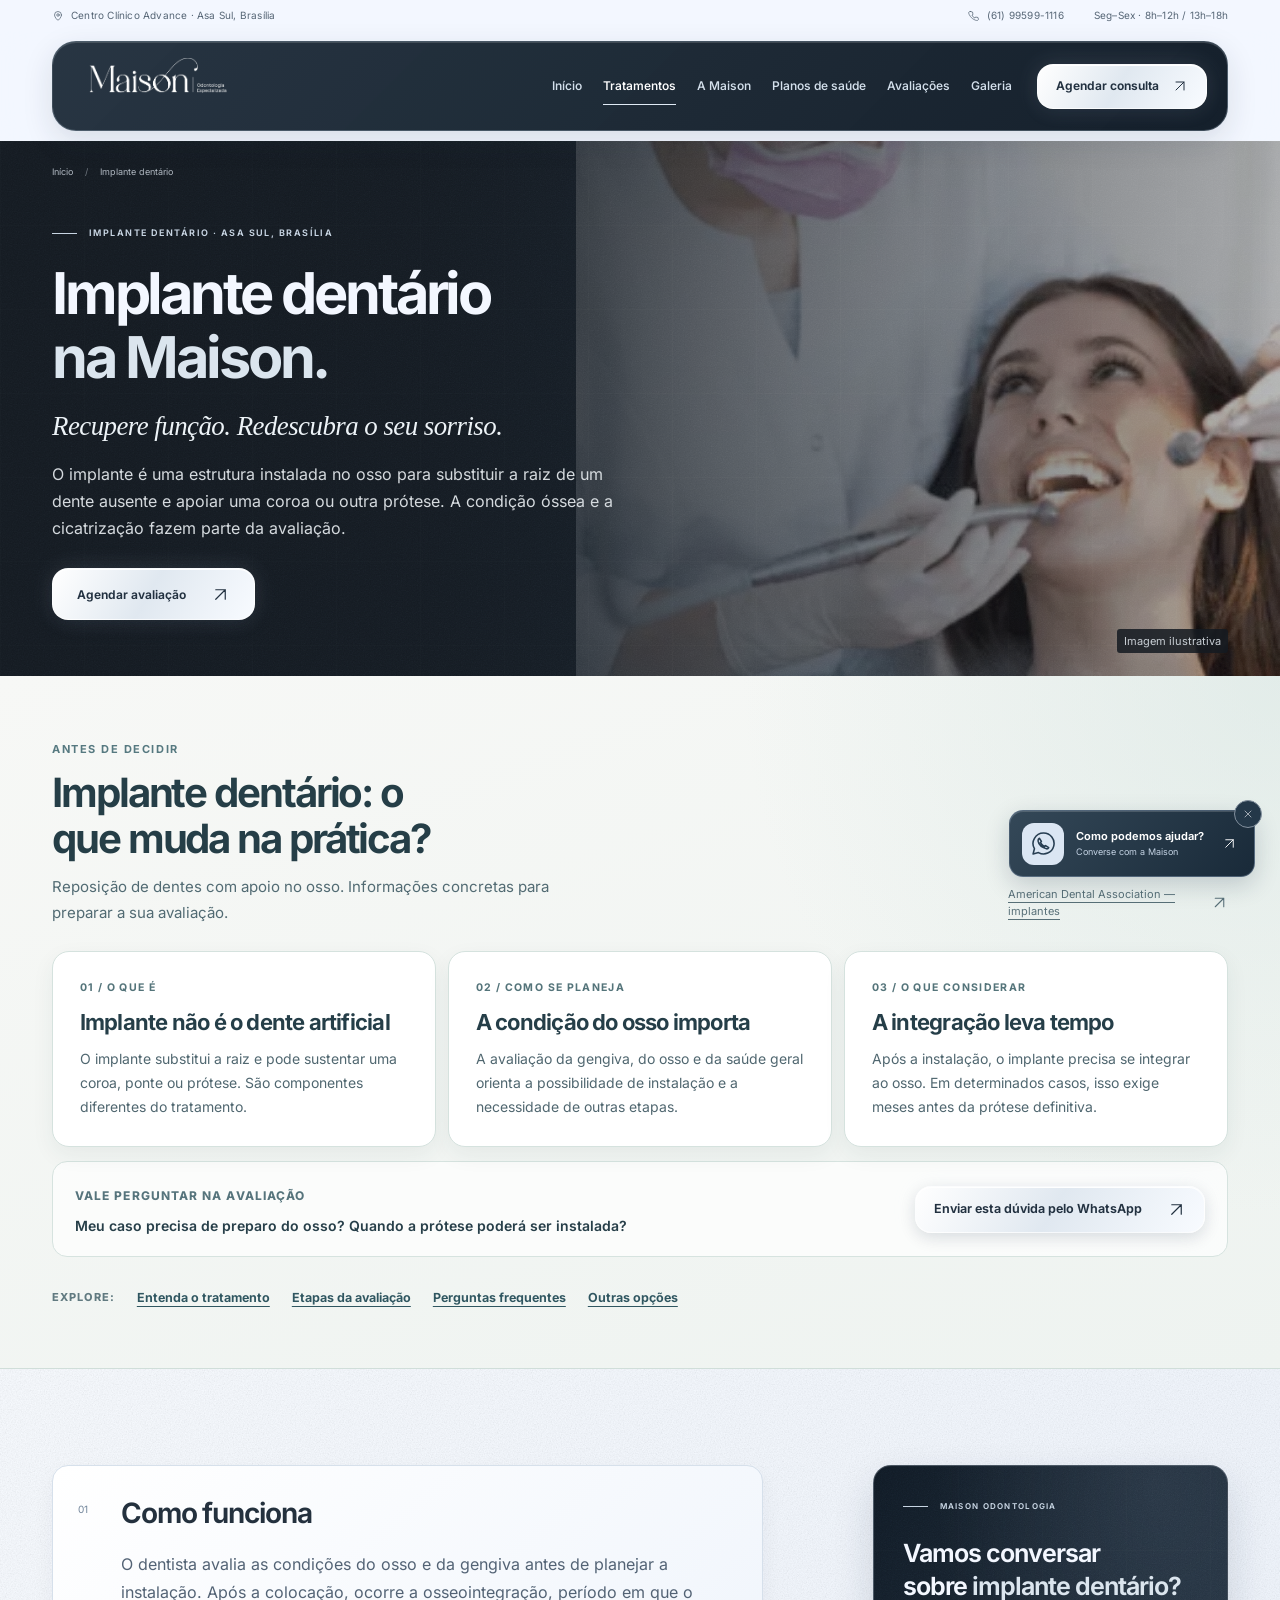
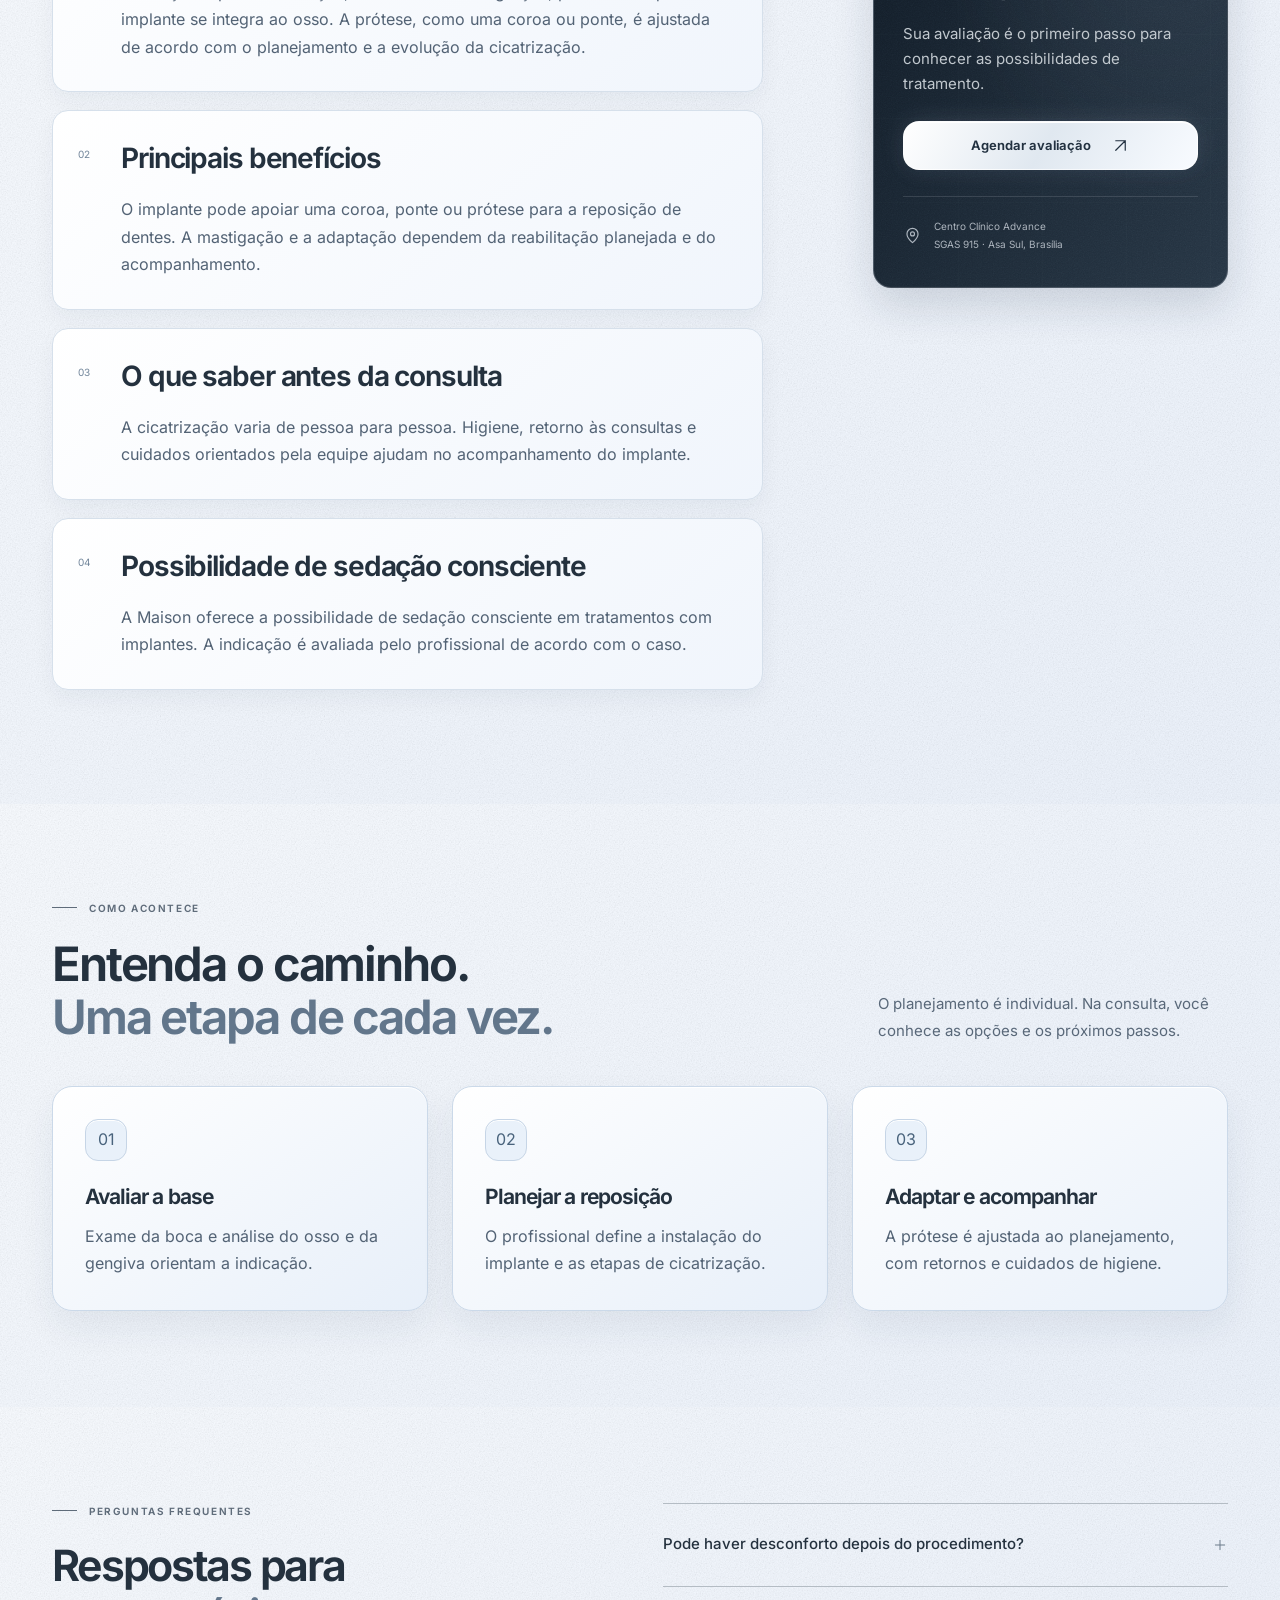
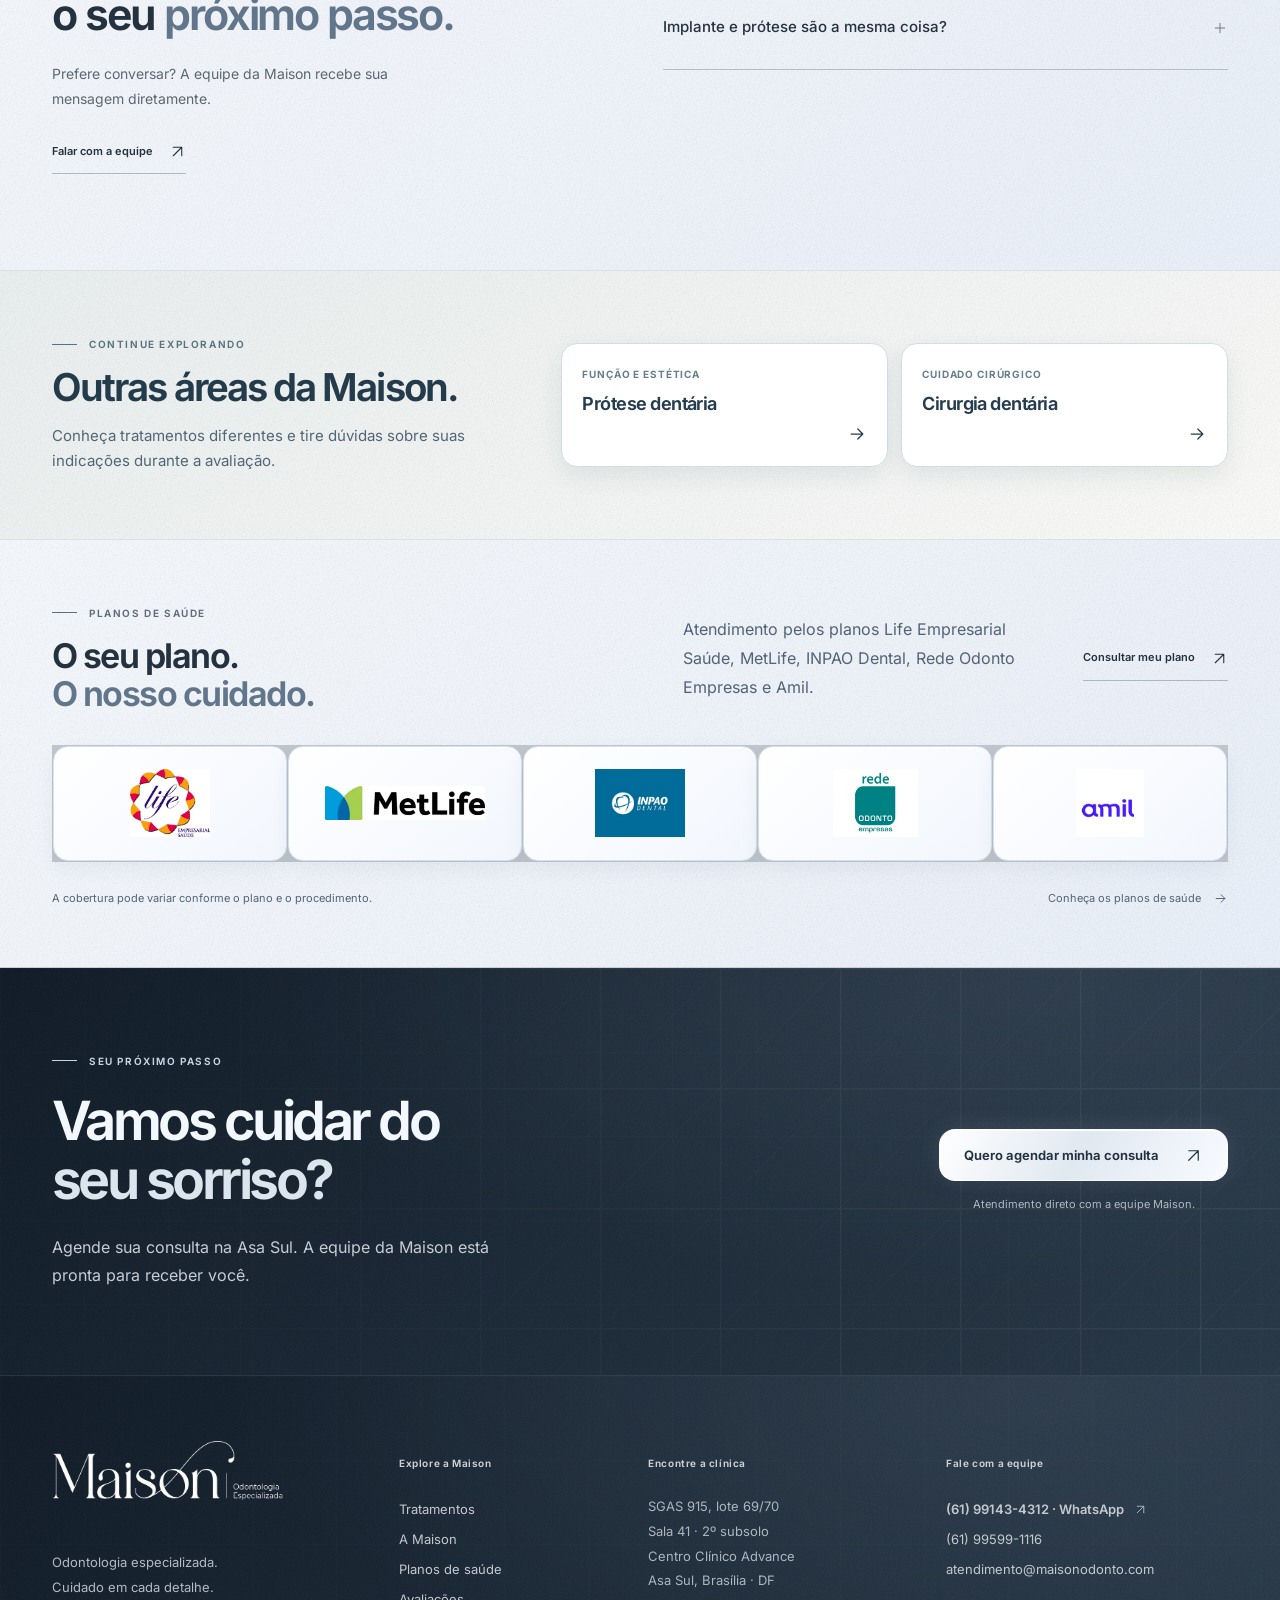
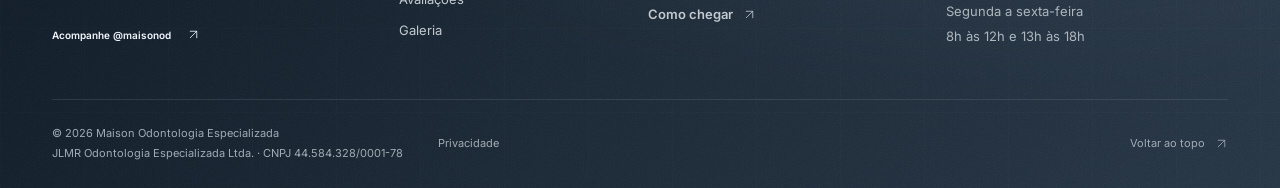
<file: implantes-dentarios.html>
<!doctype html><html lang="pt-BR"><head><meta charset="utf-8"><meta name="viewport" content="width=device-width,initial-scale=1,viewport-fit=cover"><meta name="theme-color" content="#172b3b"><title>Implante dentário na Asa Sul, Brasília | Maison</title><meta name="description" content="Implante dentário na Asa Sul: saiba como se avaliam osso e gengiva, integração do implante e instalação da prótese. Fale com a Maison."><meta name="robots" content="noindex,nofollow"><link rel="canonical" href="https://cornflowerblue-reindeer-259674.hostingersite.com/implantes-dentarios.html"><meta property="og:type" content="website"><meta property="og:locale" content="pt_BR"><meta property="og:site_name" content="Maison Odontologia Especializada"><meta property="og:title" content="Implante dentário na Asa Sul, Brasília | Maison"><meta property="og:description" content="Implante dentário na Asa Sul: saiba como se avaliam osso e gengiva, integração do implante e instalação da prótese. Fale com a Maison."><meta property="og:url" content="https://cornflowerblue-reindeer-259674.hostingersite.com/implantes-dentarios.html"><meta property="og:image" content="https://cornflowerblue-reindeer-259674.hostingersite.com/assets/img/og-maison.jpg"><meta name="twitter:card" content="summary_large_image"><link rel="icon" type="image/svg+xml" href="assets/img/favicon.svg"><link rel="preload" href="assets/fonts/inter-variable.woff2" as="font" type="font/woff2" crossorigin><link rel="stylesheet" href="assets/css/maison.css?v=maison-v8"><link rel="stylesheet" href="assets/css/maison-v8.css?v=maison-v8"><link rel="stylesheet" href="assets/css/maison-story-v11.css?v=maison-v11"><link rel="stylesheet" href="assets/css/maison-compact-v12.css?v=maison-v12"><link rel="stylesheet" href="assets/css/maison-v13.css?v=maison-v13"><link rel="stylesheet" href="assets/css/maison-guide-v16.css?v=maison-v16"><script type="application/ld+json">{"@context": "https://schema.org", "@graph": [{"@type": "Dentist", "@id": "https://cornflowerblue-reindeer-259674.hostingersite.com/#maison", "name": "Maison Odontologia Especializada", "legalName": "JLMR Odontologia Especializada Ltda.", "taxID": "44.584.328/0001-78", "url": "https://cornflowerblue-reindeer-259674.hostingersite.com/", "telephone": "+55 61 99599-1116", "email": "atendimento@maisonodonto.com", "image": "https://cornflowerblue-reindeer-259674.hostingersite.com/assets/img/clinica.webp", "address": {"@type": "PostalAddress", "streetAddress": "SGAS 915, lote 69/70, sala 41, 2º subsolo, Centro Clínico Advance", "addressLocality": "Brasília", "addressRegion": "DF", "postalCode": "70390-150", "addressCountry": "BR"}, "openingHoursSpecification": [{"@type": "OpeningHoursSpecification", "dayOfWeek": ["Monday", "Tuesday", "Wednesday", "Thursday", "Friday"], "opens": "08:00", "closes": "12:00"}, {"@type": "OpeningHoursSpecification", "dayOfWeek": ["Monday", "Tuesday", "Wednesday", "Thursday", "Friday"], "opens": "13:00", "closes": "18:00"}], "sameAs": ["https://www.instagram.com/maisonod/"]}, {"@type": "BreadcrumbList", "itemListElement": [{"@type": "ListItem", "position": 1, "name": "Início", "item": "https://cornflowerblue-reindeer-259674.hostingersite.com/"}, {"@type": "ListItem", "position": 2, "name": "Implante dentário na Asa Sul, Brasília", "item": "https://cornflowerblue-reindeer-259674.hostingersite.com/implantes-dentarios.html"}]}]}</script></head><body id="topo" class="inner-page story-service-page"><a class="skip-link" href="#conteudo">Pular para o conteúdo</a><div class="topbar"><div class="container"><span><svg class="icon " viewBox="0 0 24 24" fill="none" aria-hidden="true"><path d="M19 10c0 5-7 11-7 11S5 15 5 10a7 7 0 1 1 14 0Z"/><circle cx="12" cy="10" r="2.5"/></svg> Centro Clínico Advance · Asa Sul, Brasília</span><a href="tel:+5561995991116"><svg class="icon " viewBox="0 0 24 24" fill="none" aria-hidden="true"><path d="m5 3 4 1 1 5-2 1c1 3 3 5 6 6l1-2 5 1 1 4c-1 3-6 2-9 0-4-2-7-5-9-9-2-3-3-8 2-7Z"/></svg> (61) 99599-1116</a><span class="topbar-hours">Seg–Sex · 8h–12h / 13h–18h</span></div></div>
<header class="site-header"><div class="scroll-progress" aria-hidden="true"></div><div class="container header-inner"><a href="index.html" class="brand" aria-label="Maison Odontologia — início"><img src="assets/img/logo.webp" width="650" height="255" alt="Maison Odontologia Especializada"></a><nav class="desktop-nav" aria-label="Menu principal"><a href="index.html">Início</a><a href="especialidades.html" aria-current="page">Tratamentos</a><a href="a-maison.html">A Maison</a><a href="convenios.html">Planos de saúde</a><a href="index.html#avaliacoes">Avaliações</a><a href="index.html#galeria">Galeria</a></nav><a class="btn btn-gold header-cta" href="https://wa.me/5561991434312?text=Ol%C3%A1%2C%20Maison%21%20Gostaria%20de%20agendar%20uma%20avalia%C3%A7%C3%A3o%20sobre%20implante%20dent%C3%A1rio." target="_blank" rel="noopener noreferrer"><span class="desktop-label">Agendar consulta</span><span class="mobile-label">Agendar</span><svg class="icon " viewBox="0 0 24 24" fill="none" aria-hidden="true"><path d="M6 18 18 6M6 6h12v12"/></svg></a><details class="mobile-menu"><summary aria-label="Abrir ou fechar menu"><span></span><span></span><span></span></summary><div class="mobile-panel"><span class="eyebrow"><i></i>MAISON · ODONTOLOGIA ESPECIALIZADA</span><nav aria-label="Menu do celular"><a href="index.html">Início</a><a href="especialidades.html" aria-current="page">Tratamentos</a><a href="a-maison.html">A Maison</a><a href="convenios.html">Planos de saúde</a><a href="index.html#avaliacoes">Avaliações</a><a href="index.html#galeria">Galeria</a><a href="contato.html">Como chegar e contato</a></nav><a class="btn btn-gold " href="https://wa.me/5561991434312?text=Ol%C3%A1%2C%20Maison%21%20Gostaria%20de%20agendar%20uma%20avalia%C3%A7%C3%A3o%20sobre%20implante%20dent%C3%A1rio." target="_blank" rel="noopener noreferrer">Agendar pelo WhatsApp<svg class="icon " viewBox="0 0 24 24" fill="none" aria-hidden="true"><path d="M6 18 18 6M6 6h12v12"/></svg></a><a class="mobile-instagram" href="https://www.instagram.com/maisonod/" target="_blank" rel="noopener noreferrer">Instagram · @maisonod<svg class="icon " viewBox="0 0 24 24" fill="none" aria-hidden="true"><path d="M6 18 18 6M6 6h12v12"/></svg></a><p>SGAS 915 · Centro Clínico Advance<br>Sala 41 · 2º subsolo · Asa Sul</p></div></details></div></header><main id="conteudo" tabindex="-1"><section class="page-hero forest"><div class="page-hero-photo"><img class="" src="assets/img/tratamento-implantes.webp" alt="Imagem ilustrativa relacionada a implante dentário" width="300" height="300" loading="eager" fetchpriority="high" decoding="async"></div><div class="container"><div class="breadcrumb"><a href="index.html">Início</a><span>/</span>Implante dentário</div><div class="page-hero-copy"><span class="eyebrow"><i></i>IMPLANTE DENTÁRIO · ASA SUL, BRASÍLIA</span><h1>Implante dentário<br><em>na Maison.</em></h1><p class="page-hero-tagline">Recupere função. Redescubra o seu sorriso.</p><p>O implante é uma estrutura instalada no osso para substituir a raiz de um dente ausente e apoiar uma coroa ou outra prótese. A condição óssea e a cicatrização fazem parte da avaliação.</p><a class="btn btn-gold " href="https://wa.me/5561991434312?text=Ol%C3%A1%2C%20Maison%21%20Gostaria%20de%20agendar%20uma%20avalia%C3%A7%C3%A3o%20sobre%20implante%20dent%C3%A1rio." target="_blank" rel="noopener noreferrer">Agendar avaliação<svg class="icon " viewBox="0 0 24 24" fill="none" aria-hidden="true"><path d="M6 18 18 6M6 6h12v12"/></svg></a></div><span class="page-photo-label">Imagem ilustrativa</span></div></section><section class="desktop-treatment-guide" id="guia-tratamento" aria-labelledby="treatment-guide-heading"><div class="container"><div class="treatment-guide-intro"><div><span class="treatment-guide-eyebrow">ANTES DE DECIDIR</span><h2 id="treatment-guide-heading">Implante dentário: o que muda na prática?</h2><p>Reposição de dentes com apoio no osso. Informações concretas para preparar a sua avaliação.</p></div><a class="treatment-guide-source" href="https://www.mouthhealthy.org/all-topics-a-z/implants/" target="_blank" rel="noopener noreferrer">American Dental Association — implantes<svg class="icon " viewBox="0 0 24 24" fill="none" aria-hidden="true"><path d="M6 18 18 6M6 6h12v12"/></svg></a></div><div class="treatment-guide-facts"><article class="treatment-guide-fact"><span class="treatment-guide-fact-label">01 / O QUE É</span><h3>Implante não é o dente artificial</h3><p>O implante substitui a raiz e pode sustentar uma coroa, ponte ou prótese. São componentes diferentes do tratamento.</p></article><article class="treatment-guide-fact"><span class="treatment-guide-fact-label">02 / COMO SE PLANEJA</span><h3>A condição do osso importa</h3><p>A avaliação da gengiva, do osso e da saúde geral orienta a possibilidade de instalação e a necessidade de outras etapas.</p></article><article class="treatment-guide-fact"><span class="treatment-guide-fact-label">03 / O QUE CONSIDERAR</span><h3>A integração leva tempo</h3><p>Após a instalação, o implante precisa se integrar ao osso. Em determinados casos, isso exige meses antes da prótese definitiva.</p></article></div><div class="treatment-guide-bottom"><div class="treatment-guide-question"><strong>VALE PERGUNTAR NA AVALIAÇÃO</strong><p>Meu caso precisa de preparo do osso? Quando a prótese poderá ser instalada?</p></div><div class="treatment-guide-actions"><a class="btn btn-gold " href="https://wa.me/5561991434312?text=Ol%C3%A1%2C%20Maison%21%20Tenho%20uma%20d%C3%BAvida%20sobre%20implante%20dent%C3%A1rio%3A%20Meu%20caso%20precisa%20de%20preparo%20do%20osso%3F%20Quando%20a%20pr%C3%B3tese%20poder%C3%A1%20ser%20instalada%3F" target="_blank" rel="noopener noreferrer">Enviar esta dúvida pelo WhatsApp<svg class="icon " viewBox="0 0 24 24" fill="none" aria-hidden="true"><path d="M6 18 18 6M6 6h12v12"/></svg></a></div></div><nav class="treatment-guide-links" aria-label="Ir diretamente à informação"><span>EXPLORE:</span><a href="#informacoes-completas">Entenda o tratamento</a><a href="#etapas-tratamento">Etapas da avaliação</a><a href="#duvidas-tratamento">Perguntas frequentes</a><a href="#opcoes-relacionadas">Outras opções</a></nav></div></section><section class="mobile-treatment-story" data-treatment-story aria-label="Entenda o atendimento em Implante dentário"><div class="story-container"><section class="story-narrative" id="historia-tratamento" aria-labelledby="story-narrative-title"><span class="story-eyebrow">COMO FUNCIONA</span><h2 class="story-title" id="story-narrative-title">Em três etapas.</h2><p class="story-lead">Cada atendimento é individual. A indicação depende de avaliação clínica.</p><ol class="story-chapters"><li class="story-chapter" data-story-chapter><div class="story-chapter-top"><span class="story-chapter-number">01 / 03</span><span class="story-chapter-art" aria-hidden="true"></span></div><h3>Avaliar a base</h3><p>Exame da boca e análise do osso e da gengiva orientam a indicação.</p></li><li class="story-chapter" data-story-chapter><div class="story-chapter-top"><span class="story-chapter-number">02 / 03</span><span class="story-chapter-art" aria-hidden="true"></span></div><h3>Planejar a reposição</h3><p>O profissional define a instalação do implante e as etapas de cicatrização.</p></li><li class="story-chapter" data-story-chapter><div class="story-chapter-top"><span class="story-chapter-number">03 / 03</span><span class="story-chapter-art" aria-hidden="true"></span></div><h3>Adaptar e acompanhar</h3><p>A prótese é ajustada ao planejamento, com retornos e cuidados de higiene.</p></li></ol></section><section class="story-quickfaq" aria-labelledby="quickfaq-title"><span class="story-eyebrow">RESPOSTAS RÁPIDAS</span><h2 id="quickfaq-title">Dúvidas comuns.</h2><details><summary>Pode haver desconforto depois do procedimento?<svg class="icon " viewBox="0 0 24 24" fill="none" aria-hidden="true"><path d="M12 5v14M5 12h14"/></svg></summary><p>Pode haver dor ou inchaço após a cirurgia. A equipe explica como cuidar da região e orienta o controle do desconforto.</p></details><details><summary>Implante e prótese são a mesma coisa?<svg class="icon " viewBox="0 0 24 24" fill="none" aria-hidden="true"><path d="M12 5v14M5 12h14"/></svg></summary><p>O implante funciona como suporte no osso. A prótese é a parte que repõe o dente na boca.</p></details></section><details class="story-compare" data-care-compare><summary>Implantes e próteses: qual a diferença?<svg class="icon " viewBox="0 0 24 24" fill="none" aria-hidden="true"><path d="m9 5 7 7-7 7"/></svg></summary><div class="story-compare-body"><p class="story-compare-explain">Implantes podem servir de suporte a próteses. Não são soluções necessariamente excludentes.</p><div class="story-compare-tabs" data-compare-tabs><button type="button" class="story-compare-tab" id="compare-tab-implantes" data-compare-tab="implantes" aria-controls="compare-implantes">Implante dentário</button><button type="button" class="story-compare-tab" id="compare-tab-proteses" data-compare-tab="proteses" aria-controls="compare-proteses">Prótese dentária</button></div><div class="story-compare-panels"><div class="story-compare-panel" data-compare-panel="implantes" id="compare-implantes" aria-labelledby="compare-tab-implantes"><h3>Implante dentário</h3><p>Estrutura instalada no osso que pode dar suporte à reposição de dentes.</p><p>O dentista avalia as condições do osso e da gengiva antes do planejamento.</p><a href="implantes-dentarios.html">Conhecer o tratamento <svg class="icon " viewBox="0 0 24 24" fill="none" aria-hidden="true"><path d="M5 12h14m-6-6 6 6-6 6"/></svg></a></div><div class="story-compare-panel" data-compare-panel="proteses" id="compare-proteses" aria-labelledby="compare-tab-proteses"><h3>Prótese dentária</h3><p>Soluções fixas ou removíveis para repor ou restaurar dentes.</p><p>O tipo de prótese depende das condições bucais e das necessidades da pessoa.</p><a href="proteses-dentarias.html">Conhecer o tratamento <svg class="icon " viewBox="0 0 24 24" fill="none" aria-hidden="true"><path d="M5 12h14m-6-6 6 6-6 6"/></svg></a></div></div><p class="story-compare-note">Informações educativas. Os tratamentos podem se complementar e a indicação depende de avaliação odontológica.</p></div></details><div class="story-ending"><span class="story-eyebrow">SEU PRÓXIMO PASSO</span><h2>Vamos conversar?</h2><p>Tire suas dúvidas sobre implante dentário com a equipe da Maison.</p><a class="btn btn-gold " href="https://wa.me/5561991434312?text=Ol%C3%A1%2C%20Maison%21%20Gostaria%20de%20agendar%20uma%20avalia%C3%A7%C3%A3o%20sobre%20implante%20dent%C3%A1rio." target="_blank" rel="noopener noreferrer">Falar pelo WhatsApp<svg class="icon " viewBox="0 0 24 24" fill="none" aria-hidden="true"><path d="M6 18 18 6M6 6h12v12"/></svg></a></div><div class="story-extra"><button class="story-more" type="button" data-story-expand aria-expanded="false" aria-controls="informacoes-completas">Ver detalhes completos</button><a class="story-back" href="especialidades.html" data-return-to-quiz>Outros tratamentos <svg class="icon " viewBox="0 0 24 24" fill="none" aria-hidden="true"><path d="M5 12h14m-6-6 6 6-6 6"/></svg></a></div></div></section><section class="section service-details paper" id="informacoes-completas"><div class="container service-detail-grid"><div class="service-detail-content"><article data-reveal><span class="section-index">01</span><h2>Como funciona</h2><p>O dentista avalia as condições do osso e da gengiva antes de planejar a instalação. Após a colocação, ocorre a osseointegração, período em que o implante se integra ao osso. A prótese, como uma coroa ou ponte, é ajustada de acordo com o planejamento e a evolução da cicatrização.</p></article><article data-reveal><span class="section-index">02</span><h2>Principais benefícios</h2><p>O implante pode apoiar uma coroa, ponte ou prótese para a reposição de dentes. A mastigação e a adaptação dependem da reabilitação planejada e do acompanhamento.</p></article><article data-reveal><span class="section-index">03</span><h2>O que saber antes da consulta</h2><p>A cicatrização varia de pessoa para pessoa. Higiene, retorno às consultas e cuidados orientados pela equipe ajudam no acompanhamento do implante.</p></article><article data-reveal><span class="section-index">04</span><h2>Possibilidade de sedação consciente</h2><p>A Maison oferece a possibilidade de sedação consciente em tratamentos com implantes. A indicação é avaliada pelo profissional de acordo com o caso.</p></article></div><aside class="service-aside forest"><span class="eyebrow"><i></i>MAISON ODONTOLOGIA</span><h3>Vamos conversar<br>sobre <em>implante dentário?</em></h3><p>Sua avaliação é o primeiro passo para conhecer as possibilidades de tratamento.</p><a class="btn btn-gold " href="https://wa.me/5561991434312?text=Ol%C3%A1%2C%20Maison%21%20Gostaria%20de%20agendar%20uma%20avalia%C3%A7%C3%A3o%20sobre%20implante%20dent%C3%A1rio." target="_blank" rel="noopener noreferrer">Agendar avaliação<svg class="icon " viewBox="0 0 24 24" fill="none" aria-hidden="true"><path d="M6 18 18 6M6 6h12v12"/></svg></a><div class="service-aside-address"><svg class="icon " viewBox="0 0 24 24" fill="none" aria-hidden="true"><path d="M19 10c0 5-7 11-7 11S5 15 5 10a7 7 0 1 1 14 0Z"/><circle cx="12" cy="10" r="2.5"/></svg><span>Centro Clínico Advance<br>SGAS 915 · Asa Sul, Brasília</span></div></aside></div></section><section class="section treatment-journey paper" id="etapas-tratamento"><div class="container"><div class="section-heading"><div><span class="eyebrow"><i></i>COMO ACONTECE</span><h2>Entenda o caminho.<br><em>Uma etapa de cada vez.</em></h2></div><p>O planejamento é individual. Na consulta, você conhece as opções e os próximos passos.</p></div><ol class="journey-grid"><li><span>01</span><h3>Avaliar a base</h3><p>Exame da boca e análise do osso e da gengiva orientam a indicação.</p></li><li><span>02</span><h3>Planejar a reposição</h3><p>O profissional define a instalação do implante e as etapas de cicatrização.</p></li><li><span>03</span><h3>Adaptar e acompanhar</h3><p>A prótese é ajustada ao planejamento, com retornos e cuidados de higiene.</p></li></ol></div></section><section class="section faq-section paper" id="duvidas-tratamento"><div class="container faq-grid"><div><span class="eyebrow"><i></i>PERGUNTAS FREQUENTES</span><h2>Respostas para<br>o seu <em>próximo passo.</em></h2><p>Prefere conversar? A equipe da Maison recebe sua mensagem diretamente.</p><a class="text-link" href="https://wa.me/5561991434312?text=Ol%C3%A1%2C%20Maison%21%20Gostaria%20de%20tirar%20uma%20d%C3%BAvida%20antes%20de%20agendar." target="_blank" rel="noopener noreferrer">Falar com a equipe<svg class="icon " viewBox="0 0 24 24" fill="none" aria-hidden="true"><path d="M6 18 18 6M6 6h12v12"/></svg></a></div><div class="faq-list"><details><summary>Pode haver desconforto depois do procedimento?<svg class="icon " viewBox="0 0 24 24" fill="none" aria-hidden="true"><path d="M12 5v14M5 12h14"/></svg></summary><p>Pode haver dor ou inchaço após a cirurgia. A equipe explica como cuidar da região e orienta o controle do desconforto.</p></details><details><summary>Implante e prótese são a mesma coisa?<svg class="icon " viewBox="0 0 24 24" fill="none" aria-hidden="true"><path d="M12 5v14M5 12h14"/></svg></summary><p>O implante funciona como suporte no osso. A prótese é a parte que repõe o dente na boca.</p></details></div></div></section><section class="related-treatments paper" id="opcoes-relacionadas" aria-labelledby="related-heading"><div class="container"><div class="related-heading"><span class="eyebrow"><i></i>CONTINUE EXPLORANDO</span><h2 id="related-heading">Outras áreas da Maison.</h2><p>Conheça tratamentos diferentes e tire dúvidas sobre suas indicações durante a avaliação.</p></div><div class="related-links"><a href="proteses-dentarias.html"><span>Função e estética</span><strong>Prótese dentária</strong><svg class="icon " viewBox="0 0 24 24" fill="none" aria-hidden="true"><path d="M5 12h14m-6-6 6 6-6 6"/></svg></a><a href="cirurgia-dentaria.html"><span>Cuidado cirúrgico</span><strong>Cirurgia dentária</strong><svg class="icon " viewBox="0 0 24 24" fill="none" aria-hidden="true"><path d="M5 12h14m-6-6 6 6-6 6"/></svg></a></div></div></section><section class="plans-section paper" id="planos"><div class="container"><div class="plans-heading"><div><span class="eyebrow"><i></i>PLANOS DE SAÚDE</span><h2>O seu plano.<br><em>O nosso cuidado.</em></h2></div><div><p>Atendimento pelos planos Life Empresarial Saúde, MetLife, INPAO Dental, Rede Odonto Empresas e Amil.</p><a class="text-link" href="https://wa.me/5561991434312?text=Ol%C3%A1%2C%20Maison%21%20Gostaria%20de%20consultar%20o%20atendimento%20pelo%20meu%20plano%20de%20sa%C3%BAde." target="_blank" rel="noopener noreferrer">Consultar meu plano<svg class="icon " viewBox="0 0 24 24" fill="none" aria-hidden="true"><path d="M6 18 18 6M6 6h12v12"/></svg></a></div></div><div class="plan-grid" aria-label="Planos de saúde atendidos"><div class="plan-logo" data-reveal><img src="assets/img/plan-life.webp" alt="Life Empresarial Saúde" width="240" height="200" loading="lazy" decoding="async"></div><div class="plan-logo" data-reveal><img src="assets/img/plan-metlife.webp" alt="MetLife" width="300" height="64" loading="lazy" decoding="async"></div><div class="plan-logo" data-reveal><img src="assets/img/plan-inpao.webp" alt="INPAO Dental" width="240" height="200" loading="lazy" decoding="async"></div><div class="plan-logo" data-reveal><img src="assets/img/plan-odontoempresas.webp" alt="Rede Odonto Empresas" width="240" height="200" loading="lazy" decoding="async"></div><div class="plan-logo" data-reveal><img src="assets/img/plan-amil.webp" alt="Amil" width="240" height="200" loading="lazy" decoding="async"></div></div><div class="plans-bottom"><span>A cobertura pode variar conforme o plano e o procedimento.</span><a href="convenios.html">Conheça os planos de saúde <svg class="icon " viewBox="0 0 24 24" fill="none" aria-hidden="true"><path d="M5 12h14m-6-6 6 6-6 6"/></svg></a></div></div></section><section class="final-cta forest"><div class="container"><div data-reveal><span class="eyebrow"><i></i>SEU PRÓXIMO PASSO</span><h2>Vamos cuidar do<br><em>seu sorriso?</em></h2><p>Agende sua consulta na Asa Sul. A equipe da Maison está pronta para receber você.</p></div><div data-reveal><a class="btn btn-gold " href="https://wa.me/5561991434312?text=Ol%C3%A1%2C%20Maison%21%20Gostaria%20de%20agendar%20uma%20consulta." target="_blank" rel="noopener noreferrer">Quero agendar minha consulta<svg class="icon " viewBox="0 0 24 24" fill="none" aria-hidden="true"><path d="M6 18 18 6M6 6h12v12"/></svg></a><span class="cta-sub">Atendimento direto com a equipe Maison.</span></div></div></section></main><footer class="footer forest"><div class="container"><div class="footer-top"><div class="footer-brand"><a href="index.html"><img src="assets/img/logo.webp" width="650" height="255" alt="Maison Odontologia Especializada" loading="lazy"></a><p>Odontologia especializada.<br>Cuidado em cada detalhe.</p><a class="text-link" href="https://www.instagram.com/maisonod/" target="_blank" rel="noopener noreferrer">Acompanhe @maisonod<svg class="icon " viewBox="0 0 24 24" fill="none" aria-hidden="true"><path d="M6 18 18 6M6 6h12v12"/></svg></a></div><div><h2>Explore a Maison</h2><a href="especialidades.html">Tratamentos</a><a href="a-maison.html">A Maison</a><a href="convenios.html">Planos de saúde</a><a href="index.html#avaliacoes">Avaliações</a><a href="index.html#galeria">Galeria</a></div><div><h2>Encontre a clínica</h2><p>SGAS 915, lote 69/70<br>Sala 41 · 2º subsolo<br>Centro Clínico Advance<br>Asa Sul, Brasília · DF</p><a class="text-link" href="https://www.google.com/maps/dir/?api=1&amp;destination=Maison%20Odontologia%20Especializada%2C%20SGAS%20915%2C%20Centro%20Cl%C3%ADnico%20Advance%2C%20Asa%20Sul%2C%20Bras%C3%ADlia%20-%20DF" target="_blank" rel="noopener noreferrer">Como chegar<svg class="icon " viewBox="0 0 24 24" fill="none" aria-hidden="true"><path d="M6 18 18 6M6 6h12v12"/></svg></a></div><div><h2>Fale com a equipe</h2><a class="text-link" href="https://wa.me/5561991434312?text=Ol%C3%A1%2C%20Maison%21%20Gostaria%20de%20agendar%20uma%20consulta." target="_blank" rel="noopener noreferrer">(61) 99143-4312 · WhatsApp<svg class="icon " viewBox="0 0 24 24" fill="none" aria-hidden="true"><path d="M6 18 18 6M6 6h12v12"/></svg></a><a href="tel:+5561995991116">(61) 99599-1116</a><a href="mailto:atendimento@maisonodonto.com">atendimento@maisonodonto.com</a><p>Segunda a sexta-feira<br>8h às 12h e 13h às 18h</p></div></div><div class="footer-bottom"><span>© 2026 Maison Odontologia Especializada<br><small>JLMR Odontologia Especializada Ltda. · CNPJ 44.584.328/0001-78</small></span><a href="privacidade.html">Privacidade</a><a href="#topo">Voltar ao topo <svg class="icon " viewBox="0 0 24 24" fill="none" aria-hidden="true"><path d="M6 18 18 6M6 6h12v12"/></svg></a></div></div></footer>
<div class="contact-float"><button class="contact-dismiss" type="button" aria-label="Fechar mensagem de atendimento"><svg class="icon " viewBox="0 0 24 24" fill="none" aria-hidden="true"><path d="m6 6 12 12M18 6 6 18"/></svg></button><a href="https://wa.me/5561991434312?text=Ol%C3%A1%2C%20Maison%21%20Gostaria%20de%20agendar%20uma%20avalia%C3%A7%C3%A3o%20sobre%20implante%20dent%C3%A1rio." target="_blank" rel="noopener noreferrer"><span class="wa-round"><svg class="icon " viewBox="0 0 24 24" fill="none" aria-hidden="true"><path d="M12 2a10 10 0 0 0-8.7 15L2 22l5.2-1.3A10 10 0 1 0 12 2Z"/><path d="m8 7 2 3-1 1c1 2 2 3 4 4l1-1 3 2c-1 2-3 1-5 0-4-2-6-6-5-8l1-1Z"/></svg></span><span>Como podemos ajudar?<small>Converse com a Maison</small></span><svg class="icon " viewBox="0 0 24 24" fill="none" aria-hidden="true"><path d="M6 18 18 6M6 6h12v12"/></svg></a></div><div class="mobile-contact"><a href="https://wa.me/5561991434312?text=Ol%C3%A1%2C%20Maison%21%20Gostaria%20de%20agendar%20uma%20avalia%C3%A7%C3%A3o%20sobre%20implante%20dent%C3%A1rio." target="_blank" rel="noopener noreferrer"><svg class="icon " viewBox="0 0 24 24" fill="none" aria-hidden="true"><path d="M12 2a10 10 0 0 0-8.7 15L2 22l5.2-1.3A10 10 0 1 0 12 2Z"/><path d="m8 7 2 3-1 1c1 2 2 3 4 4l1-1 3 2c-1 2-3 1-5 0-4-2-6-6-5-8l1-1Z"/></svg><span>Agendar pelo WhatsApp<small>Fale diretamente com a Maison</small></span><svg class="icon " viewBox="0 0 24 24" fill="none" aria-hidden="true"><path d="M6 18 18 6M6 6h12v12"/></svg></a></div><script src="assets/js/maison.js?v=maison-v8"></script><script src="assets/js/maison-story-v11.js?v=maison-v11" defer></script><script src="assets/js/maison-compare-v13.js?v=maison-v13" defer></script></body></html>
</file>
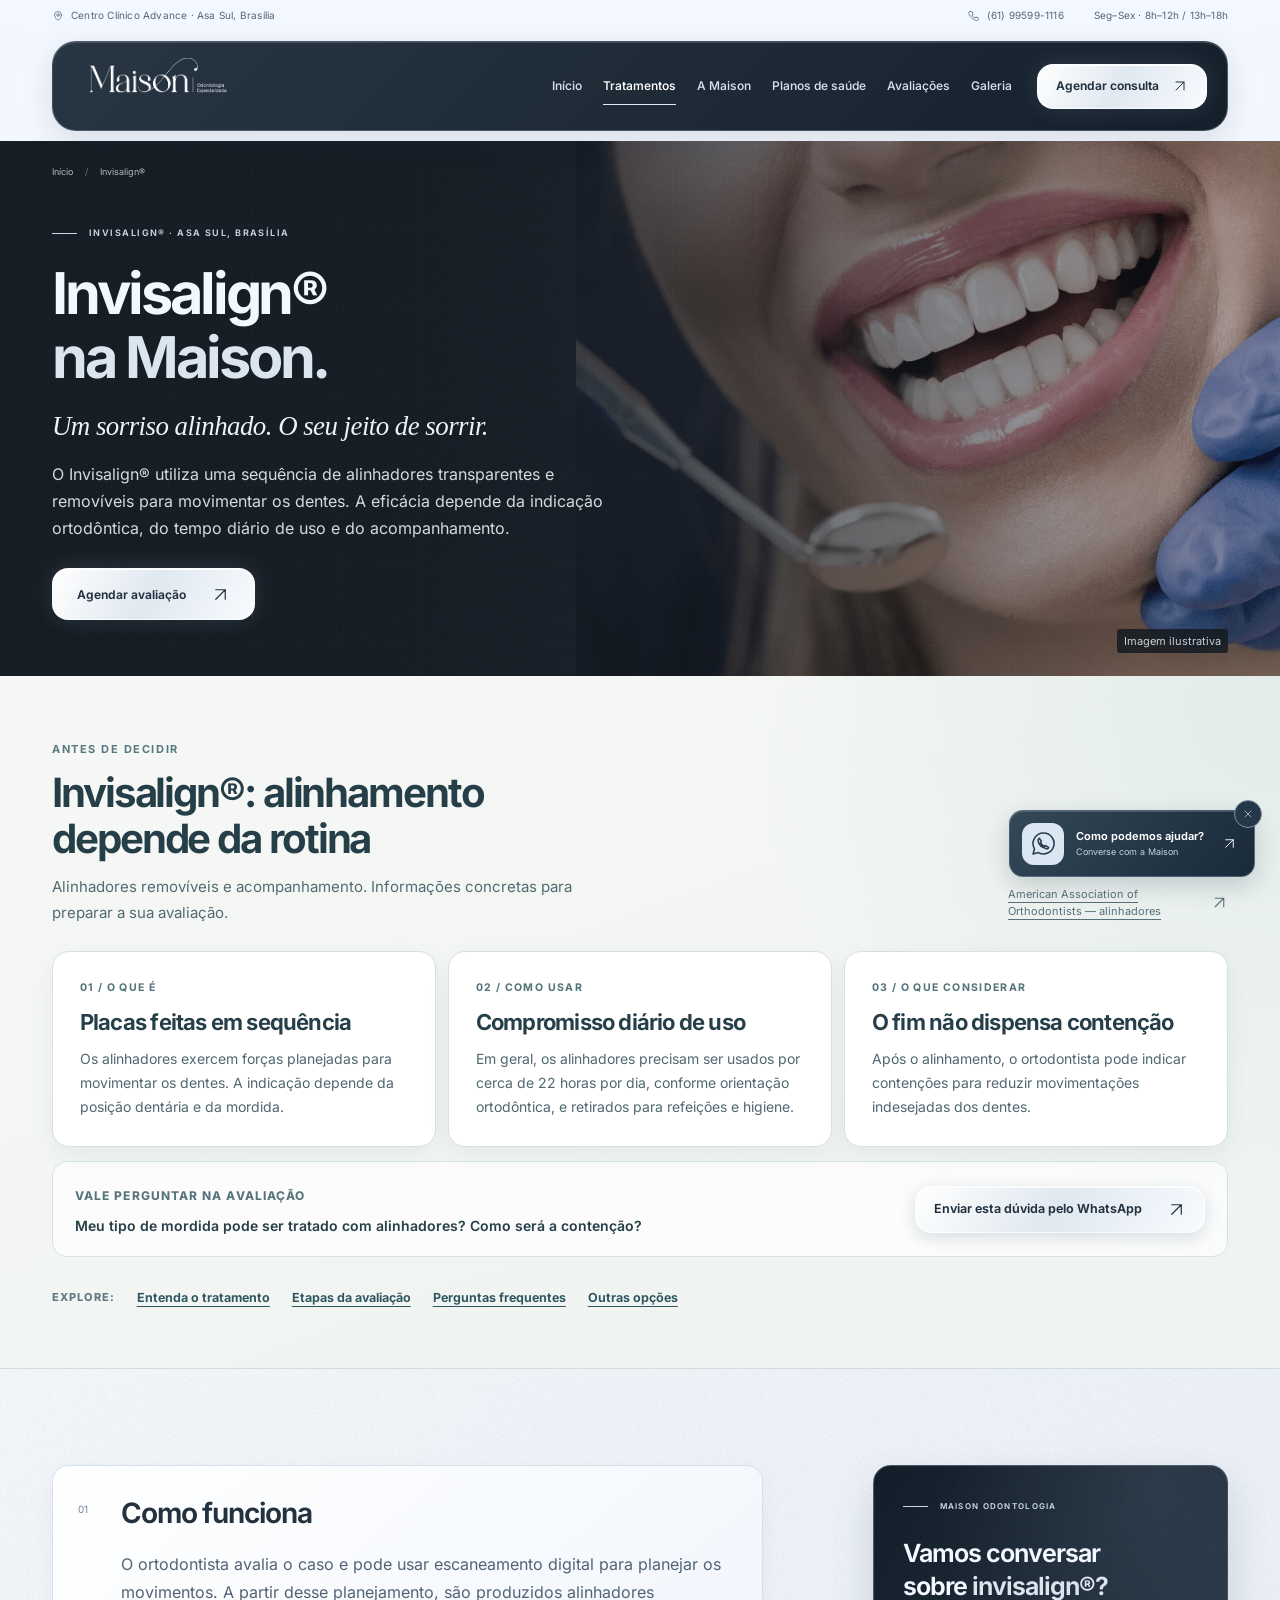
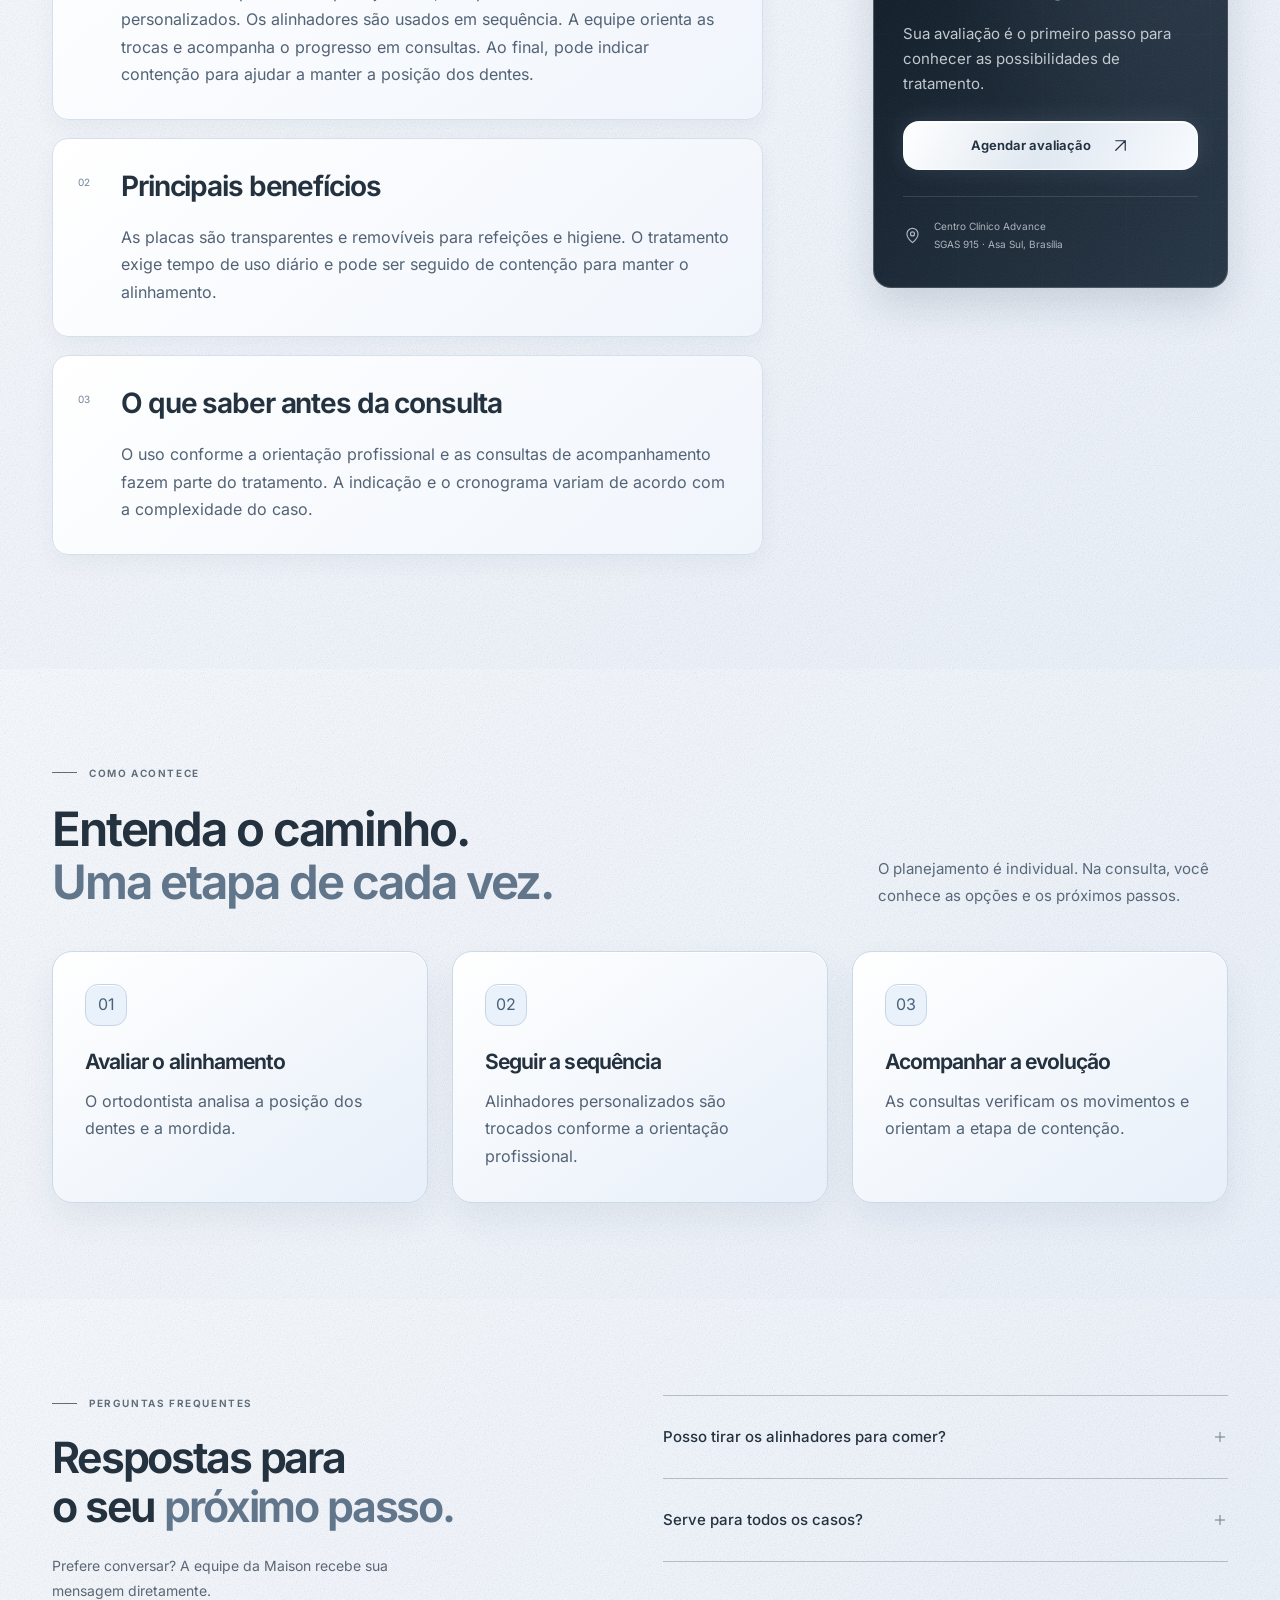
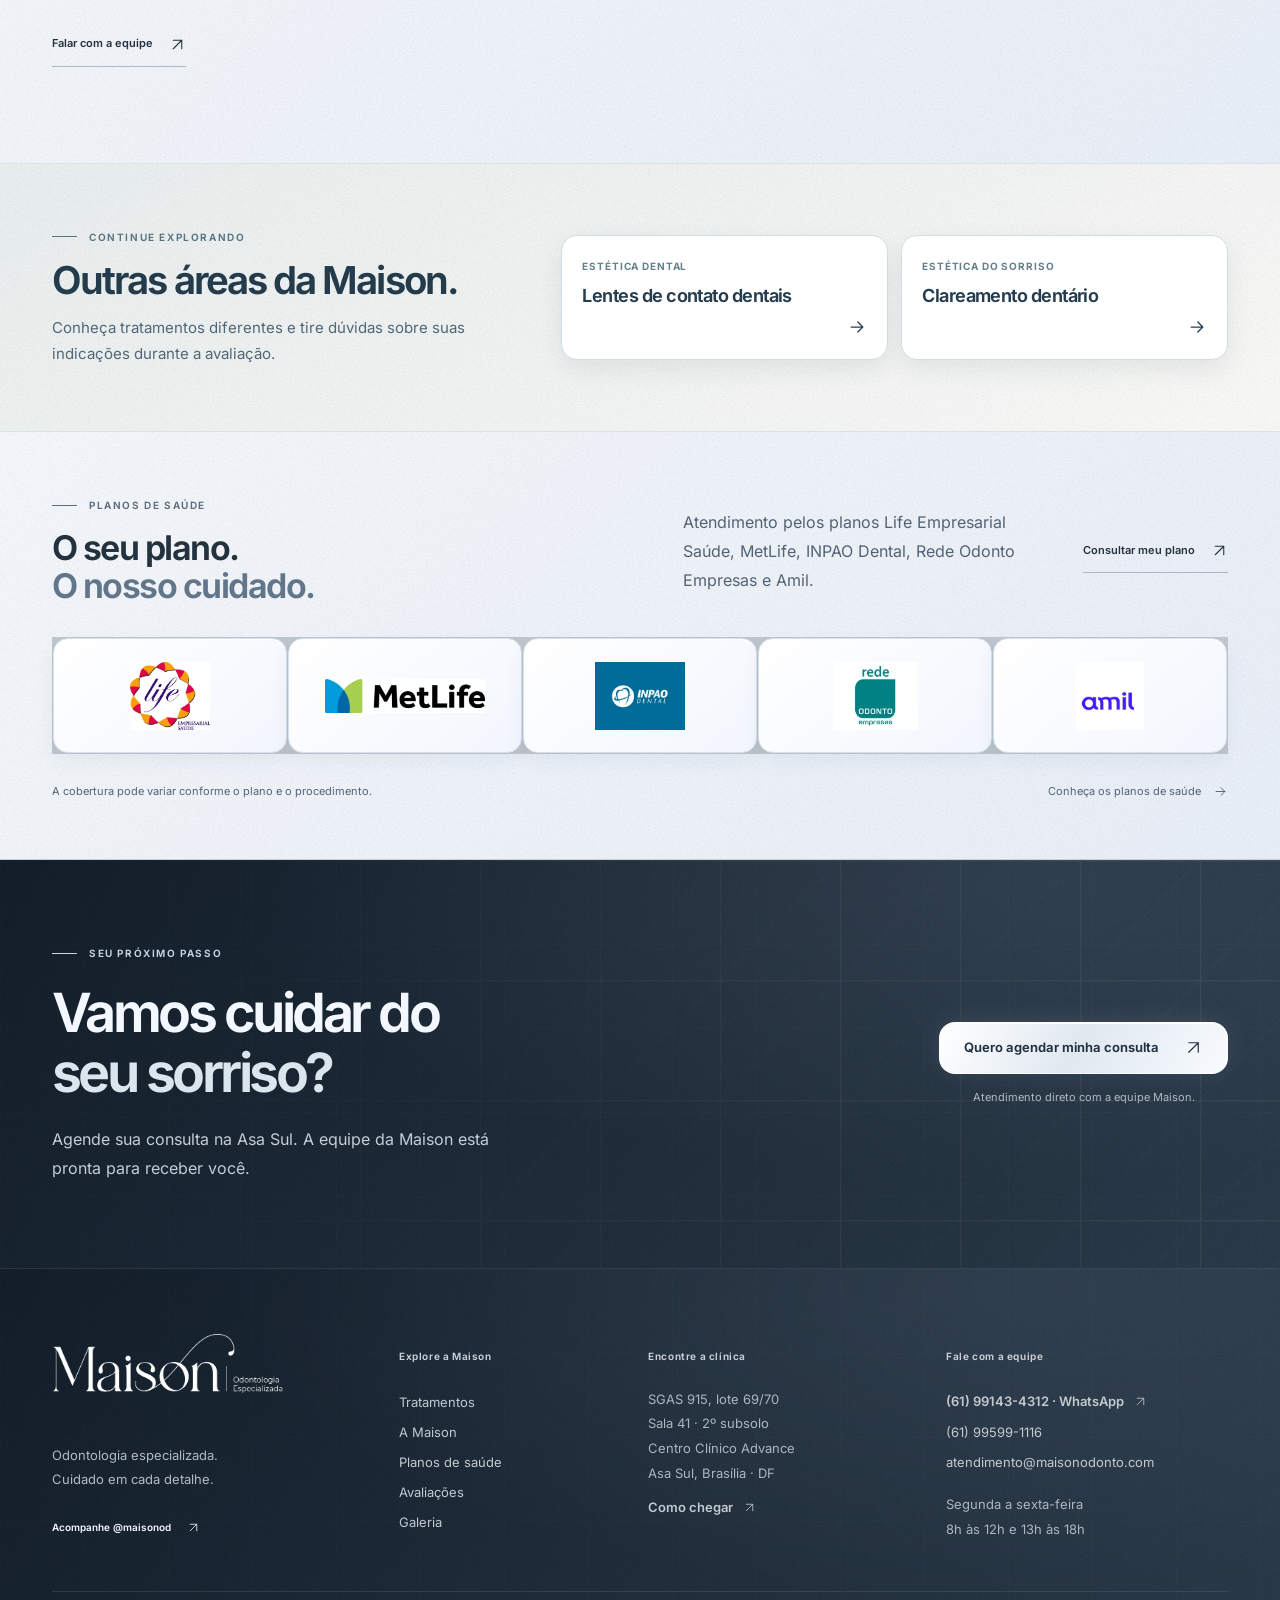
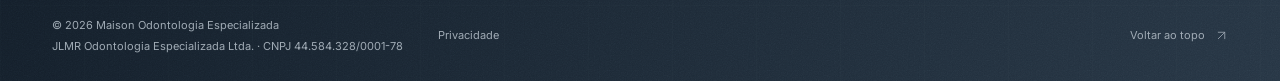
<file: invisalign.html>
<!doctype html><html lang="pt-BR"><head><meta charset="utf-8"><meta name="viewport" content="width=device-width,initial-scale=1,viewport-fit=cover"><meta name="theme-color" content="#172b3b"><title>Invisalign® na Asa Sul, Brasília | Maison</title><meta name="description" content="Invisalign®: entenda alinhadores removíveis, tempo de uso diário, acompanhamento e contenção. Avaliação na Maison, Brasília."><meta name="robots" content="noindex,nofollow"><link rel="canonical" href="https://cornflowerblue-reindeer-259674.hostingersite.com/invisalign.html"><meta property="og:type" content="website"><meta property="og:locale" content="pt_BR"><meta property="og:site_name" content="Maison Odontologia Especializada"><meta property="og:title" content="Invisalign® na Asa Sul, Brasília | Maison"><meta property="og:description" content="Invisalign®: entenda alinhadores removíveis, tempo de uso diário, acompanhamento e contenção. Avaliação na Maison, Brasília."><meta property="og:url" content="https://cornflowerblue-reindeer-259674.hostingersite.com/invisalign.html"><meta property="og:image" content="https://cornflowerblue-reindeer-259674.hostingersite.com/assets/img/og-maison.jpg"><meta name="twitter:card" content="summary_large_image"><link rel="icon" type="image/svg+xml" href="assets/img/favicon.svg"><link rel="preload" href="assets/fonts/inter-variable.woff2" as="font" type="font/woff2" crossorigin><link rel="stylesheet" href="assets/css/maison.css?v=maison-v8"><link rel="stylesheet" href="assets/css/maison-v8.css?v=maison-v8"><link rel="stylesheet" href="assets/css/maison-story-v11.css?v=maison-v11"><link rel="stylesheet" href="assets/css/maison-compact-v12.css?v=maison-v12"><link rel="stylesheet" href="assets/css/maison-v13.css?v=maison-v13"><link rel="stylesheet" href="assets/css/maison-guide-v16.css?v=maison-v16"><script type="application/ld+json">{"@context": "https://schema.org", "@graph": [{"@type": "Dentist", "@id": "https://cornflowerblue-reindeer-259674.hostingersite.com/#maison", "name": "Maison Odontologia Especializada", "legalName": "JLMR Odontologia Especializada Ltda.", "taxID": "44.584.328/0001-78", "url": "https://cornflowerblue-reindeer-259674.hostingersite.com/", "telephone": "+55 61 99599-1116", "email": "atendimento@maisonodonto.com", "image": "https://cornflowerblue-reindeer-259674.hostingersite.com/assets/img/clinica.webp", "address": {"@type": "PostalAddress", "streetAddress": "SGAS 915, lote 69/70, sala 41, 2º subsolo, Centro Clínico Advance", "addressLocality": "Brasília", "addressRegion": "DF", "postalCode": "70390-150", "addressCountry": "BR"}, "openingHoursSpecification": [{"@type": "OpeningHoursSpecification", "dayOfWeek": ["Monday", "Tuesday", "Wednesday", "Thursday", "Friday"], "opens": "08:00", "closes": "12:00"}, {"@type": "OpeningHoursSpecification", "dayOfWeek": ["Monday", "Tuesday", "Wednesday", "Thursday", "Friday"], "opens": "13:00", "closes": "18:00"}], "sameAs": ["https://www.instagram.com/maisonod/"]}, {"@type": "BreadcrumbList", "itemListElement": [{"@type": "ListItem", "position": 1, "name": "Início", "item": "https://cornflowerblue-reindeer-259674.hostingersite.com/"}, {"@type": "ListItem", "position": 2, "name": "Invisalign® na Asa Sul, Brasília", "item": "https://cornflowerblue-reindeer-259674.hostingersite.com/invisalign.html"}]}]}</script></head><body id="topo" class="inner-page story-service-page"><a class="skip-link" href="#conteudo">Pular para o conteúdo</a><div class="topbar"><div class="container"><span><svg class="icon " viewBox="0 0 24 24" fill="none" aria-hidden="true"><path d="M19 10c0 5-7 11-7 11S5 15 5 10a7 7 0 1 1 14 0Z"/><circle cx="12" cy="10" r="2.5"/></svg> Centro Clínico Advance · Asa Sul, Brasília</span><a href="tel:+5561995991116"><svg class="icon " viewBox="0 0 24 24" fill="none" aria-hidden="true"><path d="m5 3 4 1 1 5-2 1c1 3 3 5 6 6l1-2 5 1 1 4c-1 3-6 2-9 0-4-2-7-5-9-9-2-3-3-8 2-7Z"/></svg> (61) 99599-1116</a><span class="topbar-hours">Seg–Sex · 8h–12h / 13h–18h</span></div></div>
<header class="site-header"><div class="scroll-progress" aria-hidden="true"></div><div class="container header-inner"><a href="index.html" class="brand" aria-label="Maison Odontologia — início"><img src="assets/img/logo.webp" width="650" height="255" alt="Maison Odontologia Especializada"></a><nav class="desktop-nav" aria-label="Menu principal"><a href="index.html">Início</a><a href="especialidades.html" aria-current="page">Tratamentos</a><a href="a-maison.html">A Maison</a><a href="convenios.html">Planos de saúde</a><a href="index.html#avaliacoes">Avaliações</a><a href="index.html#galeria">Galeria</a></nav><a class="btn btn-gold header-cta" href="https://wa.me/5561991434312?text=Ol%C3%A1%2C%20Maison%21%20Gostaria%20de%20agendar%20uma%20avalia%C3%A7%C3%A3o%20sobre%20invisalign%C2%AE." target="_blank" rel="noopener noreferrer"><span class="desktop-label">Agendar consulta</span><span class="mobile-label">Agendar</span><svg class="icon " viewBox="0 0 24 24" fill="none" aria-hidden="true"><path d="M6 18 18 6M6 6h12v12"/></svg></a><details class="mobile-menu"><summary aria-label="Abrir ou fechar menu"><span></span><span></span><span></span></summary><div class="mobile-panel"><span class="eyebrow"><i></i>MAISON · ODONTOLOGIA ESPECIALIZADA</span><nav aria-label="Menu do celular"><a href="index.html">Início</a><a href="especialidades.html" aria-current="page">Tratamentos</a><a href="a-maison.html">A Maison</a><a href="convenios.html">Planos de saúde</a><a href="index.html#avaliacoes">Avaliações</a><a href="index.html#galeria">Galeria</a><a href="contato.html">Como chegar e contato</a></nav><a class="btn btn-gold " href="https://wa.me/5561991434312?text=Ol%C3%A1%2C%20Maison%21%20Gostaria%20de%20agendar%20uma%20avalia%C3%A7%C3%A3o%20sobre%20invisalign%C2%AE." target="_blank" rel="noopener noreferrer">Agendar pelo WhatsApp<svg class="icon " viewBox="0 0 24 24" fill="none" aria-hidden="true"><path d="M6 18 18 6M6 6h12v12"/></svg></a><a class="mobile-instagram" href="https://www.instagram.com/maisonod/" target="_blank" rel="noopener noreferrer">Instagram · @maisonod<svg class="icon " viewBox="0 0 24 24" fill="none" aria-hidden="true"><path d="M6 18 18 6M6 6h12v12"/></svg></a><p>SGAS 915 · Centro Clínico Advance<br>Sala 41 · 2º subsolo · Asa Sul</p></div></details></div></header><main id="conteudo" tabindex="-1"><section class="page-hero forest"><div class="page-hero-photo"><img class="" src="assets/img/tratamento-invisalign.webp" alt="Imagem ilustrativa relacionada a invisalign®" width="1024" height="1024" loading="eager" fetchpriority="high" decoding="async"></div><div class="container"><div class="breadcrumb"><a href="index.html">Início</a><span>/</span>Invisalign®</div><div class="page-hero-copy"><span class="eyebrow"><i></i>INVISALIGN® · ASA SUL, BRASÍLIA</span><h1>Invisalign®<br><em>na Maison.</em></h1><p class="page-hero-tagline">Um sorriso alinhado. O seu jeito de sorrir.</p><p>O Invisalign® utiliza uma sequência de alinhadores transparentes e removíveis para movimentar os dentes. A eficácia depende da indicação ortodôntica, do tempo diário de uso e do acompanhamento.</p><a class="btn btn-gold " href="https://wa.me/5561991434312?text=Ol%C3%A1%2C%20Maison%21%20Gostaria%20de%20agendar%20uma%20avalia%C3%A7%C3%A3o%20sobre%20invisalign%C2%AE." target="_blank" rel="noopener noreferrer">Agendar avaliação<svg class="icon " viewBox="0 0 24 24" fill="none" aria-hidden="true"><path d="M6 18 18 6M6 6h12v12"/></svg></a></div><span class="page-photo-label">Imagem ilustrativa</span></div></section><section class="desktop-treatment-guide" id="guia-tratamento" aria-labelledby="treatment-guide-heading"><div class="container"><div class="treatment-guide-intro"><div><span class="treatment-guide-eyebrow">ANTES DE DECIDIR</span><h2 id="treatment-guide-heading">Invisalign®: alinhamento depende da rotina</h2><p>Alinhadores removíveis e acompanhamento. Informações concretas para preparar a sua avaliação.</p></div><a class="treatment-guide-source" href="https://aaoinfo.org/whats-trending/braces-vs-clear-aligners/" target="_blank" rel="noopener noreferrer">American Association of Orthodontists — alinhadores<svg class="icon " viewBox="0 0 24 24" fill="none" aria-hidden="true"><path d="M6 18 18 6M6 6h12v12"/></svg></a></div><div class="treatment-guide-facts"><article class="treatment-guide-fact"><span class="treatment-guide-fact-label">01 / O QUE É</span><h3>Placas feitas em sequência</h3><p>Os alinhadores exercem forças planejadas para movimentar os dentes. A indicação depende da posição dentária e da mordida.</p></article><article class="treatment-guide-fact"><span class="treatment-guide-fact-label">02 / COMO USAR</span><h3>Compromisso diário de uso</h3><p>Em geral, os alinhadores precisam ser usados por cerca de 22 horas por dia, conforme orientação ortodôntica, e retirados para refeições e higiene.</p></article><article class="treatment-guide-fact"><span class="treatment-guide-fact-label">03 / O QUE CONSIDERAR</span><h3>O fim não dispensa contenção</h3><p>Após o alinhamento, o ortodontista pode indicar contenções para reduzir movimentações indesejadas dos dentes.</p></article></div><div class="treatment-guide-bottom"><div class="treatment-guide-question"><strong>VALE PERGUNTAR NA AVALIAÇÃO</strong><p>Meu tipo de mordida pode ser tratado com alinhadores? Como será a contenção?</p></div><div class="treatment-guide-actions"><a class="btn btn-gold " href="https://wa.me/5561991434312?text=Ol%C3%A1%2C%20Maison%21%20Tenho%20uma%20d%C3%BAvida%20sobre%20invisalign%C2%AE%3A%20Meu%20tipo%20de%20mordida%20pode%20ser%20tratado%20com%20alinhadores%3F%20Como%20ser%C3%A1%20a%20conten%C3%A7%C3%A3o%3F" target="_blank" rel="noopener noreferrer">Enviar esta dúvida pelo WhatsApp<svg class="icon " viewBox="0 0 24 24" fill="none" aria-hidden="true"><path d="M6 18 18 6M6 6h12v12"/></svg></a></div></div><nav class="treatment-guide-links" aria-label="Ir diretamente à informação"><span>EXPLORE:</span><a href="#informacoes-completas">Entenda o tratamento</a><a href="#etapas-tratamento">Etapas da avaliação</a><a href="#duvidas-tratamento">Perguntas frequentes</a><a href="#opcoes-relacionadas">Outras opções</a></nav></div></section><section class="mobile-treatment-story" data-treatment-story aria-label="Entenda o atendimento em Invisalign®"><div class="story-container"><section class="story-narrative" id="historia-tratamento" aria-labelledby="story-narrative-title"><span class="story-eyebrow">COMO FUNCIONA</span><h2 class="story-title" id="story-narrative-title">Em três etapas.</h2><p class="story-lead">Cada atendimento é individual. A indicação depende de avaliação clínica.</p><ol class="story-chapters"><li class="story-chapter" data-story-chapter><div class="story-chapter-top"><span class="story-chapter-number">01 / 03</span><span class="story-chapter-art" aria-hidden="true"></span></div><h3>Avaliar o alinhamento</h3><p>O ortodontista analisa a posição dos dentes e a mordida.</p></li><li class="story-chapter" data-story-chapter><div class="story-chapter-top"><span class="story-chapter-number">02 / 03</span><span class="story-chapter-art" aria-hidden="true"></span></div><h3>Seguir a sequência</h3><p>Alinhadores personalizados são trocados conforme a orientação profissional.</p></li><li class="story-chapter" data-story-chapter><div class="story-chapter-top"><span class="story-chapter-number">03 / 03</span><span class="story-chapter-art" aria-hidden="true"></span></div><h3>Acompanhar a evolução</h3><p>As consultas verificam os movimentos e orientam a etapa de contenção.</p></li></ol></section><section class="story-quickfaq" aria-labelledby="quickfaq-title"><span class="story-eyebrow">RESPOSTAS RÁPIDAS</span><h2 id="quickfaq-title">Dúvidas comuns.</h2><details><summary>Posso tirar os alinhadores para comer?<svg class="icon " viewBox="0 0 24 24" fill="none" aria-hidden="true"><path d="M12 5v14M5 12h14"/></svg></summary><p>Sim. Eles são removíveis durante as refeições e a higiene. Siga o tempo de uso orientado pelo ortodontista.</p></details><details><summary>Serve para todos os casos?<svg class="icon " viewBox="0 0 24 24" fill="none" aria-hidden="true"><path d="M12 5v14M5 12h14"/></svg></summary><p>A escolha depende do tipo e da complexidade da correção. A avaliação define a abordagem adequada.</p></details></section><div class="story-ending"><span class="story-eyebrow">SEU PRÓXIMO PASSO</span><h2>Vamos conversar?</h2><p>Tire suas dúvidas sobre invisalign® com a equipe da Maison.</p><a class="btn btn-gold " href="https://wa.me/5561991434312?text=Ol%C3%A1%2C%20Maison%21%20Gostaria%20de%20agendar%20uma%20avalia%C3%A7%C3%A3o%20sobre%20invisalign%C2%AE." target="_blank" rel="noopener noreferrer">Falar pelo WhatsApp<svg class="icon " viewBox="0 0 24 24" fill="none" aria-hidden="true"><path d="M6 18 18 6M6 6h12v12"/></svg></a></div><div class="story-extra"><button class="story-more" type="button" data-story-expand aria-expanded="false" aria-controls="informacoes-completas">Ver detalhes completos</button><a class="story-back" href="especialidades.html" data-return-to-quiz>Outros tratamentos <svg class="icon " viewBox="0 0 24 24" fill="none" aria-hidden="true"><path d="M5 12h14m-6-6 6 6-6 6"/></svg></a></div></div></section><section class="section service-details paper" id="informacoes-completas"><div class="container service-detail-grid"><div class="service-detail-content"><article data-reveal><span class="section-index">01</span><h2>Como funciona</h2><p>O ortodontista avalia o caso e pode usar escaneamento digital para planejar os movimentos. A partir desse planejamento, são produzidos alinhadores personalizados. Os alinhadores são usados em sequência. A equipe orienta as trocas e acompanha o progresso em consultas. Ao final, pode indicar contenção para ajudar a manter a posição dos dentes.</p></article><article data-reveal><span class="section-index">02</span><h2>Principais benefícios</h2><p>As placas são transparentes e removíveis para refeições e higiene. O tratamento exige tempo de uso diário e pode ser seguido de contenção para manter o alinhamento.</p></article><article data-reveal><span class="section-index">03</span><h2>O que saber antes da consulta</h2><p>O uso conforme a orientação profissional e as consultas de acompanhamento fazem parte do tratamento. A indicação e o cronograma variam de acordo com a complexidade do caso.</p></article></div><aside class="service-aside forest"><span class="eyebrow"><i></i>MAISON ODONTOLOGIA</span><h3>Vamos conversar<br>sobre <em>invisalign®?</em></h3><p>Sua avaliação é o primeiro passo para conhecer as possibilidades de tratamento.</p><a class="btn btn-gold " href="https://wa.me/5561991434312?text=Ol%C3%A1%2C%20Maison%21%20Gostaria%20de%20agendar%20uma%20avalia%C3%A7%C3%A3o%20sobre%20invisalign%C2%AE." target="_blank" rel="noopener noreferrer">Agendar avaliação<svg class="icon " viewBox="0 0 24 24" fill="none" aria-hidden="true"><path d="M6 18 18 6M6 6h12v12"/></svg></a><div class="service-aside-address"><svg class="icon " viewBox="0 0 24 24" fill="none" aria-hidden="true"><path d="M19 10c0 5-7 11-7 11S5 15 5 10a7 7 0 1 1 14 0Z"/><circle cx="12" cy="10" r="2.5"/></svg><span>Centro Clínico Advance<br>SGAS 915 · Asa Sul, Brasília</span></div></aside></div></section><section class="section treatment-journey paper" id="etapas-tratamento"><div class="container"><div class="section-heading"><div><span class="eyebrow"><i></i>COMO ACONTECE</span><h2>Entenda o caminho.<br><em>Uma etapa de cada vez.</em></h2></div><p>O planejamento é individual. Na consulta, você conhece as opções e os próximos passos.</p></div><ol class="journey-grid"><li><span>01</span><h3>Avaliar o alinhamento</h3><p>O ortodontista analisa a posição dos dentes e a mordida.</p></li><li><span>02</span><h3>Seguir a sequência</h3><p>Alinhadores personalizados são trocados conforme a orientação profissional.</p></li><li><span>03</span><h3>Acompanhar a evolução</h3><p>As consultas verificam os movimentos e orientam a etapa de contenção.</p></li></ol></div></section><section class="section faq-section paper" id="duvidas-tratamento"><div class="container faq-grid"><div><span class="eyebrow"><i></i>PERGUNTAS FREQUENTES</span><h2>Respostas para<br>o seu <em>próximo passo.</em></h2><p>Prefere conversar? A equipe da Maison recebe sua mensagem diretamente.</p><a class="text-link" href="https://wa.me/5561991434312?text=Ol%C3%A1%2C%20Maison%21%20Gostaria%20de%20tirar%20uma%20d%C3%BAvida%20antes%20de%20agendar." target="_blank" rel="noopener noreferrer">Falar com a equipe<svg class="icon " viewBox="0 0 24 24" fill="none" aria-hidden="true"><path d="M6 18 18 6M6 6h12v12"/></svg></a></div><div class="faq-list"><details><summary>Posso tirar os alinhadores para comer?<svg class="icon " viewBox="0 0 24 24" fill="none" aria-hidden="true"><path d="M12 5v14M5 12h14"/></svg></summary><p>Sim. Eles são removíveis durante as refeições e a higiene. Siga o tempo de uso orientado pelo ortodontista.</p></details><details><summary>Serve para todos os casos?<svg class="icon " viewBox="0 0 24 24" fill="none" aria-hidden="true"><path d="M12 5v14M5 12h14"/></svg></summary><p>A escolha depende do tipo e da complexidade da correção. A avaliação define a abordagem adequada.</p></details></div></div></section><section class="related-treatments paper" id="opcoes-relacionadas" aria-labelledby="related-heading"><div class="container"><div class="related-heading"><span class="eyebrow"><i></i>CONTINUE EXPLORANDO</span><h2 id="related-heading">Outras áreas da Maison.</h2><p>Conheça tratamentos diferentes e tire dúvidas sobre suas indicações durante a avaliação.</p></div><div class="related-links"><a href="lentes-de-contato-dental.html"><span>Estética dental</span><strong>Lentes de contato dentais</strong><svg class="icon " viewBox="0 0 24 24" fill="none" aria-hidden="true"><path d="M5 12h14m-6-6 6 6-6 6"/></svg></a><a href="clareamento-dental.html"><span>Estética do sorriso</span><strong>Clareamento dentário</strong><svg class="icon " viewBox="0 0 24 24" fill="none" aria-hidden="true"><path d="M5 12h14m-6-6 6 6-6 6"/></svg></a></div></div></section><section class="plans-section paper" id="planos"><div class="container"><div class="plans-heading"><div><span class="eyebrow"><i></i>PLANOS DE SAÚDE</span><h2>O seu plano.<br><em>O nosso cuidado.</em></h2></div><div><p>Atendimento pelos planos Life Empresarial Saúde, MetLife, INPAO Dental, Rede Odonto Empresas e Amil.</p><a class="text-link" href="https://wa.me/5561991434312?text=Ol%C3%A1%2C%20Maison%21%20Gostaria%20de%20consultar%20o%20atendimento%20pelo%20meu%20plano%20de%20sa%C3%BAde." target="_blank" rel="noopener noreferrer">Consultar meu plano<svg class="icon " viewBox="0 0 24 24" fill="none" aria-hidden="true"><path d="M6 18 18 6M6 6h12v12"/></svg></a></div></div><div class="plan-grid" aria-label="Planos de saúde atendidos"><div class="plan-logo" data-reveal><img src="assets/img/plan-life.webp" alt="Life Empresarial Saúde" width="240" height="200" loading="lazy" decoding="async"></div><div class="plan-logo" data-reveal><img src="assets/img/plan-metlife.webp" alt="MetLife" width="300" height="64" loading="lazy" decoding="async"></div><div class="plan-logo" data-reveal><img src="assets/img/plan-inpao.webp" alt="INPAO Dental" width="240" height="200" loading="lazy" decoding="async"></div><div class="plan-logo" data-reveal><img src="assets/img/plan-odontoempresas.webp" alt="Rede Odonto Empresas" width="240" height="200" loading="lazy" decoding="async"></div><div class="plan-logo" data-reveal><img src="assets/img/plan-amil.webp" alt="Amil" width="240" height="200" loading="lazy" decoding="async"></div></div><div class="plans-bottom"><span>A cobertura pode variar conforme o plano e o procedimento.</span><a href="convenios.html">Conheça os planos de saúde <svg class="icon " viewBox="0 0 24 24" fill="none" aria-hidden="true"><path d="M5 12h14m-6-6 6 6-6 6"/></svg></a></div></div></section><section class="final-cta forest"><div class="container"><div data-reveal><span class="eyebrow"><i></i>SEU PRÓXIMO PASSO</span><h2>Vamos cuidar do<br><em>seu sorriso?</em></h2><p>Agende sua consulta na Asa Sul. A equipe da Maison está pronta para receber você.</p></div><div data-reveal><a class="btn btn-gold " href="https://wa.me/5561991434312?text=Ol%C3%A1%2C%20Maison%21%20Gostaria%20de%20agendar%20uma%20consulta." target="_blank" rel="noopener noreferrer">Quero agendar minha consulta<svg class="icon " viewBox="0 0 24 24" fill="none" aria-hidden="true"><path d="M6 18 18 6M6 6h12v12"/></svg></a><span class="cta-sub">Atendimento direto com a equipe Maison.</span></div></div></section></main><footer class="footer forest"><div class="container"><div class="footer-top"><div class="footer-brand"><a href="index.html"><img src="assets/img/logo.webp" width="650" height="255" alt="Maison Odontologia Especializada" loading="lazy"></a><p>Odontologia especializada.<br>Cuidado em cada detalhe.</p><a class="text-link" href="https://www.instagram.com/maisonod/" target="_blank" rel="noopener noreferrer">Acompanhe @maisonod<svg class="icon " viewBox="0 0 24 24" fill="none" aria-hidden="true"><path d="M6 18 18 6M6 6h12v12"/></svg></a></div><div><h2>Explore a Maison</h2><a href="especialidades.html">Tratamentos</a><a href="a-maison.html">A Maison</a><a href="convenios.html">Planos de saúde</a><a href="index.html#avaliacoes">Avaliações</a><a href="index.html#galeria">Galeria</a></div><div><h2>Encontre a clínica</h2><p>SGAS 915, lote 69/70<br>Sala 41 · 2º subsolo<br>Centro Clínico Advance<br>Asa Sul, Brasília · DF</p><a class="text-link" href="https://www.google.com/maps/dir/?api=1&amp;destination=Maison%20Odontologia%20Especializada%2C%20SGAS%20915%2C%20Centro%20Cl%C3%ADnico%20Advance%2C%20Asa%20Sul%2C%20Bras%C3%ADlia%20-%20DF" target="_blank" rel="noopener noreferrer">Como chegar<svg class="icon " viewBox="0 0 24 24" fill="none" aria-hidden="true"><path d="M6 18 18 6M6 6h12v12"/></svg></a></div><div><h2>Fale com a equipe</h2><a class="text-link" href="https://wa.me/5561991434312?text=Ol%C3%A1%2C%20Maison%21%20Gostaria%20de%20agendar%20uma%20consulta." target="_blank" rel="noopener noreferrer">(61) 99143-4312 · WhatsApp<svg class="icon " viewBox="0 0 24 24" fill="none" aria-hidden="true"><path d="M6 18 18 6M6 6h12v12"/></svg></a><a href="tel:+5561995991116">(61) 99599-1116</a><a href="mailto:atendimento@maisonodonto.com">atendimento@maisonodonto.com</a><p>Segunda a sexta-feira<br>8h às 12h e 13h às 18h</p></div></div><div class="footer-bottom"><span>© 2026 Maison Odontologia Especializada<br><small>JLMR Odontologia Especializada Ltda. · CNPJ 44.584.328/0001-78</small></span><a href="privacidade.html">Privacidade</a><a href="#topo">Voltar ao topo <svg class="icon " viewBox="0 0 24 24" fill="none" aria-hidden="true"><path d="M6 18 18 6M6 6h12v12"/></svg></a></div></div></footer>
<div class="contact-float"><button class="contact-dismiss" type="button" aria-label="Fechar mensagem de atendimento"><svg class="icon " viewBox="0 0 24 24" fill="none" aria-hidden="true"><path d="m6 6 12 12M18 6 6 18"/></svg></button><a href="https://wa.me/5561991434312?text=Ol%C3%A1%2C%20Maison%21%20Gostaria%20de%20agendar%20uma%20avalia%C3%A7%C3%A3o%20sobre%20invisalign%C2%AE." target="_blank" rel="noopener noreferrer"><span class="wa-round"><svg class="icon " viewBox="0 0 24 24" fill="none" aria-hidden="true"><path d="M12 2a10 10 0 0 0-8.7 15L2 22l5.2-1.3A10 10 0 1 0 12 2Z"/><path d="m8 7 2 3-1 1c1 2 2 3 4 4l1-1 3 2c-1 2-3 1-5 0-4-2-6-6-5-8l1-1Z"/></svg></span><span>Como podemos ajudar?<small>Converse com a Maison</small></span><svg class="icon " viewBox="0 0 24 24" fill="none" aria-hidden="true"><path d="M6 18 18 6M6 6h12v12"/></svg></a></div><div class="mobile-contact"><a href="https://wa.me/5561991434312?text=Ol%C3%A1%2C%20Maison%21%20Gostaria%20de%20agendar%20uma%20avalia%C3%A7%C3%A3o%20sobre%20invisalign%C2%AE." target="_blank" rel="noopener noreferrer"><svg class="icon " viewBox="0 0 24 24" fill="none" aria-hidden="true"><path d="M12 2a10 10 0 0 0-8.7 15L2 22l5.2-1.3A10 10 0 1 0 12 2Z"/><path d="m8 7 2 3-1 1c1 2 2 3 4 4l1-1 3 2c-1 2-3 1-5 0-4-2-6-6-5-8l1-1Z"/></svg><span>Agendar pelo WhatsApp<small>Fale diretamente com a Maison</small></span><svg class="icon " viewBox="0 0 24 24" fill="none" aria-hidden="true"><path d="M6 18 18 6M6 6h12v12"/></svg></a></div><script src="assets/js/maison.js?v=maison-v8"></script><script src="assets/js/maison-story-v11.js?v=maison-v11" defer></script><script src="assets/js/maison-compare-v13.js?v=maison-v13" defer></script></body></html>
</file>
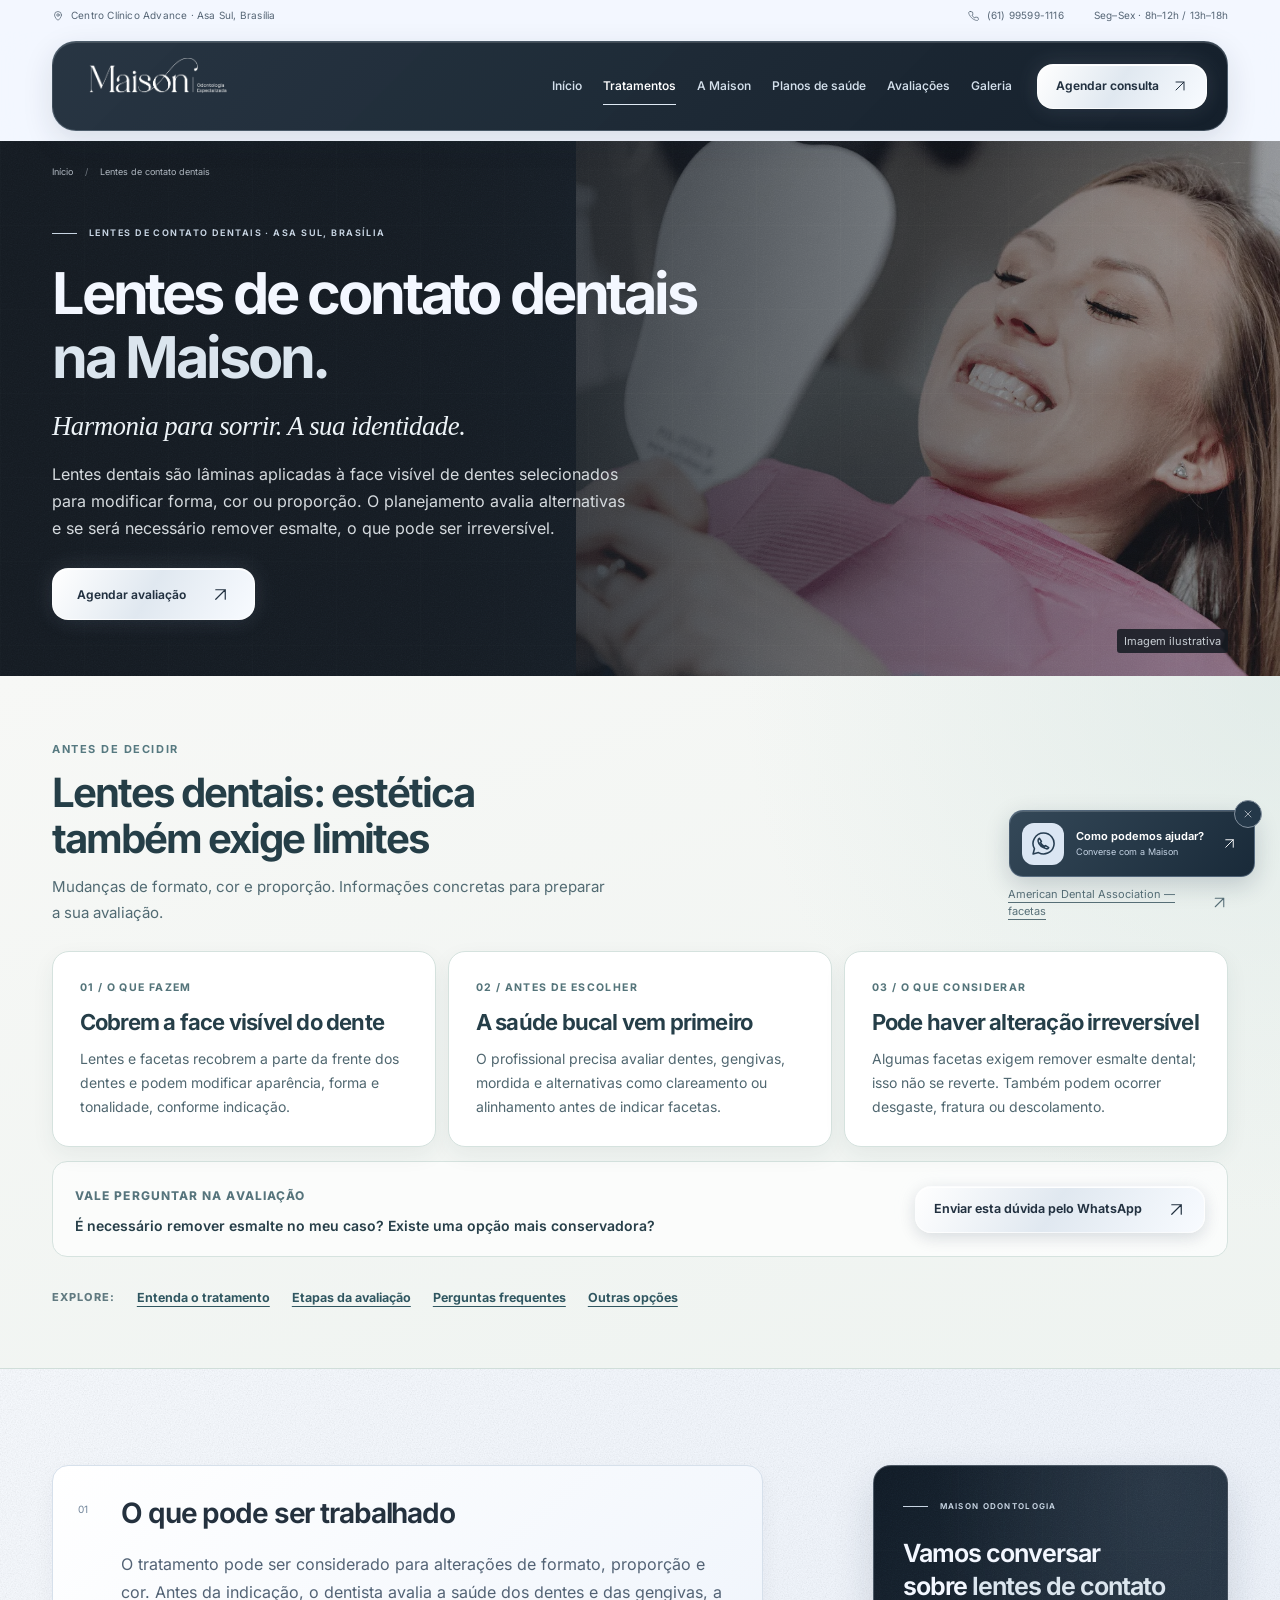
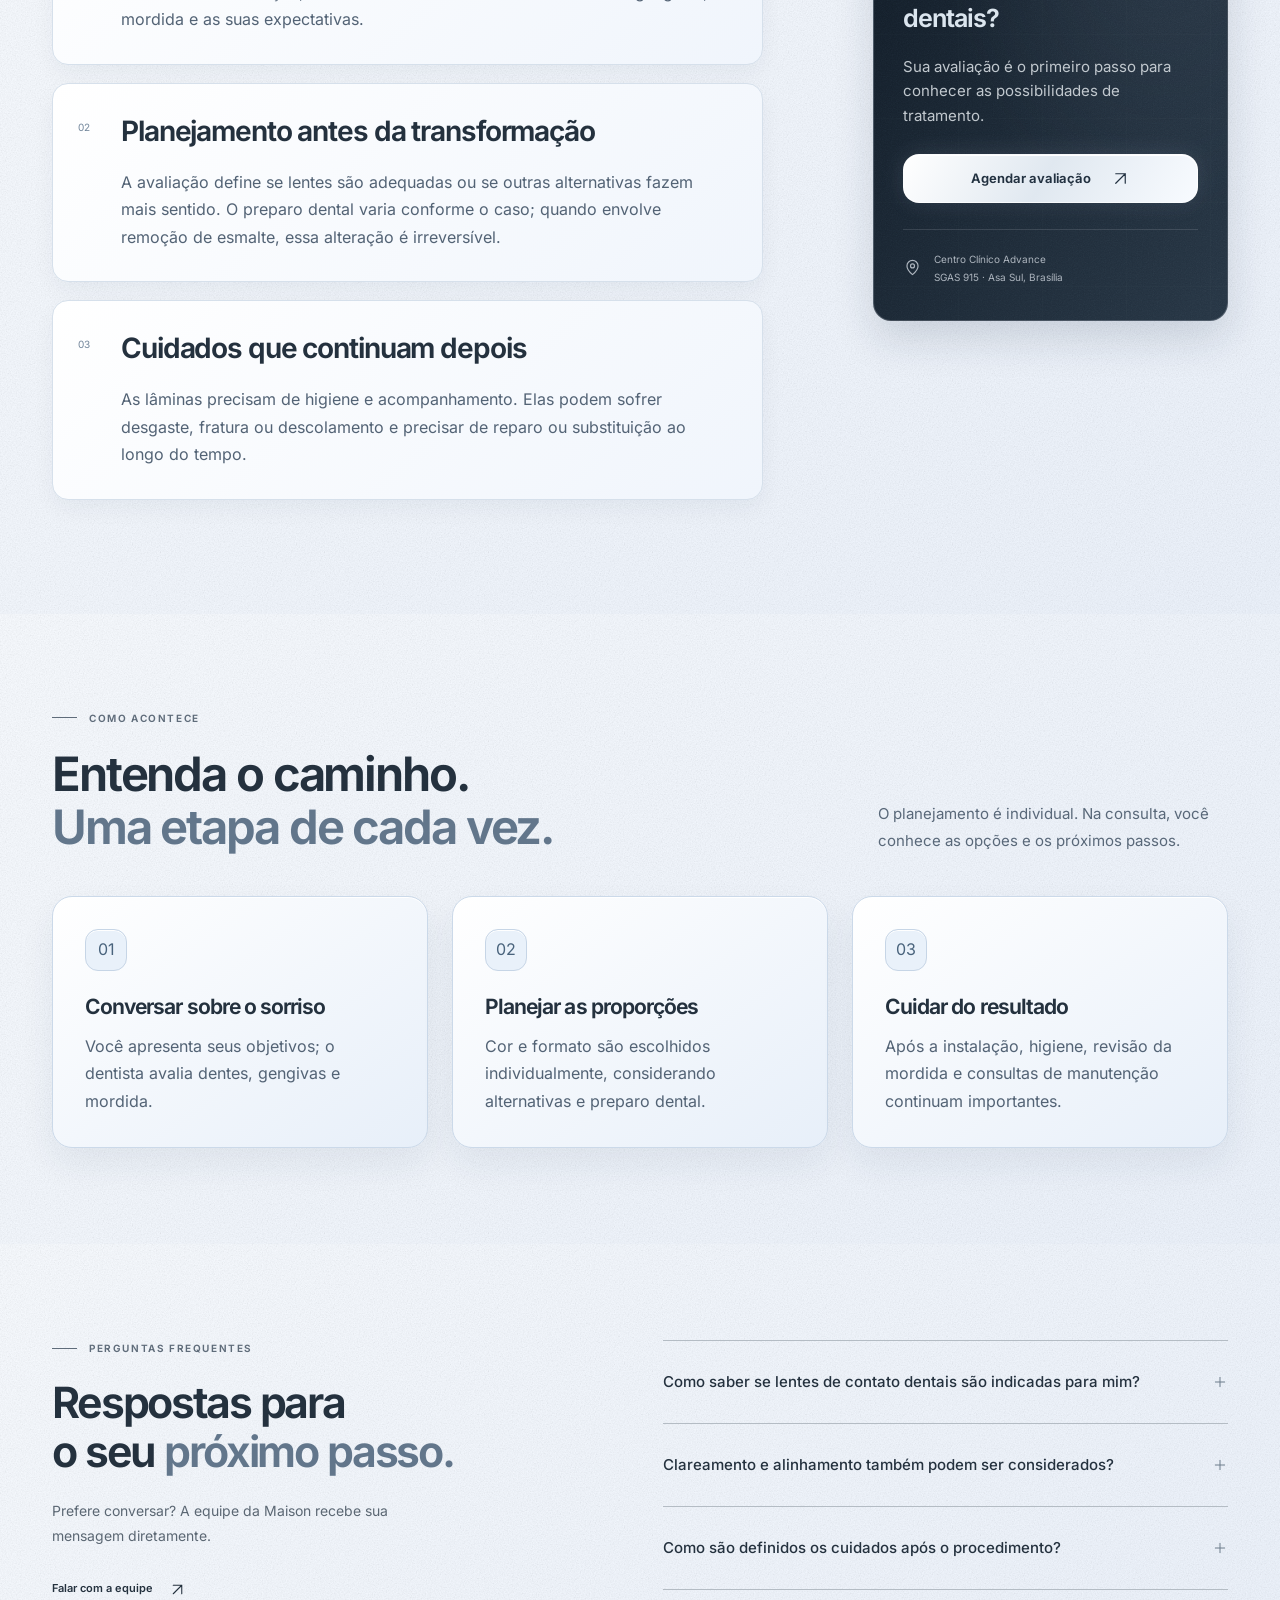
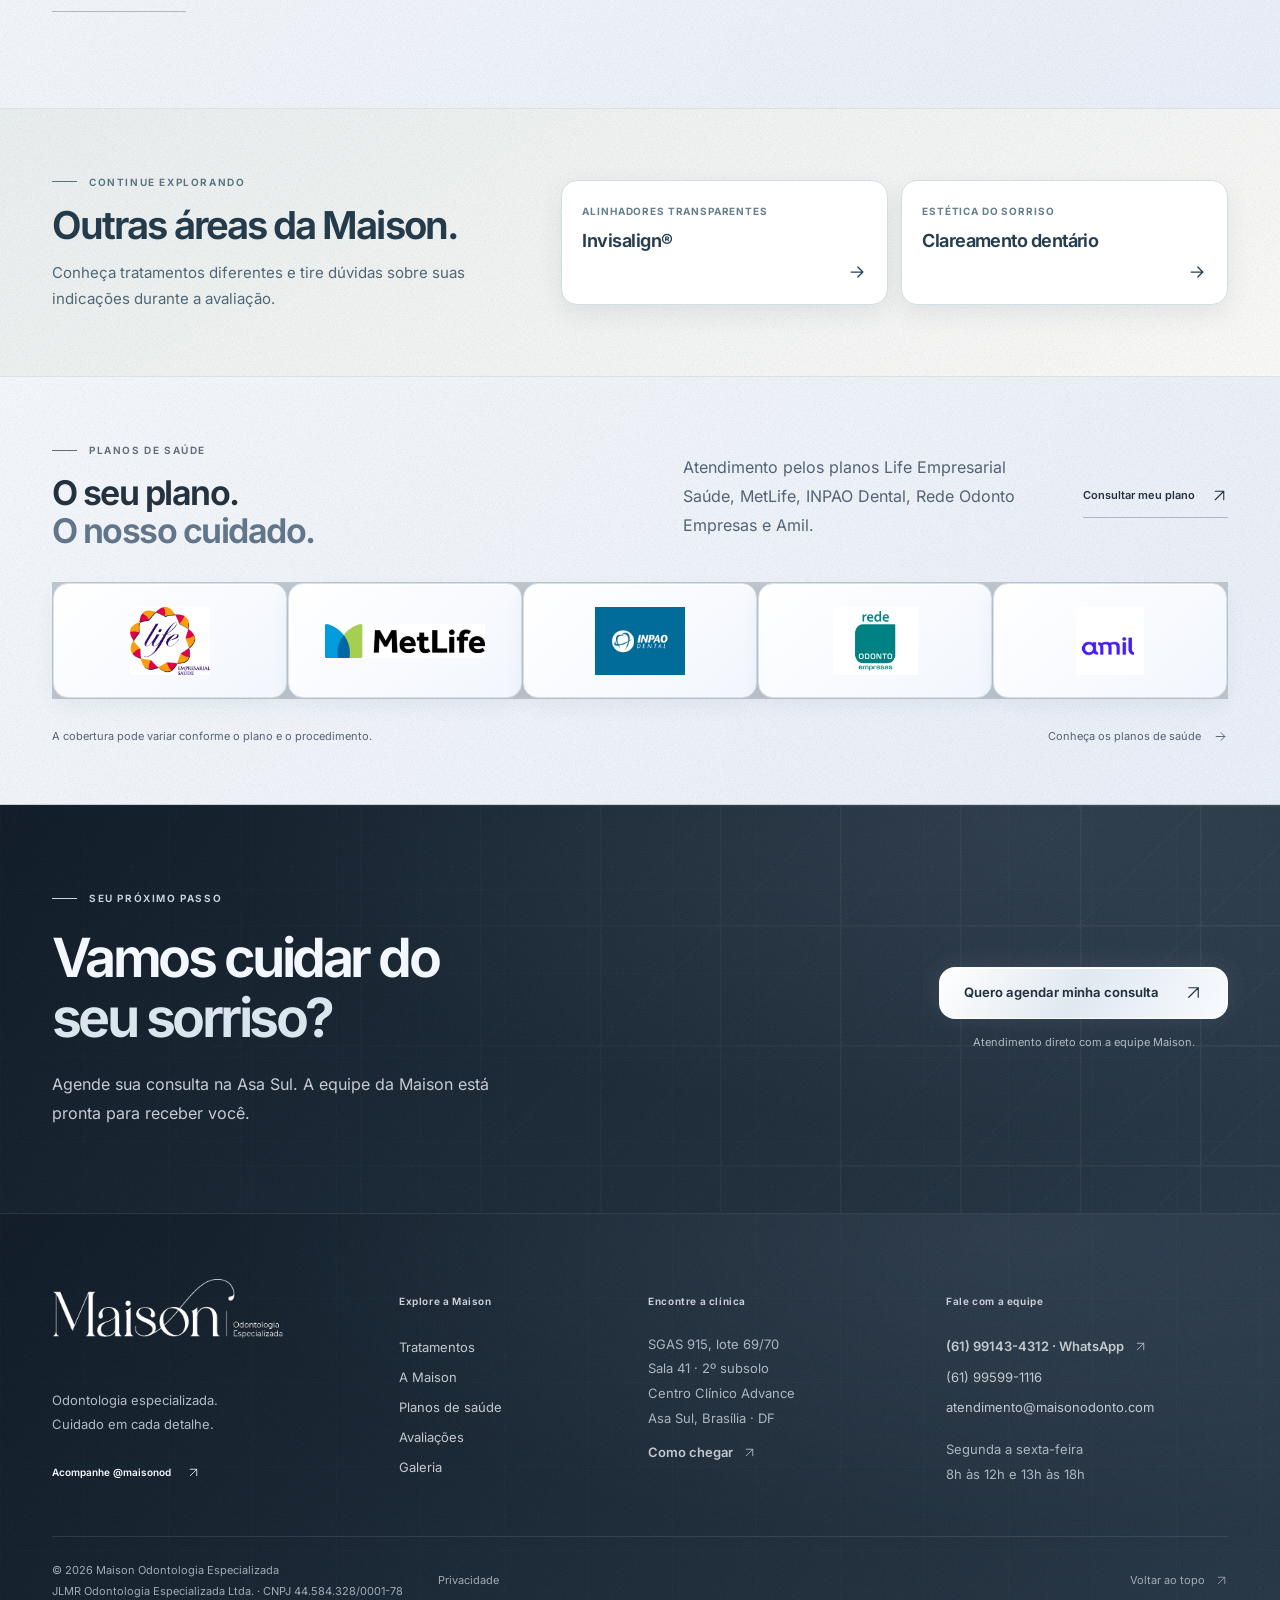
<file: lentes-de-contato-dental.html>
<!doctype html><html lang="pt-BR"><head><meta charset="utf-8"><meta name="viewport" content="width=device-width,initial-scale=1,viewport-fit=cover"><meta name="theme-color" content="#172b3b"><title>Lentes de contato dentais na Asa Sul, Brasília | Maison</title><meta name="description" content="Lentes de contato dentais: saiba o que podem modificar, quando há desgaste de esmalte e quais alternativas avaliar na Maison."><meta name="robots" content="noindex,nofollow"><link rel="canonical" href="https://cornflowerblue-reindeer-259674.hostingersite.com/lentes-de-contato-dental.html"><meta property="og:type" content="website"><meta property="og:locale" content="pt_BR"><meta property="og:site_name" content="Maison Odontologia Especializada"><meta property="og:title" content="Lentes de contato dentais na Asa Sul, Brasília | Maison"><meta property="og:description" content="Lentes de contato dentais: saiba o que podem modificar, quando há desgaste de esmalte e quais alternativas avaliar na Maison."><meta property="og:url" content="https://cornflowerblue-reindeer-259674.hostingersite.com/lentes-de-contato-dental.html"><meta property="og:image" content="https://cornflowerblue-reindeer-259674.hostingersite.com/assets/img/og-maison.jpg"><meta name="twitter:card" content="summary_large_image"><link rel="icon" type="image/svg+xml" href="assets/img/favicon.svg"><link rel="preload" href="assets/fonts/inter-variable.woff2" as="font" type="font/woff2" crossorigin><link rel="stylesheet" href="assets/css/maison.css?v=maison-v8"><link rel="stylesheet" href="assets/css/maison-v8.css?v=maison-v8"><link rel="stylesheet" href="assets/css/maison-story-v11.css?v=maison-v11"><link rel="stylesheet" href="assets/css/maison-compact-v12.css?v=maison-v12"><link rel="stylesheet" href="assets/css/maison-v13.css?v=maison-v13"><link rel="stylesheet" href="assets/css/maison-guide-v16.css?v=maison-v16"><script type="application/ld+json">{"@context": "https://schema.org", "@graph": [{"@type": "Dentist", "@id": "https://cornflowerblue-reindeer-259674.hostingersite.com/#maison", "name": "Maison Odontologia Especializada", "legalName": "JLMR Odontologia Especializada Ltda.", "taxID": "44.584.328/0001-78", "url": "https://cornflowerblue-reindeer-259674.hostingersite.com/", "telephone": "+55 61 99599-1116", "email": "atendimento@maisonodonto.com", "image": "https://cornflowerblue-reindeer-259674.hostingersite.com/assets/img/clinica.webp", "address": {"@type": "PostalAddress", "streetAddress": "SGAS 915, lote 69/70, sala 41, 2º subsolo, Centro Clínico Advance", "addressLocality": "Brasília", "addressRegion": "DF", "postalCode": "70390-150", "addressCountry": "BR"}, "openingHoursSpecification": [{"@type": "OpeningHoursSpecification", "dayOfWeek": ["Monday", "Tuesday", "Wednesday", "Thursday", "Friday"], "opens": "08:00", "closes": "12:00"}, {"@type": "OpeningHoursSpecification", "dayOfWeek": ["Monday", "Tuesday", "Wednesday", "Thursday", "Friday"], "opens": "13:00", "closes": "18:00"}], "sameAs": ["https://www.instagram.com/maisonod/"]}, {"@type": "BreadcrumbList", "itemListElement": [{"@type": "ListItem", "position": 1, "name": "Início", "item": "https://cornflowerblue-reindeer-259674.hostingersite.com/"}, {"@type": "ListItem", "position": 2, "name": "Lentes de contato dentais na Asa Sul, Brasília", "item": "https://cornflowerblue-reindeer-259674.hostingersite.com/lentes-de-contato-dental.html"}]}]}</script></head><body id="topo" class="inner-page story-service-page"><a class="skip-link" href="#conteudo">Pular para o conteúdo</a><div class="topbar"><div class="container"><span><svg class="icon " viewBox="0 0 24 24" fill="none" aria-hidden="true"><path d="M19 10c0 5-7 11-7 11S5 15 5 10a7 7 0 1 1 14 0Z"/><circle cx="12" cy="10" r="2.5"/></svg> Centro Clínico Advance · Asa Sul, Brasília</span><a href="tel:+5561995991116"><svg class="icon " viewBox="0 0 24 24" fill="none" aria-hidden="true"><path d="m5 3 4 1 1 5-2 1c1 3 3 5 6 6l1-2 5 1 1 4c-1 3-6 2-9 0-4-2-7-5-9-9-2-3-3-8 2-7Z"/></svg> (61) 99599-1116</a><span class="topbar-hours">Seg–Sex · 8h–12h / 13h–18h</span></div></div>
<header class="site-header"><div class="scroll-progress" aria-hidden="true"></div><div class="container header-inner"><a href="index.html" class="brand" aria-label="Maison Odontologia — início"><img src="assets/img/logo.webp" width="650" height="255" alt="Maison Odontologia Especializada"></a><nav class="desktop-nav" aria-label="Menu principal"><a href="index.html">Início</a><a href="especialidades.html" aria-current="page">Tratamentos</a><a href="a-maison.html">A Maison</a><a href="convenios.html">Planos de saúde</a><a href="index.html#avaliacoes">Avaliações</a><a href="index.html#galeria">Galeria</a></nav><a class="btn btn-gold header-cta" href="https://wa.me/5561991434312?text=Ol%C3%A1%2C%20Maison%21%20Gostaria%20de%20agendar%20uma%20avalia%C3%A7%C3%A3o%20sobre%20lentes%20de%20contato%20dentais." target="_blank" rel="noopener noreferrer"><span class="desktop-label">Agendar consulta</span><span class="mobile-label">Agendar</span><svg class="icon " viewBox="0 0 24 24" fill="none" aria-hidden="true"><path d="M6 18 18 6M6 6h12v12"/></svg></a><details class="mobile-menu"><summary aria-label="Abrir ou fechar menu"><span></span><span></span><span></span></summary><div class="mobile-panel"><span class="eyebrow"><i></i>MAISON · ODONTOLOGIA ESPECIALIZADA</span><nav aria-label="Menu do celular"><a href="index.html">Início</a><a href="especialidades.html" aria-current="page">Tratamentos</a><a href="a-maison.html">A Maison</a><a href="convenios.html">Planos de saúde</a><a href="index.html#avaliacoes">Avaliações</a><a href="index.html#galeria">Galeria</a><a href="contato.html">Como chegar e contato</a></nav><a class="btn btn-gold " href="https://wa.me/5561991434312?text=Ol%C3%A1%2C%20Maison%21%20Gostaria%20de%20agendar%20uma%20avalia%C3%A7%C3%A3o%20sobre%20lentes%20de%20contato%20dentais." target="_blank" rel="noopener noreferrer">Agendar pelo WhatsApp<svg class="icon " viewBox="0 0 24 24" fill="none" aria-hidden="true"><path d="M6 18 18 6M6 6h12v12"/></svg></a><a class="mobile-instagram" href="https://www.instagram.com/maisonod/" target="_blank" rel="noopener noreferrer">Instagram · @maisonod<svg class="icon " viewBox="0 0 24 24" fill="none" aria-hidden="true"><path d="M6 18 18 6M6 6h12v12"/></svg></a><p>SGAS 915 · Centro Clínico Advance<br>Sala 41 · 2º subsolo · Asa Sul</p></div></details></div></header><main id="conteudo" tabindex="-1"><section class="page-hero forest"><div class="page-hero-photo"><img class="" src="assets/img/tratamento-lentes.webp" alt="Imagem ilustrativa relacionada a lentes de contato dentais" width="1024" height="1024" loading="eager" fetchpriority="high" decoding="async"></div><div class="container"><div class="breadcrumb"><a href="index.html">Início</a><span>/</span>Lentes de contato dentais</div><div class="page-hero-copy"><span class="eyebrow"><i></i>LENTES DE CONTATO DENTAIS · ASA SUL, BRASÍLIA</span><h1>Lentes de contato dentais<br><em>na Maison.</em></h1><p class="page-hero-tagline">Harmonia para sorrir. A sua identidade.</p><p>Lentes dentais são lâminas aplicadas à face visível de dentes selecionados para modificar forma, cor ou proporção. O planejamento avalia alternativas e se será necessário remover esmalte, o que pode ser irreversível.</p><a class="btn btn-gold " href="https://wa.me/5561991434312?text=Ol%C3%A1%2C%20Maison%21%20Gostaria%20de%20agendar%20uma%20avalia%C3%A7%C3%A3o%20sobre%20lentes%20de%20contato%20dentais." target="_blank" rel="noopener noreferrer">Agendar avaliação<svg class="icon " viewBox="0 0 24 24" fill="none" aria-hidden="true"><path d="M6 18 18 6M6 6h12v12"/></svg></a></div><span class="page-photo-label">Imagem ilustrativa</span></div></section><section class="desktop-treatment-guide" id="guia-tratamento" aria-labelledby="treatment-guide-heading"><div class="container"><div class="treatment-guide-intro"><div><span class="treatment-guide-eyebrow">ANTES DE DECIDIR</span><h2 id="treatment-guide-heading">Lentes dentais: estética também exige limites</h2><p>Mudanças de formato, cor e proporção. Informações concretas para preparar a sua avaliação.</p></div><a class="treatment-guide-source" href="https://www.mouthhealthy.org/all-topics-a-z/veneers" target="_blank" rel="noopener noreferrer">American Dental Association — facetas<svg class="icon " viewBox="0 0 24 24" fill="none" aria-hidden="true"><path d="M6 18 18 6M6 6h12v12"/></svg></a></div><div class="treatment-guide-facts"><article class="treatment-guide-fact"><span class="treatment-guide-fact-label">01 / O QUE FAZEM</span><h3>Cobrem a face visível do dente</h3><p>Lentes e facetas recobrem a parte da frente dos dentes e podem modificar aparência, forma e tonalidade, conforme indicação.</p></article><article class="treatment-guide-fact"><span class="treatment-guide-fact-label">02 / ANTES DE ESCOLHER</span><h3>A saúde bucal vem primeiro</h3><p>O profissional precisa avaliar dentes, gengivas, mordida e alternativas como clareamento ou alinhamento antes de indicar facetas.</p></article><article class="treatment-guide-fact"><span class="treatment-guide-fact-label">03 / O QUE CONSIDERAR</span><h3>Pode haver alteração irreversível</h3><p>Algumas facetas exigem remover esmalte dental; isso não se reverte. Também podem ocorrer desgaste, fratura ou descolamento.</p></article></div><div class="treatment-guide-bottom"><div class="treatment-guide-question"><strong>VALE PERGUNTAR NA AVALIAÇÃO</strong><p>É necessário remover esmalte no meu caso? Existe uma opção mais conservadora?</p></div><div class="treatment-guide-actions"><a class="btn btn-gold " href="https://wa.me/5561991434312?text=Ol%C3%A1%2C%20Maison%21%20Tenho%20uma%20d%C3%BAvida%20sobre%20lentes%20de%20contato%20dentais%3A%20%C3%89%20necess%C3%A1rio%20remover%20esmalte%20no%20meu%20caso%3F%20Existe%20uma%20op%C3%A7%C3%A3o%20mais%20conservadora%3F" target="_blank" rel="noopener noreferrer">Enviar esta dúvida pelo WhatsApp<svg class="icon " viewBox="0 0 24 24" fill="none" aria-hidden="true"><path d="M6 18 18 6M6 6h12v12"/></svg></a></div></div><nav class="treatment-guide-links" aria-label="Ir diretamente à informação"><span>EXPLORE:</span><a href="#informacoes-completas">Entenda o tratamento</a><a href="#etapas-tratamento">Etapas da avaliação</a><a href="#duvidas-tratamento">Perguntas frequentes</a><a href="#opcoes-relacionadas">Outras opções</a></nav></div></section><section class="mobile-treatment-story" data-treatment-story aria-label="Entenda o atendimento em Lentes de contato dentais"><div class="story-container"><section class="story-narrative" id="historia-tratamento" aria-labelledby="story-narrative-title"><span class="story-eyebrow">COMO FUNCIONA</span><h2 class="story-title" id="story-narrative-title">Em três etapas.</h2><p class="story-lead">Cada atendimento é individual. A indicação depende de avaliação clínica.</p><ol class="story-chapters"><li class="story-chapter" data-story-chapter><div class="story-chapter-top"><span class="story-chapter-number">01 / 03</span><span class="story-chapter-art" aria-hidden="true"></span></div><h3>Conversar sobre o sorriso</h3><p>Você apresenta seus objetivos; o dentista avalia dentes, gengivas e mordida.</p></li><li class="story-chapter" data-story-chapter><div class="story-chapter-top"><span class="story-chapter-number">02 / 03</span><span class="story-chapter-art" aria-hidden="true"></span></div><h3>Planejar as proporções</h3><p>Cor e formato são escolhidos individualmente, considerando alternativas e preparo dental.</p></li><li class="story-chapter" data-story-chapter><div class="story-chapter-top"><span class="story-chapter-number">03 / 03</span><span class="story-chapter-art" aria-hidden="true"></span></div><h3>Cuidar do resultado</h3><p>Após a instalação, higiene, revisão da mordida e consultas de manutenção continuam importantes.</p></li></ol></section><section class="story-quickfaq" aria-labelledby="quickfaq-title"><span class="story-eyebrow">RESPOSTAS RÁPIDAS</span><h2 id="quickfaq-title">Dúvidas comuns.</h2><details><summary>Como saber se lentes de contato dentais são indicadas para mim?<svg class="icon " viewBox="0 0 24 24" fill="none" aria-hidden="true"><path d="M12 5v14M5 12h14"/></svg></summary><p>O planejamento começa com uma avaliação da saúde dos dentes e gengivas, das suas expectativas e das alternativas disponíveis. Nem todos os casos exigem lentes.</p></details><details><summary>Clareamento e alinhamento também podem ser considerados?<svg class="icon " viewBox="0 0 24 24" fill="none" aria-hidden="true"><path d="M12 5v14M5 12h14"/></svg></summary><p>Dependendo da avaliação, o profissional pode conversar sobre alternativas, como clareamento ou alinhamento, antes de definir um plano.</p></details><details><summary>Como são definidos os cuidados após o procedimento?<svg class="icon " viewBox="0 0 24 24" fill="none" aria-hidden="true"><path d="M12 5v14M5 12h14"/></svg></summary><p>As orientações de higiene, alimentação e acompanhamento são individualizadas e explicadas durante o atendimento.</p></details></section><details class="story-compare" data-care-compare><summary>Clareamento ou lentes: o que muda?<svg class="icon " viewBox="0 0 24 24" fill="none" aria-hidden="true"><path d="m9 5 7 7-7 7"/></svg></summary><div class="story-compare-body"><p class="story-compare-explain">Os dois procedimentos têm objetivos e cuidados diferentes.</p><div class="story-compare-tabs" data-compare-tabs><button type="button" class="story-compare-tab" id="compare-tab-lentes" data-compare-tab="lentes" aria-controls="compare-lentes">Lentes de contato dentais</button><button type="button" class="story-compare-tab" id="compare-tab-clareamento" data-compare-tab="clareamento" aria-controls="compare-clareamento">Clareamento dentário</button></div><div class="story-compare-panels"><div class="story-compare-panel" data-compare-panel="lentes" id="compare-lentes" aria-labelledby="compare-tab-lentes"><h3>Lentes de contato dentais</h3><p>Lâminas finas aplicadas à frente dos dentes para planejar mudanças de forma, cor e proporção.</p><p>O preparo varia conforme o caso e pode envolver alterações irreversíveis do esmalte.</p><a href="lentes-de-contato-dental.html">Conhecer o tratamento <svg class="icon " viewBox="0 0 24 24" fill="none" aria-hidden="true"><path d="M5 12h14m-6-6 6 6-6 6"/></svg></a></div><div class="story-compare-panel" data-compare-panel="clareamento" id="compare-clareamento" aria-labelledby="compare-tab-clareamento"><h3>Clareamento dentário</h3><p>Busca clarear dentes naturais com acompanhamento profissional.</p><p>Coroas, lentes e restaurações não clareiam da mesma forma que dentes naturais.</p><a href="clareamento-dental.html">Conhecer o tratamento <svg class="icon " viewBox="0 0 24 24" fill="none" aria-hidden="true"><path d="M5 12h14m-6-6 6 6-6 6"/></svg></a></div></div><p class="story-compare-note">Informações educativas. Os tratamentos podem se complementar e a indicação depende de avaliação odontológica.</p></div></details><div class="story-ending"><span class="story-eyebrow">SEU PRÓXIMO PASSO</span><h2>Vamos conversar?</h2><p>Tire suas dúvidas sobre lentes de contato dentais com a equipe da Maison.</p><a class="btn btn-gold " href="https://wa.me/5561991434312?text=Ol%C3%A1%2C%20Maison%21%20Gostaria%20de%20agendar%20uma%20avalia%C3%A7%C3%A3o%20sobre%20lentes%20de%20contato%20dentais." target="_blank" rel="noopener noreferrer">Falar pelo WhatsApp<svg class="icon " viewBox="0 0 24 24" fill="none" aria-hidden="true"><path d="M6 18 18 6M6 6h12v12"/></svg></a></div><div class="story-extra"><button class="story-more" type="button" data-story-expand aria-expanded="false" aria-controls="informacoes-completas">Ver detalhes completos</button><a class="story-back" href="especialidades.html" data-return-to-quiz>Outros tratamentos <svg class="icon " viewBox="0 0 24 24" fill="none" aria-hidden="true"><path d="M5 12h14m-6-6 6 6-6 6"/></svg></a></div></div></section><section class="section service-details paper" id="informacoes-completas"><div class="container service-detail-grid"><div class="service-detail-content"><article data-reveal><span class="section-index">01</span><h2>O que pode ser trabalhado</h2><p>O tratamento pode ser considerado para alterações de formato, proporção e cor. Antes da indicação, o dentista avalia a saúde dos dentes e das gengivas, a mordida e as suas expectativas.</p></article><article data-reveal><span class="section-index">02</span><h2>Planejamento antes da transformação</h2><p>A avaliação define se lentes são adequadas ou se outras alternativas fazem mais sentido. O preparo dental varia conforme o caso; quando envolve remoção de esmalte, essa alteração é irreversível.</p></article><article data-reveal><span class="section-index">03</span><h2>Cuidados que continuam depois</h2><p>As lâminas precisam de higiene e acompanhamento. Elas podem sofrer desgaste, fratura ou descolamento e precisar de reparo ou substituição ao longo do tempo.</p></article></div><aside class="service-aside forest"><span class="eyebrow"><i></i>MAISON ODONTOLOGIA</span><h3>Vamos conversar<br>sobre <em>lentes de contato dentais?</em></h3><p>Sua avaliação é o primeiro passo para conhecer as possibilidades de tratamento.</p><a class="btn btn-gold " href="https://wa.me/5561991434312?text=Ol%C3%A1%2C%20Maison%21%20Gostaria%20de%20agendar%20uma%20avalia%C3%A7%C3%A3o%20sobre%20lentes%20de%20contato%20dentais." target="_blank" rel="noopener noreferrer">Agendar avaliação<svg class="icon " viewBox="0 0 24 24" fill="none" aria-hidden="true"><path d="M6 18 18 6M6 6h12v12"/></svg></a><div class="service-aside-address"><svg class="icon " viewBox="0 0 24 24" fill="none" aria-hidden="true"><path d="M19 10c0 5-7 11-7 11S5 15 5 10a7 7 0 1 1 14 0Z"/><circle cx="12" cy="10" r="2.5"/></svg><span>Centro Clínico Advance<br>SGAS 915 · Asa Sul, Brasília</span></div></aside></div></section><section class="section treatment-journey paper" id="etapas-tratamento"><div class="container"><div class="section-heading"><div><span class="eyebrow"><i></i>COMO ACONTECE</span><h2>Entenda o caminho.<br><em>Uma etapa de cada vez.</em></h2></div><p>O planejamento é individual. Na consulta, você conhece as opções e os próximos passos.</p></div><ol class="journey-grid"><li><span>01</span><h3>Conversar sobre o sorriso</h3><p>Você apresenta seus objetivos; o dentista avalia dentes, gengivas e mordida.</p></li><li><span>02</span><h3>Planejar as proporções</h3><p>Cor e formato são escolhidos individualmente, considerando alternativas e preparo dental.</p></li><li><span>03</span><h3>Cuidar do resultado</h3><p>Após a instalação, higiene, revisão da mordida e consultas de manutenção continuam importantes.</p></li></ol></div></section><section class="section faq-section paper" id="duvidas-tratamento"><div class="container faq-grid"><div><span class="eyebrow"><i></i>PERGUNTAS FREQUENTES</span><h2>Respostas para<br>o seu <em>próximo passo.</em></h2><p>Prefere conversar? A equipe da Maison recebe sua mensagem diretamente.</p><a class="text-link" href="https://wa.me/5561991434312?text=Ol%C3%A1%2C%20Maison%21%20Gostaria%20de%20tirar%20uma%20d%C3%BAvida%20antes%20de%20agendar." target="_blank" rel="noopener noreferrer">Falar com a equipe<svg class="icon " viewBox="0 0 24 24" fill="none" aria-hidden="true"><path d="M6 18 18 6M6 6h12v12"/></svg></a></div><div class="faq-list"><details><summary>Como saber se lentes de contato dentais são indicadas para mim?<svg class="icon " viewBox="0 0 24 24" fill="none" aria-hidden="true"><path d="M12 5v14M5 12h14"/></svg></summary><p>O planejamento começa com uma avaliação da saúde dos dentes e gengivas, das suas expectativas e das alternativas disponíveis. Nem todos os casos exigem lentes.</p></details><details><summary>Clareamento e alinhamento também podem ser considerados?<svg class="icon " viewBox="0 0 24 24" fill="none" aria-hidden="true"><path d="M12 5v14M5 12h14"/></svg></summary><p>Dependendo da avaliação, o profissional pode conversar sobre alternativas, como clareamento ou alinhamento, antes de definir um plano.</p></details><details><summary>Como são definidos os cuidados após o procedimento?<svg class="icon " viewBox="0 0 24 24" fill="none" aria-hidden="true"><path d="M12 5v14M5 12h14"/></svg></summary><p>As orientações de higiene, alimentação e acompanhamento são individualizadas e explicadas durante o atendimento.</p></details></div></div></section><section class="related-treatments paper" id="opcoes-relacionadas" aria-labelledby="related-heading"><div class="container"><div class="related-heading"><span class="eyebrow"><i></i>CONTINUE EXPLORANDO</span><h2 id="related-heading">Outras áreas da Maison.</h2><p>Conheça tratamentos diferentes e tire dúvidas sobre suas indicações durante a avaliação.</p></div><div class="related-links"><a href="invisalign.html"><span>Alinhadores transparentes</span><strong>Invisalign®</strong><svg class="icon " viewBox="0 0 24 24" fill="none" aria-hidden="true"><path d="M5 12h14m-6-6 6 6-6 6"/></svg></a><a href="clareamento-dental.html"><span>Estética do sorriso</span><strong>Clareamento dentário</strong><svg class="icon " viewBox="0 0 24 24" fill="none" aria-hidden="true"><path d="M5 12h14m-6-6 6 6-6 6"/></svg></a></div></div></section><section class="plans-section paper" id="planos"><div class="container"><div class="plans-heading"><div><span class="eyebrow"><i></i>PLANOS DE SAÚDE</span><h2>O seu plano.<br><em>O nosso cuidado.</em></h2></div><div><p>Atendimento pelos planos Life Empresarial Saúde, MetLife, INPAO Dental, Rede Odonto Empresas e Amil.</p><a class="text-link" href="https://wa.me/5561991434312?text=Ol%C3%A1%2C%20Maison%21%20Gostaria%20de%20consultar%20o%20atendimento%20pelo%20meu%20plano%20de%20sa%C3%BAde." target="_blank" rel="noopener noreferrer">Consultar meu plano<svg class="icon " viewBox="0 0 24 24" fill="none" aria-hidden="true"><path d="M6 18 18 6M6 6h12v12"/></svg></a></div></div><div class="plan-grid" aria-label="Planos de saúde atendidos"><div class="plan-logo" data-reveal><img src="assets/img/plan-life.webp" alt="Life Empresarial Saúde" width="240" height="200" loading="lazy" decoding="async"></div><div class="plan-logo" data-reveal><img src="assets/img/plan-metlife.webp" alt="MetLife" width="300" height="64" loading="lazy" decoding="async"></div><div class="plan-logo" data-reveal><img src="assets/img/plan-inpao.webp" alt="INPAO Dental" width="240" height="200" loading="lazy" decoding="async"></div><div class="plan-logo" data-reveal><img src="assets/img/plan-odontoempresas.webp" alt="Rede Odonto Empresas" width="240" height="200" loading="lazy" decoding="async"></div><div class="plan-logo" data-reveal><img src="assets/img/plan-amil.webp" alt="Amil" width="240" height="200" loading="lazy" decoding="async"></div></div><div class="plans-bottom"><span>A cobertura pode variar conforme o plano e o procedimento.</span><a href="convenios.html">Conheça os planos de saúde <svg class="icon " viewBox="0 0 24 24" fill="none" aria-hidden="true"><path d="M5 12h14m-6-6 6 6-6 6"/></svg></a></div></div></section><section class="final-cta forest"><div class="container"><div data-reveal><span class="eyebrow"><i></i>SEU PRÓXIMO PASSO</span><h2>Vamos cuidar do<br><em>seu sorriso?</em></h2><p>Agende sua consulta na Asa Sul. A equipe da Maison está pronta para receber você.</p></div><div data-reveal><a class="btn btn-gold " href="https://wa.me/5561991434312?text=Ol%C3%A1%2C%20Maison%21%20Gostaria%20de%20agendar%20uma%20consulta." target="_blank" rel="noopener noreferrer">Quero agendar minha consulta<svg class="icon " viewBox="0 0 24 24" fill="none" aria-hidden="true"><path d="M6 18 18 6M6 6h12v12"/></svg></a><span class="cta-sub">Atendimento direto com a equipe Maison.</span></div></div></section></main><footer class="footer forest"><div class="container"><div class="footer-top"><div class="footer-brand"><a href="index.html"><img src="assets/img/logo.webp" width="650" height="255" alt="Maison Odontologia Especializada" loading="lazy"></a><p>Odontologia especializada.<br>Cuidado em cada detalhe.</p><a class="text-link" href="https://www.instagram.com/maisonod/" target="_blank" rel="noopener noreferrer">Acompanhe @maisonod<svg class="icon " viewBox="0 0 24 24" fill="none" aria-hidden="true"><path d="M6 18 18 6M6 6h12v12"/></svg></a></div><div><h2>Explore a Maison</h2><a href="especialidades.html">Tratamentos</a><a href="a-maison.html">A Maison</a><a href="convenios.html">Planos de saúde</a><a href="index.html#avaliacoes">Avaliações</a><a href="index.html#galeria">Galeria</a></div><div><h2>Encontre a clínica</h2><p>SGAS 915, lote 69/70<br>Sala 41 · 2º subsolo<br>Centro Clínico Advance<br>Asa Sul, Brasília · DF</p><a class="text-link" href="https://www.google.com/maps/dir/?api=1&amp;destination=Maison%20Odontologia%20Especializada%2C%20SGAS%20915%2C%20Centro%20Cl%C3%ADnico%20Advance%2C%20Asa%20Sul%2C%20Bras%C3%ADlia%20-%20DF" target="_blank" rel="noopener noreferrer">Como chegar<svg class="icon " viewBox="0 0 24 24" fill="none" aria-hidden="true"><path d="M6 18 18 6M6 6h12v12"/></svg></a></div><div><h2>Fale com a equipe</h2><a class="text-link" href="https://wa.me/5561991434312?text=Ol%C3%A1%2C%20Maison%21%20Gostaria%20de%20agendar%20uma%20consulta." target="_blank" rel="noopener noreferrer">(61) 99143-4312 · WhatsApp<svg class="icon " viewBox="0 0 24 24" fill="none" aria-hidden="true"><path d="M6 18 18 6M6 6h12v12"/></svg></a><a href="tel:+5561995991116">(61) 99599-1116</a><a href="mailto:atendimento@maisonodonto.com">atendimento@maisonodonto.com</a><p>Segunda a sexta-feira<br>8h às 12h e 13h às 18h</p></div></div><div class="footer-bottom"><span>© 2026 Maison Odontologia Especializada<br><small>JLMR Odontologia Especializada Ltda. · CNPJ 44.584.328/0001-78</small></span><a href="privacidade.html">Privacidade</a><a href="#topo">Voltar ao topo <svg class="icon " viewBox="0 0 24 24" fill="none" aria-hidden="true"><path d="M6 18 18 6M6 6h12v12"/></svg></a></div></div></footer>
<div class="contact-float"><button class="contact-dismiss" type="button" aria-label="Fechar mensagem de atendimento"><svg class="icon " viewBox="0 0 24 24" fill="none" aria-hidden="true"><path d="m6 6 12 12M18 6 6 18"/></svg></button><a href="https://wa.me/5561991434312?text=Ol%C3%A1%2C%20Maison%21%20Gostaria%20de%20agendar%20uma%20avalia%C3%A7%C3%A3o%20sobre%20lentes%20de%20contato%20dentais." target="_blank" rel="noopener noreferrer"><span class="wa-round"><svg class="icon " viewBox="0 0 24 24" fill="none" aria-hidden="true"><path d="M12 2a10 10 0 0 0-8.7 15L2 22l5.2-1.3A10 10 0 1 0 12 2Z"/><path d="m8 7 2 3-1 1c1 2 2 3 4 4l1-1 3 2c-1 2-3 1-5 0-4-2-6-6-5-8l1-1Z"/></svg></span><span>Como podemos ajudar?<small>Converse com a Maison</small></span><svg class="icon " viewBox="0 0 24 24" fill="none" aria-hidden="true"><path d="M6 18 18 6M6 6h12v12"/></svg></a></div><div class="mobile-contact"><a href="https://wa.me/5561991434312?text=Ol%C3%A1%2C%20Maison%21%20Gostaria%20de%20agendar%20uma%20avalia%C3%A7%C3%A3o%20sobre%20lentes%20de%20contato%20dentais." target="_blank" rel="noopener noreferrer"><svg class="icon " viewBox="0 0 24 24" fill="none" aria-hidden="true"><path d="M12 2a10 10 0 0 0-8.7 15L2 22l5.2-1.3A10 10 0 1 0 12 2Z"/><path d="m8 7 2 3-1 1c1 2 2 3 4 4l1-1 3 2c-1 2-3 1-5 0-4-2-6-6-5-8l1-1Z"/></svg><span>Agendar pelo WhatsApp<small>Fale diretamente com a Maison</small></span><svg class="icon " viewBox="0 0 24 24" fill="none" aria-hidden="true"><path d="M6 18 18 6M6 6h12v12"/></svg></a></div><script src="assets/js/maison.js?v=maison-v8"></script><script src="assets/js/maison-story-v11.js?v=maison-v11" defer></script><script src="assets/js/maison-compare-v13.js?v=maison-v13" defer></script></body></html>
</file>
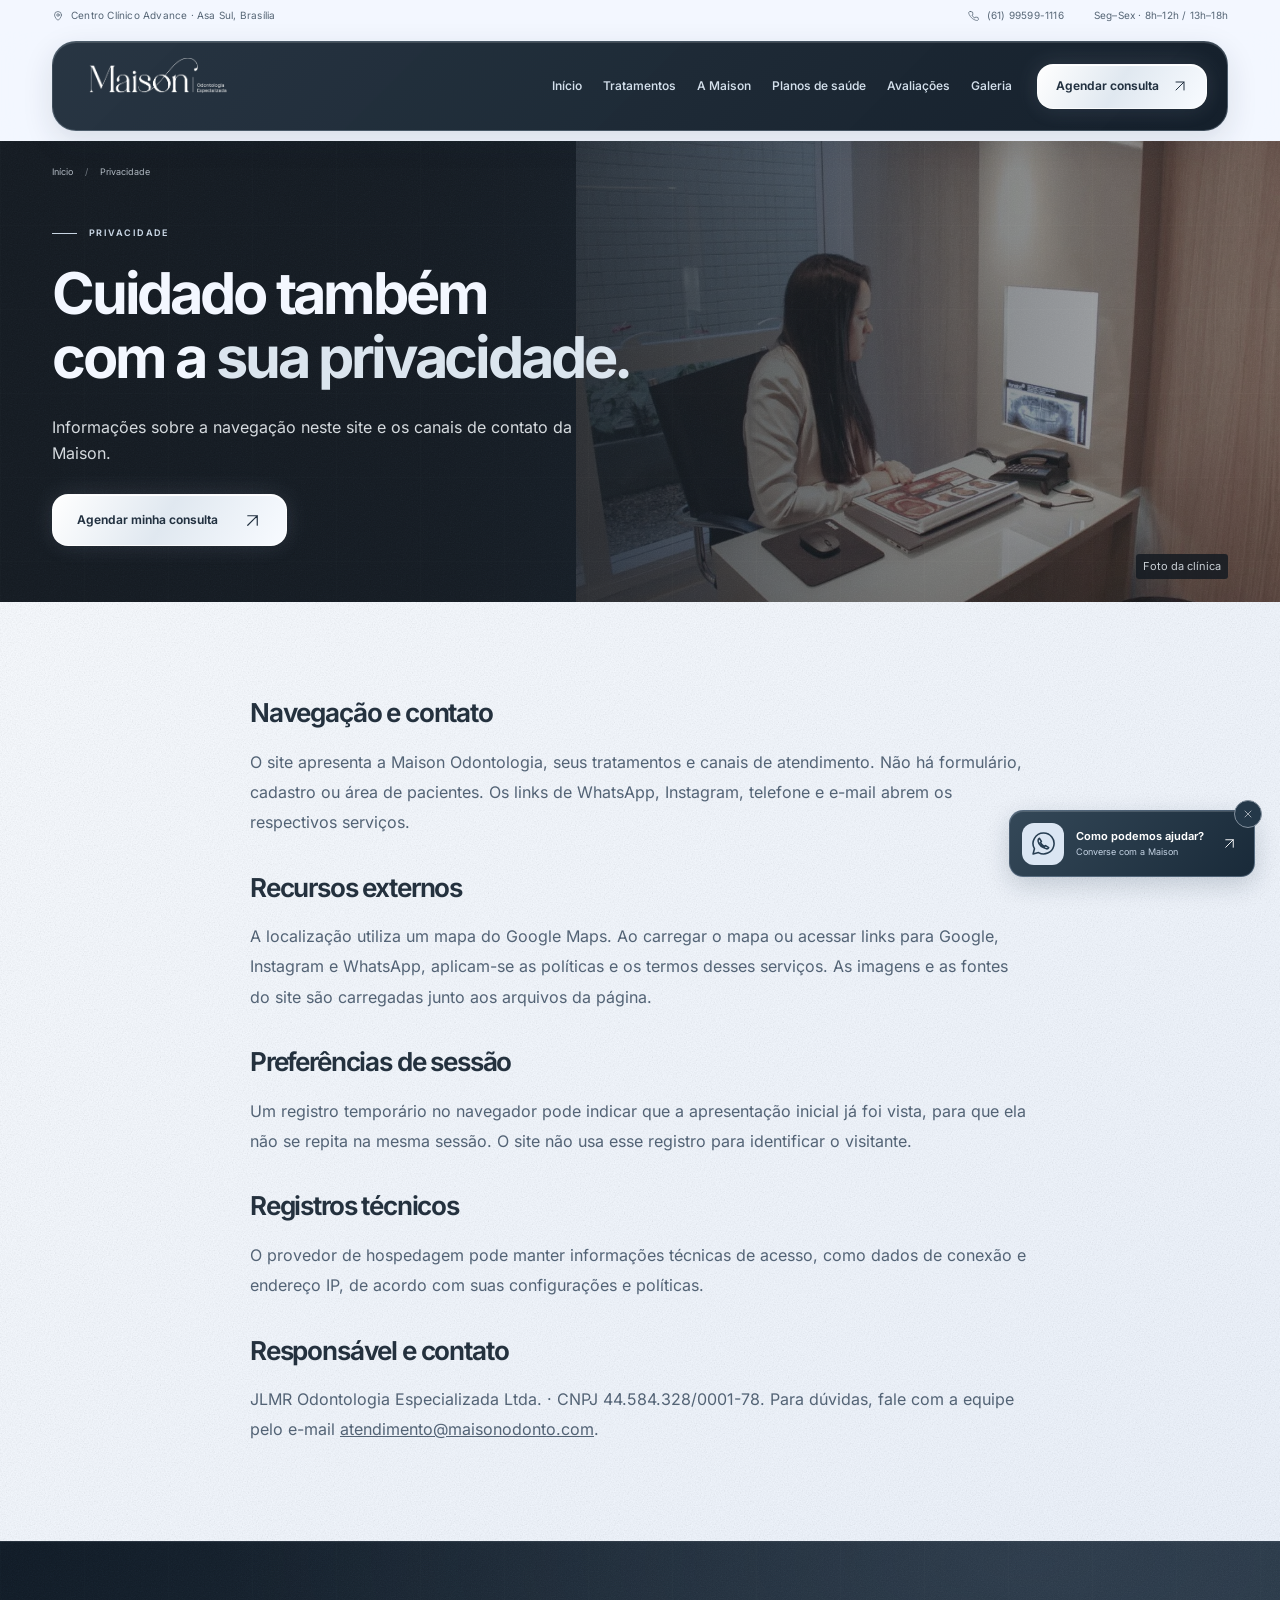
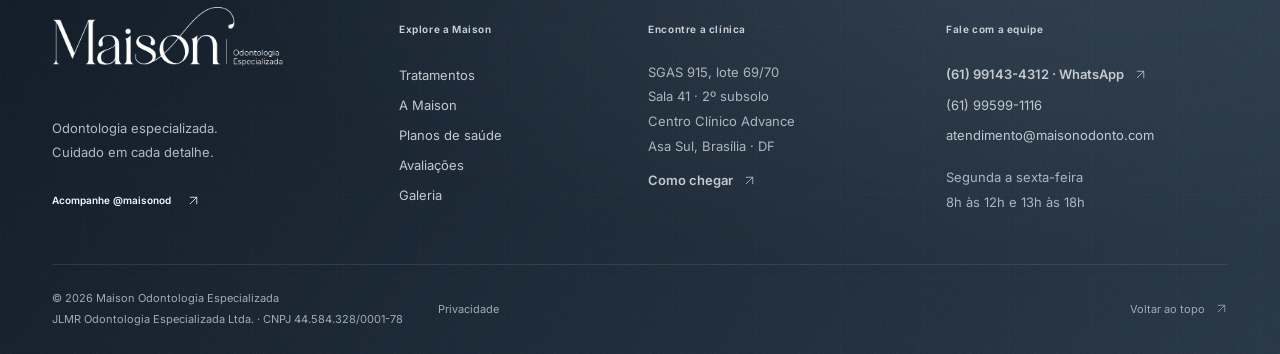
<file: privacidade.html>
<!doctype html><html lang="pt-BR"><head><meta charset="utf-8"><meta name="viewport" content="width=device-width,initial-scale=1,viewport-fit=cover"><meta name="theme-color" content="#172b3b"><title>Privacidade | Maison Odontologia Especializada</title><meta name="description" content="Informações sobre navegação, recursos externos, armazenamento de sessão e contato para privacidade na Maison Odontologia."><meta name="robots" content="noindex,nofollow"><link rel="canonical" href="https://cornflowerblue-reindeer-259674.hostingersite.com/privacidade.html"><meta property="og:type" content="website"><meta property="og:locale" content="pt_BR"><meta property="og:site_name" content="Maison Odontologia Especializada"><meta property="og:title" content="Privacidade | Maison Odontologia Especializada"><meta property="og:description" content="Informações sobre navegação, recursos externos, armazenamento de sessão e contato para privacidade na Maison Odontologia."><meta property="og:url" content="https://cornflowerblue-reindeer-259674.hostingersite.com/privacidade.html"><meta property="og:image" content="https://cornflowerblue-reindeer-259674.hostingersite.com/assets/img/og-maison.jpg"><meta name="twitter:card" content="summary_large_image"><link rel="icon" type="image/svg+xml" href="assets/img/favicon.svg"><link rel="preload" href="assets/fonts/inter-variable.woff2" as="font" type="font/woff2" crossorigin><link rel="stylesheet" href="assets/css/maison.css?v=maison-v8"><link rel="stylesheet" href="assets/css/maison-v8.css?v=maison-v8"><script type="application/ld+json">{"@context": "https://schema.org", "@graph": [{"@type": "Dentist", "@id": "https://cornflowerblue-reindeer-259674.hostingersite.com/#maison", "name": "Maison Odontologia Especializada", "legalName": "JLMR Odontologia Especializada Ltda.", "taxID": "44.584.328/0001-78", "url": "https://cornflowerblue-reindeer-259674.hostingersite.com/", "telephone": "+55 61 99599-1116", "email": "atendimento@maisonodonto.com", "image": "https://cornflowerblue-reindeer-259674.hostingersite.com/assets/img/clinica.webp", "address": {"@type": "PostalAddress", "streetAddress": "SGAS 915, lote 69/70, sala 41, 2º subsolo, Centro Clínico Advance", "addressLocality": "Brasília", "addressRegion": "DF", "postalCode": "70390-150", "addressCountry": "BR"}, "openingHoursSpecification": [{"@type": "OpeningHoursSpecification", "dayOfWeek": ["Monday", "Tuesday", "Wednesday", "Thursday", "Friday"], "opens": "08:00", "closes": "12:00"}, {"@type": "OpeningHoursSpecification", "dayOfWeek": ["Monday", "Tuesday", "Wednesday", "Thursday", "Friday"], "opens": "13:00", "closes": "18:00"}], "sameAs": ["https://www.instagram.com/maisonod/"]}, {"@type": "BreadcrumbList", "itemListElement": [{"@type": "ListItem", "position": 1, "name": "Início", "item": "https://cornflowerblue-reindeer-259674.hostingersite.com/"}, {"@type": "ListItem", "position": 2, "name": "Privacidade", "item": "https://cornflowerblue-reindeer-259674.hostingersite.com/privacidade.html"}]}]}</script></head><body id="topo" class="inner-page"><a class="skip-link" href="#conteudo">Pular para o conteúdo</a><div class="topbar"><div class="container"><span><svg class="icon " viewBox="0 0 24 24" fill="none" aria-hidden="true"><path d="M19 10c0 5-7 11-7 11S5 15 5 10a7 7 0 1 1 14 0Z"/><circle cx="12" cy="10" r="2.5"/></svg> Centro Clínico Advance · Asa Sul, Brasília</span><a href="tel:+5561995991116"><svg class="icon " viewBox="0 0 24 24" fill="none" aria-hidden="true"><path d="m5 3 4 1 1 5-2 1c1 3 3 5 6 6l1-2 5 1 1 4c-1 3-6 2-9 0-4-2-7-5-9-9-2-3-3-8 2-7Z"/></svg> (61) 99599-1116</a><span class="topbar-hours">Seg–Sex · 8h–12h / 13h–18h</span></div></div>
<header class="site-header"><div class="scroll-progress" aria-hidden="true"></div><div class="container header-inner"><a href="index.html" class="brand" aria-label="Maison Odontologia — início"><img src="assets/img/logo.webp" width="650" height="255" alt="Maison Odontologia Especializada"></a><nav class="desktop-nav" aria-label="Menu principal"><a href="index.html">Início</a><a href="especialidades.html">Tratamentos</a><a href="a-maison.html">A Maison</a><a href="convenios.html">Planos de saúde</a><a href="index.html#avaliacoes">Avaliações</a><a href="index.html#galeria">Galeria</a></nav><a class="btn btn-gold header-cta" href="https://wa.me/5561991434312?text=Ol%C3%A1%2C%20Maison%21%20Gostaria%20de%20agendar%20uma%20consulta." target="_blank" rel="noopener noreferrer"><span class="desktop-label">Agendar consulta</span><span class="mobile-label">Agendar</span><svg class="icon " viewBox="0 0 24 24" fill="none" aria-hidden="true"><path d="M6 18 18 6M6 6h12v12"/></svg></a><details class="mobile-menu"><summary aria-label="Abrir ou fechar menu"><span></span><span></span><span></span></summary><div class="mobile-panel"><span class="eyebrow"><i></i>MAISON · ODONTOLOGIA ESPECIALIZADA</span><nav aria-label="Menu do celular"><a href="index.html">Início</a><a href="especialidades.html">Tratamentos</a><a href="a-maison.html">A Maison</a><a href="convenios.html">Planos de saúde</a><a href="index.html#avaliacoes">Avaliações</a><a href="index.html#galeria">Galeria</a><a href="contato.html">Como chegar e contato</a></nav><a class="btn btn-gold " href="https://wa.me/5561991434312?text=Ol%C3%A1%2C%20Maison%21%20Gostaria%20de%20agendar%20uma%20consulta." target="_blank" rel="noopener noreferrer">Agendar pelo WhatsApp<svg class="icon " viewBox="0 0 24 24" fill="none" aria-hidden="true"><path d="M6 18 18 6M6 6h12v12"/></svg></a><a class="mobile-instagram" href="https://www.instagram.com/maisonod/" target="_blank" rel="noopener noreferrer">Instagram · @maisonod<svg class="icon " viewBox="0 0 24 24" fill="none" aria-hidden="true"><path d="M6 18 18 6M6 6h12v12"/></svg></a><p>SGAS 915 · Centro Clínico Advance<br>Sala 41 · 2º subsolo · Asa Sul</p></div></details></div></header><main id="conteudo" tabindex="-1"><section class="page-hero forest"><div class="page-hero-photo"><img class="" src="assets/img/clinica.webp" alt="Foto da clínica" width="1024" height="683" loading="eager" fetchpriority="high" decoding="async"></div><div class="container"><div class="breadcrumb"><a href="index.html">Início</a><span>/</span>Privacidade</div><div class="page-hero-copy"><span class="eyebrow"><i></i>PRIVACIDADE</span><h1>Cuidado também<br>com a <em>sua privacidade.</em></h1><p>Informações sobre a navegação neste site e os canais de contato da Maison.</p><a class="btn btn-gold " href="https://wa.me/5561991434312?text=Ol%C3%A1%2C%20Maison%21%20Gostaria%20de%20agendar%20uma%20consulta." target="_blank" rel="noopener noreferrer">Agendar minha consulta<svg class="icon " viewBox="0 0 24 24" fill="none" aria-hidden="true"><path d="M6 18 18 6M6 6h12v12"/></svg></a></div><span class="page-photo-label">Foto da clínica</span></div></section><section class="section paper"><div class="container legal-copy"><h2>Navegação e contato</h2><p>O site apresenta a Maison Odontologia, seus tratamentos e canais de atendimento. Não há formulário, cadastro ou área de pacientes. Os links de WhatsApp, Instagram, telefone e e-mail abrem os respectivos serviços.</p><h2>Recursos externos</h2><p>A localização utiliza um mapa do Google Maps. Ao carregar o mapa ou acessar links para Google, Instagram e WhatsApp, aplicam-se as políticas e os termos desses serviços. As imagens e as fontes do site são carregadas junto aos arquivos da página.</p><h2>Preferências de sessão</h2><p>Um registro temporário no navegador pode indicar que a apresentação inicial já foi vista, para que ela não se repita na mesma sessão. O site não usa esse registro para identificar o visitante.</p><h2>Registros técnicos</h2><p>O provedor de hospedagem pode manter informações técnicas de acesso, como dados de conexão e endereço IP, de acordo com suas configurações e políticas.</p><h2>Responsável e contato</h2><p>JLMR Odontologia Especializada Ltda. · CNPJ 44.584.328/0001-78. Para dúvidas, fale com a equipe pelo e-mail <a href="mailto:atendimento@maisonodonto.com">atendimento@maisonodonto.com</a>.</p></div></section></main><footer class="footer forest"><div class="container"><div class="footer-top"><div class="footer-brand"><a href="index.html"><img src="assets/img/logo.webp" width="650" height="255" alt="Maison Odontologia Especializada" loading="lazy"></a><p>Odontologia especializada.<br>Cuidado em cada detalhe.</p><a class="text-link" href="https://www.instagram.com/maisonod/" target="_blank" rel="noopener noreferrer">Acompanhe @maisonod<svg class="icon " viewBox="0 0 24 24" fill="none" aria-hidden="true"><path d="M6 18 18 6M6 6h12v12"/></svg></a></div><div><h2>Explore a Maison</h2><a href="especialidades.html">Tratamentos</a><a href="a-maison.html">A Maison</a><a href="convenios.html">Planos de saúde</a><a href="index.html#avaliacoes">Avaliações</a><a href="index.html#galeria">Galeria</a></div><div><h2>Encontre a clínica</h2><p>SGAS 915, lote 69/70<br>Sala 41 · 2º subsolo<br>Centro Clínico Advance<br>Asa Sul, Brasília · DF</p><a class="text-link" href="https://www.google.com/maps/dir/?api=1&amp;destination=Maison%20Odontologia%20Especializada%2C%20SGAS%20915%2C%20Centro%20Cl%C3%ADnico%20Advance%2C%20Asa%20Sul%2C%20Bras%C3%ADlia%20-%20DF" target="_blank" rel="noopener noreferrer">Como chegar<svg class="icon " viewBox="0 0 24 24" fill="none" aria-hidden="true"><path d="M6 18 18 6M6 6h12v12"/></svg></a></div><div><h2>Fale com a equipe</h2><a class="text-link" href="https://wa.me/5561991434312?text=Ol%C3%A1%2C%20Maison%21%20Gostaria%20de%20agendar%20uma%20consulta." target="_blank" rel="noopener noreferrer">(61) 99143-4312 · WhatsApp<svg class="icon " viewBox="0 0 24 24" fill="none" aria-hidden="true"><path d="M6 18 18 6M6 6h12v12"/></svg></a><a href="tel:+5561995991116">(61) 99599-1116</a><a href="mailto:atendimento@maisonodonto.com">atendimento@maisonodonto.com</a><p>Segunda a sexta-feira<br>8h às 12h e 13h às 18h</p></div></div><div class="footer-bottom"><span>© 2026 Maison Odontologia Especializada<br><small>JLMR Odontologia Especializada Ltda. · CNPJ 44.584.328/0001-78</small></span><a href="privacidade.html">Privacidade</a><a href="#topo">Voltar ao topo <svg class="icon " viewBox="0 0 24 24" fill="none" aria-hidden="true"><path d="M6 18 18 6M6 6h12v12"/></svg></a></div></div></footer>
<div class="contact-float"><button class="contact-dismiss" type="button" aria-label="Fechar mensagem de atendimento"><svg class="icon " viewBox="0 0 24 24" fill="none" aria-hidden="true"><path d="m6 6 12 12M18 6 6 18"/></svg></button><a href="https://wa.me/5561991434312?text=Ol%C3%A1%2C%20Maison%21%20Gostaria%20de%20agendar%20uma%20consulta." target="_blank" rel="noopener noreferrer"><span class="wa-round"><svg class="icon " viewBox="0 0 24 24" fill="none" aria-hidden="true"><path d="M12 2a10 10 0 0 0-8.7 15L2 22l5.2-1.3A10 10 0 1 0 12 2Z"/><path d="m8 7 2 3-1 1c1 2 2 3 4 4l1-1 3 2c-1 2-3 1-5 0-4-2-6-6-5-8l1-1Z"/></svg></span><span>Como podemos ajudar?<small>Converse com a Maison</small></span><svg class="icon " viewBox="0 0 24 24" fill="none" aria-hidden="true"><path d="M6 18 18 6M6 6h12v12"/></svg></a></div><div class="mobile-contact"><a href="https://wa.me/5561991434312?text=Ol%C3%A1%2C%20Maison%21%20Gostaria%20de%20agendar%20uma%20consulta." target="_blank" rel="noopener noreferrer"><svg class="icon " viewBox="0 0 24 24" fill="none" aria-hidden="true"><path d="M12 2a10 10 0 0 0-8.7 15L2 22l5.2-1.3A10 10 0 1 0 12 2Z"/><path d="m8 7 2 3-1 1c1 2 2 3 4 4l1-1 3 2c-1 2-3 1-5 0-4-2-6-6-5-8l1-1Z"/></svg><span>Agendar pelo WhatsApp<small>Fale diretamente com a Maison</small></span><svg class="icon " viewBox="0 0 24 24" fill="none" aria-hidden="true"><path d="M6 18 18 6M6 6h12v12"/></svg></a></div><script src="assets/js/maison.js?v=maison-v8"></script></body></html>
</file>
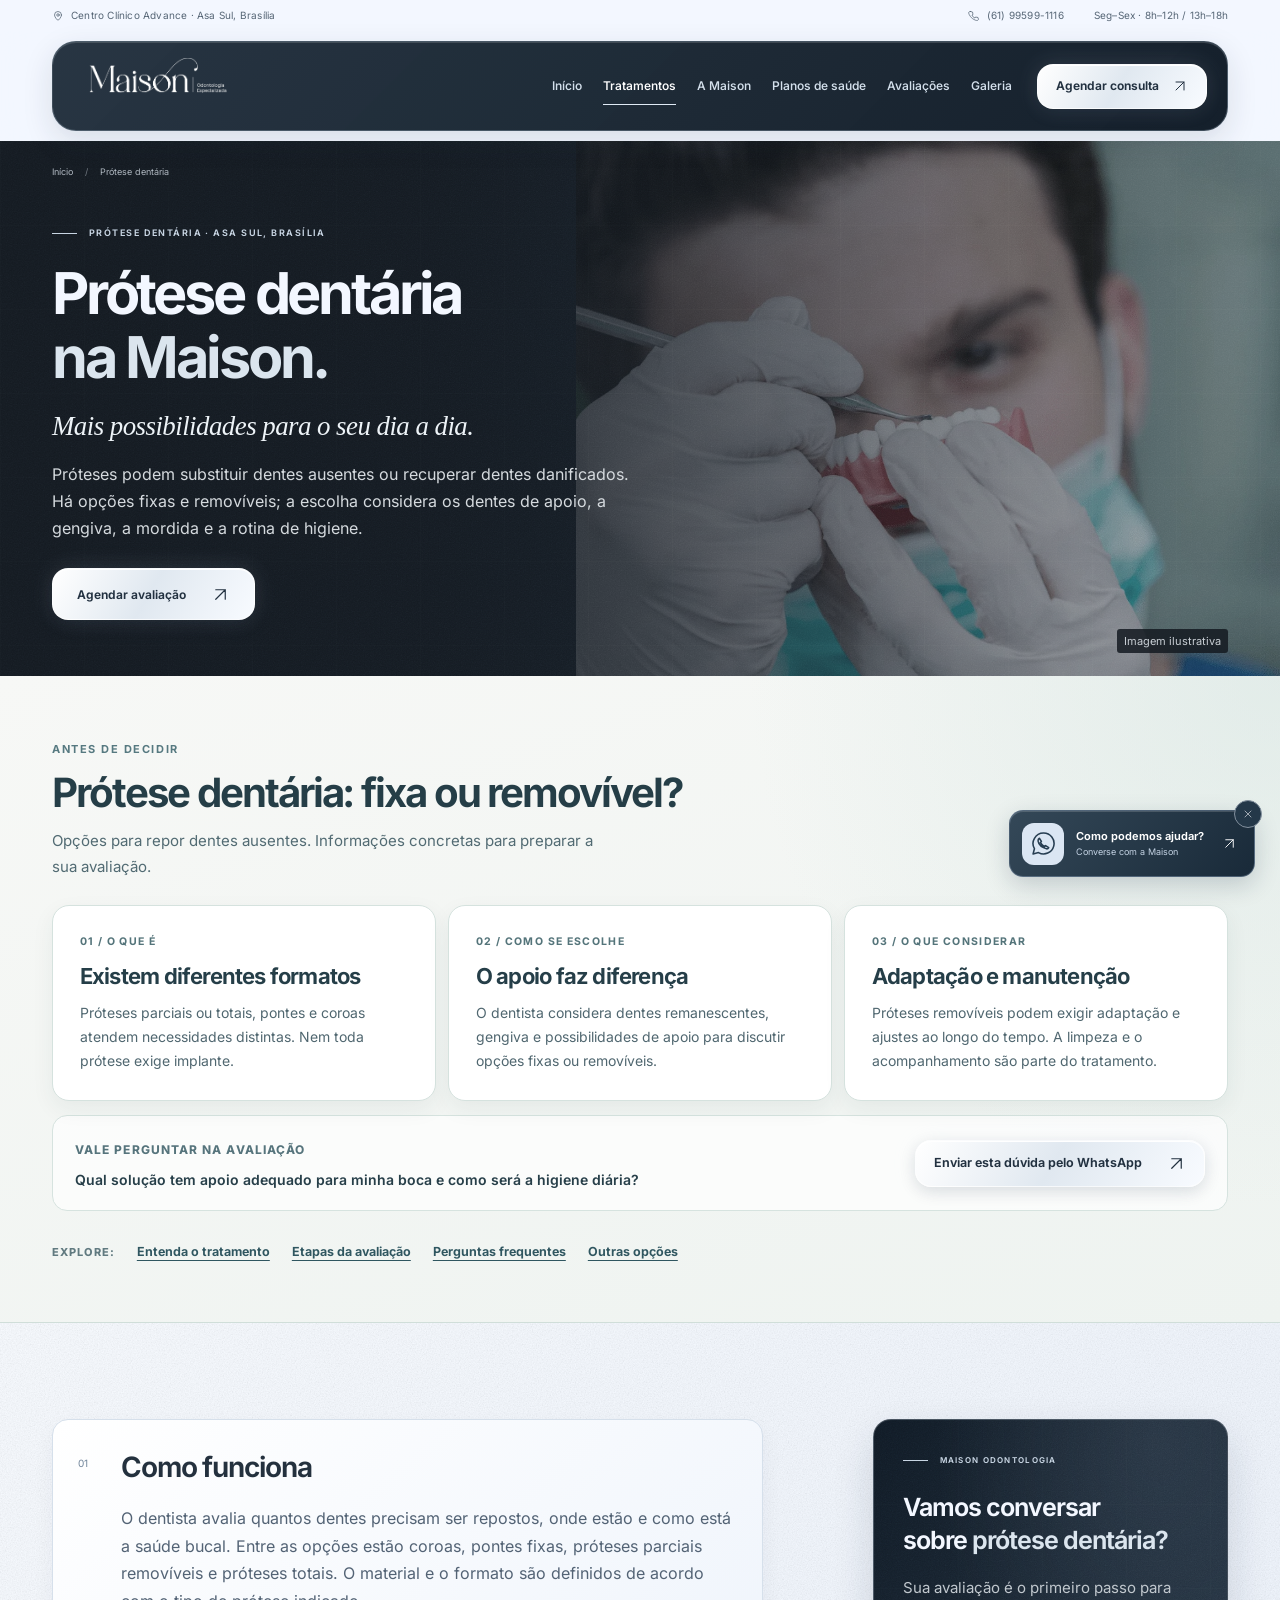
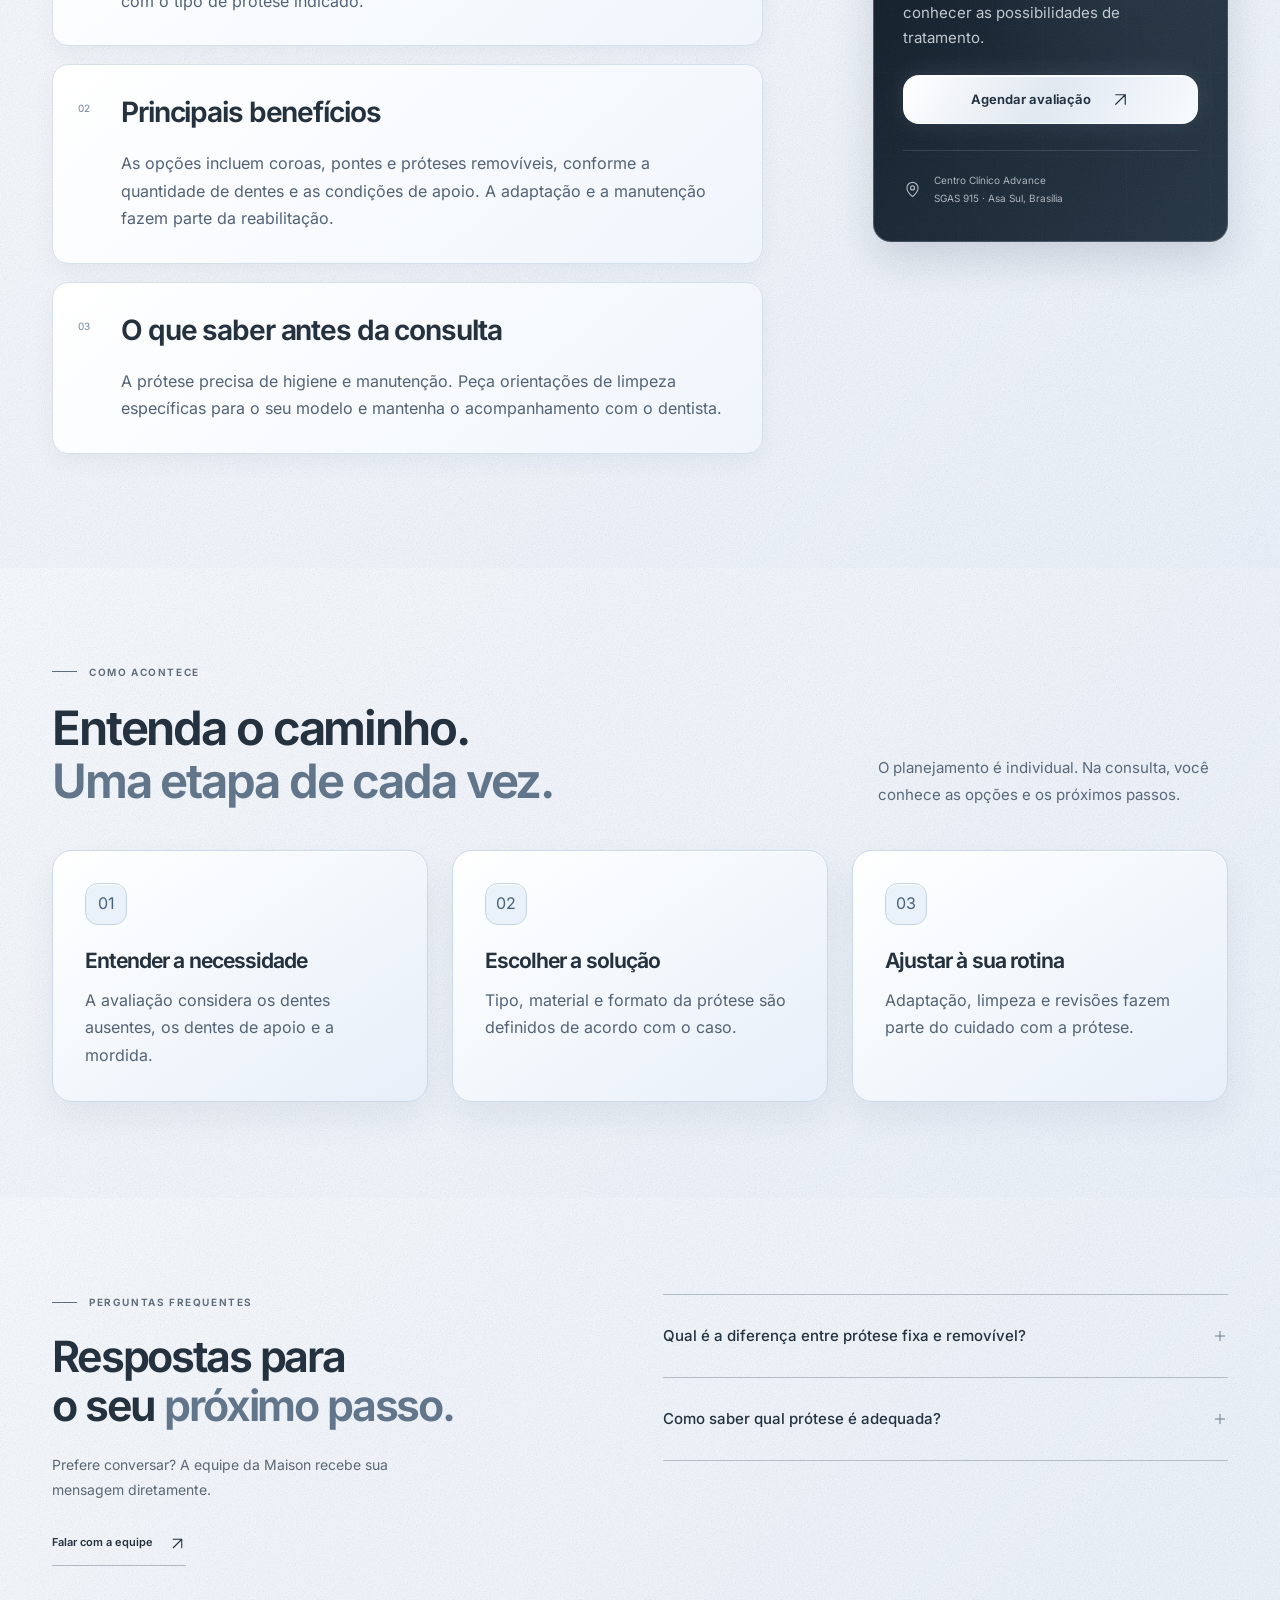
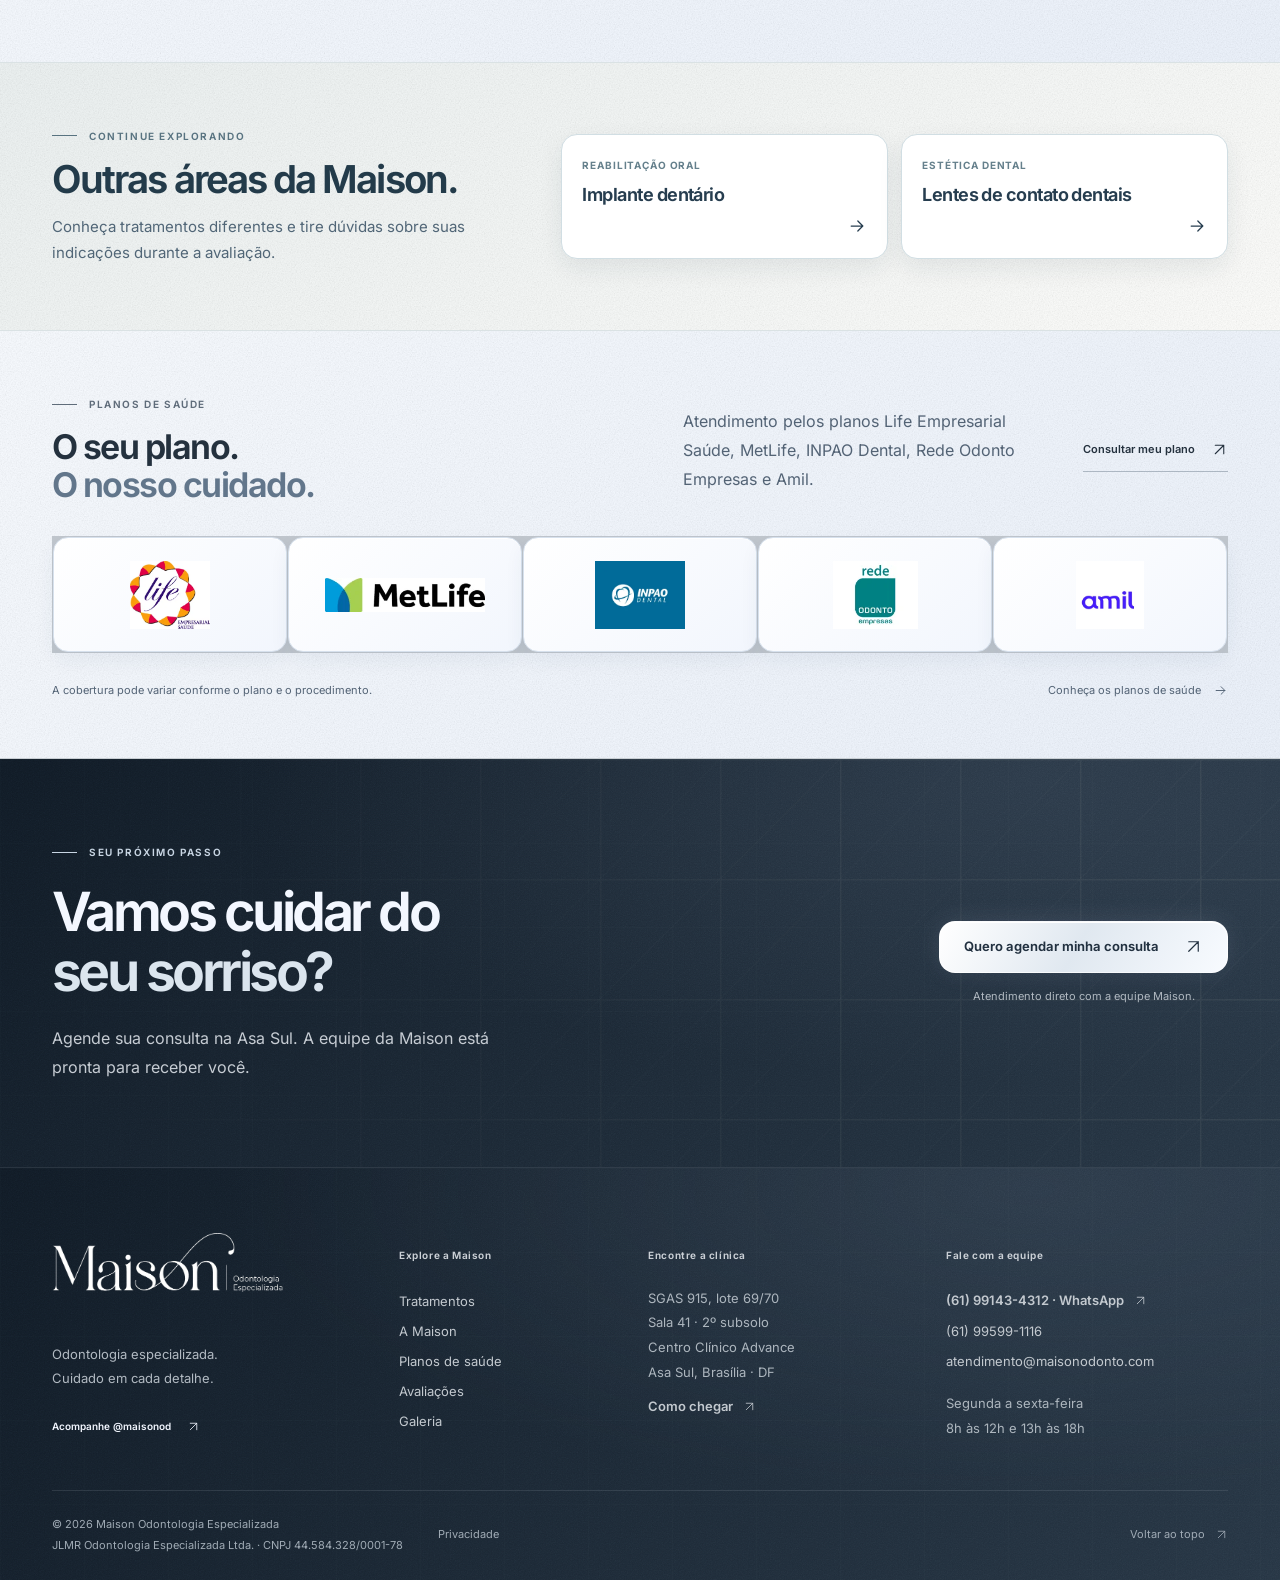
<file: proteses-dentarias.html>
<!doctype html><html lang="pt-BR"><head><meta charset="utf-8"><meta name="viewport" content="width=device-width,initial-scale=1,viewport-fit=cover"><meta name="theme-color" content="#172b3b"><title>Prótese dentária na Asa Sul, Brasília | Maison</title><meta name="description" content="Próteses dentárias fixas e removíveis: entenda apoios, adaptação, higiene e avaliação odontológica na Maison, Asa Sul."><meta name="robots" content="noindex,nofollow"><link rel="canonical" href="https://cornflowerblue-reindeer-259674.hostingersite.com/proteses-dentarias.html"><meta property="og:type" content="website"><meta property="og:locale" content="pt_BR"><meta property="og:site_name" content="Maison Odontologia Especializada"><meta property="og:title" content="Prótese dentária na Asa Sul, Brasília | Maison"><meta property="og:description" content="Próteses dentárias fixas e removíveis: entenda apoios, adaptação, higiene e avaliação odontológica na Maison, Asa Sul."><meta property="og:url" content="https://cornflowerblue-reindeer-259674.hostingersite.com/proteses-dentarias.html"><meta property="og:image" content="https://cornflowerblue-reindeer-259674.hostingersite.com/assets/img/og-maison.jpg"><meta name="twitter:card" content="summary_large_image"><link rel="icon" type="image/svg+xml" href="assets/img/favicon.svg"><link rel="preload" href="assets/fonts/inter-variable.woff2" as="font" type="font/woff2" crossorigin><link rel="stylesheet" href="assets/css/maison.css?v=maison-v8"><link rel="stylesheet" href="assets/css/maison-v8.css?v=maison-v8"><link rel="stylesheet" href="assets/css/maison-story-v11.css?v=maison-v11"><link rel="stylesheet" href="assets/css/maison-compact-v12.css?v=maison-v12"><link rel="stylesheet" href="assets/css/maison-v13.css?v=maison-v13"><link rel="stylesheet" href="assets/css/maison-guide-v16.css?v=maison-v16"><script type="application/ld+json">{"@context": "https://schema.org", "@graph": [{"@type": "Dentist", "@id": "https://cornflowerblue-reindeer-259674.hostingersite.com/#maison", "name": "Maison Odontologia Especializada", "legalName": "JLMR Odontologia Especializada Ltda.", "taxID": "44.584.328/0001-78", "url": "https://cornflowerblue-reindeer-259674.hostingersite.com/", "telephone": "+55 61 99599-1116", "email": "atendimento@maisonodonto.com", "image": "https://cornflowerblue-reindeer-259674.hostingersite.com/assets/img/clinica.webp", "address": {"@type": "PostalAddress", "streetAddress": "SGAS 915, lote 69/70, sala 41, 2º subsolo, Centro Clínico Advance", "addressLocality": "Brasília", "addressRegion": "DF", "postalCode": "70390-150", "addressCountry": "BR"}, "openingHoursSpecification": [{"@type": "OpeningHoursSpecification", "dayOfWeek": ["Monday", "Tuesday", "Wednesday", "Thursday", "Friday"], "opens": "08:00", "closes": "12:00"}, {"@type": "OpeningHoursSpecification", "dayOfWeek": ["Monday", "Tuesday", "Wednesday", "Thursday", "Friday"], "opens": "13:00", "closes": "18:00"}], "sameAs": ["https://www.instagram.com/maisonod/"]}, {"@type": "BreadcrumbList", "itemListElement": [{"@type": "ListItem", "position": 1, "name": "Início", "item": "https://cornflowerblue-reindeer-259674.hostingersite.com/"}, {"@type": "ListItem", "position": 2, "name": "Prótese dentária na Asa Sul, Brasília", "item": "https://cornflowerblue-reindeer-259674.hostingersite.com/proteses-dentarias.html"}]}]}</script></head><body id="topo" class="inner-page story-service-page"><a class="skip-link" href="#conteudo">Pular para o conteúdo</a><div class="topbar"><div class="container"><span><svg class="icon " viewBox="0 0 24 24" fill="none" aria-hidden="true"><path d="M19 10c0 5-7 11-7 11S5 15 5 10a7 7 0 1 1 14 0Z"/><circle cx="12" cy="10" r="2.5"/></svg> Centro Clínico Advance · Asa Sul, Brasília</span><a href="tel:+5561995991116"><svg class="icon " viewBox="0 0 24 24" fill="none" aria-hidden="true"><path d="m5 3 4 1 1 5-2 1c1 3 3 5 6 6l1-2 5 1 1 4c-1 3-6 2-9 0-4-2-7-5-9-9-2-3-3-8 2-7Z"/></svg> (61) 99599-1116</a><span class="topbar-hours">Seg–Sex · 8h–12h / 13h–18h</span></div></div>
<header class="site-header"><div class="scroll-progress" aria-hidden="true"></div><div class="container header-inner"><a href="index.html" class="brand" aria-label="Maison Odontologia — início"><img src="assets/img/logo.webp" width="650" height="255" alt="Maison Odontologia Especializada"></a><nav class="desktop-nav" aria-label="Menu principal"><a href="index.html">Início</a><a href="especialidades.html" aria-current="page">Tratamentos</a><a href="a-maison.html">A Maison</a><a href="convenios.html">Planos de saúde</a><a href="index.html#avaliacoes">Avaliações</a><a href="index.html#galeria">Galeria</a></nav><a class="btn btn-gold header-cta" href="https://wa.me/5561991434312?text=Ol%C3%A1%2C%20Maison%21%20Gostaria%20de%20agendar%20uma%20avalia%C3%A7%C3%A3o%20sobre%20pr%C3%B3tese%20dent%C3%A1ria." target="_blank" rel="noopener noreferrer"><span class="desktop-label">Agendar consulta</span><span class="mobile-label">Agendar</span><svg class="icon " viewBox="0 0 24 24" fill="none" aria-hidden="true"><path d="M6 18 18 6M6 6h12v12"/></svg></a><details class="mobile-menu"><summary aria-label="Abrir ou fechar menu"><span></span><span></span><span></span></summary><div class="mobile-panel"><span class="eyebrow"><i></i>MAISON · ODONTOLOGIA ESPECIALIZADA</span><nav aria-label="Menu do celular"><a href="index.html">Início</a><a href="especialidades.html" aria-current="page">Tratamentos</a><a href="a-maison.html">A Maison</a><a href="convenios.html">Planos de saúde</a><a href="index.html#avaliacoes">Avaliações</a><a href="index.html#galeria">Galeria</a><a href="contato.html">Como chegar e contato</a></nav><a class="btn btn-gold " href="https://wa.me/5561991434312?text=Ol%C3%A1%2C%20Maison%21%20Gostaria%20de%20agendar%20uma%20avalia%C3%A7%C3%A3o%20sobre%20pr%C3%B3tese%20dent%C3%A1ria." target="_blank" rel="noopener noreferrer">Agendar pelo WhatsApp<svg class="icon " viewBox="0 0 24 24" fill="none" aria-hidden="true"><path d="M6 18 18 6M6 6h12v12"/></svg></a><a class="mobile-instagram" href="https://www.instagram.com/maisonod/" target="_blank" rel="noopener noreferrer">Instagram · @maisonod<svg class="icon " viewBox="0 0 24 24" fill="none" aria-hidden="true"><path d="M6 18 18 6M6 6h12v12"/></svg></a><p>SGAS 915 · Centro Clínico Advance<br>Sala 41 · 2º subsolo · Asa Sul</p></div></details></div></header><main id="conteudo" tabindex="-1"><section class="page-hero forest"><div class="page-hero-photo"><img class="" src="assets/img/tratamento-protese.webp" alt="Imagem ilustrativa relacionada a prótese dentária" width="1024" height="1024" loading="eager" fetchpriority="high" decoding="async"></div><div class="container"><div class="breadcrumb"><a href="index.html">Início</a><span>/</span>Prótese dentária</div><div class="page-hero-copy"><span class="eyebrow"><i></i>PRÓTESE DENTÁRIA · ASA SUL, BRASÍLIA</span><h1>Prótese dentária<br><em>na Maison.</em></h1><p class="page-hero-tagline">Mais possibilidades para o seu dia a dia.</p><p>Próteses podem substituir dentes ausentes ou recuperar dentes danificados. Há opções fixas e removíveis; a escolha considera os dentes de apoio, a gengiva, a mordida e a rotina de higiene.</p><a class="btn btn-gold " href="https://wa.me/5561991434312?text=Ol%C3%A1%2C%20Maison%21%20Gostaria%20de%20agendar%20uma%20avalia%C3%A7%C3%A3o%20sobre%20pr%C3%B3tese%20dent%C3%A1ria." target="_blank" rel="noopener noreferrer">Agendar avaliação<svg class="icon " viewBox="0 0 24 24" fill="none" aria-hidden="true"><path d="M6 18 18 6M6 6h12v12"/></svg></a></div><span class="page-photo-label">Imagem ilustrativa</span></div></section><section class="desktop-treatment-guide" id="guia-tratamento" aria-labelledby="treatment-guide-heading"><div class="container"><div class="treatment-guide-intro"><div><span class="treatment-guide-eyebrow">ANTES DE DECIDIR</span><h2 id="treatment-guide-heading">Prótese dentária: fixa ou removível?</h2><p>Opções para repor dentes ausentes. Informações concretas para preparar a sua avaliação.</p></div><a class="treatment-guide-source" href="https://www.nhs.uk/tests-and-treatments/dentures/" target="_blank" rel="noopener noreferrer">NHS — próteses dentárias<svg class="icon " viewBox="0 0 24 24" fill="none" aria-hidden="true"><path d="M6 18 18 6M6 6h12v12"/></svg></a></div><div class="treatment-guide-facts"><article class="treatment-guide-fact"><span class="treatment-guide-fact-label">01 / O QUE É</span><h3>Existem diferentes formatos</h3><p>Próteses parciais ou totais, pontes e coroas atendem necessidades distintas. Nem toda prótese exige implante.</p></article><article class="treatment-guide-fact"><span class="treatment-guide-fact-label">02 / COMO SE ESCOLHE</span><h3>O apoio faz diferença</h3><p>O dentista considera dentes remanescentes, gengiva e possibilidades de apoio para discutir opções fixas ou removíveis.</p></article><article class="treatment-guide-fact"><span class="treatment-guide-fact-label">03 / O QUE CONSIDERAR</span><h3>Adaptação e manutenção</h3><p>Próteses removíveis podem exigir adaptação e ajustes ao longo do tempo. A limpeza e o acompanhamento são parte do tratamento.</p></article></div><div class="treatment-guide-bottom"><div class="treatment-guide-question"><strong>VALE PERGUNTAR NA AVALIAÇÃO</strong><p>Qual solução tem apoio adequado para minha boca e como será a higiene diária?</p></div><div class="treatment-guide-actions"><a class="btn btn-gold " href="https://wa.me/5561991434312?text=Ol%C3%A1%2C%20Maison%21%20Tenho%20uma%20d%C3%BAvida%20sobre%20pr%C3%B3tese%20dent%C3%A1ria%3A%20Qual%20solu%C3%A7%C3%A3o%20tem%20apoio%20adequado%20para%20minha%20boca%20e%20como%20ser%C3%A1%20a%20higiene%20di%C3%A1ria%3F" target="_blank" rel="noopener noreferrer">Enviar esta dúvida pelo WhatsApp<svg class="icon " viewBox="0 0 24 24" fill="none" aria-hidden="true"><path d="M6 18 18 6M6 6h12v12"/></svg></a></div></div><nav class="treatment-guide-links" aria-label="Ir diretamente à informação"><span>EXPLORE:</span><a href="#informacoes-completas">Entenda o tratamento</a><a href="#etapas-tratamento">Etapas da avaliação</a><a href="#duvidas-tratamento">Perguntas frequentes</a><a href="#opcoes-relacionadas">Outras opções</a></nav></div></section><section class="mobile-treatment-story" data-treatment-story aria-label="Entenda o atendimento em Prótese dentária"><div class="story-container"><section class="story-narrative" id="historia-tratamento" aria-labelledby="story-narrative-title"><span class="story-eyebrow">COMO FUNCIONA</span><h2 class="story-title" id="story-narrative-title">Em três etapas.</h2><p class="story-lead">Cada atendimento é individual. A indicação depende de avaliação clínica.</p><ol class="story-chapters"><li class="story-chapter" data-story-chapter><div class="story-chapter-top"><span class="story-chapter-number">01 / 03</span><span class="story-chapter-art" aria-hidden="true"></span></div><h3>Entender a necessidade</h3><p>A avaliação considera os dentes ausentes, os dentes de apoio e a mordida.</p></li><li class="story-chapter" data-story-chapter><div class="story-chapter-top"><span class="story-chapter-number">02 / 03</span><span class="story-chapter-art" aria-hidden="true"></span></div><h3>Escolher a solução</h3><p>Tipo, material e formato da prótese são definidos de acordo com o caso.</p></li><li class="story-chapter" data-story-chapter><div class="story-chapter-top"><span class="story-chapter-number">03 / 03</span><span class="story-chapter-art" aria-hidden="true"></span></div><h3>Ajustar à sua rotina</h3><p>Adaptação, limpeza e revisões fazem parte do cuidado com a prótese.</p></li></ol></section><section class="story-quickfaq" aria-labelledby="quickfaq-title"><span class="story-eyebrow">RESPOSTAS RÁPIDAS</span><h2 id="quickfaq-title">Dúvidas comuns.</h2><details><summary>Qual é a diferença entre prótese fixa e removível?<svg class="icon " viewBox="0 0 24 24" fill="none" aria-hidden="true"><path d="M12 5v14M5 12h14"/></svg></summary><p>A fixa permanece instalada na boca. A removível pode ser retirada para os cuidados de rotina.</p></details><details><summary>Como saber qual prótese é adequada?<svg class="icon " viewBox="0 0 24 24" fill="none" aria-hidden="true"><path d="M12 5v14M5 12h14"/></svg></summary><p>O dentista considera a localização dos dentes ausentes ou danificados e a condição geral da boca.</p></details></section><details class="story-compare" data-care-compare><summary>Implantes e próteses: qual a diferença?<svg class="icon " viewBox="0 0 24 24" fill="none" aria-hidden="true"><path d="m9 5 7 7-7 7"/></svg></summary><div class="story-compare-body"><p class="story-compare-explain">Implantes podem servir de suporte a próteses. Não são soluções necessariamente excludentes.</p><div class="story-compare-tabs" data-compare-tabs><button type="button" class="story-compare-tab" id="compare-tab-proteses" data-compare-tab="proteses" aria-controls="compare-proteses">Prótese dentária</button><button type="button" class="story-compare-tab" id="compare-tab-implantes" data-compare-tab="implantes" aria-controls="compare-implantes">Implante dentário</button></div><div class="story-compare-panels"><div class="story-compare-panel" data-compare-panel="proteses" id="compare-proteses" aria-labelledby="compare-tab-proteses"><h3>Prótese dentária</h3><p>Soluções fixas ou removíveis para repor ou restaurar dentes.</p><p>O tipo de prótese depende das condições bucais e das necessidades da pessoa.</p><a href="proteses-dentarias.html">Conhecer o tratamento <svg class="icon " viewBox="0 0 24 24" fill="none" aria-hidden="true"><path d="M5 12h14m-6-6 6 6-6 6"/></svg></a></div><div class="story-compare-panel" data-compare-panel="implantes" id="compare-implantes" aria-labelledby="compare-tab-implantes"><h3>Implante dentário</h3><p>Estrutura instalada no osso que pode dar suporte à reposição de dentes.</p><p>O dentista avalia as condições do osso e da gengiva antes do planejamento.</p><a href="implantes-dentarios.html">Conhecer o tratamento <svg class="icon " viewBox="0 0 24 24" fill="none" aria-hidden="true"><path d="M5 12h14m-6-6 6 6-6 6"/></svg></a></div></div><p class="story-compare-note">Informações educativas. Os tratamentos podem se complementar e a indicação depende de avaliação odontológica.</p></div></details><div class="story-ending"><span class="story-eyebrow">SEU PRÓXIMO PASSO</span><h2>Vamos conversar?</h2><p>Tire suas dúvidas sobre prótese dentária com a equipe da Maison.</p><a class="btn btn-gold " href="https://wa.me/5561991434312?text=Ol%C3%A1%2C%20Maison%21%20Gostaria%20de%20agendar%20uma%20avalia%C3%A7%C3%A3o%20sobre%20pr%C3%B3tese%20dent%C3%A1ria." target="_blank" rel="noopener noreferrer">Falar pelo WhatsApp<svg class="icon " viewBox="0 0 24 24" fill="none" aria-hidden="true"><path d="M6 18 18 6M6 6h12v12"/></svg></a></div><div class="story-extra"><button class="story-more" type="button" data-story-expand aria-expanded="false" aria-controls="informacoes-completas">Ver detalhes completos</button><a class="story-back" href="especialidades.html" data-return-to-quiz>Outros tratamentos <svg class="icon " viewBox="0 0 24 24" fill="none" aria-hidden="true"><path d="M5 12h14m-6-6 6 6-6 6"/></svg></a></div></div></section><section class="section service-details paper" id="informacoes-completas"><div class="container service-detail-grid"><div class="service-detail-content"><article data-reveal><span class="section-index">01</span><h2>Como funciona</h2><p>O dentista avalia quantos dentes precisam ser repostos, onde estão e como está a saúde bucal. Entre as opções estão coroas, pontes fixas, próteses parciais removíveis e próteses totais. O material e o formato são definidos de acordo com o tipo de prótese indicado.</p></article><article data-reveal><span class="section-index">02</span><h2>Principais benefícios</h2><p>As opções incluem coroas, pontes e próteses removíveis, conforme a quantidade de dentes e as condições de apoio. A adaptação e a manutenção fazem parte da reabilitação.</p></article><article data-reveal><span class="section-index">03</span><h2>O que saber antes da consulta</h2><p>A prótese precisa de higiene e manutenção. Peça orientações de limpeza específicas para o seu modelo e mantenha o acompanhamento com o dentista.</p></article></div><aside class="service-aside forest"><span class="eyebrow"><i></i>MAISON ODONTOLOGIA</span><h3>Vamos conversar<br>sobre <em>prótese dentária?</em></h3><p>Sua avaliação é o primeiro passo para conhecer as possibilidades de tratamento.</p><a class="btn btn-gold " href="https://wa.me/5561991434312?text=Ol%C3%A1%2C%20Maison%21%20Gostaria%20de%20agendar%20uma%20avalia%C3%A7%C3%A3o%20sobre%20pr%C3%B3tese%20dent%C3%A1ria." target="_blank" rel="noopener noreferrer">Agendar avaliação<svg class="icon " viewBox="0 0 24 24" fill="none" aria-hidden="true"><path d="M6 18 18 6M6 6h12v12"/></svg></a><div class="service-aside-address"><svg class="icon " viewBox="0 0 24 24" fill="none" aria-hidden="true"><path d="M19 10c0 5-7 11-7 11S5 15 5 10a7 7 0 1 1 14 0Z"/><circle cx="12" cy="10" r="2.5"/></svg><span>Centro Clínico Advance<br>SGAS 915 · Asa Sul, Brasília</span></div></aside></div></section><section class="section treatment-journey paper" id="etapas-tratamento"><div class="container"><div class="section-heading"><div><span class="eyebrow"><i></i>COMO ACONTECE</span><h2>Entenda o caminho.<br><em>Uma etapa de cada vez.</em></h2></div><p>O planejamento é individual. Na consulta, você conhece as opções e os próximos passos.</p></div><ol class="journey-grid"><li><span>01</span><h3>Entender a necessidade</h3><p>A avaliação considera os dentes ausentes, os dentes de apoio e a mordida.</p></li><li><span>02</span><h3>Escolher a solução</h3><p>Tipo, material e formato da prótese são definidos de acordo com o caso.</p></li><li><span>03</span><h3>Ajustar à sua rotina</h3><p>Adaptação, limpeza e revisões fazem parte do cuidado com a prótese.</p></li></ol></div></section><section class="section faq-section paper" id="duvidas-tratamento"><div class="container faq-grid"><div><span class="eyebrow"><i></i>PERGUNTAS FREQUENTES</span><h2>Respostas para<br>o seu <em>próximo passo.</em></h2><p>Prefere conversar? A equipe da Maison recebe sua mensagem diretamente.</p><a class="text-link" href="https://wa.me/5561991434312?text=Ol%C3%A1%2C%20Maison%21%20Gostaria%20de%20tirar%20uma%20d%C3%BAvida%20antes%20de%20agendar." target="_blank" rel="noopener noreferrer">Falar com a equipe<svg class="icon " viewBox="0 0 24 24" fill="none" aria-hidden="true"><path d="M6 18 18 6M6 6h12v12"/></svg></a></div><div class="faq-list"><details><summary>Qual é a diferença entre prótese fixa e removível?<svg class="icon " viewBox="0 0 24 24" fill="none" aria-hidden="true"><path d="M12 5v14M5 12h14"/></svg></summary><p>A fixa permanece instalada na boca. A removível pode ser retirada para os cuidados de rotina.</p></details><details><summary>Como saber qual prótese é adequada?<svg class="icon " viewBox="0 0 24 24" fill="none" aria-hidden="true"><path d="M12 5v14M5 12h14"/></svg></summary><p>O dentista considera a localização dos dentes ausentes ou danificados e a condição geral da boca.</p></details></div></div></section><section class="related-treatments paper" id="opcoes-relacionadas" aria-labelledby="related-heading"><div class="container"><div class="related-heading"><span class="eyebrow"><i></i>CONTINUE EXPLORANDO</span><h2 id="related-heading">Outras áreas da Maison.</h2><p>Conheça tratamentos diferentes e tire dúvidas sobre suas indicações durante a avaliação.</p></div><div class="related-links"><a href="implantes-dentarios.html"><span>Reabilitação oral</span><strong>Implante dentário</strong><svg class="icon " viewBox="0 0 24 24" fill="none" aria-hidden="true"><path d="M5 12h14m-6-6 6 6-6 6"/></svg></a><a href="lentes-de-contato-dental.html"><span>Estética dental</span><strong>Lentes de contato dentais</strong><svg class="icon " viewBox="0 0 24 24" fill="none" aria-hidden="true"><path d="M5 12h14m-6-6 6 6-6 6"/></svg></a></div></div></section><section class="plans-section paper" id="planos"><div class="container"><div class="plans-heading"><div><span class="eyebrow"><i></i>PLANOS DE SAÚDE</span><h2>O seu plano.<br><em>O nosso cuidado.</em></h2></div><div><p>Atendimento pelos planos Life Empresarial Saúde, MetLife, INPAO Dental, Rede Odonto Empresas e Amil.</p><a class="text-link" href="https://wa.me/5561991434312?text=Ol%C3%A1%2C%20Maison%21%20Gostaria%20de%20consultar%20o%20atendimento%20pelo%20meu%20plano%20de%20sa%C3%BAde." target="_blank" rel="noopener noreferrer">Consultar meu plano<svg class="icon " viewBox="0 0 24 24" fill="none" aria-hidden="true"><path d="M6 18 18 6M6 6h12v12"/></svg></a></div></div><div class="plan-grid" aria-label="Planos de saúde atendidos"><div class="plan-logo" data-reveal><img src="assets/img/plan-life.webp" alt="Life Empresarial Saúde" width="240" height="200" loading="lazy" decoding="async"></div><div class="plan-logo" data-reveal><img src="assets/img/plan-metlife.webp" alt="MetLife" width="300" height="64" loading="lazy" decoding="async"></div><div class="plan-logo" data-reveal><img src="assets/img/plan-inpao.webp" alt="INPAO Dental" width="240" height="200" loading="lazy" decoding="async"></div><div class="plan-logo" data-reveal><img src="assets/img/plan-odontoempresas.webp" alt="Rede Odonto Empresas" width="240" height="200" loading="lazy" decoding="async"></div><div class="plan-logo" data-reveal><img src="assets/img/plan-amil.webp" alt="Amil" width="240" height="200" loading="lazy" decoding="async"></div></div><div class="plans-bottom"><span>A cobertura pode variar conforme o plano e o procedimento.</span><a href="convenios.html">Conheça os planos de saúde <svg class="icon " viewBox="0 0 24 24" fill="none" aria-hidden="true"><path d="M5 12h14m-6-6 6 6-6 6"/></svg></a></div></div></section><section class="final-cta forest"><div class="container"><div data-reveal><span class="eyebrow"><i></i>SEU PRÓXIMO PASSO</span><h2>Vamos cuidar do<br><em>seu sorriso?</em></h2><p>Agende sua consulta na Asa Sul. A equipe da Maison está pronta para receber você.</p></div><div data-reveal><a class="btn btn-gold " href="https://wa.me/5561991434312?text=Ol%C3%A1%2C%20Maison%21%20Gostaria%20de%20agendar%20uma%20consulta." target="_blank" rel="noopener noreferrer">Quero agendar minha consulta<svg class="icon " viewBox="0 0 24 24" fill="none" aria-hidden="true"><path d="M6 18 18 6M6 6h12v12"/></svg></a><span class="cta-sub">Atendimento direto com a equipe Maison.</span></div></div></section></main><footer class="footer forest"><div class="container"><div class="footer-top"><div class="footer-brand"><a href="index.html"><img src="assets/img/logo.webp" width="650" height="255" alt="Maison Odontologia Especializada" loading="lazy"></a><p>Odontologia especializada.<br>Cuidado em cada detalhe.</p><a class="text-link" href="https://www.instagram.com/maisonod/" target="_blank" rel="noopener noreferrer">Acompanhe @maisonod<svg class="icon " viewBox="0 0 24 24" fill="none" aria-hidden="true"><path d="M6 18 18 6M6 6h12v12"/></svg></a></div><div><h2>Explore a Maison</h2><a href="especialidades.html">Tratamentos</a><a href="a-maison.html">A Maison</a><a href="convenios.html">Planos de saúde</a><a href="index.html#avaliacoes">Avaliações</a><a href="index.html#galeria">Galeria</a></div><div><h2>Encontre a clínica</h2><p>SGAS 915, lote 69/70<br>Sala 41 · 2º subsolo<br>Centro Clínico Advance<br>Asa Sul, Brasília · DF</p><a class="text-link" href="https://www.google.com/maps/dir/?api=1&amp;destination=Maison%20Odontologia%20Especializada%2C%20SGAS%20915%2C%20Centro%20Cl%C3%ADnico%20Advance%2C%20Asa%20Sul%2C%20Bras%C3%ADlia%20-%20DF" target="_blank" rel="noopener noreferrer">Como chegar<svg class="icon " viewBox="0 0 24 24" fill="none" aria-hidden="true"><path d="M6 18 18 6M6 6h12v12"/></svg></a></div><div><h2>Fale com a equipe</h2><a class="text-link" href="https://wa.me/5561991434312?text=Ol%C3%A1%2C%20Maison%21%20Gostaria%20de%20agendar%20uma%20consulta." target="_blank" rel="noopener noreferrer">(61) 99143-4312 · WhatsApp<svg class="icon " viewBox="0 0 24 24" fill="none" aria-hidden="true"><path d="M6 18 18 6M6 6h12v12"/></svg></a><a href="tel:+5561995991116">(61) 99599-1116</a><a href="mailto:atendimento@maisonodonto.com">atendimento@maisonodonto.com</a><p>Segunda a sexta-feira<br>8h às 12h e 13h às 18h</p></div></div><div class="footer-bottom"><span>© 2026 Maison Odontologia Especializada<br><small>JLMR Odontologia Especializada Ltda. · CNPJ 44.584.328/0001-78</small></span><a href="privacidade.html">Privacidade</a><a href="#topo">Voltar ao topo <svg class="icon " viewBox="0 0 24 24" fill="none" aria-hidden="true"><path d="M6 18 18 6M6 6h12v12"/></svg></a></div></div></footer>
<div class="contact-float"><button class="contact-dismiss" type="button" aria-label="Fechar mensagem de atendimento"><svg class="icon " viewBox="0 0 24 24" fill="none" aria-hidden="true"><path d="m6 6 12 12M18 6 6 18"/></svg></button><a href="https://wa.me/5561991434312?text=Ol%C3%A1%2C%20Maison%21%20Gostaria%20de%20agendar%20uma%20avalia%C3%A7%C3%A3o%20sobre%20pr%C3%B3tese%20dent%C3%A1ria." target="_blank" rel="noopener noreferrer"><span class="wa-round"><svg class="icon " viewBox="0 0 24 24" fill="none" aria-hidden="true"><path d="M12 2a10 10 0 0 0-8.7 15L2 22l5.2-1.3A10 10 0 1 0 12 2Z"/><path d="m8 7 2 3-1 1c1 2 2 3 4 4l1-1 3 2c-1 2-3 1-5 0-4-2-6-6-5-8l1-1Z"/></svg></span><span>Como podemos ajudar?<small>Converse com a Maison</small></span><svg class="icon " viewBox="0 0 24 24" fill="none" aria-hidden="true"><path d="M6 18 18 6M6 6h12v12"/></svg></a></div><div class="mobile-contact"><a href="https://wa.me/5561991434312?text=Ol%C3%A1%2C%20Maison%21%20Gostaria%20de%20agendar%20uma%20avalia%C3%A7%C3%A3o%20sobre%20pr%C3%B3tese%20dent%C3%A1ria." target="_blank" rel="noopener noreferrer"><svg class="icon " viewBox="0 0 24 24" fill="none" aria-hidden="true"><path d="M12 2a10 10 0 0 0-8.7 15L2 22l5.2-1.3A10 10 0 1 0 12 2Z"/><path d="m8 7 2 3-1 1c1 2 2 3 4 4l1-1 3 2c-1 2-3 1-5 0-4-2-6-6-5-8l1-1Z"/></svg><span>Agendar pelo WhatsApp<small>Fale diretamente com a Maison</small></span><svg class="icon " viewBox="0 0 24 24" fill="none" aria-hidden="true"><path d="M6 18 18 6M6 6h12v12"/></svg></a></div><script src="assets/js/maison.js?v=maison-v8"></script><script src="assets/js/maison-story-v11.js?v=maison-v11" defer></script><script src="assets/js/maison-compare-v13.js?v=maison-v13" defer></script></body></html>
</file>
<file: assets/css/maison.css>
@font-face{font-family:Inter;src:url('../fonts/inter-variable.woff2') format('woff2');font-display:swap;font-style:normal;font-weight:100 900}
:root{--forest:#181f26;--deep:#12171d;--dark:#0d1116;--ink:#202a35;--muted:#586471;--gold:#aeb7c0;--paper:#e9ecee;--stone:#dbdfe3;--line:#c4cad1;--ease:cubic-bezier(.22,1,.36,1);--header:86px;--font:Inter,Arial,sans-serif}
*,:before,:after{box-sizing:border-box}html{scroll-behavior:smooth;scroll-padding-top:calc(var(--header) + 24px)}body{margin:0;font:400 16px/1.7 var(--font);color:var(--ink);background:var(--paper);-webkit-font-smoothing:antialiased}button,input{font:inherit}a{color:inherit;text-decoration:none}button,summary{cursor:pointer}a,button,summary{-webkit-tap-highlight-color:transparent}button{color:inherit}img{display:block;max-width:100%;height:auto}h1,h2,h3,p,figure{margin:0}h1,h2,h3{font-weight:650;line-height:1.13;letter-spacing:-.045em}h1 em,h2 em,h3 em{font-style:normal;color:#7f8c9a}::selection{background:var(--gold);color:var(--dark)}a:focus-visible,button:focus-visible,summary:focus-visible{outline:3px solid #778594;outline-offset:5px}main:focus{outline:none}.container{width:min(1240px,calc(100% - 104px));margin-inline:auto}.section{padding:96px 0}.icon{width:22px;height:22px;flex:none;stroke:currentColor;stroke-width:1.5;stroke-linecap:round;stroke-linejoin:round}.icon.reverse{transform:rotate(180deg)}.eyebrow{display:flex;align-items:center;gap:12px;font-size:10px;line-height:1.6;font-weight:650;letter-spacing:.16em;text-transform:uppercase;color:#5f6c7a}.eyebrow i{display:inline-block;width:25px;height:1px;background:currentColor;flex:none}.eyebrow b{font-weight:500;opacity:.7}.micro-label{font-size:10px;letter-spacing:.12em;text-transform:uppercase;font-weight:600}.paper,.forest{position:relative;isolation:isolate}.paper{background:var(--paper)}.paper:before{content:'';position:absolute;inset:0;background:url('../img/maison-grain.svg') repeat;background-size:164px 164px;mix-blend-mode:multiply;opacity:.48;pointer-events:none;z-index:-1}.forest{background:linear-gradient(115deg,#141a21,#1e2832 65%,#161d24);color:#eaecee}.forest:before{content:'';position:absolute;inset:0;background-image:url('../img/maison-grain.svg'),repeating-linear-gradient(0deg,#c6ccd207 0 1px,transparent 1px 4px),repeating-linear-gradient(90deg,#d9dde106 0 1px,transparent 1px 5px);background-size:180px 180px,auto,auto;mix-blend-mode:soft-light;opacity:.66;pointer-events:none;z-index:-1}.forest h1 em,.forest h2 em,.forest h3 em{color:var(--gold)}.forest .eyebrow{color:#adb6bf}.section-heading{display:flex;justify-content:space-between;align-items:flex-end;gap:65px;margin-bottom:42px}.section-heading .eyebrow{margin-bottom:21px}.section-heading h2{font-size:clamp(34px,3.7vw,51px);max-width:750px}.section-heading>p{font-size:15px;line-height:1.8;max-width:350px;color:var(--muted)}.btn{display:inline-flex;align-items:center;justify-content:center;gap:25px;max-width:100%;min-height:52px;padding:14px 24px;border:1px solid transparent;border-radius:30px;font-size:13px;font-weight:650;line-height:1.45;transition:background .3s,box-shadow .4s var(--ease),transform .4s var(--ease)}.btn:hover{transform:translateY(-3px);box-shadow:0 9px 25px #0d111625}.btn .icon{width:19px;height:19px}.btn-gold{color:#1b232c;background:var(--gold);box-shadow:0 4px 20px #aeb6bf10}.btn-gold:hover{background:#c8ced3}.btn-green{background:var(--forest);color:#f0f2f4}.btn-green:hover{background:#2d3b49}.btn-ghost{color:#eef0f1;border-color:#bcc3cb80;background:#1820283b;backdrop-filter:blur(6px);-webkit-backdrop-filter:blur(6px)}.btn-ghost:hover{background:#d3d8dc1a;border-color:#cdd2d8}.text-link{font-size:12px;font-weight:600;line-height:1.6;display:inline-flex;align-items:center;gap:16px;min-height:44px;padding:7px 0;border-bottom:1px solid #7d8b998c;transition:gap .3s var(--ease),color .2s}.text-link:hover{gap:22px;color:#515c68}.text-link .icon{width:17px;height:17px}.forest .text-link:hover{color:var(--gold)}.skip-link{position:fixed;top:-100px;left:15px;z-index:8000;background:var(--paper);color:var(--forest);padding:12px 20px}.skip-link:focus{top:12px}.stars{display:inline-flex;gap:4px;color:#6f7e8d}.stars .icon{width:16px;height:16px;fill:currentColor;stroke-width:0}.forest .stars{color:var(--gold)}.mobile-label{display:none}
/* Architecture, navigation, and progressive mobile menu. */
.topbar{color:#c2c9cf;background:var(--dark);font-size:10px;letter-spacing:.02em;border-bottom:1px solid #c3c9cf11}.topbar .container{display:flex;align-items:center;gap:30px;min-height:32px}.topbar .container>span:first-child,.topbar a{display:flex;align-items:center;gap:7px}.topbar a{margin-left:auto}.topbar .icon{width:12px;height:12px}.site-header{position:sticky;top:0;z-index:600;background:#151b21f5;backdrop-filter:blur(14px);-webkit-backdrop-filter:blur(14px);border-bottom:1px solid #bdc4cb2b;color:#e3e6e9;box-shadow:0 6px 20px #0b0f1310}.header-inner{height:var(--header);display:flex;align-items:center;justify-content:space-between;gap:25px}.brand{width:195px;flex:none;display:block}.brand img{width:195px;height:77px;object-fit:contain;filter:invert(1);mix-blend-mode:screen}.desktop-nav{display:flex;align-items:center;gap:21px;margin-left:auto}.desktop-nav a{position:relative;display:flex;align-items:center;min-height:44px;font-size:11px;font-weight:550;white-space:nowrap}.desktop-nav a:after{position:absolute;content:'';bottom:3px;left:0;right:0;height:1px;background:var(--gold);transform:scaleX(0);transform-origin:left;transition:transform .35s var(--ease)}.desktop-nav a:hover:after,.desktop-nav a[aria-current]:after{transform:scaleX(1)}.desktop-nav a[aria-current]{color:var(--gold)}.header-cta{min-height:43px;font-size:11px;gap:13px;padding:10px 18px}.header-cta .icon{width:16px;height:16px}.mobile-menu{display:none}.scroll-progress{position:absolute;top:0;left:0;height:2px;background:#9ea8b2;z-index:2;width:calc(var(--scroll-progress,0)*100%);transition:width .1s linear}
/* A photographic, immersive opening, with tactile material and strong hierarchy. */
.hero{min-height:660px;position:relative;overflow:hidden;background:#12181e;isolation:isolate}.hero:before{z-index:4;opacity:.58;pointer-events:none}.hero-image{position:absolute;inset:0 0 0 33%;z-index:0;overflow:hidden}.hero-image img{width:100%;height:100%;object-fit:cover;object-position:53% center;filter:saturate(.65) contrast(1.07);transform:translateY(var(--hero-shift,0px)) scale(1.065);transform-origin:center;will-change:transform}.hero-shade{position:absolute;inset:0;background:linear-gradient(90deg,#12181e 0%,#12181ef0 27%,#12181ebf 46%,#12181e70 65%,#12181e25 100%),linear-gradient(0deg,#12171d99,transparent 50%);z-index:1}.hero-lines{position:absolute;inset:0;background-image:url('../img/maison-lines.svg');background-size:105px 105px;opacity:.38;z-index:2;pointer-events:none;-webkit-mask-image:linear-gradient(90deg,#000,transparent 80%);mask-image:linear-gradient(90deg,#000,transparent 80%)}.hero-content{position:relative;min-height:660px;padding:73px 0 90px;z-index:5;display:flex;align-items:center}.hero-copy{width:72%;max-width:800px;min-width:0}.hero-copy .eyebrow{font-size:10px;color:#b1b9c1;letter-spacing:.14em;margin-bottom:24px}.hero h1{font-size:clamp(47px,5vw,72px);font-weight:750;line-height:1.06;letter-spacing:-.06em;margin-bottom:25px}.hero-copy>p{max-width:530px;font-size:16px;line-height:1.75;color:#dce0e4;margin-bottom:28px}.hero-actions{display:flex;gap:13px;align-items:center;flex-wrap:wrap}.hero-sedation{display:inline-flex;align-items:center;gap:10px;font-size:10px;font-weight:600;color:#b6bec5;min-height:44px;margin-top:13px}.hero-sedation>span{width:6px;height:6px;background:#a3acb6;border-radius:50%;box-shadow:0 0 0 4px #aeb7c01a;flex:none}.hero-sedation .icon{width:14px;height:14px}.hero-proof{position:absolute;right:0;bottom:104px;width:236px;min-height:210px;padding:25px 22px 18px;border-left:1px solid #c0c7ce7d;background:linear-gradient(115deg,#12181e77,#12181e66);backdrop-filter:blur(8px);-webkit-backdrop-filter:blur(8px);box-shadow:0 15px 45px #0d101420}.hero-proof>div>span:last-child{display:block;font-size:7px;letter-spacing:.1em;line-height:1.8;color:#c6ccd3;max-width:170px;margin-top:8px}.hero-proof .stars{gap:4px}.hero-proof .stars .icon{width:12px;height:12px}.hero-proof>strong{display:block;font-size:52px;letter-spacing:-.075em;line-height:1.15;font-weight:650;margin-top:14px}.hero-proof strong small{font-size:14px;letter-spacing:0;font-weight:400;color:#c9cfd5}.hero-proof>p{font-size:11px;color:#d2d6db;margin-top:6px}.hero-proof-link{display:flex;align-items:center;justify-content:space-between;font-size:10px;margin-top:18px;padding-top:14px;border-top:1px solid #c3cad028}.hero-proof-link .icon{width:16px;height:16px}.hero-discover{position:absolute;left:0;bottom:27px;display:inline-flex;align-items:center;gap:20px;font-size:8px;font-weight:550;letter-spacing:.15em;color:#c1c8ce;min-height:35px}.hero-discover>span{font-size:21px;color:#acb5be}.hero-photo-label{position:absolute;right:0;bottom:31px;font-size:7px;letter-spacing:.11em;color:#dadee2}.credibility-strip{border-block:1px solid #c8ced3}.credibility-strip .container{display:flex;align-items:center;justify-content:space-between;gap:25px;min-height:82px}.credibility-strip span{font-size:11px;line-height:1.7;color:#5b6774}.credibility-strip span:first-child{display:flex;align-items:center;gap:12px;font-size:11px;color:var(--ink)}.credibility-strip span b{display:block;color:var(--ink);font-size:12px;font-weight:650}.credibility-strip .icon{width:20px;height:20px;color:#6e7c8b}.credibility-strip a{font-size:10px;display:flex;align-items:center;gap:16px;font-weight:600;min-height:44px}
/* Health plans use the supplied identities, in their own colours and proportions. */
.plans-section{padding:65px 0 48px;background-color:#dfe2e6;border-bottom:1px solid #c8ced3}.plans-heading{display:flex;align-items:center;justify-content:space-between;gap:70px;margin-bottom:32px}.plans-heading .eyebrow{margin-bottom:16px}.plans-heading h2{font-size:34px;line-height:1.12;letter-spacing:-.045em}.plans-heading h2 br{display:block}.plans-heading h2 em{color:#596672}.plans-heading>div:last-child{display:flex;align-items:center;gap:30px;max-width:630px}.plans-heading p{font-size:13px;line-height:1.8;max-width:370px;color:#515c68}.plans-heading .text-link{font-size:11px;flex:none}.plan-grid{display:grid;grid-template-columns:repeat(5,minmax(0,1fr));gap:1px;border:1px solid #c0c6cd;background:#c0c6cd}.plan-logo{height:115px;background:#f9fafa;display:flex;align-items:center;justify-content:center;padding:23px 28px;position:relative;transition:background .35s,box-shadow .35s}.plan-logo img{height:68px;width:100%;max-width:160px;object-fit:contain;transition:transform .5s var(--ease)}.plan-logo:nth-child(2) img{height:auto;max-height:50px}.plan-logo:hover{background:white;z-index:1;box-shadow:0 10px 28px #212b3515}.plan-logo:hover img{transform:translateY(-3px)}.plans-bottom{display:flex;justify-content:space-between;gap:20px;margin-top:17px;font-size:10px;color:#5c6874;align-items:center}.plans-bottom>a{display:flex;align-items:center;gap:12px;font-size:10px;min-height:40px}.plans-bottom .icon{width:15px;height:15px}
/* Treatment photography, seven real options, with native swipe and distinct page content. */
.treatments{overflow:hidden}.treatments .section-heading h2{max-width:700px}.services-rail{display:flex;gap:23px;overflow-x:auto;overflow-y:hidden;scroll-snap-type:x mandatory;scrollbar-width:none;-webkit-overflow-scrolling:touch;overscroll-behavior-x:contain;scroll-padding-inline:0;touch-action:pan-x pan-y pinch-zoom;padding-bottom:12px}.services-rail::-webkit-scrollbar{display:none}.service-card{flex:0 0 calc((100% - 46px)/3);min-width:0;scroll-snap-align:start;background:#e5e8eb;border:1px solid #c3c9cf;border-radius:5px;overflow:hidden;position:relative;transition:box-shadow .5s var(--ease),border-color .4s,transform .5s var(--ease)}.service-card>a{height:100%;display:flex;flex-direction:column}.service-image{height:258px;position:relative;overflow:hidden;background:#c5ccd2}.service-image>img{width:100%;height:100%;object-fit:cover;filter:saturate(.75);transition:transform .9s var(--ease),filter .8s}.service-card:hover .service-image>img{transform:scale(1.045);filter:saturate(.96)}.service-card:hover{border-color:#82909d;box-shadow:0 14px 32px #1a222a19}.service-image:after{position:absolute;content:'';inset:60% 0 0;background:linear-gradient(transparent,#1f283270)}.service-number{position:absolute;top:16px;left:17px;width:37px;height:37px;display:grid;place-items:center;background:#e9eceeec;color:#3f4850;border-radius:50%;font-size:10px;z-index:1;font-weight:600}.service-photo-note{position:absolute;right:14px;bottom:13px;font-size:8px;line-height:1.4;color:#fff;z-index:1}.service-card-content{padding:25px 26px 18px;display:flex;flex-direction:column;flex:1;min-height:245px}.service-card .micro-label{color:#677583;font-size:8px;margin-bottom:13px}.service-card h3{font-size:23px;letter-spacing:-.045em;line-height:1.2;margin-bottom:12px}.service-card p{font-size:13px;line-height:1.7;color:#5a6673;margin-bottom:24px}.card-link{display:flex;align-items:center;justify-content:space-between;gap:12px;font-size:10px;font-weight:650;margin-top:auto;border-top:1px solid #c0c6cd;padding-top:15px}.card-link>span{height:29px;width:29px;border:1px solid #b3bcc4;border-radius:50%;display:grid;place-items:center;transition:background .3s,transform .3s}.card-link .icon{width:15px;height:15px}.service-card:hover .card-link>span{background:var(--forest);color:white;transform:rotate(-30deg)}.carousel-bottom{display:flex;align-items:center;justify-content:space-between;gap:25px;margin-top:24px}.carousel-bottom>span{font-size:11px;color:#63707e}.mobile-hint{display:none}.carousel-controls{display:flex;align-items:center;gap:16px}.carousel-controls>button{width:40px;height:40px;border-radius:50%;border:1px solid #a1abb5;background:transparent;display:grid;place-items:center;transition:background .3s,color .3s}.carousel-controls button:hover{background:var(--forest);color:var(--paper)}.carousel-controls .icon{width:17px;height:17px}.carousel-controls>span{font-size:9px;letter-spacing:.1em;min-width:45px;text-align:center}.carousel-bottom .text-link{font-size:10px}.services-grid{display:grid;grid-template-columns:repeat(3,minmax(0,1fr));gap:25px}.services-grid .service-card:last-child{grid-column:auto}
/* Clinic: layered photography, material and grounded identity. */
.about-section{overflow:hidden}.about-grid{display:grid;grid-template-columns:1fr 1.06fr;gap:96px;align-items:center}.about-visual{position:relative;padding:0 0 35px 0}.about-main-photo{width:100%;height:515px;object-fit:cover;filter:saturate(.65);border-radius:4px}.about-visual:before{content:'';position:absolute;left:25px;right:-20px;top:25px;bottom:15px;border:1px solid #828f9c60;z-index:-1;border-radius:4px;background:url('../img/maison-lines.svg') repeat}.about-photo-tag{position:absolute;right:-20px;bottom:0;min-width:250px;padding:24px 28px;border-left:2px solid #a9b2bc;background:#bdc4cc;color:#1e2832;box-shadow:0 13px 25px #141a201a}.about-photo-tag>span{font-size:8px;font-weight:650;letter-spacing:.15em}.about-photo-tag>b{display:block;font-size:25px;font-weight:650;line-height:1.25;letter-spacing:-.03em;margin-top:9px}.about-copy .eyebrow{margin-bottom:23px}.about-copy h2{font-size:45px;line-height:1.13;letter-spacing:-.055em;margin-bottom:28px}.about-copy>p{font-size:14px;line-height:1.85;color:#cad0d5}.about-copy>p+p{margin-top:20px}.sedation-link{display:flex;align-items:center;gap:16px;margin-top:30px;border-block:1px solid #aeb7c02e;padding:23px 0}.sedation-link>span{border:1px solid #acb4bd5e;display:grid;place-items:center;height:40px;width:40px;flex:none;color:var(--gold);border-radius:50%}.sedation-link>div{flex:1}.sedation-link b{font-size:12px;font-weight:600;display:block;line-height:1.5}.sedation-link small{display:block;font-size:10px;color:#b7bec6;margin-top:5px}.sedation-link>.icon{color:var(--gold);width:17px;height:17px}.about-actions{display:flex;gap:30px;align-items:center;flex-wrap:wrap;margin-top:20px}.about-actions .text-link{font-size:10px}.purpose{background-color:#dfe2e6}.purpose-grid{display:grid;grid-template-columns:1fr 1fr 1.15fr;gap:40px}.purpose-grid>article{padding:30px 0 0;border-top:1px solid #adb6bf}.purpose-num{font-size:8px;font-weight:600;letter-spacing:.13em;color:#707f8e}.purpose-grid h3{font-size:25px;letter-spacing:-.045em;margin:21px 0 18px}.purpose-grid p{font-size:14px;color:#56616d;line-height:1.85}.purpose-values ul{padding:0;margin:0;list-style:none}.purpose-values li{font-size:12px;line-height:1.65;color:#56616d;padding:7px 0;border-bottom:1px solid #c0c7ce}.purpose-values li:before{content:'';display:inline-block;width:4px;height:4px;transform:rotate(45deg);background:#6c7b8a;margin-right:10px;vertical-align:middle}
/* Google review experience, not anonymous marketing assertions. */
.reviews-section{background-color:var(--forest);overflow:hidden}.reviews-heading{display:flex;align-items:flex-end;justify-content:space-between;gap:65px;margin-bottom:40px}.reviews-heading .eyebrow{margin-bottom:22px}.reviews-heading h2{font-size:47px;letter-spacing:-.055em;line-height:1.15}.rating-summary{display:flex;align-items:center;gap:20px;flex:none;border-bottom:1px solid #bfc6cc40;padding-bottom:15px}.rating-summary>strong{font-size:64px;font-weight:650;line-height:1;letter-spacing:-.08em}.rating-summary>div{display:flex;flex-direction:column;gap:7px}.rating-summary>div>span:last-child{font-size:10px;color:#c2c9cf}.rating-summary .icon{width:15px;height:15px}.rating-summary>.icon{margin-left:10px;align-self:center;color:var(--gold)}.reviews-rail{display:flex;gap:23px;overflow:auto;scroll-snap-type:x mandatory;scrollbar-width:none;-webkit-overflow-scrolling:touch;padding-bottom:14px;overscroll-behavior-x:contain}.reviews-rail::-webkit-scrollbar{display:none}.review-card{flex:0 0 calc((100% - 46px)/3);min-width:0;scroll-snap-align:start;display:flex;flex-direction:column;background:linear-gradient(135deg,#eaecef,#dfe2e5);color:var(--ink);border:1px solid #c2c8cf;padding:29px 28px 25px;min-height:260px;border-radius:5px;position:relative;box-shadow:0 9px 18px #0d111526}.review-card:before{content:'';position:absolute;inset:0;background:url('../img/maison-grain.svg');background-size:150px;mix-blend-mode:multiply;opacity:.25;pointer-events:none}.review-top{display:flex;justify-content:space-between;align-items:center;margin-bottom:26px}.review-card .stars{color:#6c7a89;gap:3px}.review-card .stars .icon{width:12px;height:12px}.google-mark{font-weight:650;font-size:20px;color:#778594}.review-card>p{font-size:15px;line-height:1.8;color:#3f4851;margin-bottom:29px}.review-person{display:flex;align-items:center;gap:12px;margin-top:auto}.review-initial{width:35px;height:35px;border-radius:50%;display:grid;place-items:center;background:#d1d6da;color:#4e5863;font-size:12px}.review-person strong{font-size:11px;font-weight:650;display:block;line-height:1.5}.review-person small{font-size:8px;display:block;color:#6d7c8b;margin-top:3px}.reviews-bottom{display:flex;align-items:center;justify-content:space-between;gap:22px;margin-top:22px}.reviews-bottom .carousel-controls button{border-color:#a3adb770;color:#ced3d8}.reviews-bottom .carousel-controls button:hover{background:var(--gold);color:var(--forest)}.reviews-bottom .carousel-controls>span{color:#b4bcc4}.reviews-bottom .text-link{font-size:10px}.autoplay-control{margin-left:5px}.review-note{font-size:9px;color:#a8b2bb;margin-top:27px;max-width:680px;line-height:1.8}
/* An image-led gallery with native link fallback and an accessible lightbox. */
.gallery-section{background-color:#e2e6e9}.gallery-grid{display:grid;grid-template-columns:repeat(4,minmax(0,1fr));grid-auto-rows:230px;gap:17px}.gallery-item{min-width:0;overflow:hidden;border-radius:5px;background:#cad0d5}.gallery-item-1{grid-column:span 2;grid-row:span 2}.gallery-item-2{grid-column:span 2}.gallery-item-9{grid-column:span 2}.gallery-item>a{display:block;width:100%;height:100%;position:relative;overflow:hidden}.gallery-item img{width:100%;height:100%;object-fit:cover;filter:saturate(.65);transition:transform 1s var(--ease),filter .65s}.gallery-item a:after{content:'';position:absolute;inset:35% 0 0;background:linear-gradient(transparent,#141a21aa)}.gallery-item:hover img{transform:scale(1.035);filter:saturate(.95)}.gallery-item figcaption{position:absolute;left:21px;right:15px;bottom:19px;z-index:2;color:#edeef0;display:flex;flex-direction:column;gap:5px}.gallery-item figcaption b{font-size:12px;line-height:1.4;font-weight:550}.gallery-item figcaption>span{font-size:8px;color:#cfd4d9}.gallery-plus{position:absolute;z-index:2;right:17px;top:17px;width:31px;height:31px;background:#ebeef0e6;border-radius:50%;display:grid;place-items:center;transition:transform .4s,background .4s}.gallery-plus .icon{width:15px;height:15px}.gallery-item a:hover .gallery-plus{transform:rotate(90deg);background:var(--gold)}.gallery-modal{border:1px solid #929eaa70;border-radius:7px;padding:18px 20px 20px;background:#151b21;color:#dce0e3;max-width:min(1180px,calc(100vw - 32px));width:fit-content;max-height:94dvh}.gallery-modal::backdrop{background:#090b0eee;backdrop-filter:blur(7px);-webkit-backdrop-filter:blur(7px)}.modal-toolbar{display:flex;justify-content:space-between;align-items:center;margin-bottom:16px}.modal-toolbar>span{font-size:10px;letter-spacing:.12em}.gallery-modal button{background:transparent;color:#dbdfe3;border:1px solid #a4aeb85e;border-radius:50%;width:38px;height:38px;display:grid;place-items:center;flex:none}.gallery-modal button:hover{background:var(--gold);color:#141a21}.modal-image-wrap{display:flex;align-items:center;gap:17px}.modal-image-wrap img{display:block;max-height:74dvh;max-width:calc(100vw - 205px);width:auto;object-fit:contain}.gallery-modal p{font-size:11px;line-height:1.6;margin-top:17px;text-align:center}.gallery-modal .icon{width:18px;height:18px}.instagram-band{padding:65px 0;border-block:1px solid #c0c6cd2b}.instagram-band .container{display:flex;align-items:center;justify-content:space-between;gap:65px}.instagram-band .eyebrow{margin-bottom:20px}.instagram-band h2{font-size:38px;letter-spacing:-.055em}.instagram-handle{font-size:45px;font-weight:550;letter-spacing:-.06em;display:flex;gap:25px;align-items:center;border-bottom:1px solid #a7b0b983;padding:17px 0}.instagram-handle .icon{width:29px;height:29px;color:var(--gold);transition:transform .4s var(--ease)}.instagram-handle:hover .icon{transform:translate(3px,-3px)}
/* Address, real map and the reference's corrected contact information. */
.location-grid{display:grid;grid-template-columns:.85fr 1.15fr;gap:30px}.address-card{padding:39px 42px;border:1px solid #b8c0c7;background:#dce0e4;min-width:0}.address-card>div:first-child{display:flex;gap:12px;align-items:center;color:#5a6672}.address-card>div:first-child>.icon{width:20px;height:20px}.address-card h3{font-size:45px;line-height:1.1;letter-spacing:-.065em;margin:25px 0 23px}.address-card>p{font-size:14px;color:#515b66;line-height:1.85}.hours-row{display:flex;gap:16px;align-items:center;border-top:1px solid #b9c0c8;padding-top:20px;margin-top:24px;color:#4e5863}.hours-row .icon{width:23px;height:23px}.hours-row>div{display:flex;flex-direction:column;gap:3px}.hours-row b{font-size:11px;font-weight:600}.hours-row span{font-size:12px}.contact-channels{margin-top:21px}.contact-channels>a{display:flex;gap:10px;align-items:center;font-size:12px;padding:5px 0;min-height:32px;overflow-wrap:anywhere}.contact-channels .icon{width:16px;height:16px}.address-card .btn{font-size:12px;margin-top:23px}.map-card{min-height:530px;display:flex;flex-direction:column;border:1px solid #b4bcc4;overflow:hidden;background:#d0d5da;position:relative;min-width:0}.map-card iframe{width:100%;height:100%;flex:1;border:0;display:block;min-height:450px;filter:saturate(.65)}.map-link{display:flex;align-items:center;justify-content:space-between;gap:20px;font-size:11px;padding:18px 23px;background:#edeff1;border-top:1px solid #b3bbc3}.map-link:hover{background:#bdc4cc}.map-link .icon{width:18px;height:18px}.final-cta{padding:85px 0;overflow:hidden}.final-cta:after{content:'';position:absolute;inset:0;background-image:url('../img/maison-lines.svg');background-size:120px;opacity:.75;pointer-events:none;z-index:-1;-webkit-mask-image:linear-gradient(90deg,transparent,#000);mask-image:linear-gradient(90deg,transparent,#000)}.final-cta .container{display:flex;align-items:center;justify-content:space-between;gap:80px}.final-cta .eyebrow{margin-bottom:22px}.final-cta h2{font-size:54px;letter-spacing:-.065em;line-height:1.1}.final-cta p{max-width:490px;font-size:14px;line-height:1.8;color:#c6ccd3;margin-top:23px}.cta-sub{display:block;color:#b1b9c1;font-size:10px;margin-top:14px;text-align:center}.final-cta .container>div:last-child{flex:none}.footer{padding:65px 0 24px;background:#10151b;border-top:1px solid #aeb7c023}.footer-top{display:grid;grid-template-columns:1.2fr .8fr 1fr 1.15fr;gap:53px}.footer-brand img{width:240px;height:94px;object-fit:contain;filter:invert(1);mix-blend-mode:screen}.footer-brand p{font-size:13px;line-height:1.9;color:#b2bac2;margin-top:17px}.footer-brand .text-link{margin-top:13px;font-size:10px}.footer-top h2{font-size:10px;font-weight:650;line-height:1.5;letter-spacing:.06em;color:#cbd0d6;margin:15px 0 23px}.footer-top>div:not(.footer-brand)>a{font-size:11px;display:flex;align-items:center;gap:10px;min-height:30px;padding:4px 0;color:#c3c9cf;overflow-wrap:anywhere}.footer-top .icon{width:13px;height:13px}.footer-top>div:not(.footer-brand)>p{font-size:11px;line-height:1.9;color:#adb6be;margin-bottom:7px}.footer-top a+p{margin-top:15px}.footer-top .text-link{border:0}.footer-bottom{display:flex;align-items:center;justify-content:space-between;gap:35px;border-top:1px solid #929ea92f;margin-top:42px;padding-top:23px;color:#a0abb5;font-size:9px;line-height:1.9}.footer-bottom small{font-size:8px}.footer-bottom>a:last-child{display:flex;align-items:center;gap:10px;margin-left:auto}.footer-bottom .icon{width:13px;height:13px}.contact-float{position:fixed;right:25px;bottom:23px;z-index:650;color:#e7eaed;max-width:calc(100% - 40px)}.contact-float>a{display:flex;align-items:center;gap:12px;min-height:67px;padding:10px 17px 10px 12px;background:#202a34;border:1px solid #83909e80;border-radius:14px;box-shadow:0 9px 32px #10141938;transition:transform .4s var(--ease),background .3s}.contact-float>a:hover{transform:translateY(-3px);background:#2c3a49}.wa-round{display:grid;place-items:center;width:42px;height:42px;border-radius:12px;background:#5c6874;color:white}.wa-round .icon{width:25px;height:25px}.contact-float>a>span:nth-child(2){font-size:11px;font-weight:650;line-height:1.55}.contact-float small{display:block;font-size:9px;font-weight:400;color:#bbc2ca}.contact-float>a>.icon{width:15px;height:15px;margin-left:6px}.contact-dismiss{position:absolute;top:-10px;right:-7px;width:23px;height:23px;border-radius:50%;border:1px solid #83909e;background:#151c23;color:#c8ced4;display:grid;place-items:center;padding:4px;z-index:1}.contact-dismiss .icon{width:12px;height:12px}.contact-float.is-compact .contact-dismiss,.contact-float.is-compact>a>span:nth-child(2),.contact-float.is-compact>a>.icon{display:none}.contact-float.is-compact>a{padding:8px;min-height:0;border-radius:17px}.mobile-contact{display:none}
/* Inner pages retain the same visual language and supplied treatment depth. */
.page-hero{min-height:440px;position:relative;overflow:hidden}.page-hero:before{z-index:3;opacity:.55}.page-hero-photo{position:absolute;inset:0 0 0 45%;z-index:0}.page-hero-photo img{width:100%;height:100%;object-fit:cover;filter:saturate(.65)}.page-hero:after{content:'';position:absolute;inset:0;z-index:1;background:linear-gradient(90deg,#141a21 0%,#141a21ef 33%,#141a21a3 62%,#141a2152)}.page-hero>.container{position:relative;z-index:4;padding:23px 0 56px}.breadcrumb{font-size:9px;display:flex;gap:12px;align-items:center;flex-wrap:wrap;color:#b0b8c1;margin-bottom:47px}.breadcrumb a:hover{color:var(--gold)}.breadcrumb>span{opacity:.6}.page-hero-copy{max-width:810px;width:75%}.page-hero .eyebrow{font-size:9px;margin-bottom:20px}.page-hero h1{font-size:clamp(40px,4.5vw,61px);line-height:1.12;font-weight:700;letter-spacing:-.055em;margin-bottom:24px}.page-hero-copy>p{max-width:580px;font-size:15px;line-height:1.85;color:#d5dade}.page-hero .btn{margin-top:27px;font-size:12px}.page-photo-label{position:absolute;right:0;bottom:23px;font-size:8px;color:#c9cfd5}.plans-info>.container{display:grid;grid-template-columns:1fr 1fr;gap:110px;align-items:center}.plans-info .eyebrow{margin-bottom:20px}.plans-info h2{font-size:44px;line-height:1.15;letter-spacing:-.05em;margin-bottom:26px}.plans-info p{font-size:15px;color:#596672;line-height:1.85;margin-bottom:28px}.plan-steps{padding:0;margin:0;list-style:none}.plan-steps li{display:flex;gap:25px;border-top:1px solid #afb8c1;padding:24px 0}.plan-steps li>b{font-size:21px;font-weight:500;color:#707f8f}.plan-steps h3{font-size:17px;margin-bottom:11px;letter-spacing:-.035em}.plan-steps p{font-size:13px;margin:0;line-height:1.8}.faq-grid{display:grid;grid-template-columns:.95fr 1.05fr;gap:100px}.faq-grid>div>.eyebrow{margin-bottom:22px}.faq-grid h2{font-size:43px;line-height:1.14;letter-spacing:-.05em;margin-bottom:22px}.faq-grid>div>p{font-size:14px;color:#5b6773;line-height:1.8;max-width:350px}.faq-grid .text-link{margin-top:19px;font-size:11px}.faq-list{border-top:1px solid #b4bcc4}.faq-list details{border-bottom:1px solid #b4bcc4}.faq-list summary{list-style:none;display:flex;justify-content:space-between;align-items:center;gap:23px;min-height:82px;padding:20px 0;font-size:15px;font-weight:500;line-height:1.5}.faq-list summary::-webkit-details-marker{display:none}.faq-list summary .icon{width:16px;height:16px;color:#6d7c8b;transition:transform .3s}.faq-list details[open] summary .icon{transform:rotate(45deg)}.faq-list details p{font-size:14px;color:#5c6875;line-height:1.85;padding:0 30px 25px 0}.service-detail-grid{display:grid;grid-template-columns:1.6fr .8fr;gap:110px;align-items:start}.service-detail-content article{position:relative;border-top:1px solid #b0b8c1;padding:31px 0 15px 46px;margin-bottom:24px}.section-index{position:absolute;left:0;top:35px;font-size:10px;color:#728291}.service-detail-content h2{font-size:28px;line-height:1.25;letter-spacing:-.04em;margin-bottom:20px}.service-detail-content p{font-size:15px;line-height:1.9;color:#57636f}.service-aside{padding:34px 29px;position:sticky;top:calc(var(--header) + 25px);border:1px solid #8e9aa666;border-radius:4px;box-shadow:0 13px 27px #1f283214;overflow:hidden}.service-aside .eyebrow{font-size:8px;margin-bottom:24px}.service-aside h3{font-size:25px;line-height:1.3;letter-spacing:-.04em;margin-bottom:20px}.service-aside p{font-size:12px;line-height:1.85;color:#c1c8ce}.service-aside .btn{font-size:11px;padding-inline:18px;gap:20px;margin-top:25px;display:flex}.service-aside-address{display:flex;gap:12px;align-items:center;padding-top:20px;border-top:1px solid #a8b1ba33;margin-top:26px;font-size:10px;line-height:1.8;color:#adb5be}.service-aside-address .icon{width:19px;height:19px}.legal-copy{max-width:780px}.legal-copy h2{font-size:26px;margin:35px 0 19px}.legal-copy h2:first-child{margin-top:0}.legal-copy p{font-size:15px;color:#5c6976;line-height:1.9}.legal-copy a{text-decoration:underline;overflow-wrap:anywhere}
/* Motion is a layer on visible content; failed scripts never hide a section. */
.reveal-enter{animation:maison-rise .85s var(--ease) both}.hero-copy{animation:hero-copy-in 1s .1s var(--ease) both}.hero-proof{animation:hero-copy-in 1s .3s var(--ease) both}@keyframes maison-rise{from{opacity:0;transform:translateY(22px)}to{opacity:1;transform:none}}@keyframes hero-copy-in{from{opacity:0;transform:translateY(16px)}to{opacity:1;transform:none}}
.opening{position:fixed;inset:0;display:grid;place-items:center;overflow:hidden;z-index:7000;background:radial-gradient(circle at 50% 50%,#2e3d4c,#141a21 72%);color:#bcc3ca}.opening-center{position:relative;z-index:2;text-align:center}.opening-center>.eyebrow{justify-content:center;color:#c5cbd1;font-size:9px;letter-spacing:.2em}.opening-center .eyebrow i{display:none}.opening-name{display:flex;justify-content:center;font-weight:700;font-size:clamp(65px,13.5vw,180px);line-height:1;letter-spacing:-.06em;margin:30px 0 27px;padding-right:.06em;text-shadow:0 4px 25px #cfd4da11}.opening-name>span{display:inline-block;animation:letter-rise .6s calc(var(--i)*75ms) var(--ease) both}.opening-rule{height:1px;width:100px;display:block;margin:0 auto 22px;background:var(--gold);animation:opening-rule 1s .2s var(--ease) both}.opening-center>p{font-size:13px;letter-spacing:.04em;font-weight:400;color:#cad0d6}.opening-skip{position:absolute;right:34px;top:23px;z-index:5;display:flex;gap:13px;align-items:center;min-height:44px;font-size:10px;letter-spacing:.07em}.opening-skip .icon{width:16px;height:16px}.opening-bottom{position:absolute;left:34px;right:34px;bottom:28px;display:flex;justify-content:space-between;font-size:8px;letter-spacing:.14em;z-index:2;color:#bac1c8}.opening-orbit{position:absolute;width:min(78vw,880px);aspect-ratio:1;border:1px solid #aeb7c027;border-radius:50%;box-shadow:0 0 0 100px #9ca6b108,0 0 0 200px #929eaa05}.opening:after{content:'';position:absolute;inset:0;background-image:url('../img/maison-lines.svg');background-size:90px;opacity:.3;z-index:1;pointer-events:none}@keyframes letter-rise{from{opacity:0;transform:translateY(30px);filter:blur(5px)}to{opacity:1;transform:none;filter:blur(0)}}@keyframes opening-rule{from{transform:scaleX(0)}to{transform:scaleX(1)}}
/* Responsive systems: every track can shrink; important controls remain within reach. */
.hero-copy,.plans-heading>div,.section-heading>div,.about-grid>*,.purpose-grid>*,.location-grid>*,.final-cta .container>*,.footer-top>*,.plans-info .container>*,.faq-grid>*,.service-detail-grid>*{min-width:0}
@media(min-width:1600px){.container{width:min(1320px,calc(100% - 128px))}.hero,.hero-content{min-height:730px}.hero h1{font-size:78px}.hero-copy>p{font-size:17px}.hero-proof{right:10px;bottom:125px;width:260px}.hero-proof>strong{font-size:60px}}
@media(max-width:1200px){.container{width:calc(100% - 72px)}.header-inner{gap:19px}.brand,.brand img{width:175px}.desktop-nav{gap:16px}.desktop-nav a{font-size:10px}.header-cta{font-size:10px;padding:10px 15px;gap:10px}.hero-copy{width:76%}.hero h1{font-size:5.2vw}.hero-proof{width:205px;padding:22px 19px;bottom:95px}.hero-proof>strong{font-size:46px}.hero-copy>p{max-width:510px;font-size:15px}.hero-actions{gap:10px}.hero-actions .btn{font-size:12px;padding-inline:21px;gap:22px}.about-grid{gap:65px}.about-copy h2{font-size:41px}.about-main-photo{height:510px}.purpose-grid{gap:31px}.footer-top{gap:34px}.reviews-heading h2{font-size:42px}.review-card{padding:25px 23px}.rating-summary{gap:17px}.rating-summary>strong{font-size:56px}.location-grid{gap:25px}.service-detail-grid{gap:65px}.gallery-grid{grid-auto-rows:210px}.plan-logo{padding:23px}.plans-heading{gap:45px}.plans-heading>div:last-child{gap:23px}.plans-heading p{max-width:300px}}
@media(max-width:1120px){:root{--header:76px}.topbar .container{min-height:30px}.topbar-hours{display:none}.desktop-nav{display:none}.header-inner{gap:22px}.brand{margin-right:auto}.brand,.brand img{width:190px}.brand img{height:69px}.header-cta{margin-left:auto;font-size:11px;padding:10px 18px}.mobile-menu{display:block}.mobile-menu summary{display:flex;flex-direction:column;justify-content:center;align-items:center;gap:6px;list-style:none;width:45px;height:45px}.mobile-menu summary::-webkit-details-marker{display:none}.mobile-menu summary>span{width:22px;height:1.5px;background:#dbdfe3;transition:transform .3s,opacity .2s}.mobile-menu[open] summary>span:first-child{transform:translateY(7.5px) rotate(45deg)}.mobile-menu[open] summary>span:nth-child(2){opacity:0}.mobile-menu[open] summary>span:last-child{transform:translateY(-7.5px) rotate(-45deg)}.mobile-menu:not([open]) .mobile-panel{display:none}.mobile-panel{position:absolute;inset:100% 0 auto;max-height:calc(100dvh - var(--header));overflow:auto;overscroll-behavior:contain;background:#192028;border-block:1px solid #939fab46;padding:29px 36px 34px;box-shadow:0 20px 35px #0d101466}.mobile-panel nav{display:flex;flex-direction:column;margin:18px 0 24px}.mobile-panel nav>a{display:flex;align-items:center;min-height:52px;border-bottom:1px solid #82909d45;padding:12px 0;font-size:18px;font-weight:500}.mobile-panel .eyebrow{font-size:8px;color:var(--gold)}.mobile-panel .btn{display:flex}.mobile-instagram{display:flex;align-items:center;gap:17px;font-size:13px;padding:18px 0;min-height:44px;margin-top:8px}.mobile-instagram .icon{width:16px;height:16px}.mobile-panel p{font-size:11px;color:#aeb6bf;line-height:1.8}.hero,.hero-content{min-height:610px}.hero-content{padding-top:55px;padding-bottom:85px}.hero h1{font-size:5.4vw}.hero-proof{width:185px;padding:20px 16px;bottom:90px;min-height:190px}.hero-copy>p{max-width:430px}.hero-proof>strong{font-size:42px}.hero-proof>div>span:last-child{font-size:6px}.hero-proof>p{font-size:10px}.plans-heading{align-items:flex-start}.plans-heading h2{font-size:30px}.plans-heading h2 br{display:block}.plans-heading>div:last-child{display:block;max-width:460px}.plans-heading p{max-width:none}.plans-heading .text-link{margin-top:10px}.plan-grid{gap:1px}.plan-logo{height:105px;padding:20px}.plan-logo img{height:60px}.services-rail .service-card{flex-basis:calc((100% - 23px)/2.4)}.services-grid{grid-template-columns:repeat(2,minmax(0,1fr))}.service-image{height:235px}.service-card h3{font-size:22px}.service-card-content{padding:23px 22px 19px}.service-card p{font-size:13px}.section-heading{gap:40px}.section-heading>p{max-width:300px;font-size:14px}.section-heading h2{font-size:39px}.about-grid{gap:50px;grid-template-columns:.95fr 1fr}.about-copy h2{font-size:36px}.about-copy>p{font-size:13px}.about-main-photo{height:490px}.about-photo-tag{min-width:210px;padding:22px}.about-photo-tag>b{font-size:23px}.about-actions{gap:22px}.about-actions .text-link{font-size:9px}.purpose-grid{gap:25px}.purpose-grid h3{font-size:23px}.purpose-grid p{font-size:13px}.purpose-values li{font-size:11px}.reviews-heading{gap:35px}.reviews-heading h2{font-size:35px}.rating-summary>strong{font-size:50px}.rating-summary{gap:15px}.rating-summary>div>span:last-child{font-size:9px}.rating-summary .stars{gap:2px}.rating-summary .stars .icon{width:13px;height:13px}.review-card{flex-basis:calc((100% - 23px)/2.35)}.gallery-grid{grid-auto-rows:190px;gap:14px}.gallery-item figcaption{left:17px;bottom:15px}.gallery-item figcaption b{font-size:11px}.location-grid{grid-template-columns:.95fr 1.05fr;gap:20px}.address-card{padding:30px}.address-card h3{font-size:38px}.address-card>p{font-size:13px}.instagram-band h2{font-size:34px}.instagram-handle{font-size:38px}.footer-top{grid-template-columns:1.2fr 1fr;gap:35px 90px}.footer-brand img{width:250px}.footer-top>div:not(.footer-brand)>p,.footer-top>div:not(.footer-brand)>a{font-size:12px}.final-cta .container{gap:45px}.final-cta h2{font-size:47px}.final-cta .btn{font-size:12px;gap:20px}.plans-info .container{gap:70px}.faq-grid{gap:65px}.service-detail-grid{grid-template-columns:1.4fr .8fr;gap:55px}.service-aside{padding:30px 24px}.service-aside h3{font-size:23px}.service-aside .btn{font-size:10px;gap:13px}.page-hero-copy{width:80%}.page-hero h1{font-size:5vw}.page-hero-copy>p{max-width:530px}}
@media(max-width:820px){.hero-copy{width:100%;max-width:570px}.hero h1{font-size:52px}.hero-proof{display:none}.hero-copy>p{max-width:485px}.hero-image{left:20%}.hero-shade{background:linear-gradient(90deg,#12181ef2,#12181ec9 50%,#12181e77),linear-gradient(0deg,#12171d66,transparent)}.plans-heading{gap:40px}.plan-logo{padding:17px;height:92px}.plan-logo img{height:54px}.about-grid{grid-template-columns:1fr;gap:55px}.about-main-photo{height:450px;object-position:center 40%}.about-copy{max-width:630px}.about-copy h2{font-size:42px}.about-copy>p{font-size:15px}.about-photo-tag{right:15px;min-width:240px}.about-visual:before{right:0}.about-actions .text-link{font-size:11px}.purpose-grid{grid-template-columns:1fr 1fr}.purpose-values{grid-column:1/-1}.purpose-values ul{display:grid;grid-template-columns:1fr 1fr;gap:0 30px}.purpose-grid p{font-size:14px}.purpose-values li{font-size:12px}.reviews-heading{display:block}.rating-summary{width:fit-content;margin-top:25px}.reviews-heading h2{font-size:42px}.rating-summary>strong{font-size:56px}.rating-summary>div>span:last-child{font-size:11px}.reviews-bottom{flex-wrap:wrap;gap:18px 30px}.reviews-bottom .text-link{font-size:11px}.gallery-grid{grid-template-columns:repeat(3,minmax(0,1fr));grid-auto-rows:190px}.gallery-item-1{grid-column:span 2;grid-row:span 2}.gallery-item-2{grid-column:auto}.gallery-item-9{grid-column:span 2}.location-grid{grid-template-columns:1fr;gap:23px}.address-card{display:grid;grid-template-columns:1fr 1fr;gap:0 30px}.address-card>div:first-child{grid-column:1/-1}.address-card h3{grid-column:1;margin-top:25px}.address-card>p{grid-column:1;grid-row:3}.hours-row{grid-column:2;grid-row:2;align-self:center;border:0;margin:20px 0 0;padding:0}.contact-channels{grid-column:2;grid-row:3;align-self:center;margin:0}.address-card>.btn{grid-column:1/-1;width:fit-content;margin-top:28px}.map-card{min-height:410px}.map-card iframe{min-height:350px}.instagram-band .container{gap:40px}.instagram-handle{font-size:34px}.instagram-band h2{font-size:30px}.plans-info>.container{grid-template-columns:1fr;gap:40px}.plans-info>div>div>p{max-width:550px}.service-detail-grid{grid-template-columns:1fr;gap:35px}.service-aside{position:relative;top:auto;max-width:550px}.service-aside h3{font-size:29px}.service-aside p{font-size:14px}.service-aside .btn{display:inline-flex;font-size:12px;padding:14px 24px;gap:23px}.service-aside-address{font-size:12px}.page-hero-copy{width:90%}.page-hero h1{font-size:48px}.page-hero-copy>p{max-width:540px}.page-hero-photo{left:30%}.page-hero:after{background:linear-gradient(90deg,#141a21fa,#141a21c9 52%,#141a2180)}}
@media(max-width:720px){:root{--header:72px}.container{width:calc(100% - 40px)}body{padding-bottom:calc(80px + env(safe-area-inset-bottom,0px))}.section{padding:64px 0}.topbar{display:none}.header-inner{gap:12px}.brand,.brand img{width:164px}.brand img{height:65px}.header-cta{padding:9px 15px;font-size:11px;min-height:42px;gap:10px}.header-cta>.icon{width:14px;height:14px}.desktop-label{display:none}.mobile-label{display:inline}.mobile-menu summary{height:44px;width:42px}.mobile-panel{padding:25px 20px 29px}.mobile-panel nav>a{font-size:17px;min-height:49px}.mobile-panel .btn{font-size:13px;min-height:52px}.mobile-panel .eyebrow{font-size:7px;letter-spacing:.12em}.mobile-panel p{font-size:11px}.mobile-panel .mobile-instagram{font-size:13px}.hero,.hero-content{min-height:0}.hero-image{inset:0;opacity:.7}.hero-image img{object-position:62% center;transform:scale(1.06);will-change:auto}.hero-shade{background:linear-gradient(90deg,#12181eed,#12181ec9 70%,#12181ea6),linear-gradient(0deg,#12171de6,transparent 80%)}.hero-content{display:block;padding:37px 0 37px;min-height:585px}.hero-copy{max-width:500px;width:100%;animation-duration:.85s}.hero-copy .eyebrow{font-size:8px;line-height:1.8;letter-spacing:.09em;gap:9px;margin-bottom:20px}.hero-copy .eyebrow i{width:17px}.hero h1{font-size:clamp(33px,10.2vw,50px);line-height:1.1;font-weight:730;letter-spacing:-.057em;margin-bottom:23px}.hero-copy>p{font-size:15px;line-height:1.75;max-width:460px;margin-bottom:24px}.hero-actions{display:grid;grid-template-columns:1fr;gap:11px;max-width:420px}.hero-actions .btn{width:100%;justify-content:space-between;min-height:51px;font-size:12px;gap:15px;padding:14px 22px}.hero-actions .btn-ghost{background:#1820286b;border-color:#a5afb970}.hero-sedation{display:flex;max-width:400px;font-size:9px;line-height:1.7;min-height:44px;gap:9px;margin-top:13px}.hero-sedation>.icon{width:13px;height:13px;margin-left:auto}.hero-sedation>span{width:5px;height:5px}.hero-discover{position:static;display:flex;width:fit-content;font-size:7px;min-height:30px;letter-spacing:.11em;margin-top:22px;gap:16px}.hero-discover>span{font-size:18px}.hero-photo-label{right:0;bottom:15px;font-size:5px;max-width:210px;letter-spacing:.08em;opacity:.6}.hero-lines{opacity:.23;background-size:84px}.credibility-strip .container{display:grid;grid-template-columns:1fr 1fr;gap:14px 25px;padding:20px 0;min-height:0}.credibility-strip span{font-size:10px;line-height:1.6}.credibility-strip span b{font-size:11px;margin-bottom:3px}.credibility-strip span:first-child{grid-column:1/-1;font-size:11px;gap:10px;padding-bottom:13px;border-bottom:1px solid #bcc3cb}.credibility-strip span:first-child .icon{width:17px;height:17px}.credibility-strip a{display:none}.plans-section{padding:42px 0 28px}.plans-heading{display:block;margin-bottom:25px}.plans-heading .eyebrow{font-size:9px;margin-bottom:15px}.plans-heading h2{font-size:30px;line-height:1.15}.plans-heading h2 br{display:block}.plans-heading>div:last-child{margin-top:18px;max-width:none}.plans-heading p{font-size:13px;line-height:1.8}.plans-heading .text-link{font-size:11px;margin-top:9px}.plan-grid{grid-template-columns:repeat(3,minmax(0,1fr))}.plan-logo{padding:17px 14px;height:95px}.plan-logo img{height:56px;max-width:100%}.plan-logo:nth-child(2) img{height:auto}.plan-logo:nth-child(4),.plan-logo:nth-child(5){grid-column:span 1}.plans-bottom{display:block;font-size:10px;margin-top:15px;line-height:1.7}.plans-bottom>a{font-size:10px;margin-top:4px;min-height:36px;width:fit-content}.section-heading{display:block;margin-bottom:29px}.section-heading .eyebrow{font-size:9px;margin-bottom:19px}.section-heading h2{font-size:clamp(30px,8.1vw,43px);line-height:1.16;letter-spacing:-.05em}.section-heading>p{font-size:14px;line-height:1.85;max-width:none;margin-top:22px}.eyebrow{font-size:9px;letter-spacing:.13em}.services-rail{gap:15px;margin-right:-20px;padding-right:20px;scroll-padding-inline:0}.services-rail .service-card{flex-basis:85%}.service-image{height:255px}.service-card-content{padding:24px 23px 19px;min-height:225px}.service-card .micro-label{font-size:8px;line-height:1.6;margin-bottom:13px}.service-card h3{font-size:23px;line-height:1.22;margin-bottom:14px}.service-card p{font-size:14px;line-height:1.75;margin-bottom:20px}.card-link{font-size:11px}.card-link>span{width:31px;height:31px}.carousel-bottom{flex-wrap:wrap;gap:18px 20px;margin-top:23px}.carousel-bottom>span{font-size:10px;max-width:160px;line-height:1.7}.mobile-hint{display:block}.carousel-controls{gap:12px}.carousel-controls button{width:39px;height:39px}.carousel-controls>span{font-size:8px;min-width:35px}.carousel-bottom>.text-link{font-size:11px}.services-grid{grid-template-columns:1fr;gap:23px}.services-grid .service-image{height:270px}.services-grid .service-card-content{min-height:0}.services-grid .card-link{margin-top:6px}.about-grid{gap:40px}.about-visual{padding:0 0 28px}.about-main-photo{height:350px;object-position:55% center}.about-visual:before{left:14px;right:0;top:14px;bottom:12px}.about-photo-tag{right:-5px;min-width:195px;padding:19px 23px}.about-photo-tag>span{font-size:7px}.about-photo-tag>b{font-size:21px;margin-top:10px}.about-copy .eyebrow{font-size:9px;margin-bottom:20px}.about-copy h2{font-size:clamp(32px,8.8vw,43px);line-height:1.17;margin-bottom:24px}.about-copy>p{font-size:14px;line-height:1.9}.sedation-link{padding:19px 0;gap:13px;margin-top:26px}.sedation-link>span{width:35px;height:35px}.sedation-link>span .icon{width:18px;height:18px}.sedation-link b{font-size:11px}.sedation-link small{font-size:9px;line-height:1.8}.sedation-link>.icon{width:15px;height:15px}.about-actions{gap:20px;margin-top:19px}.about-actions .text-link{font-size:10px}.purpose-grid{grid-template-columns:1fr;gap:28px}.purpose-grid>article{padding-top:23px}.purpose-num{font-size:8px}.purpose-grid h3{font-size:25px;margin:18px 0 15px}.purpose-grid p{font-size:14px;line-height:1.85}.purpose-values{grid-column:auto}.purpose-values ul{display:block}.purpose-values li{font-size:12px;padding:10px 0}.reviews-heading{margin-bottom:30px}.reviews-heading .eyebrow{font-size:9px;margin-bottom:20px}.reviews-heading h2{font-size:clamp(30px,8.5vw,43px);line-height:1.18;letter-spacing:-.05em}.rating-summary{gap:17px;margin-top:25px;padding-bottom:15px;max-width:100%}.rating-summary>strong{font-size:56px}.rating-summary .stars{gap:3px}.rating-summary .stars .icon{width:13px;height:13px}.rating-summary>div>span:last-child{font-size:10px}.rating-summary>.icon{width:15px;height:15px}.reviews-rail{gap:15px;margin-right:-20px;padding-right:20px}.review-card{flex-basis:86%;padding:25px 24px;min-height:255px}.review-card>p{font-size:15px;line-height:1.8}.review-person strong{font-size:11px}.review-person small{font-size:8px}.reviews-bottom{gap:20px 26px}.reviews-bottom .text-link{font-size:10px}.review-note{font-size:9px;line-height:1.8;margin-top:22px}.gallery-grid{grid-template-columns:repeat(2,minmax(0,1fr));grid-auto-rows:190px;gap:11px}.gallery-item-1{grid-column:span 2;grid-row:span 2}.gallery-item-2{grid-column:span 2}.gallery-item-9{grid-column:span 2}.gallery-item figcaption{left:13px;right:12px;bottom:14px;gap:4px}.gallery-item figcaption b{font-size:10px;line-height:1.5}.gallery-item figcaption>span{font-size:7px}.gallery-plus{width:26px;height:26px;right:12px;top:12px}.gallery-plus .icon{width:13px;height:13px}.gallery-modal{max-width:calc(100vw - 20px);padding:13px 12px 17px;max-height:94dvh}.modal-image-wrap{gap:8px}.modal-image-wrap img{max-width:calc(100vw - 122px);max-height:70dvh}.gallery-modal button{width:30px;height:30px}.gallery-modal .icon{width:15px;height:15px}.gallery-modal p{font-size:10px;padding-inline:5px}.modal-toolbar{margin-bottom:12px}.modal-toolbar>span{font-size:9px}.instagram-band{padding:46px 0}.instagram-band .container{display:block}.instagram-band .eyebrow{font-size:9px;margin-bottom:17px}.instagram-band h2{font-size:32px;line-height:1.18}.instagram-handle{font-size:36px;max-width:100%;width:fit-content;gap:24px;margin-top:25px;padding-bottom:15px}.instagram-handle .icon{width:25px;height:25px}.location-grid{gap:20px}.address-card{display:block;padding:28px 25px}.address-card>.div{max-width:100%}.address-card .micro-label{font-size:9px}.address-card h3{font-size:39px;margin:24px 0 21px}.address-card>p{font-size:14px;line-height:1.8}.hours-row{border-top:1px solid #b9c0c8;margin-top:23px;padding-top:19px;gap:15px}.hours-row b{font-size:11px}.hours-row span{font-size:12px}.contact-channels{margin-top:20px}.contact-channels>a{font-size:12px;padding:6px 0;min-height:36px}.address-card>.btn{width:100%;justify-content:space-between;font-size:12px;margin-top:22px;padding-inline:21px}.map-card{min-height:370px}.map-card iframe{min-height:310px}.map-link{font-size:11px;padding:16px 18px;gap:14px}.map-link .icon{width:17px;height:17px}.final-cta{padding:60px 0}.final-cta .container{display:block}.final-cta .eyebrow{font-size:9px;margin-bottom:20px}.final-cta h2{font-size:43px;line-height:1.13}.final-cta p{font-size:14px;margin-top:23px;line-height:1.85}.final-cta .container>div:last-child{margin-top:28px}.final-cta .btn{width:100%;max-width:420px;justify-content:space-between;font-size:12px;padding-inline:23px}.cta-sub{text-align:left;font-size:10px;margin-top:15px}.footer{padding:44px 0 23px}.footer-top{grid-template-columns:1fr 1fr;gap:27px 25px}.footer-brand{grid-column:1/-1}.footer-brand img{width:220px;height:86px}.footer-brand p{font-size:13px;margin-top:8px}.footer-brand .text-link{font-size:11px;margin-top:10px}.footer-top h2{font-size:10px;margin-top:0;margin-bottom:15px}.footer-top>div:not(.footer-brand)>p{font-size:11px;line-height:1.9}.footer-top>div:not(.footer-brand)>a{font-size:11px;min-height:35px;line-height:1.7;gap:7px}.footer-top>div:last-child{grid-column:1/-1}.footer-top a+p{margin-top:15px}.footer-bottom{display:flex;flex-wrap:wrap;gap:17px 20px;margin-top:27px;padding-top:22px;font-size:9px;line-height:1.9}.footer-bottom>span{width:100%}.footer-bottom small{font-size:8px}.contact-float{display:none}.mobile-contact{display:block;position:fixed;left:0;right:0;bottom:0;z-index:670;padding:10px 13px calc(10px + env(safe-area-inset-bottom,0px));background:#e6e8ebf7;border-top:1px solid #b0b8c1;box-shadow:0 -6px 22px #212c3720;backdrop-filter:blur(12px);-webkit-backdrop-filter:blur(12px)}.mobile-contact>a{display:flex;align-items:center;gap:12px;min-height:55px;background:#1e2731;color:#ebedef;padding:10px 17px;border-radius:8px}.mobile-contact>a>.icon:first-child{width:26px;height:26px;color:#cdd2d7}.mobile-contact>a>span{font-size:12px;font-weight:650;line-height:1.5}.mobile-contact small{display:block;font-size:9px;font-weight:400;color:#b7bfc7}.mobile-contact>a>.icon:last-child{width:18px;height:18px;margin-left:auto}.page-hero{min-height:0}.page-hero>.container{padding:20px 0 43px}.breadcrumb{font-size:8px;gap:8px;line-height:1.8;margin-bottom:32px}.page-hero-copy{width:100%}.page-hero-photo{left:5%;opacity:.65}.page-hero:after{background:linear-gradient(90deg,#141a21fa,#141a21c9 60%,#141a219c)}.page-hero .eyebrow{font-size:8px;letter-spacing:.1em;line-height:1.8;margin-bottom:20px}.page-hero h1{font-size:clamp(31px,8.6vw,44px);line-height:1.18;letter-spacing:-.05em;margin-bottom:23px}.page-hero-copy>p{font-size:14px;line-height:1.85;max-width:none}.page-hero .btn{font-size:12px;min-height:51px;margin-top:25px;gap:24px}.page-photo-label{font-size:6px;bottom:12px}.plans-info>.container{gap:32px}.plans-info h2{font-size:32px;line-height:1.17;letter-spacing:-.05em;margin-bottom:24px}.plans-info .eyebrow{font-size:9px}.plans-info p{font-size:14px;line-height:1.85}.plans-info .btn{font-size:12px}.plan-steps li{gap:20px;padding:22px 0}.plan-steps h3{font-size:17px}.plan-steps li>b{font-size:19px}.plan-steps p{font-size:14px}.faq-grid{grid-template-columns:1fr;gap:30px}.faq-grid>div>.eyebrow{margin-bottom:20px;font-size:9px}.faq-grid h2{font-size:33px;line-height:1.19;letter-spacing:-.05em}.faq-grid>div>p{font-size:14px;line-height:1.85;max-width:none}.faq-grid .text-link{font-size:11px;margin-top:14px}.faq-list summary{font-size:15px;line-height:1.65;min-height:77px;padding:19px 0;gap:18px}.faq-list details p{font-size:14px;line-height:1.85;padding:0 10px 24px 0}.service-detail-grid{gap:30px}.service-detail-content article{padding:26px 0 10px 31px;margin-bottom:23px}.section-index{font-size:9px;top:30px}.service-detail-content h2{font-size:24px;line-height:1.3;margin-bottom:18px}.service-detail-content p{font-size:14px;line-height:1.95}.service-aside{padding:30px 26px}.service-aside h3{font-size:26px;line-height:1.3}.service-aside p{font-size:13px}.service-aside .btn{display:flex;font-size:11px;padding-inline:20px;gap:13px}.service-aside-address{font-size:11px}.legal-copy h2{font-size:25px;margin:28px 0 18px}.legal-copy p{font-size:14px;line-height:1.9}.opening-name{font-size:17.5vw;letter-spacing:-.065em;margin:30px 0 27px}.opening-center>.eyebrow{font-size:7px;letter-spacing:.14em}.opening-center>p{font-size:10px;letter-spacing:.02em}.opening-skip{top:17px;right:20px;font-size:9px}.opening-bottom{left:20px;right:20px;bottom:25px;font-size:7px;letter-spacing:.12em}.opening-orbit{width:100vw}}
@media(max-width:380px){.container{width:calc(100% - 32px)}.brand,.brand img{width:140px}.brand img{height:60px}.header-inner{gap:7px}.header-cta{padding:9px 12px;font-size:10px;gap:7px}.header-cta>.icon{display:none}.mobile-menu summary{width:41px;height:44px}.hero h1{font-size:clamp(31px,10vw,37px)}.hero-content{min-height:0;padding-top:32px}.hero-copy>p{font-size:14px;line-height:1.8}.hero-copy .eyebrow{font-size:7px;letter-spacing:.08em}.hero-copy .eyebrow i{width:14px}.hero-sedation{font-size:8px;gap:8px}.hero-photo-label{font-size:4px;max-width:170px}.hero-discover{font-size:6px;margin-top:20px}.plan-logo{height:88px;padding:14px 11px}.plan-logo img{height:54px}.plans-heading h2{font-size:27px}.plan-grid{grid-template-columns:repeat(2,minmax(0,1fr))}.plan-logo:last-child{grid-column:1/-1;height:83px}.plan-logo:last-child>img{max-width:95px;height:58px}.services-rail{margin-right:-16px;padding-right:16px}.services-rail .service-card{flex-basis:89%}.service-image{height:235px}.service-card-content{padding:22px 20px 17px}.service-card h3{font-size:22px}.carousel-bottom{gap:15px}.carousel-controls{gap:9px}.carousel-controls button{width:36px;height:36px}.carousel-bottom>span{max-width:125px;font-size:9px}.carousel-controls>span{font-size:7px;min-width:31px}.about-main-photo{height:310px}.about-copy h2{font-size:31px}.about-photo-tag{right:-2px;min-width:180px;padding:17px 21px}.about-photo-tag>b{font-size:20px}.sedation-link{gap:10px}.sedation-link b{font-size:10px}.sedation-link small{font-size:8px}.sedation-link>span{width:31px;height:31px}.about-actions{gap:15px}.about-actions .text-link{font-size:9px}.rating-summary{gap:14px}.rating-summary>strong{font-size:51px}.rating-summary>div>span:last-child{font-size:9px}.reviews-rail{margin-right:-16px;padding-right:16px}.review-card{flex-basis:91%;padding:23px 22px}.review-card>p{font-size:14px}.reviews-bottom .carousel-controls{gap:11px}.review-person strong{font-size:10px}.gallery-grid{grid-auto-rows:167px;gap:9px}.gallery-item-1{grid-row:span 2}.gallery-item figcaption{left:11px;bottom:12px}.gallery-item figcaption b{font-size:9px}.gallery-item figcaption>span{font-size:6px}.gallery-plus{width:24px;height:24px;right:10px;top:10px}.instagram-band h2{font-size:29px}.instagram-handle{font-size:32px;gap:18px;max-width:100%}.instagram-handle>.icon{width:22px;height:22px}.address-card{padding:26px 21px}.address-card h3{font-size:36px}.address-card>.btn{font-size:11px}.contact-channels>a{font-size:11px}.final-cta h2{font-size:39px}.final-cta .btn{font-size:11px;gap:15px}.footer-top{gap:28px 20px}.footer-top>div:not(.footer-brand)>a,.footer-top>div:not(.footer-brand)>p{font-size:10px}.mobile-contact>a{padding-inline:13px;gap:10px}.mobile-contact>a>span{font-size:11px}.mobile-contact small{font-size:8px}.page-hero h1{font-size:30px}.page-hero-copy>p{font-size:14px}.service-detail-content h2{font-size:23px}.service-aside{padding:27px 22px}}
@media(prefers-reduced-motion:reduce){html{scroll-behavior:auto}*,*:before,*:after{animation:none!important;transition:none!important;scroll-behavior:auto!important}.hero-image img{transform:none!important;will-change:auto}.btn:hover{transform:none;box-shadow:none}.opening{display:none!important}}

/* Keep the expanded photo inside the dialog, including wide source images. */
.gallery-modal{width:min(1180px,calc(100vw - 32px))}.modal-image-wrap{display:grid;grid-template-columns:38px minmax(0,1fr) 38px}.modal-image-wrap img{width:100%;min-width:0;max-width:100%;height:auto;max-height:70dvh;object-fit:contain}@media(max-width:720px){.gallery-modal{width:calc(100vw - 20px)}.modal-image-wrap{grid-template-columns:30px minmax(0,1fr) 30px}}

/* Audit: legibility, touch targets and keyboard focus, preserving the V5 composition. */
.service-card p,.about-copy>p,.purpose-grid p,.plans-heading p,.service-detail-content p,.faq-list details p,.legal-copy p,.address-card>p,.final-cta p,.plans-info p{font-size:16px}
.review-person small,.review-note,.plans-bottom,.plans-bottom>a,.service-card .micro-label,.purpose-num,.page-photo-label,.service-photo-note,.gallery-item figcaption>span{font-size:11px}
.review-person small,.service-card .micro-label,.purpose-num{color:#4c5661}
.review-person strong,.card-link,.footer-top>div:not(.footer-brand)>a,.footer-top>div:not(.footer-brand)>p,.contact-channels>a,.hours-row b,.hours-row span{font-size:13px}
.sedation-link b{font-size:13px}.sedation-link small{font-size:12px}.gallery-item figcaption b{font-size:13px}
.service-photo-note,.page-photo-label{background:#141a21d9;padding:3px 7px;border-radius:3px}
.footer-bottom,.footer-bottom small,.cta-sub{font-size:11px}
.carousel-controls button,.gallery-modal button{width:44px;height:44px;min-width:44px}
.modal-image-wrap{grid-template-columns:44px minmax(0,1fr) 44px}
.header-cta{min-height:44px}.contact-dismiss{width:28px;height:28px}
[data-carousel]:focus-visible{outline:3px solid #58646f;outline-offset:-3px}
.service-card a:focus-visible,.gallery-item a:focus-visible{outline:3px solid #58646f;outline-offset:-4px}
@media(max-width:720px){
 .footer-top>div:not(.footer-brand)>a,.contact-channels>a,.plans-bottom>a{min-height:44px}
 .footer-top>div:not(.footer-brand)>p{font-size:12px}
 .carousel-bottom{flex-wrap:wrap}.carousel-controls{gap:8px}.carousel-controls>span{font-size:10px}
 .mobile-panel{padding-bottom:110px}
 .hero-copy>p,.page-hero-copy>p{font-size:16px}
 .modal-image-wrap{gap:5px}
}

/* V6 — cool porcelain, graphite and brushed silver. */
:root{--forest:#17232f;--deep:#101a25;--dark:#0c141e;--ink:#24313e;--muted:#596879;--gold:#dbe5ee;--paper:#f3f7ff;--stone:#e8eef6;--line:#d5dee9;--header:90px}
body{background:#f3f7ff}.paper{background:linear-gradient(135deg,#f8fbff,#edf3fc)}
.paper:before{opacity:.6;mix-blend-mode:multiply;background-image:url('../img/maison-grain.svg'),radial-gradient(#75869d28 .6px,transparent .7px);background-size:164px 164px,8px 8px}
.forest{background:radial-gradient(ellipse at 80% 5%,#53657a40,transparent 55%),linear-gradient(125deg,#101a25,#263544);color:#f3f7ff}
.forest:before{opacity:.75;background-image:url('../img/maison-grain.svg'),url('../img/maison-lines.svg');background-size:160px,84px;mix-blend-mode:soft-light}
h1 em,h2 em,h3 em{color:#62768b}.forest h1 em,.forest h2 em,.forest h3 em{color:#dbe5ee}.forest .eyebrow{color:#c8d5e3}
.topbar{background:#f3f7ff;color:#556575;border:0}.topbar .container{min-height:31px}
.site-header{top:0;background:#f3f7ffed;border:0;padding:10px 0;backdrop-filter:blur(18px);box-shadow:none}
.header-inner{min-height:72px;background:linear-gradient(135deg,#202e3bf5,#101b27fa);border:1px solid #b3c7db45;border-radius:24px;padding:7px 20px;box-shadow:0 10px 30px #172a4220,inset 0 1px 0 #ffffff25;position:relative;color:#e4ecf5}
.brand{width:175px}.brand img{width:100%;max-height:56px;object-fit:contain}
.desktop-nav{gap:21px}.desktop-nav a{font-size:12px;color:#d3dfeb}.desktop-nav a:hover,.desktop-nav a[aria-current]{color:#fff}.desktop-nav a:after{background:#e0eaf5}
.scroll-progress{background:#92a8bd;height:2px}.header-cta{font-size:12px;padding:12px 18px;border-radius:16px;min-height:45px}
.btn-gold,.btn-green{background:linear-gradient(120deg,#ffffff 0%,#e0e8f0 48%,#f8fbff 100%);border:1px solid #ffffffb3;color:#223140;box-shadow:0 5px 16px #07162720,0 0 23px #dbeaff24,inset 0 1px 0 #fff;border-radius:16px;position:relative;overflow:hidden;isolation:isolate}
.btn-gold:after,.btn-green:after{content:'';position:absolute;inset:-50% auto -50% -65%;width:35%;background:linear-gradient(90deg,transparent,#fff9,transparent);transform:skewX(-25deg);transition:left .65s ease;pointer-events:none;z-index:-1}
.btn-gold:hover,.btn-green:hover{background:linear-gradient(120deg,#fff,#e5eef8);color:#152636;box-shadow:0 8px 26px #10263d26,0 0 22px #dbeaff55;transform:translateY(-2px)}
.btn-gold:hover:after,.btn-green:hover:after{left:135%}.btn-ghost{border-radius:16px;background:#d8e6f608;border-color:#d8e6f655}.btn-ghost:hover{background:#d8e6f618}
.paper .btn-green{background:linear-gradient(130deg,#344657,#192836);color:#fff;border-color:#64798e;box-shadow:0 7px 22px #203d5a24,inset 0 1px 0 #ffffff30}
.hero{background:#142231}.hero-shade{background:linear-gradient(90deg,#142231 0%,#142231f5 26%,#142231bd 49%,#14223145 78%,#14223122),linear-gradient(0deg,#14223199,transparent 60%)}
.hero-content{padding-top:58px}.hero h1{font-weight:650;letter-spacing:-.055em}.hero h1 em{color:#e2ebf5}.hero-copy>p{color:#d5e0ec}.hero-image img{filter:saturate(.58) contrast(1.03)}
.hero-proof{background:linear-gradient(135deg,#e9f3ff1a,#172634b3);border:1px solid #d5e5f447;border-radius:20px;box-shadow:0 18px 45px #07121d30,inset 0 1px 0 #fff2}
.hero-sedation{color:#c6d4e4}.hero-photo-label{color:#d1dce8}.credibility-strip{background:#eaf1fa;border-bottom:1px solid #d4deea}
.plan-logo{background:linear-gradient(140deg,#fff,#f2f6fd);border:1px solid #d7e1ed;border-radius:15px;box-shadow:0 8px 20px #263e5910,inset 0 1px 0 #fff}
.plans-heading h2 em{color:#62768b}.plans-heading p,.plans-bottom{color:#536375}
.service-card{background:linear-gradient(140deg,#fff,#eef4fc);border:1px solid #d0dce9;border-radius:18px;box-shadow:0 8px 22px #1e3d5a10,inset 0 1px 0 #fff;transition:transform .3s,box-shadow .3s,border-color .3s}
.service-card:hover{border-color:#97aabd;box-shadow:0 17px 35px #1e3d5a22;transform:translateY(-4px)}
.service-card>a{height:100%}.service-image{height:205px}.service-card-content{padding:24px;min-height:255px}.service-card h3{font-size:23px;letter-spacing:-.035em}.service-card p{font-size:15px;color:#536375;line-height:1.75;margin-bottom:20px}
.service-card .micro-label{color:#5b6d80;font-size:10px}.service-number{background:#f5f9ffeb;color:#304356}.card-link{font-size:12px;border-color:#d4dfeb}.card-link>span{background:#e3edf7;color:#344e65;border-color:#cbd9e6}
.service-photo-note{color:white;background:#182b3ed9;font-size:10px}.services-rail{padding:8px 2px 25px;gap:22px}.service-card{flex-basis:calc((100% - 44px)/3)}
.purpose-grid article,.review-card,.address-card{background:linear-gradient(135deg,#fff,#edf3fc);border:1px solid #d6e1ee;border-radius:18px;box-shadow:0 12px 28px #172d4612,inset 0 1px 0 #fff}
.purpose-grid article{padding:28px}.purpose-grid p,.purpose-values li,.review-card>p{color:#536375}.purpose-num,.review-person small{color:#5a6b7b}.review-person strong{color:#26394c}.review-initial{background:#e1eaf5;color:#42586e}.google-mark{color:#61768b}
.about-photo-tag{background:#f3f7ff;color:#26394c;box-shadow:0 18px 35px #07162730;border:1px solid #dbe5f0;border-radius:12px}.about-main-photo{border-radius:22px;box-shadow:0 25px 60px #050f1d50}
.gallery-item{border:1px solid #ccd9e8;border-radius:16px;box-shadow:0 10px 24px #172c4616}.gallery-item figcaption{color:#fff}.gallery-item figcaption>span{color:#dde7f4}
.address-card{color:#283d50}.address-card>p,.hours-row,.contact-channels{color:#50677d}.map-card{border-radius:18px;border:1px solid #ccd9e7;box-shadow:0 14px 30px #172d4615}.map-link{background:#f3f7ff;color:#324b62}
.instagram-band{background:#e8f0fa;color:#243b50;border-block:1px solid #cfdeec}.instagram-band h2,.instagram-handle{color:#304a62}.instagram-band .eyebrow{color:#62798e}
.service-detail-content article{padding:30px 30px 30px 68px;margin-bottom:18px;background:linear-gradient(140deg,#fff,#f0f5fc);border:1px solid #d6e0eb;border-radius:16px;box-shadow:0 9px 22px #172d460c}.section-index{left:25px;top:35px;color:#71859a}
.service-aside{border-radius:18px;box-shadow:0 18px 40px #142a4026}.service-detail-content p,.faq-list details p,.legal-copy p{color:#536375}
.journey-grid{list-style:none;display:grid;grid-template-columns:repeat(3,minmax(0,1fr));gap:24px;padding:0;margin:0}.journey-grid li{position:relative;padding:32px;background:linear-gradient(145deg,#fff,#e7eff9);border:1px solid #cbd9e9;border-radius:20px;box-shadow:0 16px 35px #203d5b12,inset 0 1px 0 #fff}.journey-grid li>span{display:grid;place-items:center;width:42px;height:42px;border:1px solid #c6d5e6;border-radius:13px;color:#49637c;background:#e9f1fa;box-shadow:inset 0 1px 0 #fff;margin-bottom:24px}.journey-grid h3{font-size:21px;margin-bottom:14px}.journey-grid p{font-size:15px;line-height:1.8;color:#536375}
.contact-float>a,.mobile-contact>a{background:linear-gradient(130deg,#344858,#192a39);border:1px solid #8a9fb96b;color:#fff;box-shadow:0 8px 25px #10233830,inset 0 1px 0 #ffffff29}.wa-round{background:#dbe6f3;color:#263d51}.contact-dismiss{background:#243849}.mobile-contact{background:#f3f7fff2}.contact-float small,.mobile-contact small{color:#c4d3e4}
.opening{background:radial-gradient(circle,#35495e,#101d2b 75%);color:#e7eff7}.opening-center>.eyebrow,.opening-center>p,.opening-bottom{color:#d0deec}
@media(max-width:1120px){.header-inner{padding:7px 16px;min-height:64px}.mobile-panel{inset:calc(100% + 8px) 0 auto;background:linear-gradient(135deg,#263747,#152331);border:1px solid #bacde34d;border-radius:20px;box-shadow:0 20px 40px #13294038}.mobile-menu summary{color:#e3edf9}.brand{width:155px}.mobile-panel .eyebrow{color:#ccdced}.service-card{flex-basis:calc((100% - 22px)/2.4)}}
@media(max-width:720px){
 :root{--header:80px}.site-header{padding:8px 0}.header-inner{width:calc(100% - 24px);border-radius:19px;gap:12px;padding:8px 12px;min-height:62px}.brand{width:130px}.brand img{max-height:45px}.header-cta{border-radius:12px;padding:10px 13px;font-size:11px;min-height:42px}.mobile-menu summary{width:36px}.mobile-panel{max-height:calc(100dvh - 100px);padding:24px 22px 105px}
 .hero-content{padding-top:45px}.hero-shade{background:linear-gradient(90deg,#142231e8,#142231a8),linear-gradient(0deg,#142231,transparent 80%)}
 .section{padding:60px 0}.section-heading{margin-bottom:26px}.section-heading h2{font-size:31px}.section-heading>p{font-size:15px;line-height:1.7;margin-top:16px}
 .services-rail,.services-grid{display:grid;grid-template-columns:minmax(0,1fr);gap:14px;overflow:visible;margin:0;padding:0;scroll-snap-type:none}
 .service-card{width:100%;border-radius:16px;min-height:0}.service-card>a{display:grid;grid-template-columns:98px minmax(0,1fr);align-items:stretch;min-height:174px}
 .service-image{height:auto;min-height:0;border-radius:0}.service-image img{position:absolute;inset:0;height:100%;width:100%;object-fit:cover}.service-number{top:10px;left:10px;width:26px;height:26px;font-size:9px}.service-photo-note{font-size:8px;left:5px;right:5px;bottom:7px;padding:3px;text-align:center}
 .service-card-content{min-height:0;padding:17px 15px;display:flex;flex-direction:column}.service-card .micro-label{font-size:8px;letter-spacing:.07em;line-height:1.4;margin-bottom:7px}.service-card h3{font-size:19px;line-height:1.2;margin-bottom:9px;letter-spacing:-.035em}.service-card p{font-size:13px;line-height:1.6;margin-bottom:12px}.card-link{padding-top:9px;font-size:11px;gap:6px}.card-link>span{width:25px;height:25px}.card-link .icon{width:14px;height:14px}
 .treatments .carousel-controls,.treatments .carousel-bottom>span{display:none}.treatments .carousel-bottom{margin-top:20px;display:block}.treatments .carousel-bottom .text-link{font-size:13px}.service-card:hover{transform:none}
 .purpose-grid article{padding:25px}.journey-grid{grid-template-columns:1fr;gap:14px}.journey-grid li{padding:24px 24px 24px 80px}.journey-grid li>span{position:absolute;left:22px;top:24px;width:36px;height:36px;margin:0}.journey-grid h3{font-size:19px}.journey-grid p{font-size:14px}
 .service-detail-content article{padding:24px 22px 24px 50px}.section-index{left:20px;top:29px}.service-detail-content h2{font-size:23px}.service-detail-content p{font-size:15px;line-height:1.8}.service-aside{padding:28px}
 .gallery-item figcaption b{font-size:11px}.gallery-item figcaption>span{font-size:9px}.gallery-item{border-radius:12px}.footer-top{gap:30px 24px}
}
@media(max-width:380px){.brand{width:116px}.header-inner{gap:8px}.header-cta{padding-inline:11px}.service-card>a{grid-template-columns:82px minmax(0,1fr)}.service-card-content{padding:15px 12px}.service-card h3{font-size:18px}.service-card p{font-size:12px}.service-photo-note{font-size:7px}.hero h1{font-size:34px}.card-link{font-size:10px}}
@media(prefers-reduced-motion:reduce){.btn:after{display:none}.service-card:hover{transform:none}}


/* V7 - percurso orientado por necessidades, serviços legíveis e consulta sem formulário. */
.treatment-chooser{display:grid;grid-template-columns:minmax(220px,.8fr) minmax(0,1.7fr);gap:26px;align-items:center;padding:26px 30px;margin:0 0 32px;border-radius:20px;border:1px solid #d2deea;background:linear-gradient(125deg,#fff,#e9f0f8);box-shadow:0 12px 32px #132c4310}
.treatment-chooser-intro .micro-label{font-size:11px;letter-spacing:.13em;color:#5b7083}
.treatment-chooser-intro h3{font-size:clamp(24px,2.6vw,34px);letter-spacing:-.045em;line-height:1.12;margin:9px 0 10px;color:#24394d}
.treatment-chooser-intro p{font-size:15px;line-height:1.65;color:#526577;max-width:48ch;margin:0}
.treatment-chooser-links{display:grid;grid-template-columns:repeat(2,minmax(0,1fr));gap:10px}
.treatment-chooser-links>a{display:flex;align-items:center;gap:10px;min-height:64px;padding:12px 14px;background:#fff;border:1px solid #d5e0ea;border-radius:13px;color:#263b50;text-decoration:none;font-size:14px;font-weight:600;line-height:1.4;box-shadow:0 5px 14px #142c4510;transition:border-color .2s,transform .2s}
.treatment-chooser-links>a:hover{border-color:#91a9bf;transform:translateY(-2px)}
.treatment-chooser-links>a:focus-visible{outline:3px solid #6a8199;outline-offset:3px}
.treatment-chooser-links>a>span{font-size:11px;color:#75899b;font-weight:700}
.treatment-chooser-links>a>.icon{margin-left:auto;min-width:18px;width:18px;height:18px}
.services-grid{gap:18px}
.services-grid .service-card-content{min-height:0}
.services-grid .service-card > a{height:100%}
.services-grid .service-card p{font-size:15px;line-height:1.7}
.service-card-consult{background:radial-gradient(circle at 85% 10%,#6d819c55,transparent 45%),linear-gradient(140deg,#162331,#344658);border-color:#50677f;color:#f3f7fc}
.service-card-consult:hover{border-color:#8faac2}
.service-consult-inner{display:flex;flex-direction:column;height:100%;padding:26px}
.service-card-consult .micro-label{font-size:11px;line-height:1.5;color:#d5e1ef;letter-spacing:.12em}
.service-consult-symbol{display:flex;align-items:center;justify-content:center;width:46px;height:46px;border:1px solid #c4d6e655;border-radius:50%;font-size:30px;font-weight:300;margin:18px 0}
.service-card-consult h3{font-size:clamp(22px,2vw,27px);color:white;line-height:1.22;letter-spacing:-.035em;margin:0 0 14px}
.service-card-consult p{font-size:15px;color:#d9e5f0;line-height:1.65;margin:0 0 24px}
.service-card-consult .btn{font-size:12px;min-height:46px;margin-top:auto;justify-content:space-between}
@media(min-width:1100px){.services-grid{grid-template-columns:repeat(4,minmax(0,1fr))}}
@media(min-width:721px) and (max-width:1099px){.services-grid{grid-template-columns:repeat(2,minmax(0,1fr))}.treatment-chooser{grid-template-columns:1fr;gap:16px}}
@media(max-width:720px){
 .treatment-chooser{grid-template-columns:1fr;gap:20px;padding:22px 18px;margin-bottom:25px;border-radius:17px}
 .treatment-chooser-intro h3{font-size:27px;margin:8px 0}
 .treatment-chooser-intro p{font-size:15px;line-height:1.6}
 .treatment-chooser-links{grid-template-columns:1fr 1fr;gap:8px}
 .treatment-chooser-links>a{min-height:69px;padding:12px 10px;font-size:12px;line-height:1.35;gap:7px;align-items:flex-start}
 .treatment-chooser-links>a>span{font-size:10px;padding-top:1px}
 .treatment-chooser-links>a>.icon{width:15px;min-width:15px;height:15px;margin-top:1px}
 .services-grid,.services-rail{gap:14px}
 .treatments .service-card>a{grid-template-columns:104px minmax(0,1fr);min-height:195px}
 .treatments .service-card-content{padding:18px 16px;min-height:0}
 .treatments .service-card .micro-label{font-size:10px;letter-spacing:.075em;line-height:1.4}
 .treatments .service-card h3{font-size:21px;line-height:1.2}
 .treatments .service-card p{font-size:15px;line-height:1.58;margin-bottom:12px}
 .treatments .service-card .card-link{font-size:12px;line-height:1.35;margin-top:auto}
 .treatments .service-photo-note{font-size:9px}
 .treatments .service-card-consult{min-height:0}
 .treatments .service-card-consult .service-consult-inner{padding:24px 20px}
 .treatments .service-card-consult h3{font-size:24px}
 .treatments .service-card-consult p{font-size:15px;line-height:1.65}
 .service-detail-content p{font-size:16px;line-height:1.75}
}
@media(max-width:380px){
 .treatments .service-card>a{grid-template-columns:88px minmax(0,1fr)}
 .treatments .service-card-content{padding:16px 13px}
 .treatments .service-card h3{font-size:20px}
 .treatments .service-card p{font-size:15px;line-height:1.55}
 .treatments .service-card .card-link{font-size:12px}
 .treatment-chooser-links>a{font-size:12px;min-height:75px}
}
@media(prefers-reduced-motion:reduce){.treatment-chooser-links>a{transition:none}}
</file>
<file: assets/css/maison-v8.css>
/* Maison V8: areas de tratamento, tipografia, mobile e estados de foco. */
:root{--maison-ink:#213646;--maison-ink-soft:#536576;--maison-line:#d6dfe4}
[id]{scroll-margin-top:120px}
:where(a,button,summary):focus-visible{outline:3px solid #9bbdd1;outline-offset:4px}
.care-paths{padding:clamp(20px,3vw,38px);margin:0 0 36px;border:1px solid #cbd8dc;border-radius:24px;background:radial-gradient(circle at 100% 0%,#dbe6ef7a,transparent 42%),linear-gradient(142deg,#fdfdfb,#edf2f2);box-shadow:0 17px 46px #1730450c}
.care-paths-heading{display:grid;grid-template-columns:1fr minmax(240px,.7fr);align-items:end;gap:26px;margin-bottom:25px}
.care-paths-heading .eyebrow{color:#526b77;margin-bottom:13px}
.care-paths-heading h3{font-size:clamp(30px,3vw,43px);letter-spacing:-.05em;line-height:1.12;color:var(--maison-ink);margin:0}
.care-paths-heading p{font-size:16px;line-height:1.7;max-width:43ch;margin:0;color:var(--maison-ink-soft)}
.care-paths-grid{display:grid;grid-template-columns:repeat(4,minmax(0,1fr));gap:12px}
.care-path{display:flex;flex-direction:column;min-width:0;padding:23px 18px 19px;gap:5px;background:#fff;border:1px solid var(--maison-line);border-radius:16px;box-shadow:0 8px 24px #19374a0b}
.care-path-number{font-size:10px;line-height:1.4;font-weight:700;letter-spacing:.105em;color:#617a87}
.care-path h4{font-size:18px;line-height:1.27;letter-spacing:-.035em;color:#263d4d;margin:12px 0 16px;min-height:46px}
.care-path>a{display:flex;align-items:center;justify-content:space-between;gap:9px;min-height:46px;padding:9px 0;border-top:1px solid #e0e8e9;color:#27495b;text-decoration:none;font-size:13.5px;font-weight:600;line-height:1.45}
.care-path>a:hover{color:#0b5265}.care-path>a .icon{width:17px;height:17px;flex:none;opacity:.65}
.care-paths-contact{display:flex;justify-content:space-between;align-items:center;gap:18px;border-top:1px solid #cfdbdd;margin-top:25px;padding-top:22px}
.care-paths-contact>span{font-size:15px;line-height:1.6;color:var(--maison-ink-soft)}.care-paths-contact .btn{flex:none;min-height:48px;font-size:13px}
.treatments .service-card:target{border:2px solid #64879a;box-shadow:0 0 0 4px #9db8c540,0 16px 30px #18324518}
.treatments .service-card>a{min-height:100%}.treatments .service-card-content p{color:#536576}.treatments .service-card .micro-label{font-size:10px}.treatments .service-card .card-link{font-size:12.5px}
.page-hero-copy>.page-hero-tagline{font-family:Georgia,'Times New Roman',serif;font-size:clamp(20px,2.1vw,29px);font-style:italic;line-height:1.32;color:#edf3f7;letter-spacing:-.02em;margin:-5px 0 17px}
.inner-page .page-hero h1{max-width:760px;overflow-wrap:break-word}.inner-page .page-hero-copy>p:not(.page-hero-tagline){font-size:16px;line-height:1.67}
.service-detail-content p,.journey-grid p,.faq-list details p{font-size:16px;line-height:1.72}.service-aside p{font-size:15px;line-height:1.65}.service-aside .btn{min-height:48px;font-size:13px}
.related-treatments{padding:65px 0;background:linear-gradient(150deg,#edf2f2,#fdfdfb);border-block:1px solid #dae2e4}
.related-treatments>.container{display:grid;grid-template-columns:minmax(230px,.9fr) minmax(0,1.3fr);gap:48px;align-items:center}
.related-heading .eyebrow{margin-bottom:13px;color:#587380}.related-heading h2{font-size:clamp(27px,3vw,42px);line-height:1.16;letter-spacing:-.05em;color:#233b4a;margin:0 0 13px}.related-heading p{font-size:15px;line-height:1.7;max-width:46ch;color:#516677;margin:0}
.related-links{display:grid;grid-template-columns:repeat(2,minmax(0,1fr));gap:13px}
.related-links>a{display:flex;flex-direction:column;gap:10px;min-width:0;padding:22px 20px;border:1px solid #d1dee3;border-radius:16px;background:#fff;box-shadow:0 9px 24px #1b344015;color:#263d4f;text-decoration:none;transition:transform .18s,border-color .18s}
.related-links>a:hover{transform:translateY(-2px);border-color:#95b2bb}
.related-links>a>span{font-size:10px;letter-spacing:.085em;text-transform:uppercase;font-weight:700;color:#65808c}
.related-links>a>strong{font-size:18px;line-height:1.2;letter-spacing:-.03em;font-weight:650}.related-links>a .icon{width:20px;height:20px;margin-left:auto}
.mobile-contact{padding-bottom:max(10px,env(safe-area-inset-bottom,10px))}.mobile-contact>a{min-height:48px}
@media(max-width:1050px){.care-paths-grid{grid-template-columns:repeat(2,minmax(0,1fr))}.care-path h4{min-height:0}.related-treatments>.container{gap:28px}}
@media(max-width:720px){[id]{scroll-margin-top:98px}.care-paths{padding:21px 16px;border-radius:18px;margin-bottom:24px}.care-paths-heading{grid-template-columns:1fr;gap:10px;margin-bottom:19px}.care-paths-heading h3{font-size:29px}.care-paths-heading p{font-size:15px;line-height:1.6}.care-paths-grid{grid-template-columns:repeat(2,minmax(0,1fr));gap:9px}.care-path{padding:17px 12px 12px;border-radius:12px}.care-path-number{font-size:9px;letter-spacing:.05em}.care-path h4{font-size:16px;line-height:1.22;margin:9px 0 10px;min-height:57px}.care-path>a{font-size:13px;line-height:1.35;min-height:48px;gap:5px}.care-path>a .icon{width:15px;height:15px}.care-paths-contact{display:grid;gap:12px;margin-top:18px;padding-top:18px}.care-paths-contact>span{font-size:14px;line-height:1.6}.care-paths-contact .btn{justify-content:space-between;width:100%;min-height:48px}.treatments .service-card .card-link{font-size:12px}.page-hero-copy>.page-hero-tagline{font-size:21px;margin:-4px 0 12px}.inner-page .page-hero h1{font-size:clamp(33px,8vw,44px);line-height:1.11}.inner-page .page-hero-copy>p:not(.page-hero-tagline){font-size:16px;line-height:1.65}.service-detail-content p,.journey-grid p,.faq-list details p{font-size:16px;line-height:1.72}.service-aside p{font-size:15px}.related-treatments{padding:48px 0}.related-treatments>.container{display:block}.related-heading h2{font-size:29px}.related-heading p{font-size:15px;margin-bottom:20px}.related-links>a{padding:18px 14px}.related-links>a>strong{font-size:16px}}
@media(max-width:360px){.care-paths-grid{grid-template-columns:1fr}.care-path h4{min-height:0}.care-path{padding:15px 17px 10px}.related-links{grid-template-columns:1fr}}
@media(prefers-reduced-motion:reduce){.related-links>a{transition:none}.related-links>a:hover{transform:none}}
</file>
<file: assets/css/maison-desktop-v14.css>
/* Maison V14 — entrada editorial e decisão acolhedora no desktop. Sem JS extra. */
.home-page .hero-copy{max-width:790px}
.home-page .hero h1{font-size:clamp(42px,4.55vw,68px);line-height:1.075;letter-spacing:-.057em;max-width:810px;margin-bottom:23px;text-wrap:balance}
.home-page .hero h1 em{font-family:Georgia,'Times New Roman',serif;font-weight:430;letter-spacing:-.035em}
.home-page .hero-copy>p{max-width:565px;font-size:16px;line-height:1.72;margin-bottom:25px}
.home-page .hero-content{min-height:735px}
.home-page .hero-actions .btn{min-height:50px}
.home-desktop-guide{display:none}
@media (min-width:921px){
 .home-desktop-guide{
  display:block;padding:clamp(48px,6vw,84px) 0 clamp(43px,5vw,70px);
  background:radial-gradient(circle at 100% 0%,#d8e5e511,transparent 35%),linear-gradient(145deg,#f8f9f7,#f0f4f2);
  border-bottom:1px solid #d7e2df;
 }
 .home-desktop-guide>.container{display:grid;grid-template-columns:minmax(285px,.82fr) minmax(0,1.18fr);gap:clamp(28px,5vw,88px);align-items:center}
 .home-desktop-guide-intro .eyebrow{color:#597781;margin-bottom:17px}
 .home-desktop-guide-intro h2{font-size:clamp(32px,3.1vw,46px);line-height:1.13;letter-spacing:-.055em;margin:0 0 17px;color:#253c46}
 .home-desktop-guide-intro h2 em{color:#637f85;font-family:Georgia,'Times New Roman',serif;font-weight:400;letter-spacing:-.035em}
 .home-desktop-guide-intro p{font-size:16px;line-height:1.75;max-width:48ch;color:#526973;margin:0}
 .home-desktop-guide-paths{display:grid;gap:10px}
 .home-desktop-guide-path{
  display:grid;grid-template-columns:47px minmax(0,1fr) 23px;align-items:center;gap:17px;
  min-height:102px;padding:18px 20px;border-radius:16px;
  background:#fff;border:1px solid #d5e0dd;
  box-shadow:0 7px 23px #263f4310;color:#273e48;text-decoration:none;
  transition:transform .18s ease,border-color .18s ease,box-shadow .18s ease;
 }
 .home-desktop-guide-path:hover{transform:translateY(-2px);border-color:#8eaeb0;box-shadow:0 12px 28px #263f431b}
 .home-desktop-guide-path:focus-visible{outline:3px solid #638995;outline-offset:3px}
 .home-desktop-guide-path-num{display:flex;align-items:center;justify-content:center;width:47px;height:47px;border:1px solid #d0e0de;border-radius:50%;
  background:#eef4f1;font-size:12px;font-weight:720;letter-spacing:.06em;color:#597680}
 .home-desktop-guide-path-copy{display:flex;flex-direction:column;gap:5px;min-width:0}
 .home-desktop-guide-path-copy strong{font-size:17px;font-weight:670;letter-spacing:-.02em}
 .home-desktop-guide-path-copy span{font-size:13px;line-height:1.5;color:#617680}
 .home-desktop-guide-path>.icon{width:22px;height:22px;color:#56777c}
}
@media(min-width:921px) and (max-width:1420px){
 .home-page .hero-proof{display:none}
 .home-page .hero-copy{width:min(85%,790px)}
}
@media(min-width:921px) and (max-width:1100px){
 .home-page .hero h1{font-size:clamp(45px,4.8vw,54px)}
 .home-desktop-guide>.container{grid-template-columns:minmax(0,.85fr) minmax(0,1.15fr);gap:28px}
 .home-desktop-guide-path{padding:14px 15px;gap:11px}
}
@media (max-width:920px){
 .home-page .hero h1{font-size:clamp(34px,6vw,52px);line-height:1.11;letter-spacing:-.05em;text-wrap:initial}
 .home-page .hero-copy{width:100%}
 .home-page .hero-content{min-height:unset}
 .home-page .hero-copy>p{font-size:15.5px;line-height:1.65}
}
@media(max-width:520px){
 .home-page .hero h1{font-size:clamp(33px,8.3vw,43px)}
 .home-page .hero-copy>p{font-size:15px;line-height:1.65}
}
@media(prefers-reduced-motion:reduce){
 .home-desktop-guide-path{transition:none}
 .home-desktop-guide-path:hover{transform:none}
}
</file>
<file: assets/css/maison-story-v11.css>
/* Maison V11 | Storytelling de tratamentos mobile. Conteúdo sempre legível sem JS. */
.mobile-treatment-story{display:none}
@media(max-width:720px){
 .story-service-page .page-hero>.container{padding-top:14px;padding-bottom:27px}
 .story-service-page .breadcrumb{margin-bottom:15px;font-size:10px}
 .story-service-page .page-hero .eyebrow{font-size:10px;margin-bottom:10px}
 .story-service-page .page-hero h1{font-size:clamp(31px,8vw,39px);line-height:1.13;margin-bottom:10px}
 .story-service-page .page-hero-copy>.page-hero-tagline{font-size:19px;line-height:1.35;margin:0 0 8px}
 .story-service-page .page-hero-copy>p:not(.page-hero-tagline){font-size:15.5px;line-height:1.62}
 .story-service-page .page-hero .btn{min-height:49px;margin-top:13px}
 .story-service-page .page-photo-label{font-size:9px}
 .mobile-treatment-story{
  display:block;position:relative;overflow:hidden;isolation:isolate;
  background:linear-gradient(165deg,#f5f6f2 0%,#f0f4f2 45%,#f8f8f6 100%);
  color:#203943;padding:0 0 44px;
 }
 .mobile-treatment-story::before{
  content:"";z-index:-1;position:absolute;inset:0;pointer-events:none;
  background:radial-gradient(circle at 98% 5%,#afc8c16b,transparent 35%),
             radial-gradient(circle at -10% 75%,#c9d5d855,transparent 42%);
 }
 .mobile-treatment-story .story-container{width:min(calc(100% - 34px),550px);margin:0 auto}
 .story-intro{padding:25px 0 27px}
 .story-eyebrow{display:flex;align-items:center;gap:9px;font-size:10.5px;font-weight:740;letter-spacing:.13em;color:#577481;text-transform:uppercase}
 .story-eyebrow::before{content:"";width:20px;height:1px;background:#67828b}
 .story-intro h2{font-size:clamp(28px,7.2vw,37px);line-height:1.13;letter-spacing:-.052em;margin:11px 0 13px;font-weight:690;color:#213a45}
 .story-intro h2 em{font-family:Georgia,'Times New Roman',serif;font-weight:400;color:#537077}
 .story-intro>p{font-size:15.5px;line-height:1.68;margin:0 0 21px;color:#536d75}
 .story-cta{display:flex;align-items:center;justify-content:space-between;gap:13px;min-height:53px;padding:14px 17px;
   background:linear-gradient(125deg,#1e363d,#34515b);border:1px solid #28444d;border-radius:13px;
   color:#fff;text-decoration:none;box-shadow:0 11px 23px #18383e30;font-size:14px;font-weight:740;line-height:1.4}
 .story-cta:hover{background:#294c54}
 .story-cta .icon{width:19px;height:19px;flex:none}
 .story-continue{display:inline-flex;align-items:center;gap:9px;min-height:48px;margin-top:10px;
  font-size:13.5px;font-weight:640;color:#3f656f;text-decoration:underline;text-underline-offset:4px}
 .story-intro-note{margin-top:9px!important;font-size:12.5px!important;line-height:1.55!important;color:#687d82!important}
 .story-narrative{padding-top:30px;border-top:1px solid #cad9d7;scroll-margin-top:94px}
 .story-title{font-size:clamp(27px,7.1vw,34px);line-height:1.15;letter-spacing:-.047em;margin:11px 0 11px;color:#263f49}
 .story-lead{margin:0 0 21px;font-size:15px;line-height:1.66;color:#5a7078}
 .story-chapters{margin:0;padding:0;list-style:none;display:grid;gap:16px}
 .story-chapter{position:relative;min-width:0;padding:23px 22px 24px;border:1px solid #d4e1df;border-radius:18px;
  background:linear-gradient(148deg,#fff,#f7f9f7);box-shadow:0 10px 26px #203d4210}
 .story-chapter:nth-child(2){background:linear-gradient(145deg,#e8f0ed,#f7faf8)}
 .story-chapter:nth-child(3){background:linear-gradient(145deg,#eff3f4,#fff)}
 .story-chapter-top{display:flex;align-items:center;justify-content:space-between;gap:12px;margin-bottom:23px}
 .story-chapter-number{font-size:12px;font-weight:740;letter-spacing:.1em;color:#6c8289}
 .story-chapter-art{position:relative;display:block;flex:none;width:48px;height:48px;border-radius:50%;
  border:1px solid #bdcfcb;background:radial-gradient(circle at 35% 30%,#fff,#e2eeeb);
  box-shadow:inset 0 1px #ffffffde}
 .story-chapter-art::before,.story-chapter-art::after{content:"";position:absolute;inset:11px;border-radius:50%;border:1px solid #9ab5b3}
 .story-chapter-art::after{inset:18px;border-color:#597a81;background:#597a811f}
 .story-chapter h3{font-size:clamp(23px,5.9vw,29px);font-weight:680;line-height:1.17;
  letter-spacing:-.043em;color:#233b45;margin:0 0 13px}
 .story-chapter p{font-size:15.5px;line-height:1.72;color:#4b626b;margin:0;overflow-wrap:anywhere}
 .story-chapter:nth-child(2) .story-chapter-art{background:linear-gradient(150deg,#dcebe6,#fff)}
 .story-chapter:nth-child(3) .story-chapter-art{background:linear-gradient(150deg,#dfe9ed,#fff)}
 .story-ending{margin-top:22px;border-radius:19px;background:radial-gradient(circle at 100% 0%,#456875,#1b333c 70%);padding:25px 22px;color:#edf5f2}
 .story-ending .story-eyebrow{color:#c9dfd9}
 .story-ending .story-eyebrow::before{background:#c9dfd9}
 .story-ending h2{font-size:27px;line-height:1.18;letter-spacing:-.042em;color:white;margin:11px 0}
 .story-ending p{font-size:15px;line-height:1.6;margin:0 0 19px;color:#d4e1df}
 .story-ending .story-cta{background:#f5f7f3;color:#213943;border-color:#eff5ef;box-shadow:none}
 .story-ending .story-cta:hover{background:#e0edeb}
 .story-extra{margin-top:20px;display:grid;gap:7px}
 .story-more{min-height:48px;border:1px solid #b0c8c7;border-radius:12px;background:#f7faf7;
  color:#315965;text-align:center;padding:12px 15px;font-size:14px;font-weight:680;cursor:pointer}
 .story-more:focus-visible,.story-cta:focus-visible,.story-continue:focus-visible{outline:3px solid #759caa;outline-offset:4px}
 .story-back{display:inline-flex;align-items:center;gap:7px;min-height:48px;color:#4a6971;text-decoration:underline;text-underline-offset:4px;font-size:13px;font-weight:670}
 .story-extra small{font-size:12px;color:#61777d;line-height:1.55}
 body.story-ready:not(.story-details-open) .service-details,
 body.story-ready:not(.story-details-open) .treatment-journey{display:none!important}
 .story-service-page .faq-section{padding-top:55px}
 .story-chapter.is-inview{animation:story-enter .3s ease-out both}
 @keyframes story-enter{from{opacity:.83;transform:translateY(8px)}to{opacity:1;transform:translateY(0)}}
}
@media(max-width:360px){
 .mobile-treatment-story .story-container{width:calc(100% - 30px)}
 .story-chapter{padding:20px 17px}
 .story-intro h2{font-size:29px}
 .story-ending{padding:22px 18px}
}
@media(prefers-reduced-motion:reduce){
 .story-chapter.is-inview{animation:none!important}
 .story-cta,.story-more{transition:none}
}
</file>
<file: assets/css/maison-compact-v12.css>
/* Maison V12 — quiet minimalism: menos blocos, ritmo compacto e alvos confortáveis.
   Mantém conteúdo e funcionalidades sem depender de animações. */
@media (max-width:720px){
  /* Tratamentos — escolha guiada */
  .mobile-care-wizard{background:#f5f7f5;padding:16px clamp(16px,4.7vw,24px) calc(105px + env(safe-area-inset-bottom,0px))}
  .mobile-care-wizard::before{display:none}
  .mobile-care-progress-top{margin:11px 0 9px}
  .mobile-care-progress-track{height:3px;margin-bottom:20px;background:#d7e2df}
  .mobile-care-progress-fill{background:#577c82}
  .mobile-care-title{font-size:clamp(29px,7.6vw,36px);line-height:1.1;margin-bottom:10px;letter-spacing:-.052em}
  .mobile-care-support{font-size:15.5px;line-height:1.58;margin-bottom:19px}
  .mobile-care-choices,.mobile-care-service-list{gap:9px}
  .mobile-care-option,.mobile-care-service{
    min-height:72px;gap:12px;padding:12px 13px;
    border-radius:13px;border-color:#d6e0de;
    box-shadow:0 3px 14px #2442490a;
    background:#fdfefd;
  }
  .mobile-care-option:hover,.mobile-care-service:hover{box-shadow:0 6px 17px #24424915}
  .mobile-care-symbol{flex-basis:40px;width:40px;height:40px;border-radius:11px;background:#e9efed;border-color:#dbe6e2}
  .mobile-care-symbol svg{width:22px;height:22px}
  .mobile-care-option-copy,.mobile-care-service-copy{gap:2px}
  .mobile-care-option-copy strong,.mobile-care-service-copy strong{font-size:15.5px;line-height:1.32}
  .mobile-care-option-copy small,.mobile-care-service-copy small{font-size:12.5px;line-height:1.4}
  .mobile-care-foot{margin-top:17px;padding-top:13px;gap:10px}
  .mobile-care-help{min-height:48px;border-radius:11px;padding:11px 13px;background:#e7efed;font-size:13.5px}
  .mobile-care-note{font-size:12px;line-height:1.5;margin:0}
  .mobile-care-back{margin:0 0 14px;min-height:44px}
  .mobile-care-kicker{margin-bottom:9px}
  /* Páginas individuais — conteúdo relevante, sem abertura duplicada */
  .story-service-page .page-hero>.container{padding:13px 0 21px}
  .story-service-page .breadcrumb{margin-bottom:12px}
  .story-service-page .page-hero h1{font-size:clamp(31px,8vw,39px);line-height:1.11;margin-bottom:8px}
  .story-service-page .page-hero-copy>.page-hero-tagline{font-size:18px;margin:0 0 8px}
  .story-service-page .page-hero-copy>p:not(.page-hero-tagline){font-size:15.5px;line-height:1.58}
  .story-service-page .page-hero .btn{min-height:48px;margin-top:12px}
  .mobile-treatment-story{background:#f6f8f6;padding:0 0 32px}
  .mobile-treatment-story::before{display:none}
  .mobile-treatment-story .story-container{width:min(calc(100% - 36px),550px)}
  .story-narrative{padding-top:23px;border-top:0;scroll-margin-top:98px}
  .story-title{font-size:clamp(27px,7vw,34px);margin:9px 0 8px;line-height:1.15}
  .story-lead{font-size:15px;line-height:1.58;margin:0 0 19px;max-width:44ch}
  .story-chapters{gap:0;border-left:1px solid #cbd9d5;margin:0 0 0 12px;padding-left:22px}
  .story-chapter,.story-chapter:nth-child(2),.story-chapter:nth-child(3){
    position:relative;min-height:0;
    padding:16px 0 18px;border:0;border-bottom:1px solid #dce6e2;
    background:transparent;border-radius:0;box-shadow:none;
  }
  .story-chapter:last-child{border-bottom:0}
  .story-chapter::before{
    content:"";position:absolute;left:-28.5px;top:21px;width:12px;height:12px;
    border:2px solid #6a8c8c;background:#f6f8f6;border-radius:50%;
  }
  .story-chapter-top{margin:0 0 8px}
  .story-chapter-number{font-size:11px;color:#5c7881;letter-spacing:.1em}
  .story-chapter-art{display:none}
  .story-chapter h3{font-size:clamp(21px,5.55vw,26px);line-height:1.2;margin-bottom:9px;letter-spacing:-.037em}
  .story-chapter p{font-size:15.5px;line-height:1.64}
  .story-ending{margin-top:19px;border-radius:14px;padding:20px 19px;background:#253d44}
  .story-ending h2{font-size:24px;margin:8px 0 8px;line-height:1.18}
  .story-ending p{font-size:14.5px;line-height:1.58;margin:0 0 14px}
  .story-ending .btn{min-height:48px}
  .story-extra{margin-top:13px;gap:3px}
  .story-more{min-height:46px;padding:11px 14px;border-radius:11px;background:#fff;font-size:13.5px}
  .story-back{min-height:45px;font-size:13.5px}
  .story-service-page .faq-section{padding-top:43px}
}
@media (max-width:360px){
  .mobile-care-option,.mobile-care-service{min-height:68px;padding:10px 11px}
  .mobile-treatment-story .story-container{width:calc(100% - 32px)}
  .story-chapter{padding:14px 0 17px}
}
@media (prefers-reduced-motion:reduce){
  .story-chapter.is-inview{animation:none!important}
  .mobile-care-option,.mobile-care-service{transition:none}
}
</file>
<file: assets/css/maison-v13.css>
/* Maison V13 — microinterações educativas, sem bibliotecas externas. */
@media(max-width:720px){
 .story-quickfaq{margin:22px 0 14px;padding-top:19px;border-top:1px solid #d3e0dc}
 .story-quickfaq h2{font-size:23px;line-height:1.18;letter-spacing:-.04em;margin:7px 0 11px;color:#243f49}
 .story-quickfaq>details{border-bottom:1px solid #d3e0dc}
 .story-quickfaq>details:first-of-type{border-top:1px solid #d3e0dc}
 .story-quickfaq summary{display:flex;justify-content:space-between;align-items:center;gap:13px;min-height:53px;
   padding:13px 2px;color:#284650;font-size:14.5px;line-height:1.48;font-weight:650;list-style:none;cursor:pointer}
 .story-quickfaq summary::-webkit-details-marker{display:none}
 .story-quickfaq summary .icon{width:17px;height:17px;flex:none;color:#608188;transition:transform .18s}
 .story-quickfaq details[open] summary .icon{transform:rotate(45deg)}
 .story-quickfaq details>p{font-size:14.5px;line-height:1.68;color:#586e75;margin:0;padding:0 6px 17px 0}
 body.story-ready .faq-section{display:none}
 .story-compare{margin:14px 0 22px;border:1px solid #ceddd9;background:#fbfcfa;border-radius:14px;overflow:hidden}
 .story-compare>summary{display:flex;align-items:center;justify-content:space-between;gap:14px;min-height:56px;
   padding:15px 16px;list-style:none;color:#294c55;font-size:14px;font-weight:700;line-height:1.45;cursor:pointer}
 .story-compare>summary::-webkit-details-marker{display:none}
 .story-compare>summary .icon{width:18px;height:18px;color:#63818a;flex:none;transition:transform .18s}
 .story-compare[open]>summary .icon{transform:rotate(90deg)}
 .story-compare-body{padding:0 15px 17px}
 .story-compare-explain{font-size:13.5px;line-height:1.6;color:#526c75;margin:0 0 13px}
 .story-compare-tabs{display:grid;grid-template-columns:repeat(2,minmax(0,1fr));gap:7px;margin-bottom:13px}
 .story-compare-tab{display:flex;justify-content:center;align-items:center;min-height:46px;border-radius:10px;
   padding:8px 9px;border:1px solid #ceddd9;background:#fff;font:650 13px/1.3 Inter,Arial,sans-serif;
   color:#31515b;cursor:pointer}
 .story-compare.is-enhanced .story-compare-tab[aria-selected="true"]{background:#29444e;border-color:#29444e;color:#fff}
 .story-compare-panel{padding:16px 14px;border:1px solid #dce6e2;border-radius:11px;background:#fff}
 .story-compare-panel[hidden]{display:none!important}
 .story-compare-panel h3{font-size:18px;color:#263f49;letter-spacing:-.025em;line-height:1.2;margin:0 0 9px}
 .story-compare-panel p{font-size:14px;line-height:1.62;color:#526972;margin:0 0 10px}
 .story-compare-panel p:last-child{margin-bottom:0}
 .story-compare-panel a{display:inline-flex;align-items:center;min-height:44px;color:#2e5962;font-weight:700;font-size:13.5px;
   text-decoration:underline;text-underline-offset:4px}
 .story-compare-note{font-size:12.5px;color:#607880;line-height:1.57;margin:12px 1px 0}
 .story-compare-tab:focus-visible,.story-compare>summary:focus-visible,.story-quickfaq summary:focus-visible{
   outline:3px solid #668f9a;outline-offset:3px
 }
}
@media(prefers-reduced-motion:reduce){
 .story-quickfaq summary .icon,.story-compare>summary .icon{transition:none}
}
</file>
<file: assets/css/maison-guide-v16.css>
/* Maison V16 — orientação concreta após abrir um tratamento.
   Só aparece no desktop. Conteúdo permanece no HTML, sem depender de JS. */
.desktop-treatment-guide{display:none}
@media(min-width:921px){
  .desktop-treatment-guide{
    display:block;position:relative;isolation:isolate;
    padding:clamp(34px,4.5vw,65px) 0 clamp(31px,3.9vw,52px);
    background:radial-gradient(circle at 100% 0%,#cfe1dd77,transparent 37%),linear-gradient(160deg,#f7f8f6,#eef3f0);
    border-bottom:1px solid #d0ded9;
  }
  .desktop-treatment-guide .treatment-guide-intro{
    display:flex;align-items:end;justify-content:space-between;gap:28px;margin-bottom:26px;
  }
  .treatment-guide-intro h2{
    max-width:700px;font-size:clamp(31px,3.15vw,45px);line-height:1.14;
    letter-spacing:-.052em;font-weight:680;color:#253e47;margin:9px 0 12px;
    text-wrap:balance;
  }
  .treatment-guide-intro p{font-size:15px;line-height:1.7;color:#526b73;max-width:62ch;margin:0}
  .treatment-guide-eyebrow{display:inline-block;font-size:11px;letter-spacing:.14em;color:#567980;font-weight:700}
  .treatment-guide-source{
    flex:none;display:flex;align-items:center;gap:7px;max-width:220px;
    padding-bottom:6px;font-size:11px;line-height:1.5;color:#587078;
    text-decoration:underline;text-underline-offset:4px;
  }
  .treatment-guide-source .icon{width:17px;height:17px;flex:none}
  .treatment-guide-facts{
    display:grid;grid-template-columns:repeat(3,minmax(0,1fr));gap:12px;
  }
  .treatment-guide-fact{
    display:flex;flex-direction:column;gap:11px;min-width:0;
    border:1px solid #d5e2de;border-radius:17px;
    padding:clamp(17px,2.1vw,28px);background:#fff;
    box-shadow:0 8px 22px #243b4010;
  }
  .treatment-guide-fact-label{font-size:10.5px;letter-spacing:.13em;font-weight:720;color:#54747a}
  .treatment-guide-fact h3{font-size:clamp(18px,1.72vw,23px);font-weight:680;line-height:1.28;letter-spacing:-.036em;color:#253e48;margin:0}
  .treatment-guide-fact p{font-size:14px;line-height:1.72;color:#506770;margin:0}
  .treatment-guide-bottom{
    display:grid;grid-template-columns:minmax(0,1.1fr) minmax(0,.9fr);
    align-items:center;gap:22px;margin-top:14px;
    padding:19px 22px;border:1px solid #d6e3df;border-radius:15px;background:#ffffffb7;
  }
  .treatment-guide-question strong{font-size:12px;color:#56747c;letter-spacing:.09em;font-weight:760}
  .treatment-guide-question p{font-size:14px;line-height:1.58;margin:7px 0 0;color:#273f49;font-weight:610}
  .treatment-guide-actions{display:flex;gap:11px;align-items:center;justify-content:flex-end;flex-wrap:wrap}
  .treatment-guide-actions .btn{min-height:47px;padding:12px 18px;font-size:12.5px;white-space:normal}
  .treatment-guide-links{
    margin:20px 0 0;display:flex;align-items:center;gap:11px 22px;flex-wrap:wrap;
  }
  .treatment-guide-links span{font-size:11px;letter-spacing:.1em;color:#617a80;font-weight:770}
  .treatment-guide-links>a{display:inline-flex;align-items:center;gap:6px;min-height:41px;font-size:12.5px;font-weight:680;color:#2f5660;text-decoration:underline;text-underline-offset:4px}
  .treatment-guide-links>a:hover{color:#172f38}
  .treatment-guide-links>a:focus-visible,.treatment-guide-source:focus-visible{outline:3px solid #688f9b;outline-offset:4px;border-radius:4px}
  .story-service-page #informacoes-completas,
  .story-service-page #etapas-tratamento,
  .story-service-page #duvidas-tratamento,
  .story-service-page #opcoes-relacionadas{scroll-margin-top:110px}
}
@media(min-width:921px) and (max-width:1120px){
  .treatment-guide-facts{gap:9px}
  .treatment-guide-fact{padding:17px}
  .treatment-guide-fact p{font-size:13px;line-height:1.63}
  .treatment-guide-bottom{grid-template-columns:1fr;gap:15px}
  .treatment-guide-actions{justify-content:flex-start}
}
@media(max-width:920px){
  .desktop-treatment-guide{display:none!important}
}
@media print{
  .desktop-treatment-guide{display:block}
  .treatment-guide-source{max-width:none}
}
</file>
<file: assets/css/maison-v9.css>
/* Maison V9 · Seletor editorial de tratamentos (progressive enhancement) */
.maison-concierge{
  --concierge-ink:#243a43;
  --concierge-muted:#526a73;
  --concierge-stroke:#cddbdc;
  position:relative; isolation:isolate; overflow:hidden;
  padding:clamp(22px,3.2vw,42px);
  margin:0 0 clamp(28px,4vw,56px);
  border:1px solid #ccd9da; border-radius:clamp(20px,2.4vw,30px);
  background:
    radial-gradient(circle at 95% 0%,rgba(185,210,210,.38),transparent 36%),
    linear-gradient(143deg,#f8f8f6 0%,#eff3f1 62%,#e7eff0 100%);
  box-shadow:0 22px 60px rgba(25,49,61,.075);
  color:var(--concierge-ink);
}
.maison-concierge::before{
  content:"";position:absolute;inset:0;z-index:-1;pointer-events:none;
  background-image:url("data:image/svg+xml,%3Csvg viewBox='0 0 180 180' xmlns='http://www.w3.org/2000/svg'%3E%3Cfilter id='n'%3E%3CfeTurbulence type='fractalNoise' baseFrequency='.42' numOctaves='2' stitchTiles='stitch'/%3E%3C/filter%3E%3Crect width='100%25' height='100%25' filter='url(%23n)' opacity='.065'/%3E%3C/svg%3E");
  opacity:.22;
}
.concierge-intro{display:flex;justify-content:space-between;align-items:end;gap:30px;margin-bottom:clamp(22px,2.7vw,34px)}
.concierge-intro-main{max-width:640px}
.concierge-intro .eyebrow{color:#59747f;letter-spacing:.15em}
.concierge-intro h3{margin:12px 0 10px;font-size:clamp(30px,3.55vw,49px);line-height:1.11;letter-spacing:-.052em;font-weight:660;color:#213842}
.concierge-intro p{margin:0;font-size:16px;line-height:1.65;color:#4f626d;max-width:55ch}
.concierge-step{flex:none;display:flex;align-items:baseline;gap:6px;min-width:92px;color:#556d75}
.concierge-step strong{font-size:36px;font-weight:520;letter-spacing:-.07em;color:#23434b}
.concierge-step span{font-size:12px;letter-spacing:.12em}
.concierge-choices{display:grid;grid-template-columns:repeat(4,minmax(0,1fr));gap:10px;margin-bottom:17px}
.concierge-choice{
  min-width:0;display:flex;flex-direction:column;align-items:flex-start;justify-content:space-between;
  min-height:142px;gap:10px;padding:17px 17px 16px;
  background:rgba(255,255,255,.83);border:1px solid #d1dcdf;border-radius:17px;
  color:#2b4552;text-decoration:none;box-shadow:0 5px 19px rgba(22,47,58,.045);
  transition:background-color .2s,border-color .2s,box-shadow .2s,transform .2s;
}
.concierge-choice:hover{transform:translateY(-2px);border-color:#9fb5ba}
.concierge-choice-top{display:flex;width:100%;justify-content:space-between;gap:8px;align-items:center}
.concierge-choice-number{font-size:11px;line-height:1.35;font-weight:750;letter-spacing:.09em;color:#667d86}
.concierge-choice-indicator{width:24px;height:24px;display:flex;align-items:center;justify-content:center;border-radius:50%;border:1px solid #d1dbdd;color:#779099}
.concierge-choice-indicator .icon{width:14px;height:14px}
.concierge-choice strong{font-size:clamp(15px,1.48vw,18px);line-height:1.26;letter-spacing:-.027em;font-weight:680;max-width:24ch}
.concierge-choice small{font-size:12px;line-height:1.38;color:#637980}
.maison-concierge.is-enhanced .concierge-choice[aria-selected="true"]{
  background:#253d45;color:#f8fbf8;border-color:#253d45;
  box-shadow:0 13px 32px rgba(16,47,56,.22);transform:translateY(-2px)
}
.maison-concierge.is-enhanced .concierge-choice[aria-selected="true"] .concierge-choice-number,
.maison-concierge.is-enhanced .concierge-choice[aria-selected="true"] small{color:#dce8e8}
.maison-concierge.is-enhanced .concierge-choice[aria-selected="true"] .concierge-choice-indicator{border-color:#afc4c4;color:#f0f7f5}
.concierge-choice:focus-visible{outline:3px solid #5e8189;outline-offset:3px}
.concierge-panels{display:grid;gap:17px}
.concierge-panel{
  scroll-margin-top:125px;
  display:grid;grid-template-columns:minmax(0,.94fr) minmax(0,1.06fr);
  min-height:345px;overflow:hidden;background:#fff;
  border:1px solid #d1dddf;border-radius:21px;
  box-shadow:0 17px 38px rgba(27,55,64,.075)
}
.concierge-panel[hidden]{display:none!important}
.concierge-panel-media{position:relative;min-width:0;min-height:345px;overflow:hidden;background:#e2e8e6}
.concierge-panel-media>img{display:block;width:100%;height:100%;object-fit:cover;aspect-ratio:5/4;transition:transform .5s ease}
.concierge-panel-media::after{content:"";position:absolute;inset:45% 0 0;background:linear-gradient(transparent,rgba(20,37,42,.39));pointer-events:none}
.concierge-panel-photo-label{position:absolute;bottom:15px;left:18px;z-index:1;padding:6px 9px;border:1px solid #ffffff55;border-radius:50px;background:#152a3066;color:#fff;font-size:11px;line-height:1.3;backdrop-filter:blur(7px)}
.concierge-panel-content{min-width:0;display:flex;flex-direction:column;align-items:stretch;gap:0;padding:clamp(22px,3.1vw,39px)}
.concierge-panel-kicker{font-size:11px;line-height:1.35;font-weight:760;letter-spacing:.14em;color:#5c7780}
.concierge-panel h4{font-size:clamp(26px,2.65vw,40px);font-weight:630;line-height:1.12;letter-spacing:-.052em;margin:11px 0 15px;color:#243b46}
.concierge-panel-summary{font-size:15.5px;line-height:1.7;color:#536b74;margin:0 0 20px}
.concierge-panel-services{display:grid;grid-template-columns:repeat(2,minmax(0,1fr));gap:9px;margin:0 0 23px}
.concierge-panel-services>a{display:flex;align-items:center;justify-content:space-between;gap:8px;min-width:0;min-height:51px;padding:12px 14px;border:1px solid #d5e1e2;border-radius:12px;background:#f6f9f8;color:#2a4d55;text-decoration:none;font-size:14px;line-height:1.35;font-weight:650}
.concierge-panel-services>a:hover{background:#edf5f3;border-color:#8aadae}
.concierge-panel-services>a .icon{width:18px;height:18px;flex:none}
.concierge-panel-footer{display:flex;gap:15px;align-items:center;justify-content:space-between;margin-top:auto;padding-top:16px;border-top:1px solid #e0e7e7}
.concierge-panel-footer .btn{min-height:48px;justify-content:space-between;font-size:12px;white-space:normal}
.concierge-panel-note{font-size:12px;line-height:1.5;color:#667d80;max-width:24ch}
.concierge-bottom{display:flex;align-items:center;justify-content:space-between;gap:16px;margin-top:20px;padding-top:19px;border-top:1px solid #cbd9db}
.concierge-bottom span{font-size:13px;line-height:1.55;color:#596f76}
.concierge-bottom>a{display:inline-flex;align-items:center;gap:9px;font-size:13px;font-weight:720;color:#294b55;text-underline-offset:5px}
.concierge-bottom>a .icon{width:16px;height:16px}
.maison-concierge.is-enhanced .concierge-panel:not([hidden]){animation:concierge-appear .28s both}
@keyframes concierge-appear{from{opacity:.65;transform:translateY(7px)}to{opacity:1;transform:translateY(0)}}
#todos-tratamentos{scroll-margin-top:125px}
.treatments .service-grid-heading{display:flex;justify-content:space-between;align-items:end;gap:18px;padding:0 0 22px}
.treatments .service-grid-heading h3{font-size:clamp(24px,2.4vw,36px);line-height:1.2;margin:0;letter-spacing:-.045em;color:#263c46}
.treatments .service-grid-heading p{margin:0;max-width:46ch;color:#586d77;font-size:14px;line-height:1.6}
@media(max-width:1050px){
  .concierge-choices{grid-template-columns:repeat(2,minmax(0,1fr))}
  .concierge-choice{min-height:117px}
  .concierge-panel{grid-template-columns:minmax(0,.84fr) minmax(0,1.16fr)}
  .concierge-panel-services{grid-template-columns:1fr}
}
@media(max-width:720px){
  .maison-concierge{padding:21px 15px 17px;margin-bottom:34px;border-radius:21px}
  .concierge-intro{align-items:start;gap:12px;margin-bottom:19px}
  .concierge-intro h3{font-size:clamp(30px,7.3vw,36px);margin:9px 0 11px;line-height:1.12}
  .concierge-intro p{font-size:15.5px;line-height:1.65}
  .concierge-step{display:none}
  .concierge-choices{gap:8px;margin-bottom:12px}
  .concierge-choice{min-height:118px;border-radius:13px;padding:13px 12px}
  .concierge-choice strong{font-size:15px;line-height:1.3}
  .concierge-choice small{font-size:11.5px}
  .concierge-choice-indicator{width:22px;height:22px}
  .concierge-panel{display:flex;flex-direction:column;border-radius:17px;min-height:0}
  .concierge-panel-media{min-height:0;aspect-ratio:16/9;max-height:260px}
  .concierge-panel-media>img{height:100%;aspect-ratio:16/9}
  .concierge-panel-content{padding:22px 17px 19px}
  .concierge-panel h4{font-size:clamp(26px,6.3vw,33px);margin:10px 0 12px}
  .concierge-panel-summary{font-size:15.5px;margin-bottom:18px;line-height:1.67}
  .concierge-panel-services{grid-template-columns:1fr;gap:8px;margin-bottom:19px}
  .concierge-panel-services>a{font-size:14.5px;min-height:49px;padding:12px 14px}
  .concierge-panel-footer{flex-direction:column;align-items:stretch;gap:10px}
  .concierge-panel-footer .btn{width:100%}
  .concierge-panel-note{max-width:none}
  .concierge-bottom{margin-top:14px;align-items:flex-start}
  .concierge-bottom>a{white-space:nowrap}
  #todos-tratamentos{scroll-margin-top:96px}
  .treatments .service-grid-heading{display:block;padding-bottom:17px}
  .treatments .service-grid-heading p{font-size:14.5px;margin-top:7px}
}
@media(max-width:360px){
  .concierge-choices{grid-template-columns:1fr}
  .concierge-choice{min-height:76px;flex-direction:row;align-items:center;gap:11px}
  .concierge-choice-top{width:auto;flex:none}
  .concierge-choice small{display:none}
  .concierge-choice strong{flex:1;font-size:15px}
  .concierge-panel-media{aspect-ratio:5/3}
  .concierge-bottom{display:grid;gap:9px}
}
@media(prefers-reduced-motion:reduce){
  .maison-concierge .concierge-choice,.maison-concierge .concierge-panel-media>img{transition:none}
  .maison-concierge .concierge-choice:hover,.maison-concierge.is-enhanced .concierge-choice[aria-selected="true"]{transform:none}
  .maison-concierge.is-enhanced .concierge-panel:not([hidden]){animation:none}
}
</file>
<file: assets/css/maison-mobile-quiz.css>
/* Maison V10 · Jornada guiada exclusivamente para celular.
   Se o JavaScript não executar, a página V9 permanece totalmente disponível. */
.mobile-care-wizard{display:none}
@media (max-width:720px){
 body.mobile-care-active .page-hero,
 body.mobile-care-active #tratamentos,
 body.mobile-care-active .plans-section,
 body.mobile-care-active .faq-section,
 body.mobile-care-active .final-cta{display:none!important}
 body.mobile-care-active .mobile-care-wizard{display:block}
 body.mobile-care-active #conteudo{min-height:calc(100svh - 78px)}
 body.mobile-care-active .mobile-contact{z-index:80}
 .mobile-care-wizard{
   --wiz-ink:#213842;--wiz-muted:#63777f;--wiz-line:#d9e4e4;
   position:relative;isolation:isolate;overflow:hidden;
   background:radial-gradient(circle at 98% 2%,#c4d8d5aa,transparent 46%),
              linear-gradient(152deg,#f8f9f6 0%,#edf2f0 72%,#e5efef 100%);
   color:var(--wiz-ink);
   padding:22px clamp(16px,5vw,25px) calc(126px + env(safe-area-inset-bottom,0px));
   min-height:calc(100svh - 78px);
   scroll-margin-top:78px;
 }
 .mobile-care-wizard::before{
   content:"";position:absolute;inset:0;z-index:-1;pointer-events:none;
   opacity:.14;
   background-image:url("data:image/svg+xml,%3Csvg viewBox='0 0 180 180' xmlns='http://www.w3.org/2000/svg'%3E%3Cfilter id='n'%3E%3CfeTurbulence type='fractalNoise' baseFrequency='.38' numOctaves='2' stitchTiles='stitch'/%3E%3C/filter%3E%3Crect width='100%25' height='100%25' filter='url(%23n)' opacity='.1'/%3E%3C/svg%3E");
 }
 .mobile-care-inner{max-width:540px;margin:0 auto}
 .mobile-care-eyebrow{display:flex;align-items:center;gap:10px;font-size:10px;font-weight:760;letter-spacing:.15em;color:#58717d;text-transform:uppercase}
 .mobile-care-eyebrow::before{content:"";width:21px;height:1px;background:#74919a}
 .mobile-care-progress-top{display:flex;align-items:center;justify-content:space-between;gap:16px;margin:18px 0 12px}
 .mobile-care-progress-label{font-size:12px;font-weight:680;color:#607982}
 .mobile-care-progress-track{height:4px;border-radius:20px;background:#d4e0df;overflow:hidden;margin-bottom:27px}
 .mobile-care-progress-fill{display:block;width:50%;height:100%;border-radius:20px;background:linear-gradient(90deg,#526e77,#96b3ac);transition:width .24s ease}
 .mobile-care-wizard[data-step="2"] .mobile-care-progress-fill{width:100%}
 .mobile-care-wizard [hidden]{display:none!important}
 .mobile-care-title{font-size:clamp(30px,8.5vw,41px);font-weight:690;line-height:1.12;letter-spacing:-.058em;color:#1d343f;margin:0 0 14px}
 .mobile-care-title em{font-family:Georgia,'Times New Roman',serif;font-weight:400;letter-spacing:-.035em;color:#527078}
 .mobile-care-support{font-size:15.5px;line-height:1.7;color:#536b74;margin:0 0 24px;max-width:46ch}
 .mobile-care-choices,.mobile-care-service-list{display:grid;grid-template-columns:minmax(0,1fr);gap:11px}
 .mobile-care-option,.mobile-care-service{
   width:100%;display:flex;align-items:center;text-align:left;gap:15px;
   padding:15px 15px;background:#fff;border:1px solid #d2dddd;border-radius:16px;
   box-shadow:0 8px 20px #1c3f4810;text-decoration:none;color:#213944;
   min-height:86px;transition:border-color .18s,box-shadow .18s,transform .18s;
 }
 .mobile-care-option{cursor:pointer;font:inherit;appearance:none}
 .mobile-care-option:hover,.mobile-care-service:hover{border-color:#91adae;box-shadow:0 13px 26px #1c3f4820;transform:translateY(-1px)}
 .mobile-care-option:active,.mobile-care-service:active{transform:scale(.991)}
 .mobile-care-option:focus-visible,.mobile-care-service:focus-visible,.mobile-care-back:focus-visible,.mobile-care-plain:focus-visible{
   outline:3px solid #537f91;outline-offset:3px
 }
 .mobile-care-symbol{
   flex:0 0 48px;display:grid;place-items:center;width:48px;height:48px;border-radius:14px;
   background:linear-gradient(150deg,#e5edeb,#eff4f1);border:1px solid #d7e4e1;color:#4e7680
 }
 .mobile-care-symbol svg{display:block;width:25px;height:25px;fill:none;stroke:currentColor;stroke-width:1.65;stroke-linecap:round;stroke-linejoin:round}
 .mobile-care-option-copy,.mobile-care-service-copy{display:flex;flex-direction:column;flex:1;min-width:0;gap:4px}
 .mobile-care-option-copy strong,.mobile-care-service-copy strong{font-size:16px;font-weight:690;letter-spacing:-.025em;line-height:1.35}
 .mobile-care-option-copy small,.mobile-care-service-copy small{font-size:12.5px;line-height:1.48;color:#6a7c84}
 .mobile-care-arrow{flex:0 0 17px;width:17px;height:17px;stroke:#76909a;stroke-width:1.8;fill:none;stroke-linecap:round;stroke-linejoin:round}
 .mobile-care-back{display:inline-flex;align-items:center;gap:7px;padding:10px 2px;border:0;background:transparent;font-family:inherit;font-size:14px;font-weight:600;color:#4b6c75;cursor:pointer;margin:-1px 0 20px}
 .mobile-care-back svg{width:16px;height:16px;stroke:currentColor;fill:none;stroke-width:1.8}
 .mobile-care-kicker{font-size:11px;font-weight:730;color:#5c7880;letter-spacing:.13em;text-transform:uppercase;margin:0 0 12px}
 .mobile-care-service{min-height:91px;background:#fff}
 .mobile-care-service .mobile-care-symbol{background:#eef3f3}
 .mobile-care-foot{border-top:1px solid #cedcdb;margin-top:24px;padding-top:18px;display:grid;gap:12px}
 .mobile-care-plain{font-size:13.5px;font-weight:690;color:#345b65;background:transparent;border:0;padding:11px 0;text-align:left;cursor:pointer;text-underline-offset:4px;text-decoration:underline}
 .mobile-care-help{display:flex;align-items:center;justify-content:space-between;gap:12px;min-height:54px;padding:12px 15px;border:1px solid #afc3c4;border-radius:13px;background:#e8f0ef;color:#24414c;text-decoration:none;font-weight:690;font-size:14px}
 .mobile-care-note{font-size:12px;line-height:1.55;color:#677c80;margin:4px 0 0}
 .mobile-care-wizard[data-step="2"] .mobile-care-step[data-step-panel="2"]{animation:mobile-care-enter .22s ease-out both}
 @keyframes mobile-care-enter{from{opacity:.65;transform:translateY(8px)}to{opacity:1;transform:translateY(0)}}
}
@media (max-width:360px){
 .mobile-care-wizard{padding-inline:15px}
 .mobile-care-option,.mobile-care-service{padding:13px 11px;gap:12px}
 .mobile-care-symbol{flex-basis:43px;width:43px;height:43px;border-radius:12px}
 .mobile-care-symbol svg{width:23px;height:23px}
 .mobile-care-option-copy strong,.mobile-care-service-copy strong{font-size:15.5px}
}
@media (prefers-reduced-motion:reduce){
 .mobile-care-option,.mobile-care-service,.mobile-care-progress-fill{transition:none}
 .mobile-care-option:hover,.mobile-care-service:hover,.mobile-care-option:active,.mobile-care-service:active{transform:none}
 .mobile-care-wizard[data-step="2"] .mobile-care-step[data-step-panel="2"]{animation:none}
}
</file>
<file: assets/css/maison-desktop-v15.css>
/* Maison V15 · Concierge editorial desktop.
   O seletor V9 permanece funcional; quiz V10 no telefone intocado.
   Sem JS: as quatro áreas continuam visíveis e os detalhes abrem nativamente. */
@media(min-width:921px){
  .treatments .maison-concierge{
    display:grid;
    grid-template-columns:minmax(275px,.37fr) minmax(0,.63fr);
    column-gap:clamp(16px,2.2vw,29px);
    row-gap:0;
    align-items:start;
    padding:clamp(24px,3.6vw,44px);
    border-radius:27px;
    background:
      radial-gradient(circle at 100% 0%,#d5e4dfaa 0%,transparent 34%),
      linear-gradient(147deg,#f7f9f7,#eaf1ee 64%,#e8efed);
  }
  .maison-concierge .concierge-intro{
    grid-column:1/-1;display:flex;align-items:end;justify-content:space-between;
    gap:20px;margin-bottom:27px;
  }
  .maison-concierge .concierge-intro-main{max-width:850px}
  .maison-concierge .concierge-intro h3{
    max-width:19ch;font-size:clamp(33px,3vw,45px);
    letter-spacing:-.048em;line-height:1.13;
  }
  .maison-concierge .concierge-intro p{max-width:64ch}
  .maison-concierge .concierge-step{align-self:end}
  .maison-concierge .concierge-choices{
    grid-column:1;grid-row:2;
    display:grid;grid-template-columns:1fr;align-self:stretch;
    gap:9px;margin:0;padding:0;
  }
  .maison-concierge .concierge-choice{
    display:grid;grid-template-columns:minmax(0,1fr) 24px;
    grid-template-rows:auto auto;
    gap:4px 12px;
    justify-items:start;
    min-height:93px;
    border-radius:14px;
    padding:15px 16px 13px 17px;
    box-shadow:0 4px 12px #223c440a;
    background:#ffffffd9;
  }
  .maison-concierge .concierge-choice-top{
    display:contents;
  }
  .maison-concierge .concierge-choice-number{
    grid-column:1;grid-row:1;
    font-size:10px;line-height:1.3;font-weight:720;
  }
  .maison-concierge .concierge-choice-indicator{
    grid-column:2;grid-row:1/3;align-self:center;
    width:26px;height:26px;
  }
  .maison-concierge .concierge-choice strong{
    grid-column:1;grid-row:2;
    max-width:22ch;font-size:clamp(15px,1.35vw,18px);
    line-height:1.25;letter-spacing:-.02em;
  }
  .maison-concierge .concierge-choice small{
    display:none;
  }
  .maison-concierge .concierge-choice:hover{
    border-color:#9bb8b5;
    background:#f9fcfb;
    transform:translateX(2px);
  }
  .maison-concierge.is-enhanced .concierge-choice[aria-selected="true"]{
    transform:translateX(3px);
    background:linear-gradient(125deg,#223b43,#36545c);
    color:#f5f9f7;border-color:#314f57;
    box-shadow:0 11px 24px #1b42452c;
  }
  .maison-concierge.is-enhanced .concierge-choice[aria-selected="true"] .concierge-choice-indicator{
    color:#f8fbf7;border-color:#8fa9a8;
  }
  .maison-concierge .concierge-panels{
    grid-column:2;grid-row:2;
    min-width:0;margin:0;
  }
  .maison-concierge .concierge-panel{
    min-width:0;min-height:460px;
    display:grid;
    grid-template-columns:minmax(0,.39fr) minmax(0,.61fr);
    border-radius:18px;
    background:#fff;
    box-shadow:0 17px 36px #1d373d16;
    overflow:hidden;
  }
  .maison-concierge .concierge-panel-media{
    min-height:460px;background:#dfe8e5;
  }
  .maison-concierge .concierge-panel-media>img{
    width:100%;height:100%;object-fit:cover;
    aspect-ratio:auto;
  }
  .maison-concierge .concierge-panel-content{
    padding:clamp(19px,2.15vw,30px);
    min-width:0;
  }
  .maison-concierge .concierge-panel-kicker{
    font-size:10px;letter-spacing:.1em;
  }
  .maison-concierge .concierge-panel h4{
    font-size:clamp(24px,2.18vw,32px);
    line-height:1.17;margin:10px 0 13px;
    letter-spacing:-.042em;
  }
  .maison-concierge .concierge-panel-summary{
    font-size:14px;line-height:1.7;margin-bottom:16px;
  }
  .maison-concierge .concierge-panel-services{
    grid-template-columns:1fr;gap:7px;
    margin-bottom:15px;
  }
  .maison-concierge .concierge-panel-services>a{
    min-height:47px;font-size:13.5px;
    padding:10px 12px;
  }
  .maison-concierge .concierge-panel-footer{
    display:flex;align-items:flex-start;
    flex-direction:column;gap:8px;padding-top:13px;
  }
  .maison-concierge .concierge-panel-footer .btn{
    width:100%;min-height:48px;
  }
  .maison-concierge .concierge-panel-note{max-width:100%;font-size:11.5px}
  .maison-concierge .concierge-deep-dive{
    margin-top:13px;padding-top:12px;border-top:1px solid #e1e9e7;
  }
  .maison-concierge .concierge-deep-dive>summary{
    min-height:44px;display:flex;align-items:center;justify-content:space-between;
    gap:12px;padding:9px 0;
    color:#35565d;font-size:12.5px;font-weight:700;
    line-height:1.5;cursor:pointer;list-style:none;
  }
  .maison-concierge .concierge-deep-dive>summary::-webkit-details-marker{display:none}
  .maison-concierge .concierge-deep-dive>summary .icon{
    width:16px;height:16px;flex:none;
    transition:transform .17s ease;
  }
  .maison-concierge .concierge-deep-dive[open]>summary .icon{transform:rotate(90deg)}
  .maison-concierge .concierge-deep-dive>summary:focus-visible{
    outline:3px solid #779ba1;outline-offset:3px;border-radius:5px;
  }
  .maison-concierge .concierge-deep-dive-intro{
    font-size:12.5px;line-height:1.65;color:#5c727a;margin:4px 0 13px;
  }
  .maison-concierge .concierge-compare-rows{display:grid;grid-template-columns:1fr;gap:8px}
  .maison-concierge .concierge-compare-card{
    padding:11px 12px;border:1px solid #d6e4e0;border-radius:11px;background:#f7faf9;
  }
  .maison-concierge .concierge-compare-card strong{
    display:block;font-size:13px;line-height:1.36;color:#2d4952;margin-bottom:5px;
  }
  .maison-concierge .concierge-compare-card p{
    font-size:12.5px;line-height:1.6;color:#566e76;margin:0 0 7px;
  }
  .maison-concierge .concierge-compare-card a{
    display:inline-flex;align-items:center;gap:6px;
    min-height:38px;color:#315b63;text-decoration:underline;
    text-underline-offset:3px;font-size:12px;font-weight:720;
  }
  .maison-concierge .concierge-compare-card a .icon{width:15px;height:15px}
  .maison-concierge .concierge-compare-note{
    font-size:11px;line-height:1.55;color:#60767e;margin:12px 0 4px;
  }
  .maison-concierge .concierge-deep-dive-question{
    font-size:12.5px;line-height:1.5;font-weight:700;
    color:#32535d;margin:4px 0 8px;
  }
  .maison-concierge .concierge-deep-dive-answer{
    font-size:12.5px;line-height:1.65;color:#5b747a;margin:0 0 6px;
  }
  .maison-concierge .concierge-bottom{
    grid-column:1/-1;grid-row:3;
    margin:23px 0 0;padding:18px 0;
    border-top:1px solid #cbd9d5;
  }
  .maison-concierge .concierge-first-visit{
    grid-column:1/-1;grid-row:4;
    display:grid;grid-template-columns:minmax(0,.65fr) minmax(0,1.35fr);
    gap:26px;align-items:center;
    margin:0;padding:20px 22px;
    border:1px solid #d4e2de;border-radius:16px;background:#ffffffac;
  }
  .maison-concierge .concierge-first-visit h4{
    font-size:clamp(19px,1.8vw,24px);
    margin:3px 0 7px;line-height:1.25;
    letter-spacing:-.03em;color:#2b4650;
  }
  .maison-concierge .concierge-first-visit p{
    font-size:12.5px;line-height:1.65;color:#536c73;margin:0;
  }
  .maison-concierge .concierge-first-visit ol{
    display:grid;grid-template-columns:repeat(3,minmax(0,1fr));
    gap:13px;margin:0;padding:0;list-style:none;
  }
  .maison-concierge .concierge-first-visit li{
    display:flex;flex-direction:column;gap:6px;
    min-width:0;
  }
  .maison-concierge .concierge-first-visit li b{
    font-size:11px;font-weight:770;color:#69868a;
  }
  .maison-concierge .concierge-first-visit li span{
    font-size:12.5px;line-height:1.4;font-weight:660;color:#2f4d55;
  }
}
@media (min-width:921px) and (max-width:1130px){
  .treatments .maison-concierge{
    grid-template-columns:minmax(235px,.34fr) minmax(0,.66fr);
    column-gap:13px;padding:21px;
  }
  .maison-concierge .concierge-choice{padding:14px 12px;min-height:91px}
  .maison-concierge .concierge-panel{grid-template-columns:minmax(0,.33fr) minmax(0,.67fr)}
  .maison-concierge .concierge-panel-content{padding:17px}
  .maison-concierge .concierge-panel-media{min-height:490px}
  .maison-concierge .concierge-first-visit{grid-template-columns:1fr;gap:12px}
}
@media(max-width:920px){
  .maison-concierge .concierge-deep-dive,
  .maison-concierge .concierge-first-visit{display:none}
}
@media(prefers-reduced-motion:reduce){
  .maison-concierge .concierge-deep-dive>summary .icon{transition:none}
  .maison-concierge .concierge-choice:hover,
  .maison-concierge.is-enhanced .concierge-choice[aria-selected="true"]{transform:none}
}
</file>
